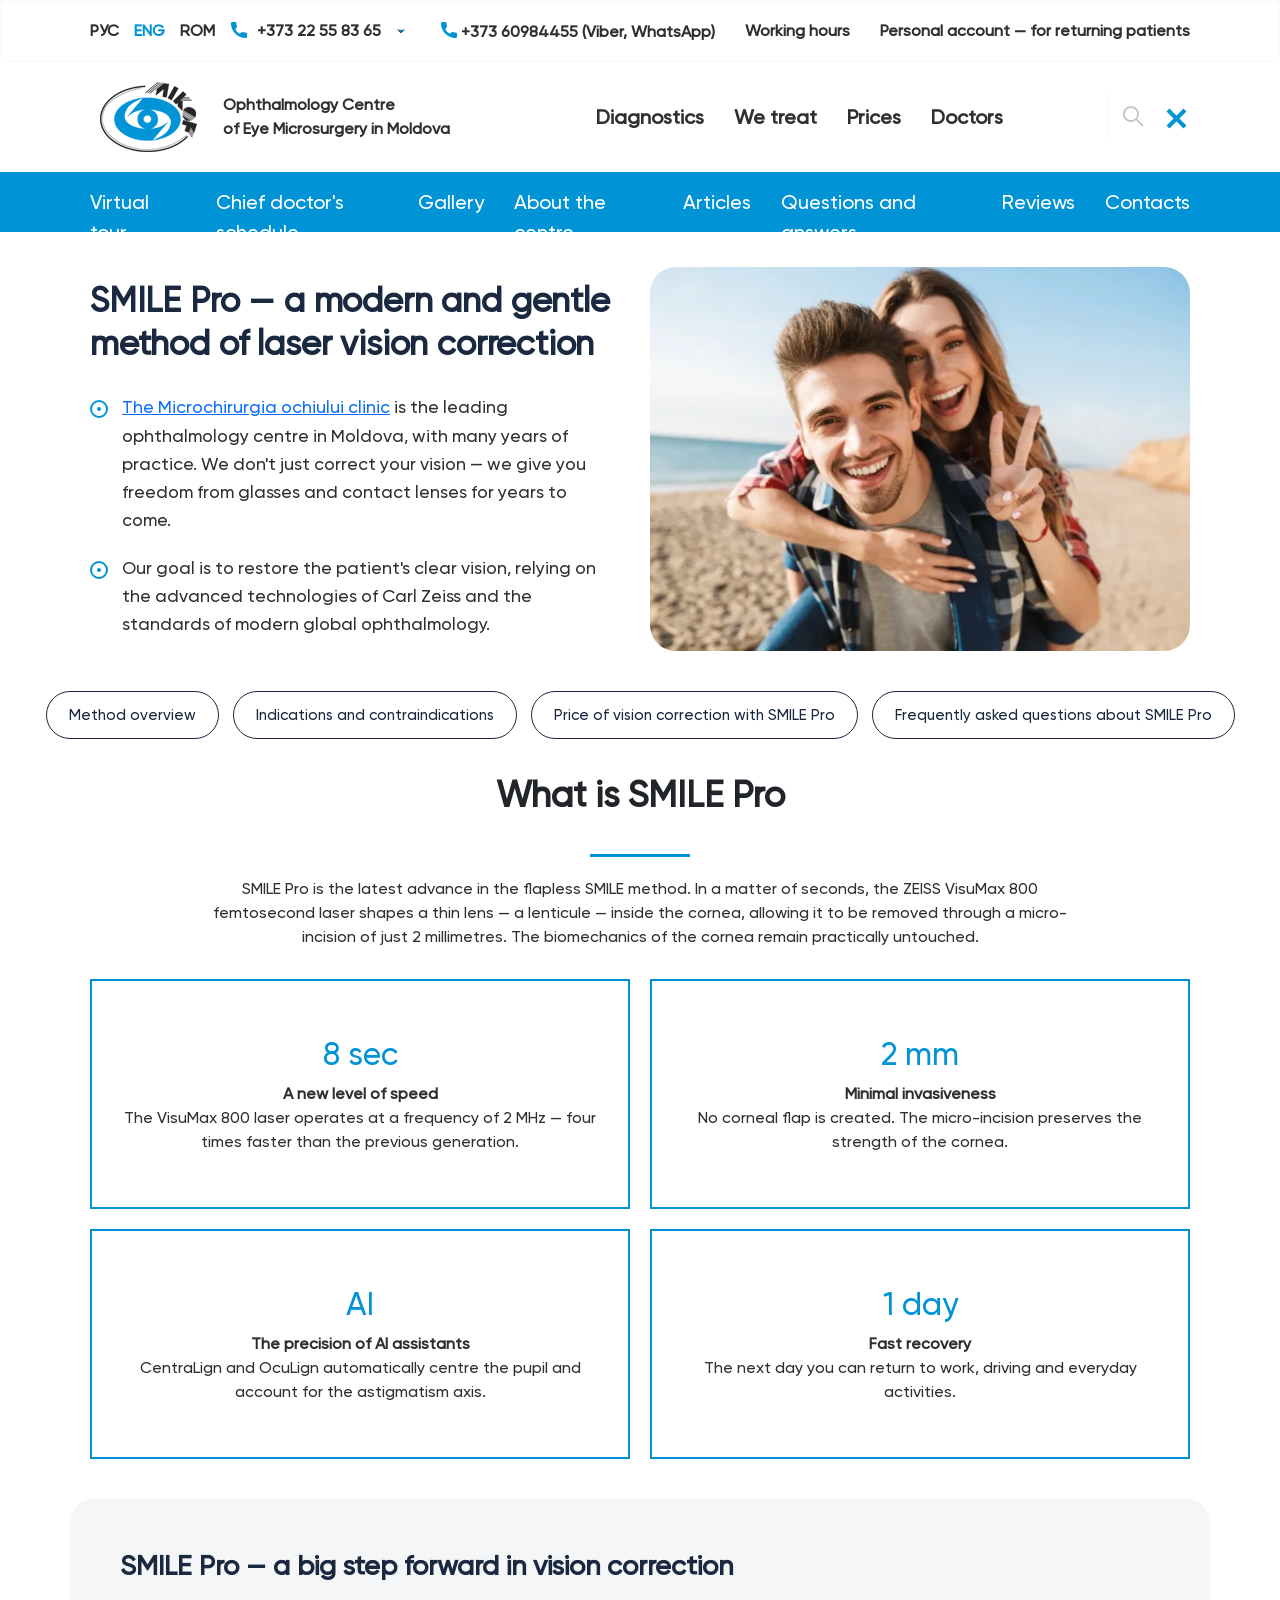
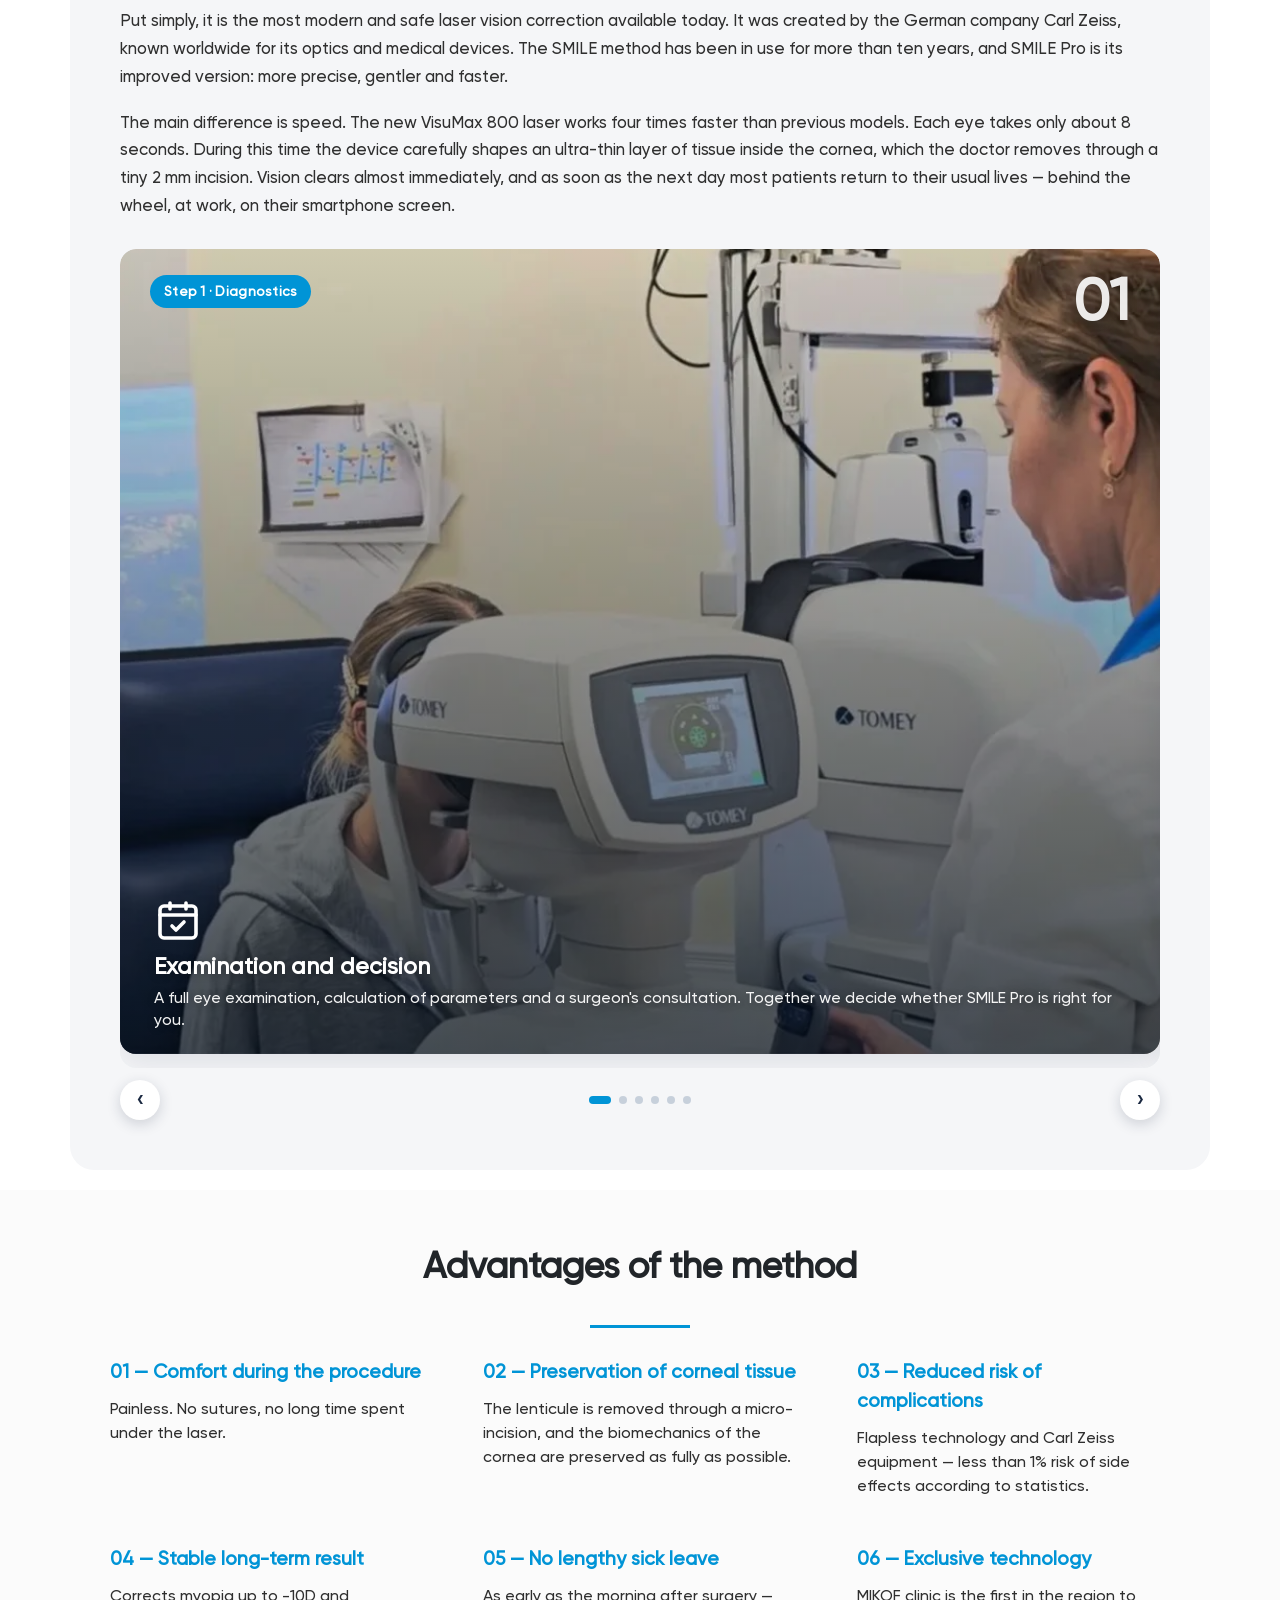
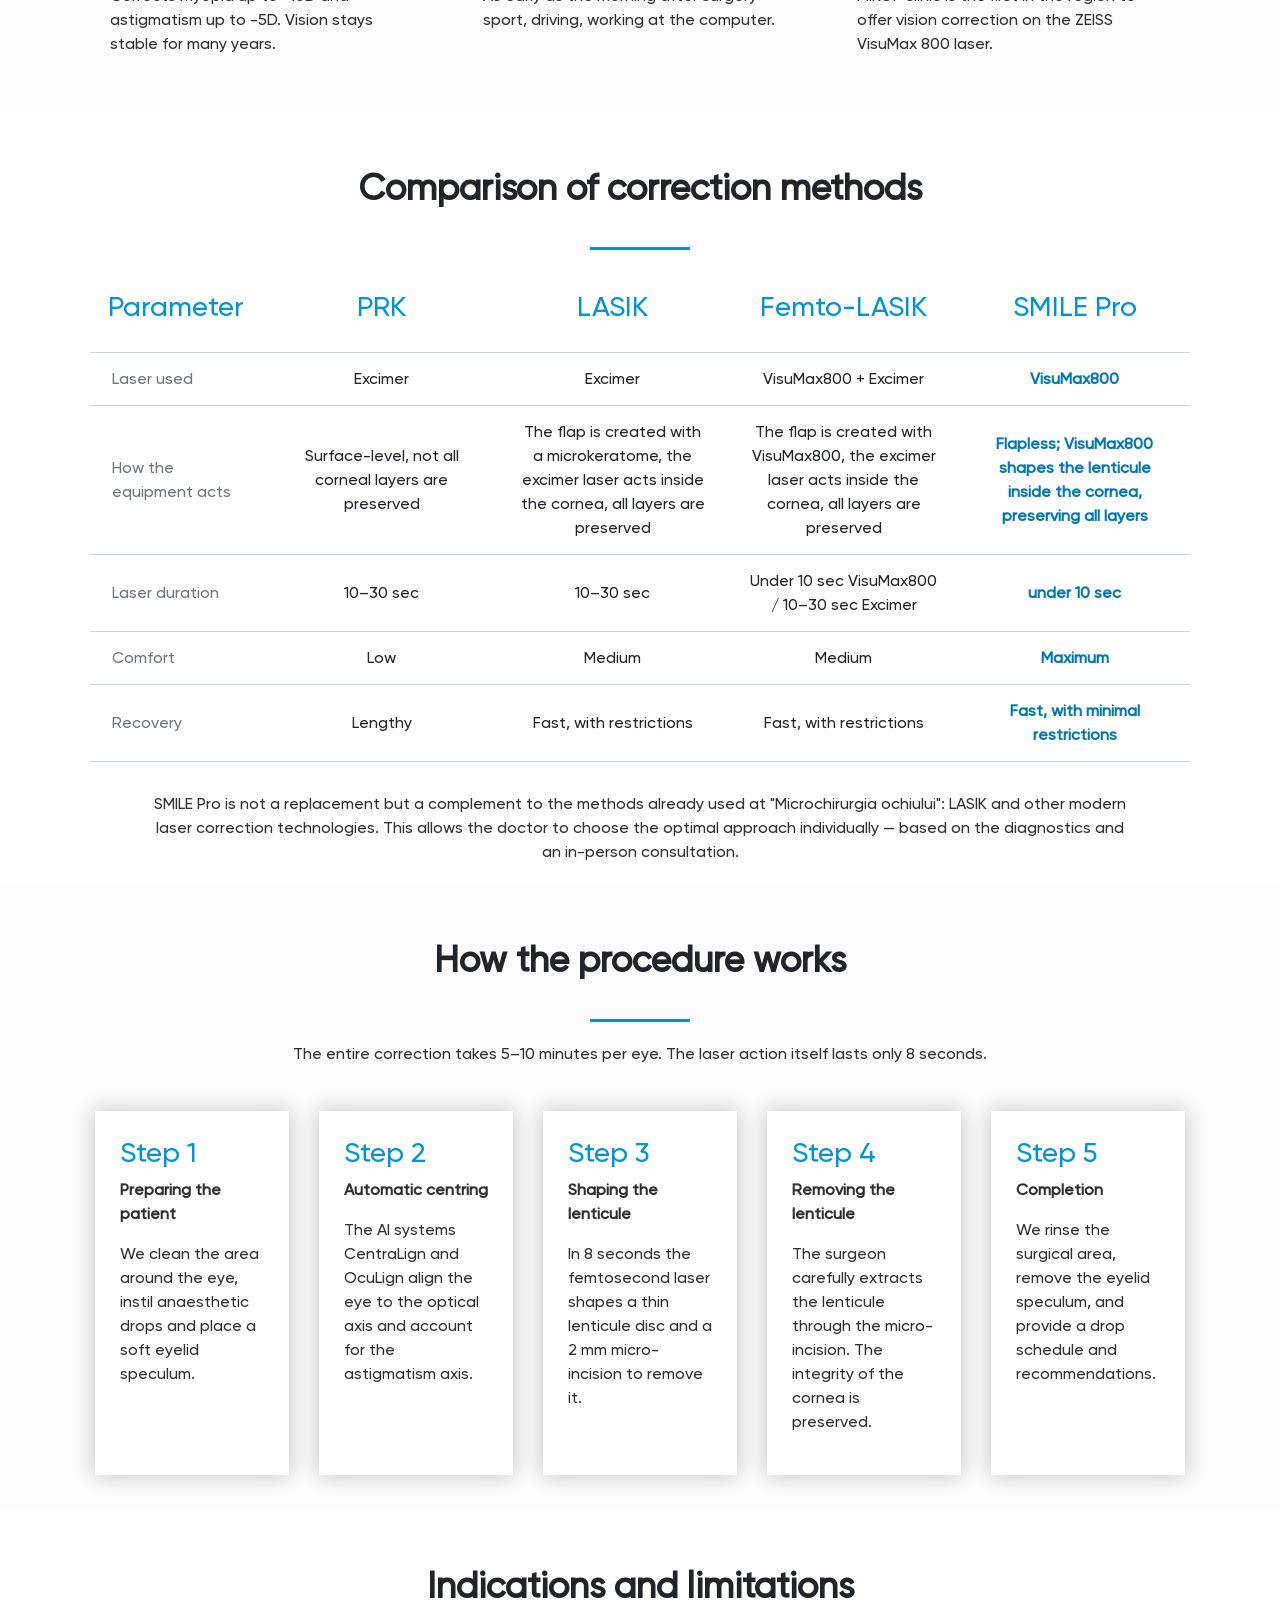
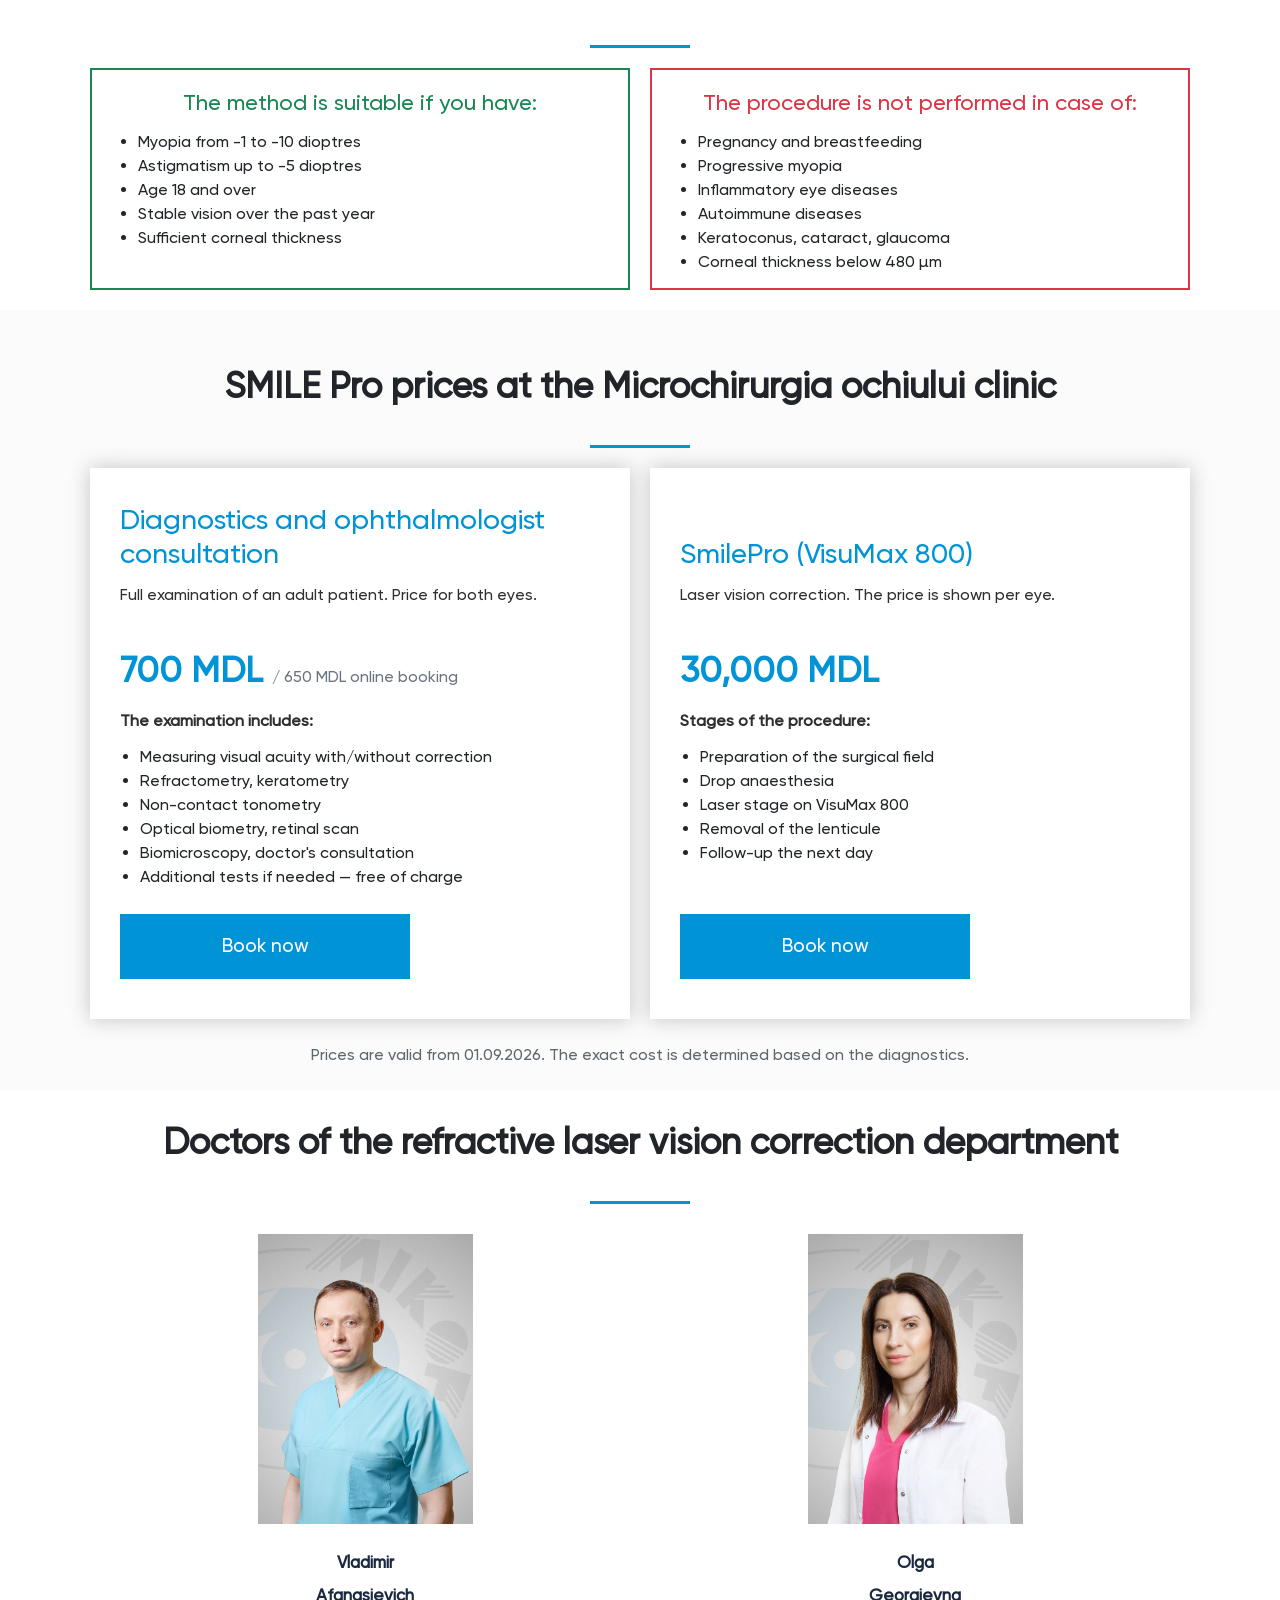
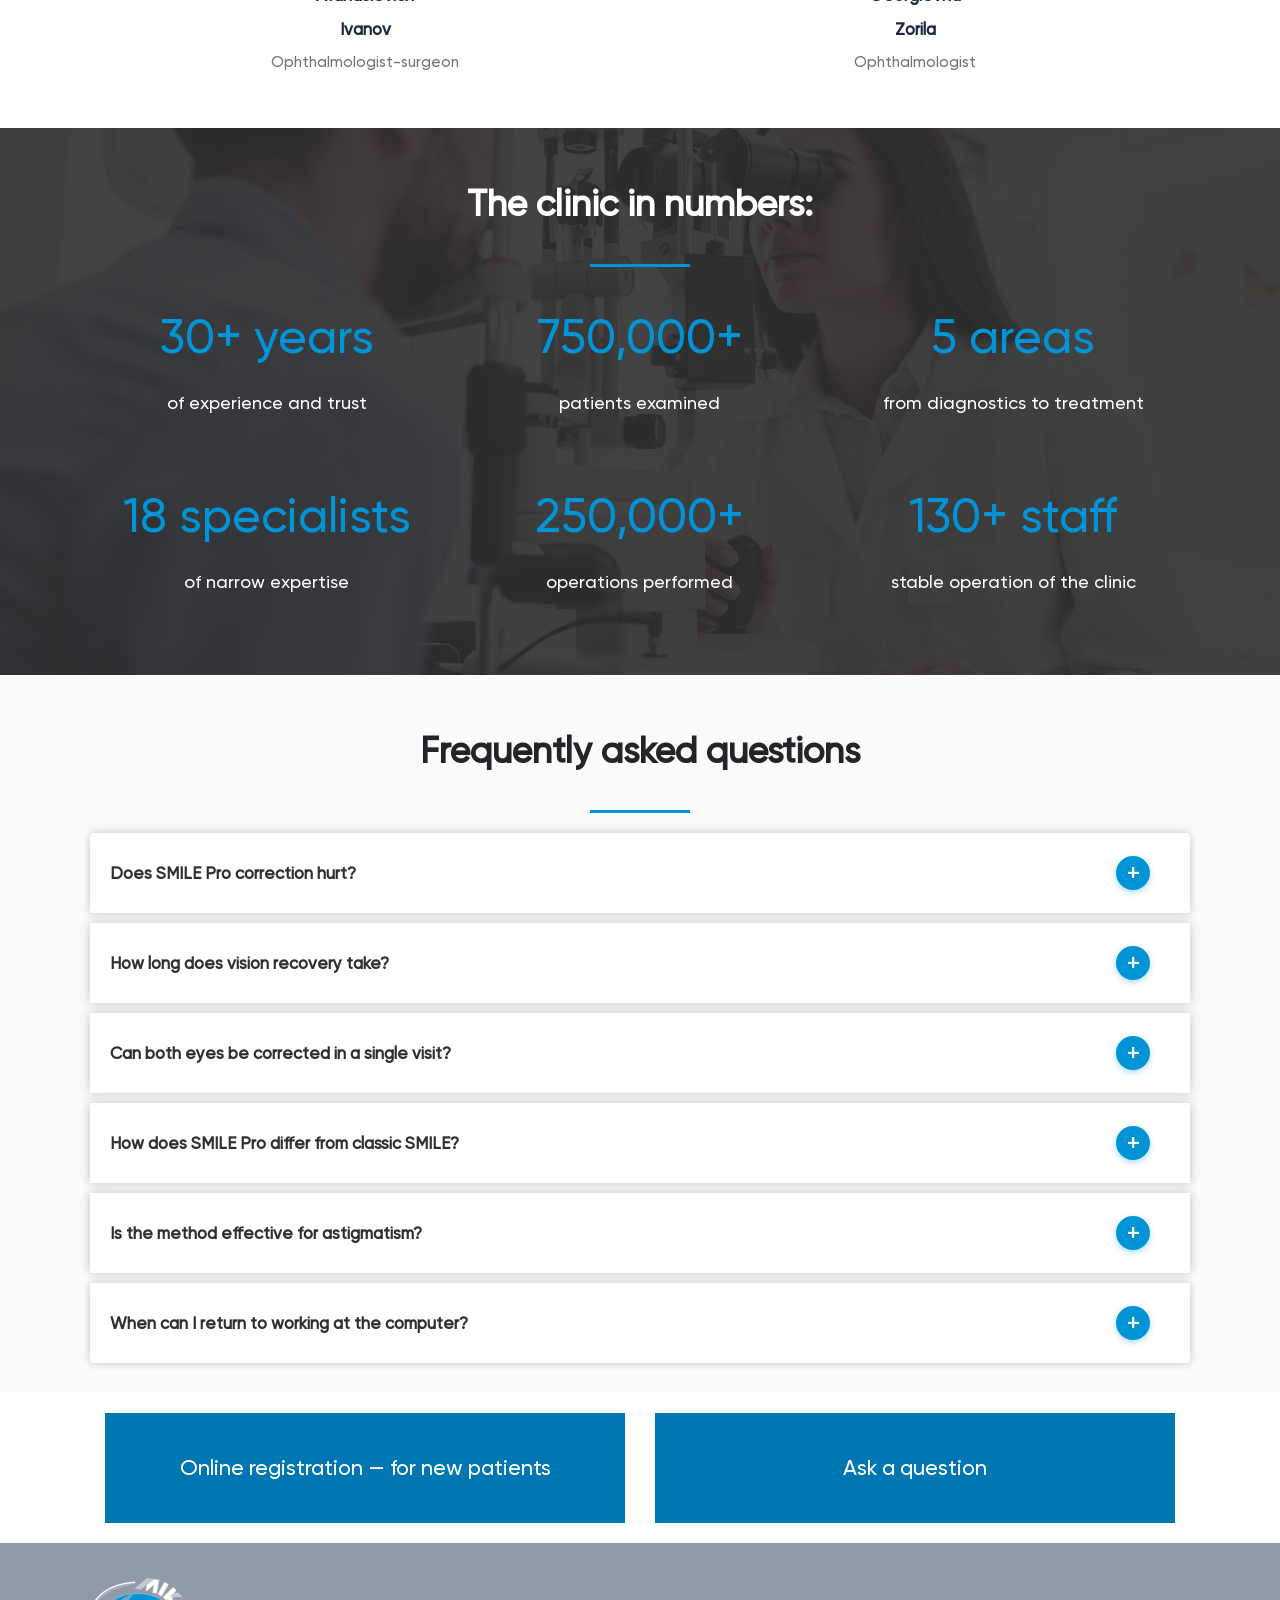
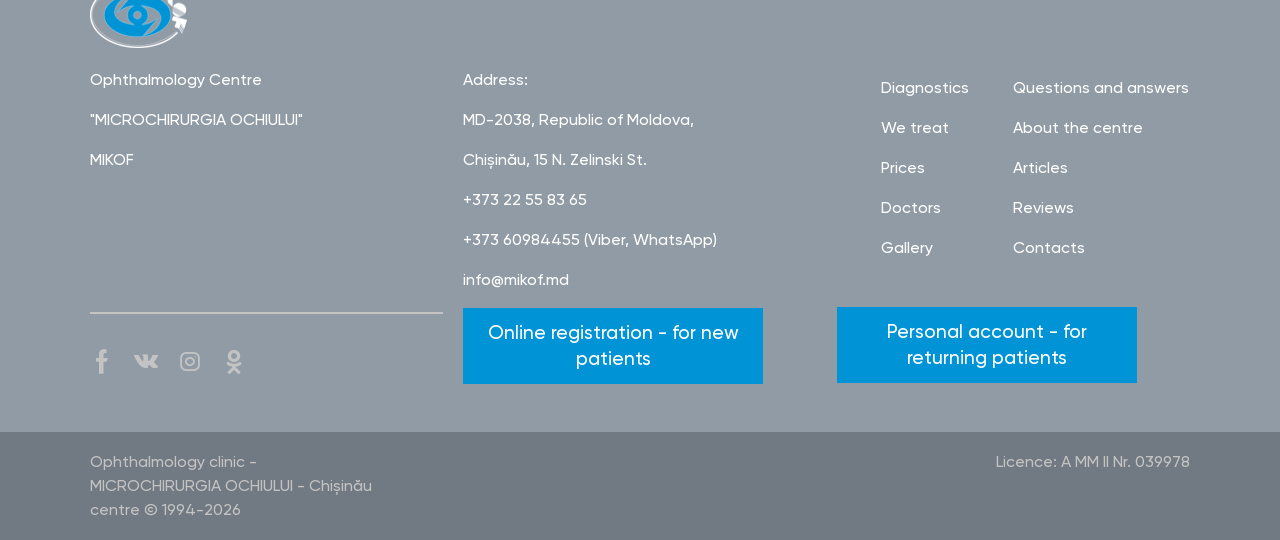
<file: index.html>
<!DOCTYPE html>
<html lang="ru">
<head>
    <meta charset="UTF-8">
    <meta name="viewport" content="width=device-width, initial-scale=1.0">
    <title>SMILE Pro — VisuMax 800 | MIKOF</title>
    <link rel="canonical" href="https://mikof.md/visumax">
    <link rel="alternate" hreflang="ru" href="https://mikof.md/ru/visumax">
    <link rel="alternate" hreflang="en" href="https://mikof.md/en/visumax">
    <link rel="alternate" hreflang="ro" href="https://mikof.md/visumax">
    <link rel="alternate" hreflang="x-default" href="https://mikof.md/visumax">

    <!-- Определяем язык браузера и сразу перенаправляем -->
    <script>
        (function () {
            var supported = { ru: 'ru/', ro: 'ro/', en: 'en/' };
            var lang = (navigator.language || navigator.userLanguage || 'ru').slice(0, 2).toLowerCase();
            // молдавский (mo) трактуем как румынский
            if (lang === 'mo' || lang === 'md') { lang = 'ro'; }
            var target = supported[lang] || 'ru/';
            window.location.replace('./' + target);
        })();
    </script>
    <!-- Фолбэк, если JavaScript отключён -->
    <meta http-equiv="refresh" content="0; url=./ru/">
</head>
<body>
    <p>Если страница не открылась автоматически, выберите язык:
        <a href="./ru/">Русский</a> ·
        <a href="./ro/">Română</a> ·
        <a href="./en/">English</a>
    </p>
</body>
</html>
</file>
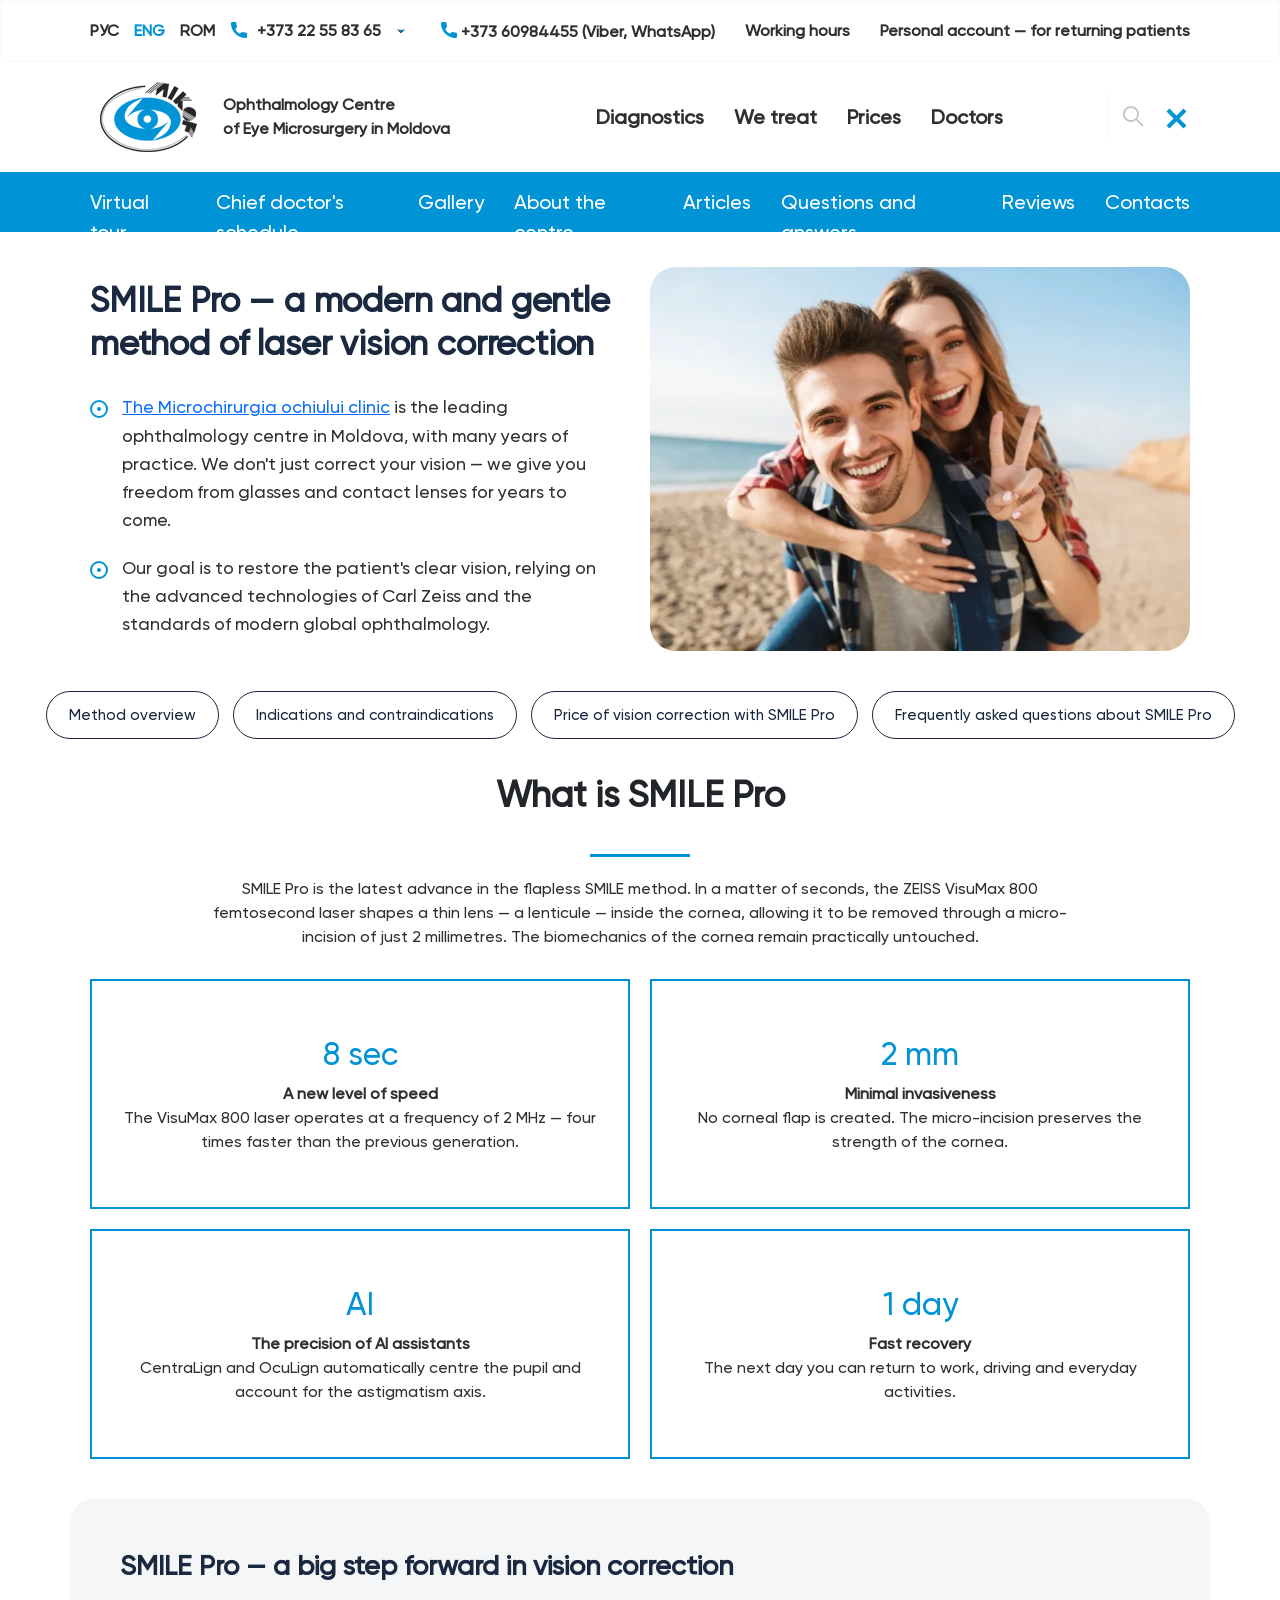
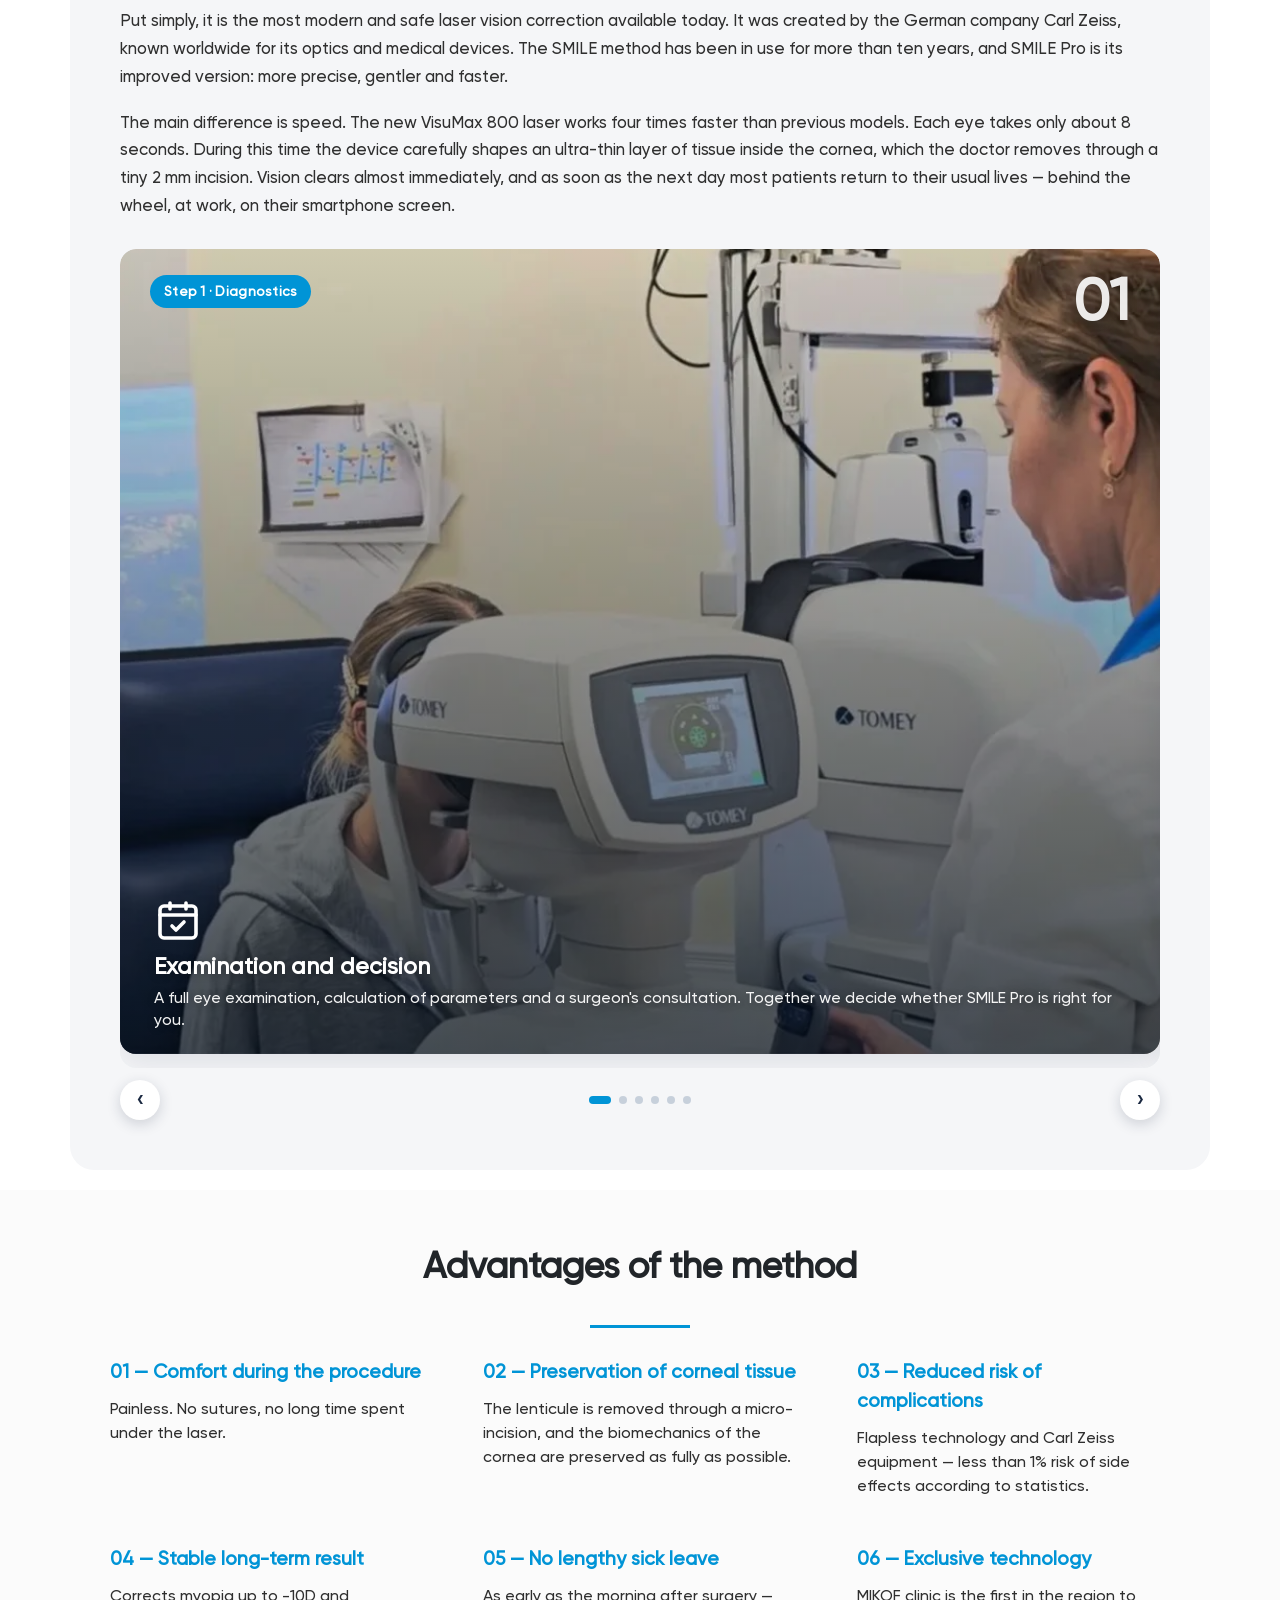
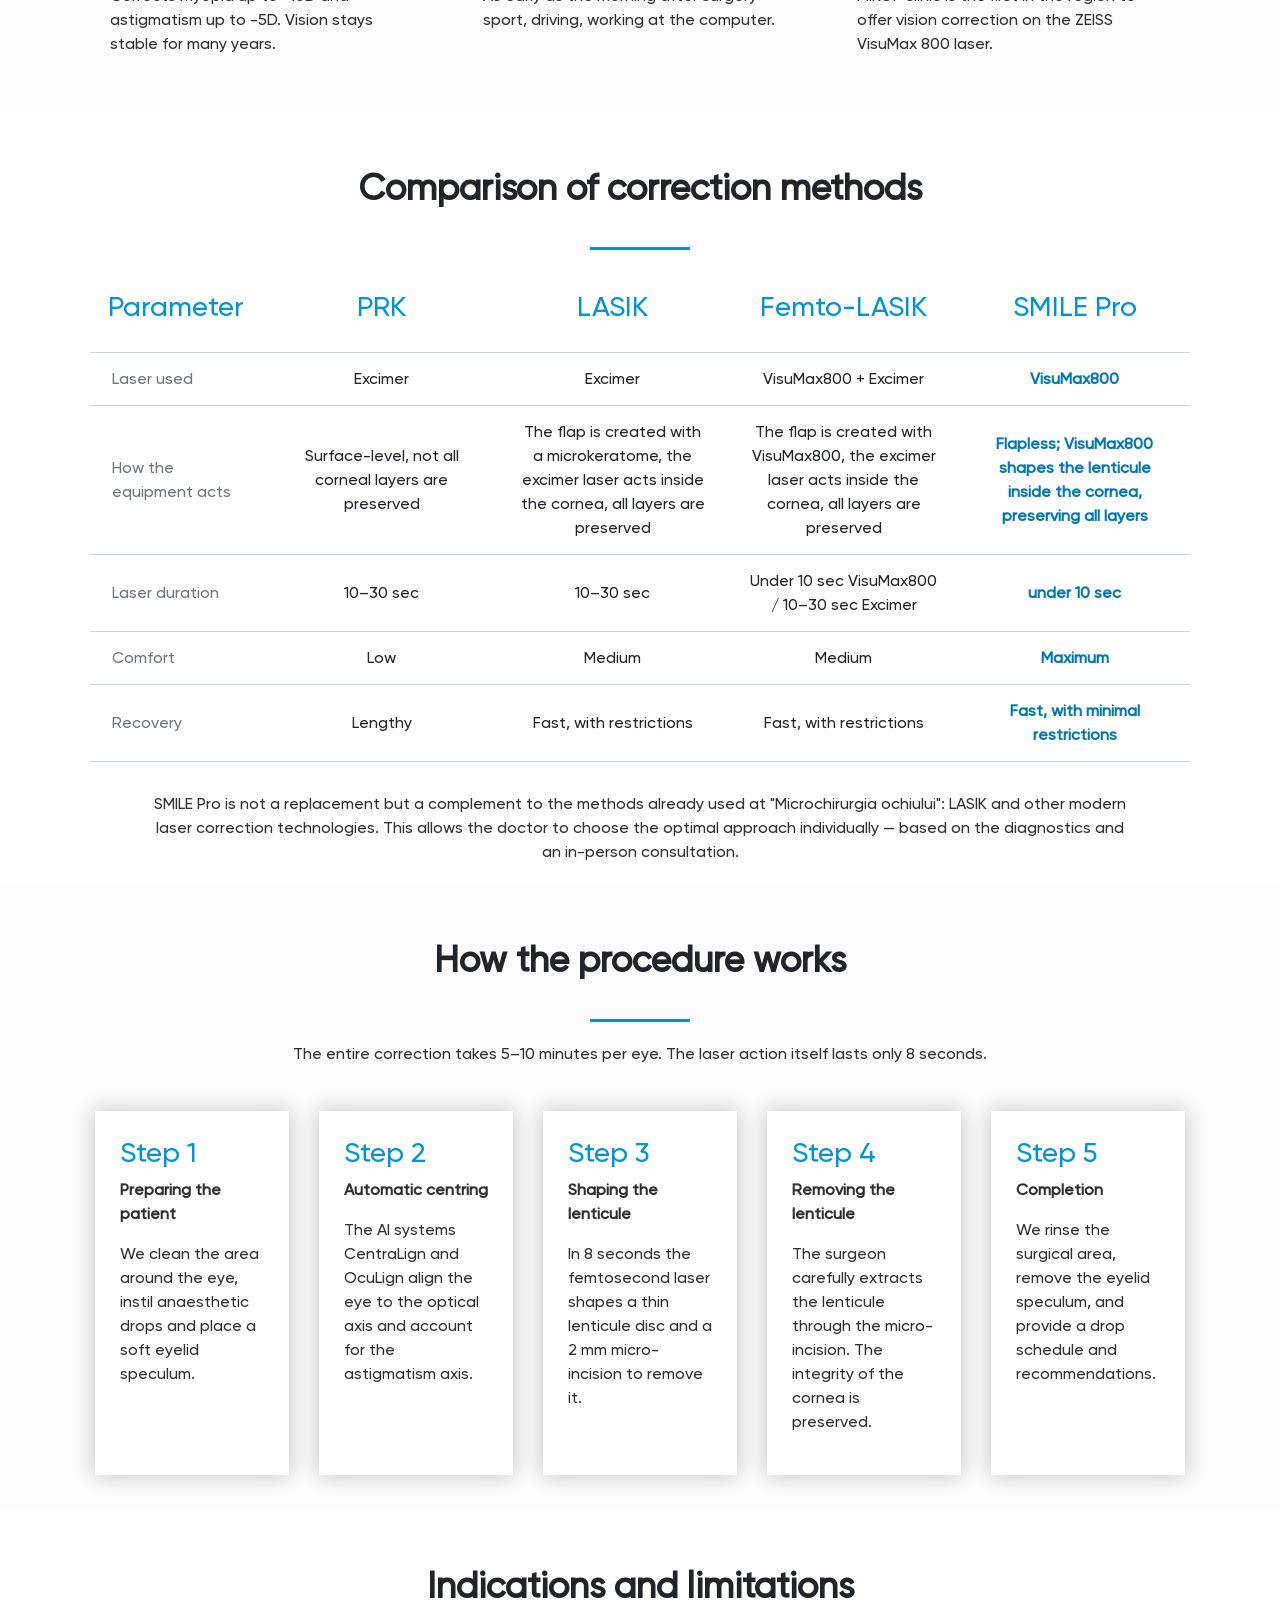
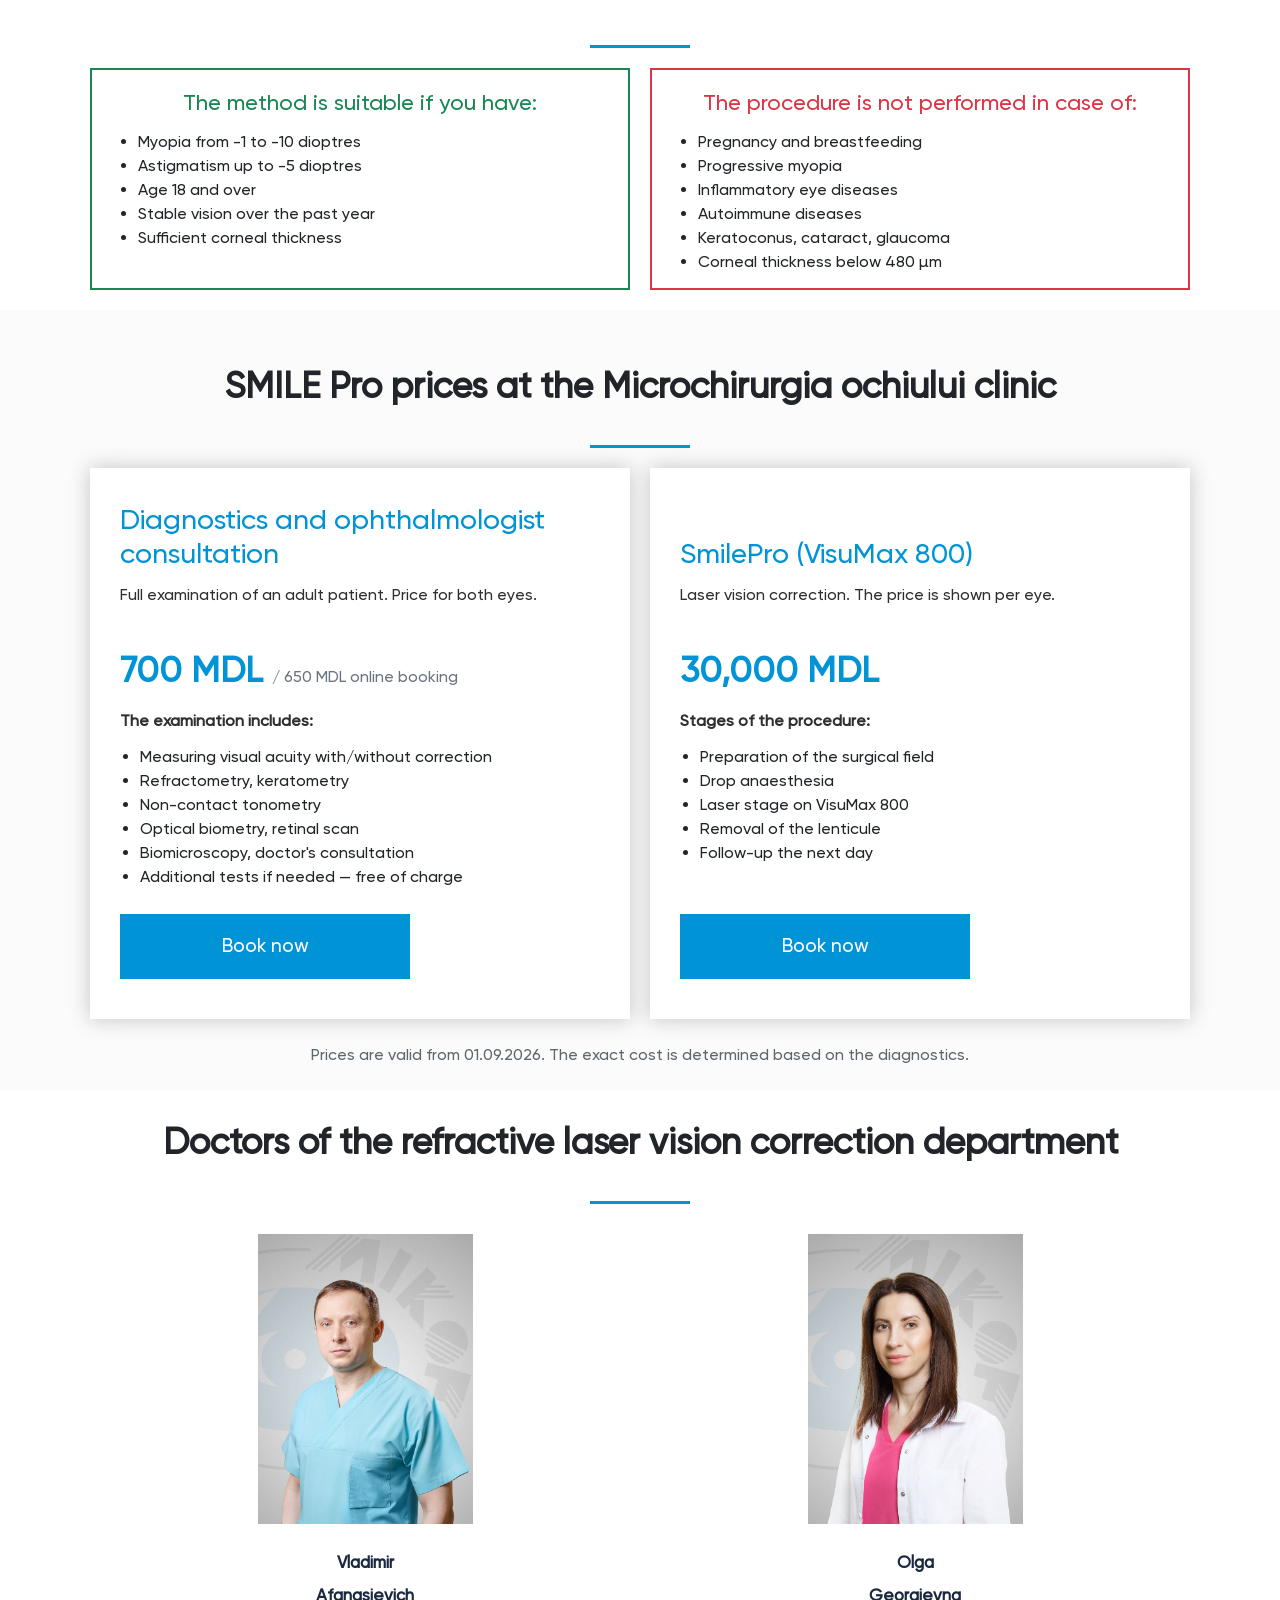
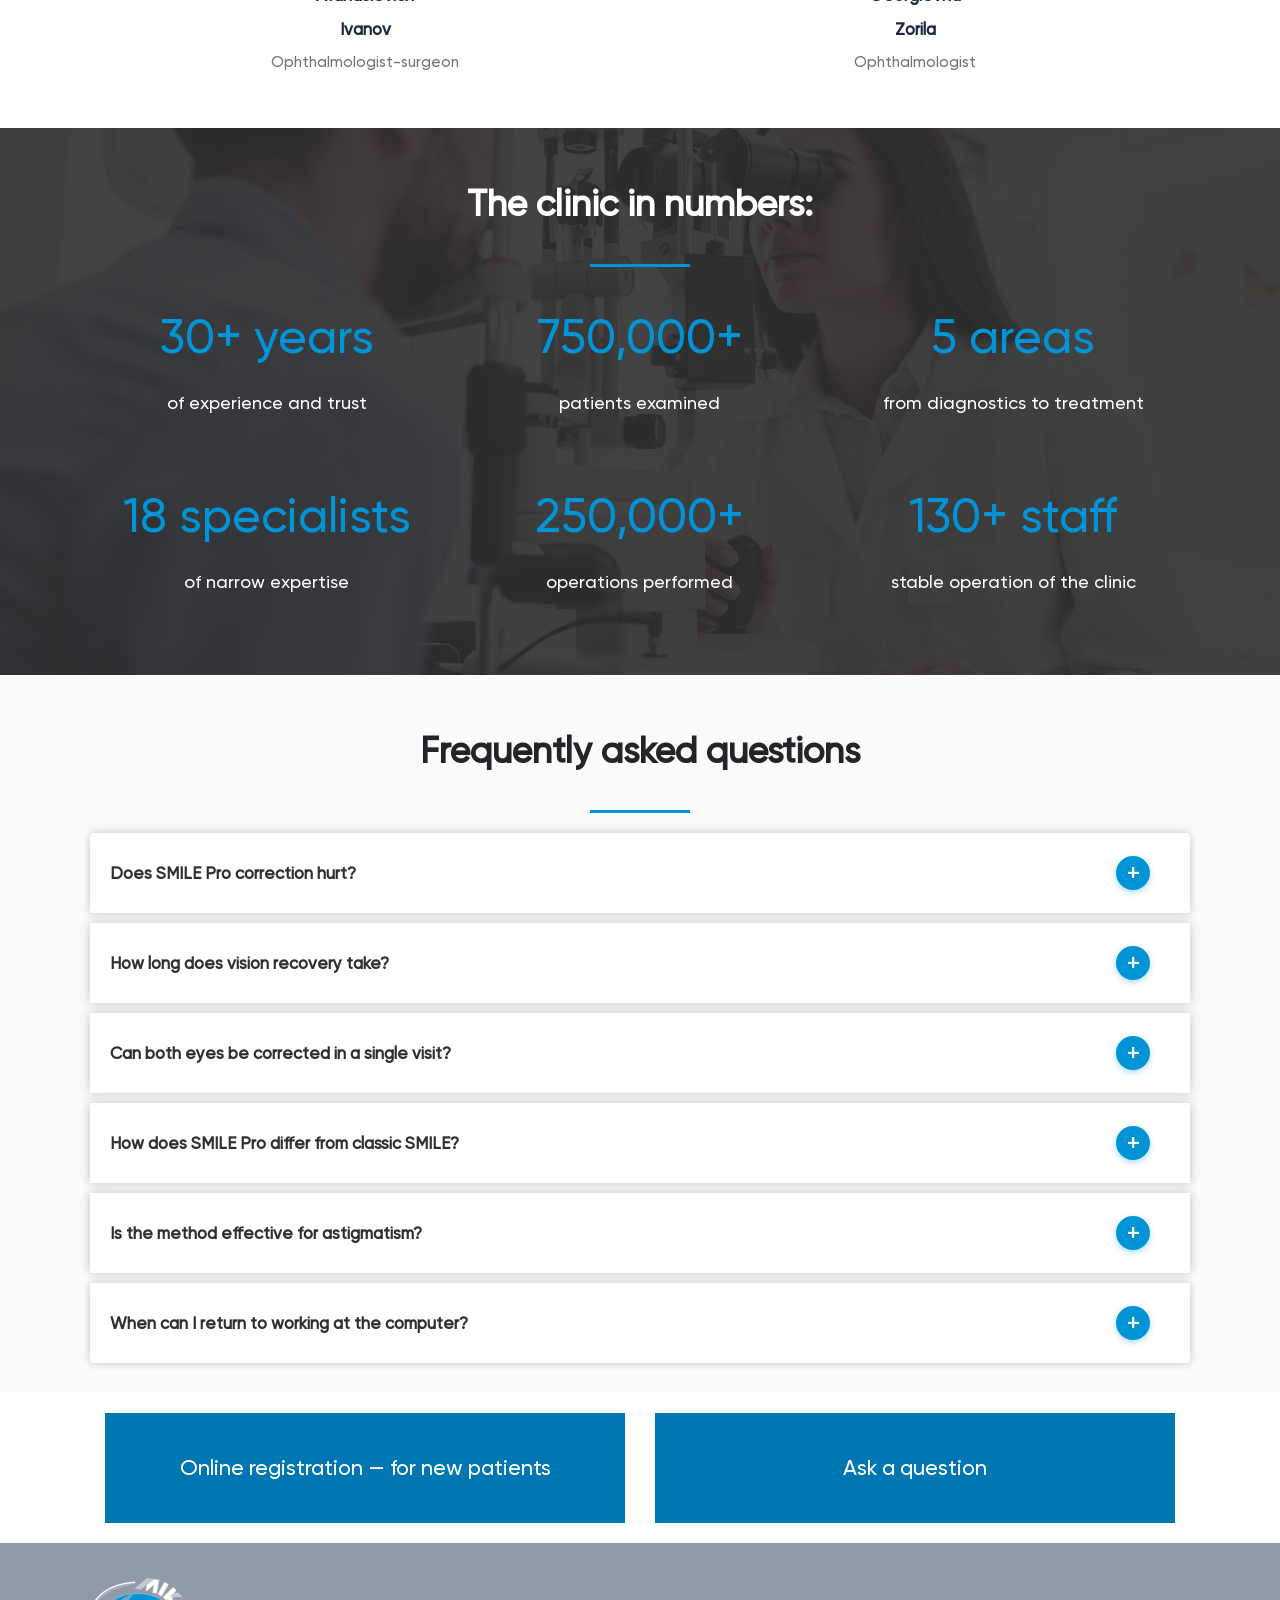
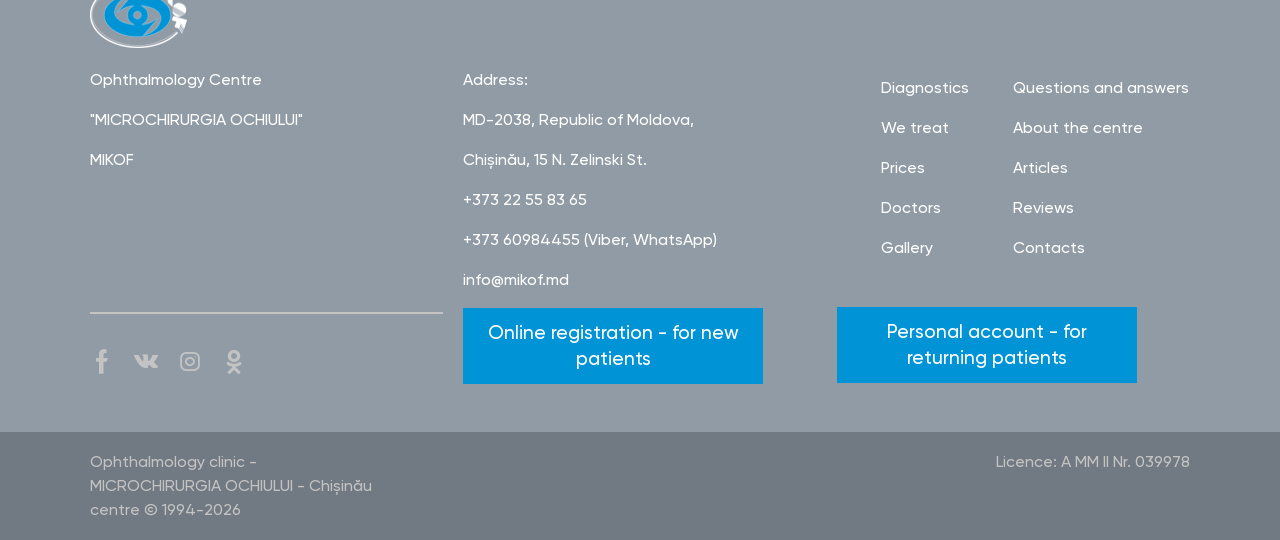
<file: en/index.html>
<!DOCTYPE html>
<html lang="en">
<head>
    <meta charset="UTF-8">
    <meta name="viewport" content="width=device-width, initial-scale=1.0">
    <title>SMILE Pro on VisuMax 800 — laser vision correction | MIKOF</title>
    <meta name="description" content="Laser vision correction with the SMILE Pro method on ZEISS VisuMax 800 equipment at the MIKOF clinic.">
    <link rel="shortcut icon" as="image" href="../assets/img/favicon.ico">

    <link rel="canonical" href="https://mikof.md/en/visumax">
    <link rel="alternate" hreflang="ru" href="https://mikof.md/ru/visumax">
    <link rel="alternate" hreflang="en" href="https://mikof.md/en/visumax">
    <link rel="alternate" hreflang="ro" href="https://mikof.md/visumax">
    <link rel="alternate" hreflang="x-default" href="https://mikof.md/visumax">

    <!-- Open Graph / social & messengers -->
    <meta property="og:type" content="website">
    <meta property="og:site_name" content="MIKOF — Microchirurgia ochiului">
    <meta property="og:title" content="SMILE Pro on VisuMax 800 — laser vision correction | MIKOF">
    <meta property="og:description" content="Laser vision correction with the SMILE Pro method on ZEISS VisuMax 800 equipment at the MIKOF clinic.">
    <meta property="og:url" content="https://mikof.md/en/visumax">
    <meta property="og:image" content="https://mikof.md/assets/img/main_page_banner.png">
    <meta property="og:image:width" content="1280">
    <meta property="og:image:height" content="720">
    <meta property="og:locale" content="en_US">
    <meta property="og:locale:alternate" content="ru_RU">
    <meta property="og:locale:alternate" content="ro_RO">
    <meta name="twitter:card" content="summary_large_image">
    <meta name="twitter:title" content="SMILE Pro on VisuMax 800 — laser vision correction | MIKOF">
    <meta name="twitter:description" content="Laser vision correction with the SMILE Pro method on ZEISS VisuMax 800 equipment at the MIKOF clinic.">
    <meta name="twitter:image" content="https://mikof.md/assets/img/main_page_banner.png">

    <link rel="stylesheet" href="../assets/css/app.css">
    <link rel="stylesheet" href="../assets/css/new-app.css">
    <link rel="stylesheet" href="../assets/css/responsive.css">
    <link rel="stylesheet" href="../styles.css">

    <script type="application/ld+json">
    {
      "@context": "https://schema.org",
      "@type": "MedicalClinic",
      "name": "MIKOF — Microchirurgia ochiului",
      "url": "https://mikof.md/en/visumax",
      "image": "https://mikof.md/assets/img/main_page_banner.png",
      "telephone": "+37322558365",
      "email": "info@mikof.md",
      "medicalSpecialty": "Ophthalmologic",
      "address": {
        "@type": "PostalAddress",
        "streetAddress": "str. N. Zelinski 15",
        "addressLocality": "Chișinău",
        "addressCountry": "MD"
      },
      "makesOffer": {
        "@type": "Offer",
        "priceCurrency": "MDL",
        "price": "30000",
        "url": "https://mikof.md/en/visumax",
        "itemOffered": {
          "@type": "MedicalProcedure",
          "name": "SMILE Pro (VisuMax 800) — laser vision correction"
        }
      }
    }
    </script>
</head>
<body>

<header>
    <nav class="navbar-desktop">

        <div class="navbar-top">
            <div class="container">
                <div class="d-flex justify-content-between align-items-center flex-wrap">

                    <div class="lang">
                        <ul class="nav">
                            <li class="nav-item">
                                <a class="nav-link" href="../ru/">РУС</a>
                            </li>
                            <li class="nav-item">
                                <a class="nav-link active" href="../en/">ENG</a>
                            </li>
                            <li class="nav-item">
                                <a class="nav-link" href="../ro/">ROM</a>
                            </li>
                        </ul>
                    </div>

                    <div>
                        <ul class="navbar-nav flex-row align-items-center">
                            <li class="nav-item dropdown_info-contacts-link">
                                <a class="nav-link phone phone_desktop" href="tel:+37322558365">
                                    <span class="icon-phone-call"></span>
                                    +373 22 55 83 65
                                    <svg class="svg-icon svg-icon_arr-bott link-box__icon dropdown_icon" viewBox="0 0 24 24" fill="none" xmlns="http://www.w3.org/2000/svg" width="14" height="14"><path d="M7 10L12 15L17 10" stroke="#000000" stroke-width="1.5" stroke-linecap="round" stroke-linejoin="round"></path></svg>
                                </a>
                            </li>
                            <li class="nav-item">
                                <a class="nav-link phone" href="tel:+37360984455">
                                    <span class="icon-phone-call"></span>
                                    +373 60984455 (Viber, WhatsApp)
                                </a>
                            </li>
                            <li class="nav-item">
                                <a class="nav-link" href="https://mikof.md/ru/contact.shtml" target="_blank" rel="noopener">Working hours</a>
                            </li>
                            <li class="nav-item">
                                <a class="nav-link" href="#" data-bs-toggle="modal" data-bs-target="#exampleModal">Personal account — for returning patients</a>
                            </li>
                        </ul>
                    </div>

                </div>
            </div>
        </div>

        <div class="navbar-center">
            <div class="container">
                <div class="d-flex justify-content-between align-items-center flex-wrap">
                    <div class="d-flex align-items-center">
                        <div class="logo">
                            <a class="navbar-brand" href="#"><img src="../assets/img/logo.png" class="img-fluid" alt="MIKOF"></a>
                        </div>
                        <div class="heading">
                            <p>Ophthalmology Centre</p>
                            <p>of Eye Microsurgery in Moldova</p>
                        </div>
                    </div>
                    <div>
                        <ul id="nav" class="nav">
                            <li class="nav-item">
                                <a class="nav-link" href="#about">Diagnostics</a>
                            </li>
                            <li class="nav-item">
                                <a class="nav-link" href="#advantages">We treat</a>
                            </li>
                            <li class="nav-item">
                                <a class="nav-link" href="#price">Prices</a>
                            </li>
                            <li class="nav-item">
                                <a class="nav-link" href="#doctors">Doctors</a>
                            </li>
                        </ul>
                    </div>

                    <div class="collapse-btn-group d-flex">
                        <div id="search-field" class="search d-flex">
                            <form action="#" class="form-search" id="form-search" onsubmit="return false;">
                                <input id="search-input" type="text" name="phrase" class="search-field form-control" placeholder="Search...">
                                <button type="submit" id="submit-btn" class="submit-btn"><span class="icon-loupe"></span></button>
                            </form>
                            <button id="search-btn" class="search-btn">
                                <span class="icon-loupe"></span>
                            </button>
                        </div>
                        <div id="desk-collapse-btn" class="collapse-btn open">
                            <button class="navbar-toggler">
                                <span></span>
                                <span></span>
                                <span></span>
                            </button>
                        </div>
                    </div>
                </div>
            </div>
        </div>

        <div class="navbar-bootom open" id="navbarNavDesk">
            <div class="container">
                <div class="d-flex justify-content-between align-items-center position-relative">
                    <ul class="nav justify-content-end">
                        <li class="nav-item">
                            <a class="nav-link" href="https://mikof.md/virtualtour/index.html" target="_blank" rel="noopener">Virtual tour</a>
                        </li>
                        <li class="nav-item">
                            <a class="nav-link" href="#doctors">Chief doctor's schedule</a>
                        </li>
                    </ul>

                    <ul class="nav justify-content-end">
                        <li class="nav-item">
                            <a class="nav-link" href="https://mikof.md/ru/gallery.shtml" target="_blank" rel="noopener">Gallery</a>
                        </li>
                        <li class="nav-item">
                            <a class="nav-link" href="https://mikof.md/ru/clinic.shtml" target="_blank" rel="noopener">About the centre</a>
                        </li>
                        <li class="nav-item">
                            <a class="nav-link" href="https://mikof.md/ru/articles.shtml" target="_blank" rel="noopener">Articles</a>
                        </li>
                        <li class="nav-item">
                            <a class="nav-link" href="#faq">Questions and answers</a>
                        </li>
                        <li class="nav-item">
                            <a class="nav-link" href="https://mikof.md/ru/reviews.shtml" target="_blank" rel="noopener">Reviews</a>
                        </li>
                        <li class="nav-item">
                            <a class="nav-link" href="https://mikof.md/ru/contact.shtml" target="_blank" rel="noopener">Contacts</a>
                        </li>
                    </ul>
                </div>
            </div>
        </div>
    </nav>

    <nav class="navbar navbar-expand-md">
        <div class="d-flex justify-content-between align-items-center tabs">
            <div class="d-flex align-items-center">
                <div class="logo">
                    <a class="navbar-brand" href="#"><img src="../assets/img/logo.png" class="img-fluid" alt="MIKOF"></a>
                </div>
                <div class="lang">
                    <ul class="nav">
                        <li class="nav-item">
                            <a class="nav-link" href="../ru/">РУС</a>
                        </li>
                        <li class="nav-item">
                            <a class="nav-link active" href="../en/">ENG</a>
                        </li>
                        <li class="nav-item">
                            <a class="nav-link" href="../ro/">ROM</a>
                        </li>
                    </ul>
                </div>
            </div>
            <div class="d-flex align-items-center">
                <div class="tab phone">
                    <a href="tel:+37322558365"><span class="icon-phone-call"></span></a>
                </div>
                <div class="tab">
                    <div id="mobile-search-btn" class="search-tab">
                        <span class="icon-loupe"></span>
                    </div>
                </div>
                <div id="collapse-btn" class="tab collapse-btn">
                    <button class="navbar-toggler" type="button" data-bs-toggle="collapse" data-bs-target="#navbarNav" aria-controls="navbarNav" aria-expanded="false" aria-label="Menu">
                        <span></span>
                        <span></span>
                        <span></span>
                    </button>
                </div>
            </div>
        </div>

        <div class="collapse navbar-collapse" id="navbarNav">
            <ul class="navbar-nav">
                <li class="nav-item"><a class="nav-link" href="#about">Diagnostics</a></li>
                <li class="nav-item"><a class="nav-link" href="#advantages">We treat</a></li>
                <li class="nav-item"><a class="nav-link" href="#price">Prices</a></li>
                <li class="nav-item"><a class="nav-link" href="#doctors">Doctors</a></li>
                <li class="nav-item"><a class="nav-link" href="https://mikof.md/ru/gallery.shtml" target="_blank" rel="noopener">Gallery</a></li>
                <li class="nav-item"><a class="nav-link" href="https://mikof.md/ru/clinic.shtml" target="_blank" rel="noopener">About the centre</a></li>
                <li class="nav-item"><a class="nav-link" href="https://mikof.md/ru/articles.shtml" target="_blank" rel="noopener">Articles</a></li>
                <li class="nav-item"><a class="nav-link" href="#faq">Questions and answers</a></li>
                <li class="nav-item"><a class="nav-link" href="https://mikof.md/ru/reviews.shtml" target="_blank" rel="noopener">Reviews</a></li>
                <li class="nav-item"><a class="nav-link" href="https://mikof.md/ru/contact.shtml" target="_blank" rel="noopener">Contacts</a></li>
            </ul>
        </div>
    </nav>
</header>

<main>

    <!-- INTRO -->
    <section class="intro-smile">
        <div class="container">
            <div class="row align-items-center">
                <div class="col-md-6">
                    <div class="intro-content">
                        <h1 class="intro-title">SMILE Pro — a modern and gentle method of laser vision correction</h1>

                        <ul class="intro-list">
                            <li><a href="https://mikof.md/ru" target="_blank" rel="noopener">The Microchirurgia ochiului clinic</a> is the leading ophthalmology centre in Moldova, with many years of practice. We don't just correct your vision — we give you freedom from glasses and contact lenses for years to come.</li>
                            <li>Our goal is to restore the patient's clear vision, relying on the advanced technologies of Carl Zeiss and the standards of modern global ophthalmology.</li>
                        </ul>
                    </div>
                </div>
                <div class="col-md-6">
                    <div class="intro-photo">
                        <img src="../assets/img/intro-hero.webp" width="684" height="446" fetchpriority="high" alt="MIKOF clinic patient" class="intro-photo__img">
                    </div>
                </div>
            </div>
        </div>
    </section>

    <!-- QUICK NAV PILLS -->
    <section class="intro-nav">
        <div class="container">
            <div class="intro-nav__row">
                <a href="#about" class="intro-nav__pill">Method overview</a>
                <a href="#indications" class="intro-nav__pill">Indications and contraindications</a>
                <a href="#price" class="intro-nav__pill">Price of vision correction with SMILE Pro</a>
                <a href="#faq" class="intro-nav__pill">Frequently asked questions about SMILE Pro</a>
            </div>
        </div>
    </section>

    <!-- ABOUT THE METHOD -->
    <section id="about">
        <div class="container">
            <div class="b-bottom heading-center">
                <h2>What is SMILE Pro</h2>
            </div>
            <p class="text-center" style="max-width: 860px; margin: 0 auto 30px;">SMILE Pro is the latest advance in the flapless SMILE method. In a matter of seconds, the ZEISS VisuMax 800 femtosecond laser shapes a thin lens — a lenticule — inside the cornea, allowing it to be removed through a micro-incision of just 2 millimetres. The biomechanics of the cornea remain practically untouched.</p>

            <div class="row">
                <div class="col-md-3 col-sm-6">
                    <div class="border-block" style="margin: 10px auto; min-height: 230px;">
                        <h3 style="color:#0094d6; font-size: 2rem;">8 sec</h3>
                        <p><b>A new level of speed</b></p>
                        <p>The VisuMax 800 laser operates at a frequency of 2 MHz — four times faster than the previous generation.</p>
                    </div>
                </div>
                <div class="col-md-3 col-sm-6">
                    <div class="border-block" style="margin: 10px auto; min-height: 230px;">
                        <h3 style="color:#0094d6; font-size: 2rem;">2 mm</h3>
                        <p><b>Minimal invasiveness</b></p>
                        <p>No corneal flap is created. The micro-incision preserves the strength of the cornea.</p>
                    </div>
                </div>
                <div class="col-md-3 col-sm-6">
                    <div class="border-block" style="margin: 10px auto; min-height: 230px;">
                        <h3 style="color:#0094d6; font-size: 2rem;">AI</h3>
                        <p><b>The precision of AI assistants</b></p>
                        <p>CentraLign and OcuLign automatically centre the pupil and account for the astigmatism axis.</p>
                    </div>
                </div>
                <div class="col-md-3 col-sm-6">
                    <div class="border-block" style="margin: 10px auto; min-height: 230px;">
                        <h3 style="color:#0094d6; font-size: 2rem;">1 day</h3>
                        <p><b>Fast recovery</b></p>
                        <p>The next day you can return to work, driving and everyday activities.</p>
                    </div>
                </div>
            </div>
        </div>
    </section>

    <!-- SMILE PRO — in plain words + video -->
    <section id="smile-pro-explained" class="smile-explain">
        <div class="container">
            <div class="smile-explain__card">
                <div class="smile-explain__row">
                    <div class="smile-explain__text">
                        <h3 class="smile-explain__title">SMILE Pro — a big step forward in vision correction</h3>
                        <p>Put simply, it is the most modern and safe laser vision correction available today. It was created by the German company Carl Zeiss, known worldwide for its optics and medical devices. The SMILE method has been in use for more than ten years, and SMILE Pro is its improved version: more precise, gentler and faster.</p>
                        <p>The main difference is speed. The new VisuMax 800 laser works four times faster than previous models. Each eye takes only about 8 seconds. During this time the device carefully shapes an ultra-thin layer of tissue inside the cornea, which the doctor removes through a tiny 2 mm incision. Vision clears almost immediately, and as soon as the next day most patients return to their usual lives — behind the wheel, at work, on their smartphone screen.</p>
                    </div>
                    <div class="smile-explain__media">
                        <div class="journey" aria-roledescription="carousel" aria-label="Patient journey by day">
                            <div class="journey__track" id="journeyTrack">
                                <article class="journey__slide">
                                    <img class="journey__bg" loading="lazy" src="../assets/img/journey/01.webp" alt="Eye diagnostics before SMILE Pro">
                                    <span class="journey__day">Step 1 · Diagnostics</span>
                                    <span class="journey__num" aria-hidden="true">01</span>
                                    <span class="journey__icon"><svg viewBox="0 0 24 24" fill="none" stroke="currentColor" stroke-width="1.8" stroke-linecap="round" stroke-linejoin="round"><rect x="3" y="4.5" width="18" height="16" rx="2"/><path d="M3 9h18M8 3v3M16 3v3M9 14.5l2 2 4-4"/></svg></span>
                                    <h4 class="journey__title">Examination and decision</h4>
                                    <p class="journey__text">A full eye examination, calculation of parameters and a surgeon's consultation. Together we decide whether SMILE Pro is right for you.</p>
                                </article>
                                <article class="journey__slide">
                                    <img class="journey__bg" loading="lazy" src="../assets/img/journey/02.webp" alt="SMILE Pro laser correction in the operating room">
                                    <span class="journey__day">Surgery day</span>
                                    <span class="journey__num" aria-hidden="true">02</span>
                                    <span class="journey__icon"><svg viewBox="0 0 24 24" fill="none" stroke="currentColor" stroke-width="1.8" stroke-linecap="round" stroke-linejoin="round"><circle cx="12" cy="12" r="9"/><path d="M12 7.5V12l3 2"/></svg></span>
                                    <h4 class="journey__title">Correction in 8 seconds</h4>
                                    <p class="journey__text">Painless, under drop anaesthesia. The VisuMax 800 laser works about 8 seconds per eye. You can go home within an hour.</p>
                                </article>
                                <article class="journey__slide">
                                    <img class="journey__bg" loading="lazy" src="../assets/img/journey/03.webp" alt="Follow-up the day after surgery">
                                    <span class="journey__day">Day 1</span>
                                    <span class="journey__num" aria-hidden="true">03</span>
                                    <span class="journey__icon"><svg viewBox="0 0 24 24" fill="none" stroke="currentColor" stroke-width="1.8" stroke-linecap="round" stroke-linejoin="round"><path d="M2 12s3.5-6.5 10-6.5S22 12 22 12s-3.5 6.5-10 6.5S2 12 2 12z"/><circle cx="12" cy="12" r="3"/></svg></span>
                                    <h4 class="journey__title">Check-up and clear vision</h4>
                                    <p class="journey__text">The next day — a follow-up. Most patients already see clearly and return to work and driving.</p>
                                </article>
                                <article class="journey__slide">
                                    <img class="journey__bg" loading="lazy" src="../assets/img/journey/04.webp" alt="Vision recovery in the first week">
                                    <span class="journey__day">Days 2–7</span>
                                    <span class="journey__num" aria-hidden="true">04</span>
                                    <span class="journey__icon"><svg viewBox="0 0 24 24" fill="none" stroke="currentColor" stroke-width="1.8" stroke-linecap="round" stroke-linejoin="round"><path d="M12 3s6 6.5 6 10.5a6 6 0 0 1-12 0C6 9.5 12 3 12 3z"/></svg></span>
                                    <h4 class="journey__title">The first week</h4>
                                    <p class="journey__text">Drops as prescribed and eye hygiene. Temporarily avoid the pool, sauna and contact sports.</p>
                                </article>
                                <article class="journey__slide">
                                    <img class="journey__bg" loading="lazy" src="../assets/img/journey/05.webp" alt="Vision stabilisation and return to an active life">
                                    <span class="journey__day">2–4 weeks</span>
                                    <span class="journey__num" aria-hidden="true">05</span>
                                    <span class="journey__icon"><svg viewBox="0 0 24 24" fill="none" stroke="currentColor" stroke-width="1.8" stroke-linecap="round" stroke-linejoin="round"><path d="M3 12h4l2.5 7 5-14 2.5 7h4"/></svg></span>
                                    <h4 class="journey__title">Stabilisation</h4>
                                    <p class="journey__text">Your vision fully stabilises and you return to full activity — sport, screens, travel.</p>
                                </article>
                                <article class="journey__slide">
                                    <img class="journey__bg" loading="lazy" src="../assets/img/journey/06.webp" alt="Life without glasses after SMILE Pro">
                                    <span class="journey__day">Result</span>
                                    <span class="journey__num" aria-hidden="true">06</span>
                                    <span class="journey__icon"><svg viewBox="0 0 24 24" fill="none" stroke="currentColor" stroke-width="1.8" stroke-linecap="round" stroke-linejoin="round"><circle cx="12" cy="12" r="9"/><path d="M8.5 14.5s1.3 2 3.5 2 3.5-2 3.5-2"/><path d="M9 9.5h.01M15 9.5h.01"/></svg></span>
                                    <h4 class="journey__title">Freedom without glasses</h4>
                                    <p class="journey__text">Clear vision for years — without glasses or contact lenses.</p>
                                    <a href="https://mikof.md/en/online-register" target="_blank" rel="noopener" class="journey__cta">Book a diagnostic</a>
                                </article>
                            </div>
                            <button class="journey__arrow journey__arrow--prev" type="button" aria-label="Previous slide">‹</button>
                            <button class="journey__arrow journey__arrow--next" type="button" aria-label="Next slide">›</button>
                            <div class="journey__dots" id="journeyDots"></div>
                        </div>
                    </div>
                </div>
            </div>
        </div>
    </section>

    <!-- ADVANTAGES -->
    <section id="advantages" class="light-grey-bg">
        <div class="container">
            <div class="b-bottom heading-center">
                <h2>Advantages of the method</h2>
            </div>

            <div class="row">
                <div class="col-md-4">
                    <div class="block-item" style="padding: 20px;">
                        <div class="block-item__title" style="color:#0094d6;">01 — Comfort during the procedure</div>
                        <div class="block-item__body">
                            <p>Painless. No sutures, no long time spent under the laser.</p>
                        </div>
                    </div>
                </div>
                <div class="col-md-4">
                    <div class="block-item" style="padding: 20px;">
                        <div class="block-item__title" style="color:#0094d6;">02 — Preservation of corneal tissue</div>
                        <div class="block-item__body">
                            <p>The lenticule is removed through a micro-incision, and the biomechanics of the cornea are preserved as fully as possible.</p>
                        </div>
                    </div>
                </div>
                <div class="col-md-4">
                    <div class="block-item" style="padding: 20px;">
                        <div class="block-item__title" style="color:#0094d6;">03 — Reduced risk of complications</div>
                        <div class="block-item__body">
                            <p>Flapless technology and Carl Zeiss equipment — less than 1% risk of side effects according to statistics.</p>
                        </div>
                    </div>
                </div>
                <div class="col-md-4">
                    <div class="block-item" style="padding: 20px;">
                        <div class="block-item__title" style="color:#0094d6;">04 — Stable long-term result</div>
                        <div class="block-item__body">
                            <p>Corrects myopia up to -10D and astigmatism up to -5D. Vision stays stable for many years.</p>
                        </div>
                    </div>
                </div>
                <div class="col-md-4">
                    <div class="block-item" style="padding: 20px;">
                        <div class="block-item__title" style="color:#0094d6;">05 — No lengthy sick leave</div>
                        <div class="block-item__body">
                            <p>As early as the morning after surgery — sport, driving, working at the computer.</p>
                        </div>
                    </div>
                </div>
                <div class="col-md-4">
                    <div class="block-item" style="padding: 20px;">
                        <div class="block-item__title" style="color:#0094d6;">06 — Exclusive technology</div>
                        <div class="block-item__body">
                            <p>MIKOF clinic is the first in the region to offer vision correction on the ZEISS VisuMax 800 laser.</p>
                        </div>
                    </div>
                </div>
            </div>
        </div>
    </section>

    <!-- COMPARISON TABLE -->
    <section id="compare">
        <div class="container">
            <div class="b-bottom heading-center">
                <h2>Comparison of correction methods</h2>
            </div>

            <div class="compare-table" style="max-width: 1280px; margin: 0 auto;">
                <table>
                    <colgroup>
                        <col class="col-param">
                        <col class="col-method">
                        <col class="col-method">
                        <col class="col-method">
                        <col class="col-method">
                    </colgroup>
                    <thead>
                        <tr>
                            <th><h3>Parameter</h3></th>
                            <th><h3>PRK</h3></th>
                            <th><h3>LASIK</h3></th>
                            <th><h3>Femto-LASIK</h3></th>
                            <th><h3>SMILE Pro</h3></th>
                        </tr>
                    </thead>
                    <tbody>
                        <tr>
                            <td data-label="Parameter">Laser used</td>
                            <td data-label="PRK">Excimer</td>
                            <td data-label="LASIK">Excimer</td>
                            <td data-label="Femto-LASIK">VisuMax800 + Excimer</td>
                            <td data-label="SMILE Pro" class="cell-pro"><b>VisuMax800</b></td>
                        </tr>
                        <tr>
                            <td data-label="Parameter">How the equipment acts</td>
                            <td data-label="PRK">Surface-level, not all corneal layers are preserved</td>
                            <td data-label="LASIK">The flap is created with a microkeratome, the excimer laser acts inside the cornea, all layers are preserved</td>
                            <td data-label="Femto-LASIK">The flap is created with VisuMax800, the excimer laser acts inside the cornea, all layers are preserved</td>
                            <td data-label="SMILE Pro" class="cell-pro"><b>Flapless; VisuMax800 shapes the lenticule inside the cornea, preserving all layers</b></td>
                        </tr>
                        <tr>
                            <td data-label="Parameter">Laser duration</td>
                            <td data-label="PRK">10–30 sec</td>
                            <td data-label="LASIK">10–30 sec</td>
                            <td data-label="Femto-LASIK">Under 10 sec VisuMax800 / 10–30 sec Excimer</td>
                            <td data-label="SMILE Pro" class="cell-pro"><b>under 10 sec</b></td>
                        </tr>
                        <tr>
                            <td data-label="Parameter">Comfort</td>
                            <td data-label="PRK">Low</td>
                            <td data-label="LASIK">Medium</td>
                            <td data-label="Femto-LASIK">Medium</td>
                            <td data-label="SMILE Pro" class="cell-pro"><b>Maximum</b></td>
                        </tr>
                        <tr>
                            <td data-label="Parameter">Recovery</td>
                            <td data-label="PRK">Lengthy</td>
                            <td data-label="LASIK">Fast, with restrictions</td>
                            <td data-label="Femto-LASIK">Fast, with restrictions</td>
                            <td data-label="SMILE Pro" class="cell-pro"><b>Fast, with minimal restrictions</b></td>
                        </tr>
                    </tbody>
                </table>
            </div>

            <p class="text-center" style="max-width: 980px; margin: 30px auto 0; color: #2f2f2f;">SMILE Pro is not a replacement but a complement to the methods already used at "Microchirurgia ochiului": LASIK and other modern laser correction technologies. This allows the doctor to choose the optimal approach individually — based on the diagnostics and an in-person consultation.</p>
        </div>
    </section>

    <!-- PROCEDURE STEPS -->
    <section id="procedure" class="light-grey-bg">
        <div class="container">
            <div class="b-bottom heading-center">
                <h2>How the procedure works</h2>
            </div>
            <p class="text-center" style="max-width: 800px; margin: 0 auto 30px;">The entire correction takes 5–10 minutes per eye. The laser action itself lasts only 8 seconds.</p>

            <div class="row">
                <div class="col-md-4 col-lg" style="padding: 15px;">
                    <div class="box-shadow" style="padding: 25px; background: #fff; height: 100%;">
                        <h3 style="color:#0094d6;">Step 1</h3>
                        <p><b>Preparing the patient</b></p>
                        <p>We clean the area around the eye, instil anaesthetic drops and place a soft eyelid speculum.</p>
                    </div>
                </div>
                <div class="col-md-4 col-lg" style="padding: 15px;">
                    <div class="box-shadow" style="padding: 25px; background: #fff; height: 100%;">
                        <h3 style="color:#0094d6;">Step 2</h3>
                        <p><b>Automatic centring</b></p>
                        <p>The AI systems CentraLign and OcuLign align the eye to the optical axis and account for the astigmatism axis.</p>
                    </div>
                </div>
                <div class="col-md-4 col-lg" style="padding: 15px;">
                    <div class="box-shadow" style="padding: 25px; background: #fff; height: 100%;">
                        <h3 style="color:#0094d6;">Step 3</h3>
                        <p><b>Shaping the lenticule</b></p>
                        <p>In 8 seconds the femtosecond laser shapes a thin lenticule disc and a 2 mm micro-incision to remove it.</p>
                    </div>
                </div>
                <div class="col-md-4 col-lg" style="padding: 15px;">
                    <div class="box-shadow" style="padding: 25px; background: #fff; height: 100%;">
                        <h3 style="color:#0094d6;">Step 4</h3>
                        <p><b>Removing the lenticule</b></p>
                        <p>The surgeon carefully extracts the lenticule through the micro-incision. The integrity of the cornea is preserved.</p>
                    </div>
                </div>
                <div class="col-md-4 col-lg" style="padding: 15px;">
                    <div class="box-shadow" style="padding: 25px; background: #fff; height: 100%;">
                        <h3 style="color:#0094d6;">Step 5</h3>
                        <p><b>Completion</b></p>
                        <p>We rinse the surgical area, remove the eyelid speculum, and provide a drop schedule and recommendations.</p>
                    </div>
                </div>
            </div>
        </div>
    </section>

    <!-- INDICATIONS -->
    <section id="indications">
        <div class="container">
            <div class="b-bottom heading-center">
                <h2>Indications and limitations</h2>
            </div>

            <div class="row indications-row">
                <div class="col-md-6">
                    <div class="border-block" style="border-color:#198754; max-width: none; margin: 0 0 10px; height: 100%;">
                        <h3 style="color:#198754;">The method is suitable if you have:</h3>
                        <ul>
                            <li>Myopia from -1 to -10 dioptres</li>
                            <li>Astigmatism up to -5 dioptres</li>
                            <li>Age 18 and over</li>
                            <li>Stable vision over the past year</li>
                            <li>Sufficient corneal thickness</li>
                        </ul>
                    </div>
                </div>
                <div class="col-md-6">
                    <div class="border-block" style="border-color:#dc3545; max-width: none; margin: 0 0 10px; height: 100%;">
                        <h3 style="color:#dc3545;">The procedure is not performed in case of:</h3>
                        <ul>
                            <li>Pregnancy and breastfeeding</li>
                            <li>Progressive myopia</li>
                            <li>Inflammatory eye diseases</li>
                            <li>Autoimmune diseases</li>
                            <li>Keratoconus, cataract, glaucoma</li>
                            <li>Corneal thickness below 480 µm</li>
                        </ul>
                    </div>
                </div>
            </div>
        </div>
    </section>

    <!-- PRICE -->
    <section id="price" class="light-grey-bg">
        <div class="container">
            <div class="b-bottom heading-center">
                <h2>SMILE Pro prices at the Microchirurgia ochiului clinic</h2>
            </div>

            <div class="row">
                <div class="col-md-6">
                    <div class="box-shadow" style="background:#fff; padding: 35px 30px; margin: 0 0 15px; height: 100%;">
                        <h3 style="color:#0094d6;">Diagnostics and ophthalmologist consultation</h3>
                        <p>Full examination of an adult patient. Price for both eyes.</p>
                        <p style="font-size: 2.2rem; color:#0094d6;"><b>700 MDL</b> <span style="font-size: 1rem; color:#6c757d;">/ 650 MDL online booking</span></p>
                        <p><b>The examination includes:</b></p>
                        <ul>
                            <li>Measuring visual acuity with/without correction</li>
                            <li>Refractometry, keratometry</li>
                            <li>Non-contact tonometry</li>
                            <li>Optical biometry, retinal scan</li>
                            <li>Biomicroscopy, doctor's consultation</li>
                            <li>Additional tests if needed — free of charge</li>
                        </ul>
                        <div class="button">
                            <a href="#booking" class="btn btn-primary">Book now</a>
                        </div>
                    </div>
                </div>
                <div class="col-md-6">
                    <div class="box-shadow" style="background:#fff; padding: 35px 30px; margin: 0 0 15px; height: 100%;">
                        <h3 style="color:#0094d6;">SmilePro (VisuMax 800)</h3>
                        <p>Laser vision correction. The price is shown per eye.</p>
                        <p style="font-size: 2.2rem; color:#0094d6;"><b>30,000 MDL</b></p>
                        <p><b>Stages of the procedure:</b></p>
                        <ul>
                            <li>Preparation of the surgical field</li>
                            <li>Drop anaesthesia</li>
                            <li>Laser stage on VisuMax 800</li>
                            <li>Removal of the lenticule</li>
                            <li>Follow-up the next day</li>
                        </ul>
                        <div class="button">
                            <a href="#booking" class="btn btn-primary">Book now</a>
                        </div>
                    </div>
                </div>
            </div>
            <p class="text-center text-light-grey price-note">Prices are valid from 01.09.2026. The exact cost is determined based on the diagnostics.</p>
        </div>
    </section>

    <!-- DOCTORS -->
    <section id="doctors" class="our-team">
        <div class="container">
            <div class="b-bottom text-center heading-center">
                <h2>Doctors of the refractive laser vision correction department</h2>
            </div>

            <div class="row justify-content-center">
                <div class="col-md-4 col-sm-6 our-team-item">
                    <div class="our-team-img">
                        <img loading="lazy" src="../assets/img/doctors/ivanov.jpg" alt="Vladimir Afanasievich Ivanov">
                    </div>
                    <div class="our-team-body">
                        <h3 class="our-team-title"><a href="#booking">Vladimir<br>Afanasievich<br>Ivanov</a></h3>
                        <p class="our-team-text">Ophthalmologist-surgeon</p>
                    </div>
                </div>
                <div class="col-md-4 col-sm-6 our-team-item">
                    <div class="our-team-img">
                        <img loading="lazy" src="../assets/img/doctors/zorila.jpg" alt="Olga Georgievna Zorila">
                    </div>
                    <div class="our-team-body">
                        <h3 class="our-team-title"><a href="#booking">Olga<br>Georgievna<br>Zorila</a></h3>
                        <p class="our-team-text">Ophthalmologist</p>
                    </div>
                </div>
            </div>
        </div>
    </section>

    <!-- CLINIC IN NUMBERS -->
    <section id="stats" class="about-us">
        <div class="container">
            <div class="b-bottom heading-center">
                <h2>The clinic in numbers:</h2>
            </div>
            <div class="row">
                <div class="col-6 col-md-4 about-us-item">
                    <h2>30+ years</h2>
                    <p>of experience and trust</p>
                </div>
                <div class="col-6 col-md-4 about-us-item">
                    <h2>750,000+</h2>
                    <p>patients examined</p>
                </div>
                <div class="col-6 col-md-4 about-us-item">
                    <h2>5 areas</h2>
                    <p>from diagnostics to treatment</p>
                </div>
                <div class="col-6 col-md-4 about-us-item">
                    <h2>18 specialists</h2>
                    <p>of narrow expertise</p>
                </div>
                <div class="col-6 col-md-4 about-us-item">
                    <h2>250,000+</h2>
                    <p>operations performed</p>
                </div>
                <div class="col-6 col-md-4 about-us-item">
                    <h2>130+ staff</h2>
                    <p>stable operation of the clinic</p>
                </div>
            </div>
        </div>
    </section>

    <!-- FAQ -->
    <section id="faq" class="questions">
        <div class="container">
            <div class="b-bottom heading-center">
                <h2>Frequently asked questions</h2>
            </div>

            <div class="accordion" id="faqAccordion">
                <div class="accordion-item">
                    <h2 class="accordion-header">
                        <button class="accordion-button collapsed" type="button" data-bs-toggle="collapse" data-bs-target="#faq1">
                            <div>Does SMILE Pro correction hurt? <span>+</span></div>
                        </button>
                    </h2>
                    <div id="faq1" class="accordion-collapse collapse" data-bs-parent="#faqAccordion">
                        <div class="accordion-body">
                            <p>The procedure is virtually painless thanks to drop anaesthesia. Most patients feel only a slight pressure during the 8 seconds of laser action.</p>
                        </div>
                    </div>
                </div>

                <div class="accordion-item">
                    <h2 class="accordion-header">
                        <button class="accordion-button collapsed" type="button" data-bs-toggle="collapse" data-bs-target="#faq2">
                            <div>How long does vision recovery take? <span>+</span></div>
                        </button>
                    </h2>
                    <div id="faq2" class="accordion-collapse collapse" data-bs-parent="#faqAccordion">
                        <div class="accordion-body">
                            <p>Clarity returns within the first hours after surgery and improves significantly the next day, allowing you to return to work, driving and everyday tasks. Stabilisation occurs within 2–4 weeks.</p>
                        </div>
                    </div>
                </div>

                <div class="accordion-item">
                    <h2 class="accordion-header">
                        <button class="accordion-button collapsed" type="button" data-bs-toggle="collapse" data-bs-target="#faq3">
                            <div>Can both eyes be corrected in a single visit? <span>+</span></div>
                        </button>
                    </h2>
                    <div id="faq3" class="accordion-collapse collapse" data-bs-parent="#faqAccordion">
                        <div class="accordion-body">
                            <p>Yes. SMILE Pro allows both eyes to be corrected on the same day — this is convenient and shortens the overall recovery period.</p>
                        </div>
                    </div>
                </div>

                <div class="accordion-item">
                    <h2 class="accordion-header">
                        <button class="accordion-button collapsed" type="button" data-bs-toggle="collapse" data-bs-target="#faq4">
                            <div>How does SMILE Pro differ from classic SMILE? <span>+</span></div>
                        </button>
                    </h2>
                    <div id="faq4" class="accordion-collapse collapse" data-bs-parent="#faqAccordion">
                        <div class="accordion-body">
                            <p>SMILE Pro is performed on the new VisuMax 800 laser at a frequency of 2 MHz — four times faster than the previous generation, and it provides more precise centring thanks to AI assistants.</p>
                        </div>
                    </div>
                </div>

                <div class="accordion-item">
                    <h2 class="accordion-header">
                        <button class="accordion-button collapsed" type="button" data-bs-toggle="collapse" data-bs-target="#faq5">
                            <div>Is the method effective for astigmatism? <span>+</span></div>
                        </button>
                    </h2>
                    <div id="faq5" class="accordion-collapse collapse" data-bs-parent="#faqAccordion">
                        <div class="accordion-body">
                            <p>Yes, SMILE Pro corrects astigmatism up to -5 dioptres. The OcuLign system automatically accounts for the torsional shift of the axis.</p>
                        </div>
                    </div>
                </div>

                <div class="accordion-item">
                    <h2 class="accordion-header">
                        <button class="accordion-button collapsed" type="button" data-bs-toggle="collapse" data-bs-target="#faq6">
                            <div>When can I return to working at the computer? <span>+</span></div>
                        </button>
                    </h2>
                    <div id="faq6" class="accordion-collapse collapse" data-bs-parent="#faqAccordion">
                        <div class="accordion-body">
                            <p>As early as the next day. We recommend taking a break every hour and observing eye hygiene during the first weeks.</p>
                        </div>
                    </div>
                </div>
            </div>
        </div>
    </section>

    <!-- BOOKING CTA -->
    <section id="booking" class="booking-cta">
        <div class="container">
            <div class="booking-cta__row">
                <a class="booking-cta__btn" href="https://mikof.md/en/online-register" target="_blank" rel="noopener">Online registration — for new patients</a>
                <a class="booking-cta__btn" href="https://mikof.md/contact.shtml" target="_blank" rel="noopener">Ask a question</a>
            </div>
        </div>
    </section>

</main>

<footer>
    <div class="container">
        <div class="row">
            <div class="col-12">
                <div class="logo">
                    <div class="logo-img">
                        <a href="https://mikof.md"><img loading="lazy" src="../assets/img/logo-white.png" alt="MIKOF"></a>
                    </div>
                    <div class="hide-on-desktop">
                        <p>Ophthalmology Centre</p>
                        <p>"MICROCHIRURGIA OCHIULUI"</p>
                        <p>MIKOF</p>
                    </div>
                </div>
            </div>
            <div class="col-md-4">
                <div class="hide-on-mobile">
                    <p>Ophthalmology Centre</p>
                    <p>"MICROCHIRURGIA OCHIULUI"</p>
                    <p>MIKOF</p>

                    <a href="tel:+37322558365" style="text-decoration: none !important; visibility: hidden"><p>+373 22 55 83 65</p></a>
                    <a href="https://wa.me/37360984455" style="text-decoration: none !important; visibility: hidden"><p>+373 60984455 (Viber, WhatsApp)</p></a>
                    <p><a href="mailto:info@mikof.md" style="text-decoration: none; visibility: hidden">info@mikof.md</a></p>
                </div>
                <div class="social-media d-flex justify-content-md-start">
                    <div class="social-icon">
                        <a href="https://www.facebook.com/pages/%D0%9E%D1%84%D1%82%D0%B0%D0%BB%D1%8C%D0%BC%D0%BE%D0%BB%D0%BE%D0%B3%D0%B8%D1%87%D0%B5%D1%81%D0%BA%D0%B8%D0%B9-%D1%86%D0%B5%D0%BD%D1%82%D1%80-%D0%9C%D0%B8%D0%BA%D1%80%D0%BE%D1%85%D0%B8%D1%80%D1%83%D1%80%D0%B3%D0%B8%D1%8F-%D0%B3%D0%BB%D0%B0%D0%B7%D0%B0/433546713401414" target="_blank" rel="noopener noreferrer">
                            <span class="icon-Facebook"></span>
                        </a>
                    </div>
                    <div class="social-icon">
                        <a href="https://vk.com/microchirurgiaochiuluichisinau" target="_blank" rel="noopener noreferrer">
                            <span class="icon-VK"></span>
                        </a>
                    </div>
                    <div class="social-icon">
                        <a href="https://www.instagram.com/microchirurgia_ochiului/" target="_blank" rel="noopener noreferrer">
                            <span class="icon-INST"></span>
                        </a>
                    </div>
                    <div class="social-icon">
                        <a href="https://ok.ru/oftalmologie" target="_blank" rel="noopener noreferrer">
                            <span class="icon-odnoklassniki"></span>
                        </a>
                    </div>
                </div>
            </div>
            <div class="col-md-4">
                <p>Address:</p>
                <p>MD-2038, Republic of Moldova,</p>
                <p>Chișinău, 15 N. Zelinski St.</p>
                <div class="hide-on">
                    <p><a href="tel:+37322558365" style="text-decoration: none">+373 22 55 83 65</a></p>
                    <p><a href="https://wa.me/37360984455" style="text-decoration: none">+373 60984455 (Viber, WhatsApp)</a></p>
                    <p><a href="mailto:info@mikof.md" style="text-decoration: none">info@mikof.md</a></p>
                </div>
                <div class="button">
                    <button class="btn btn-primary" style="" onclick="window.open('https://mikof.md/en/online-register', '_blank', 'noopener')">Online registration - for new patients</button>
                    <a class="btn btn-primary hide-on-desktop" href="#" data-bs-toggle="modal" data-bs-target="#exampleModal" style="margin-top: 0;">Personal account - for returning patients</a>
                </div>
            </div>
            <div class="col-md-4">
                <div class="d-flex">
                    <div class="col-6 d-flex justify-content-center">
                        <ul class="navbar-nav">
                            <li class="nav-item"><a class="nav-link" href="#about">Diagnostics</a></li>
                            <li class="nav-item"><a class="nav-link" href="#advantages">We treat</a></li>
                            <li class="nav-item"><a class="nav-link" href="#price">Prices</a></li>
                            <li class="nav-item"><a class="nav-link" href="#doctors">Doctors</a></li>
                            <li class="nav-item"><a class="nav-link" href="https://mikof.md/ru/gallery.shtml" target="_blank" rel="noopener">Gallery</a></li>
                        </ul>
                    </div>
                    <div class="col-6">
                        <ul class="navbar-nav">
                            <li class="nav-item"><a class="nav-link" href="#faq">Questions and answers</a></li>
                            <li class="nav-item"><a class="nav-link" href="https://mikof.md/ru/clinic.shtml" target="_blank" rel="noopener">About the centre</a></li>
                            <li class="nav-item"><a class="nav-link" href="https://mikof.md/ru/articles.shtml" target="_blank" rel="noopener">Articles</a></li>
                            <li class="nav-item"><a class="nav-link" href="https://mikof.md/ru/reviews.shtml" target="_blank" rel="noopener">Reviews</a></li>
                            <li class="nav-item"><a class="nav-link" href="https://mikof.md/ru/contact.shtml" target="_blank" rel="noopener">Contacts</a></li>
                        </ul>
                    </div>
                </div>
                <div class="button social-media hide-on-mobile" style="border-top: 0; padding: 0; margin: 9px 0;">
                    <a class="btn btn-primary" href="#" target="_blank">Personal account - for returning patients</a>
                </div>
            </div>
        </div>
    </div>
    <div class="copyright">
        <div class="container d-flex justify-content-between flex-wrap">
            <p>Ophthalmology clinic - MICROCHIRURGIA OCHIULUI - Chișinău centre © 1994-2026</p>
            <p>Licence: A MM II Nr. 039978</p>
        </div>
    </div>
</footer>

<script src="../assets/js/bootstrap.bundle.min.js"></script>
<script src="../script.js"></script>
</body>
</html>
</file>
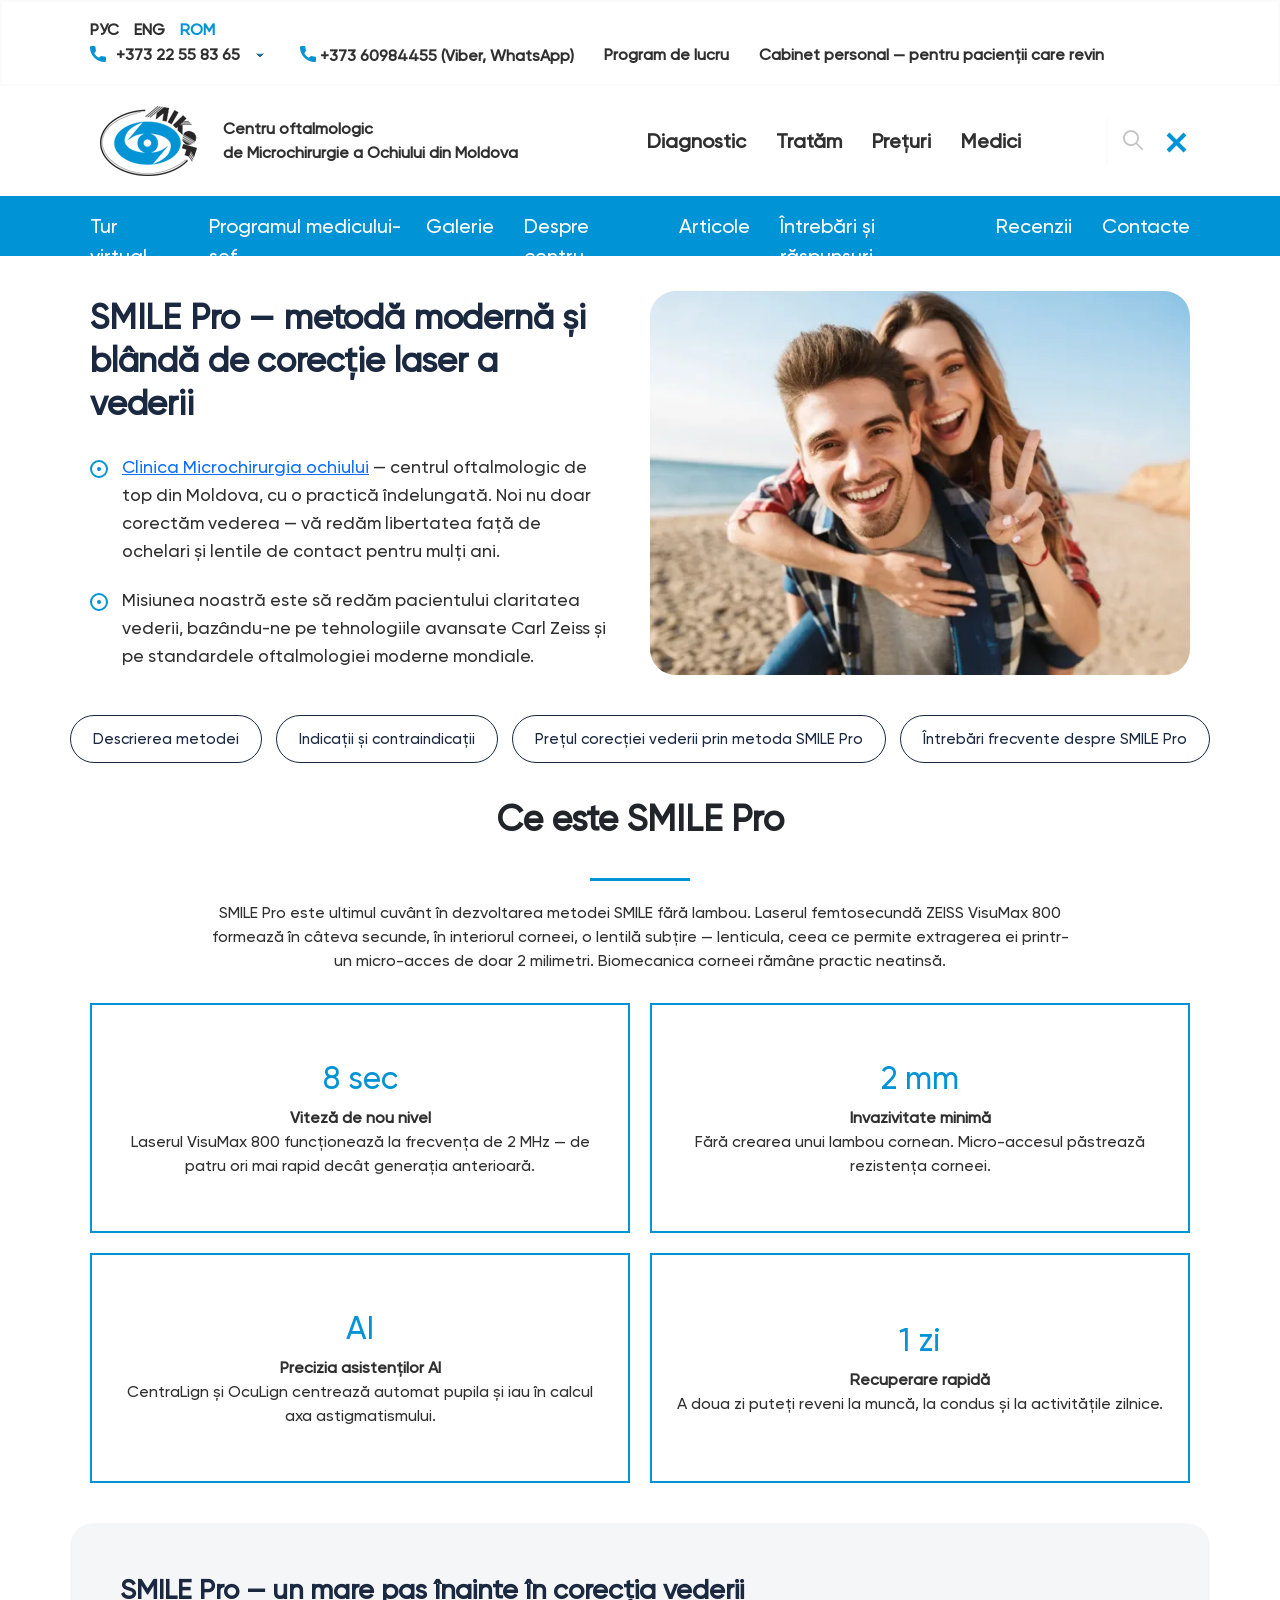
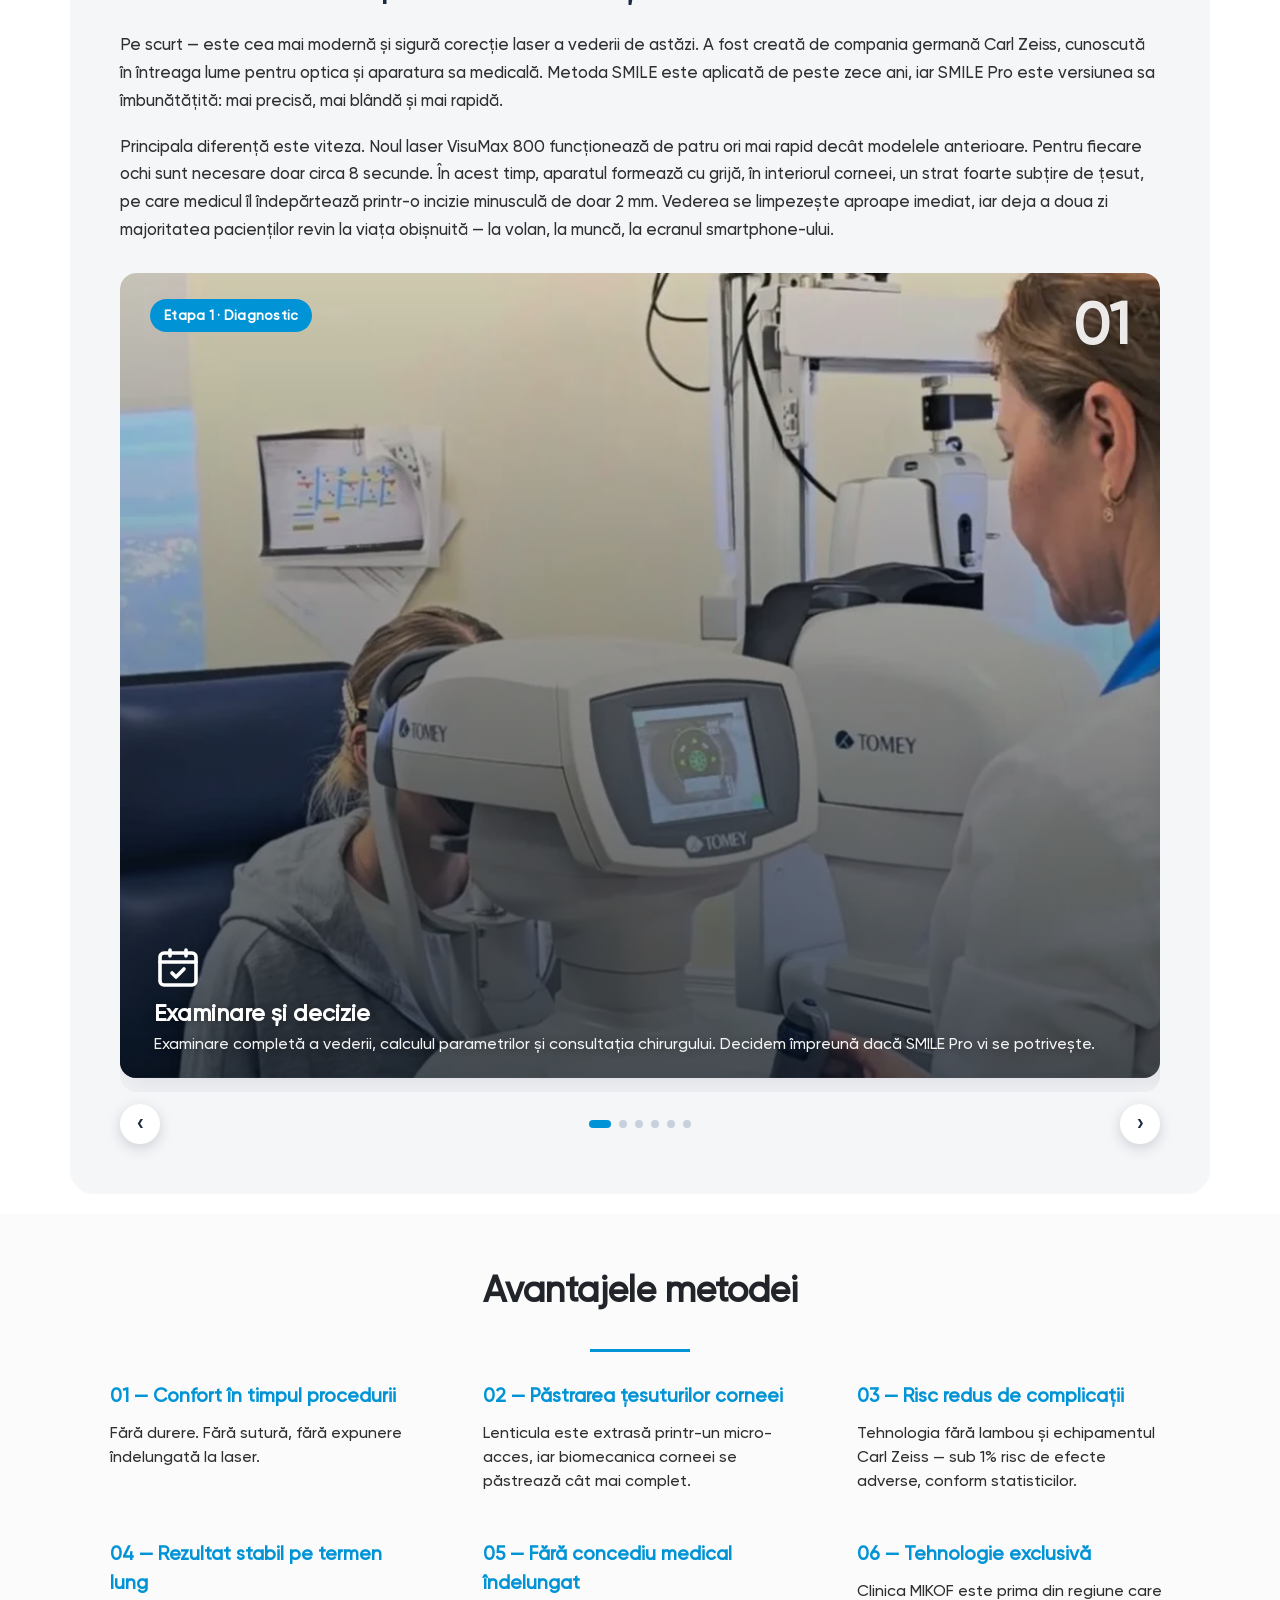
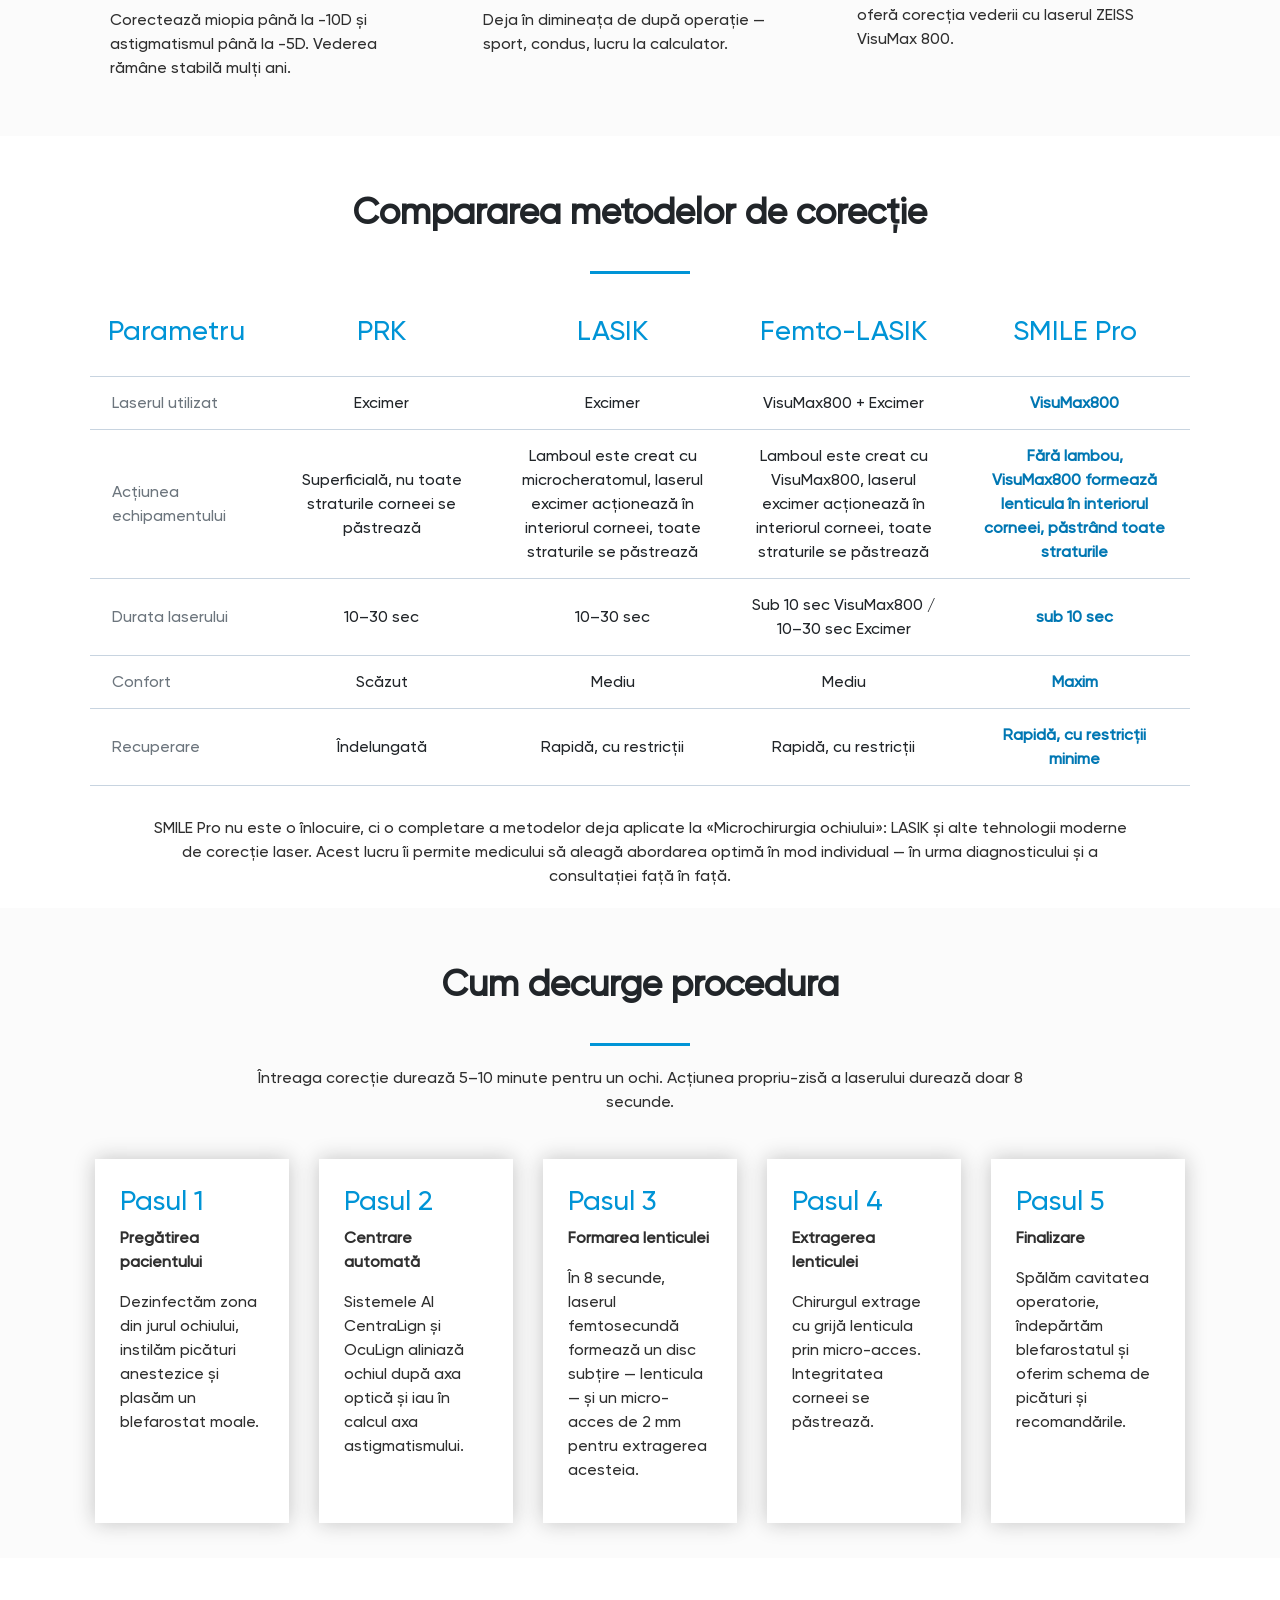
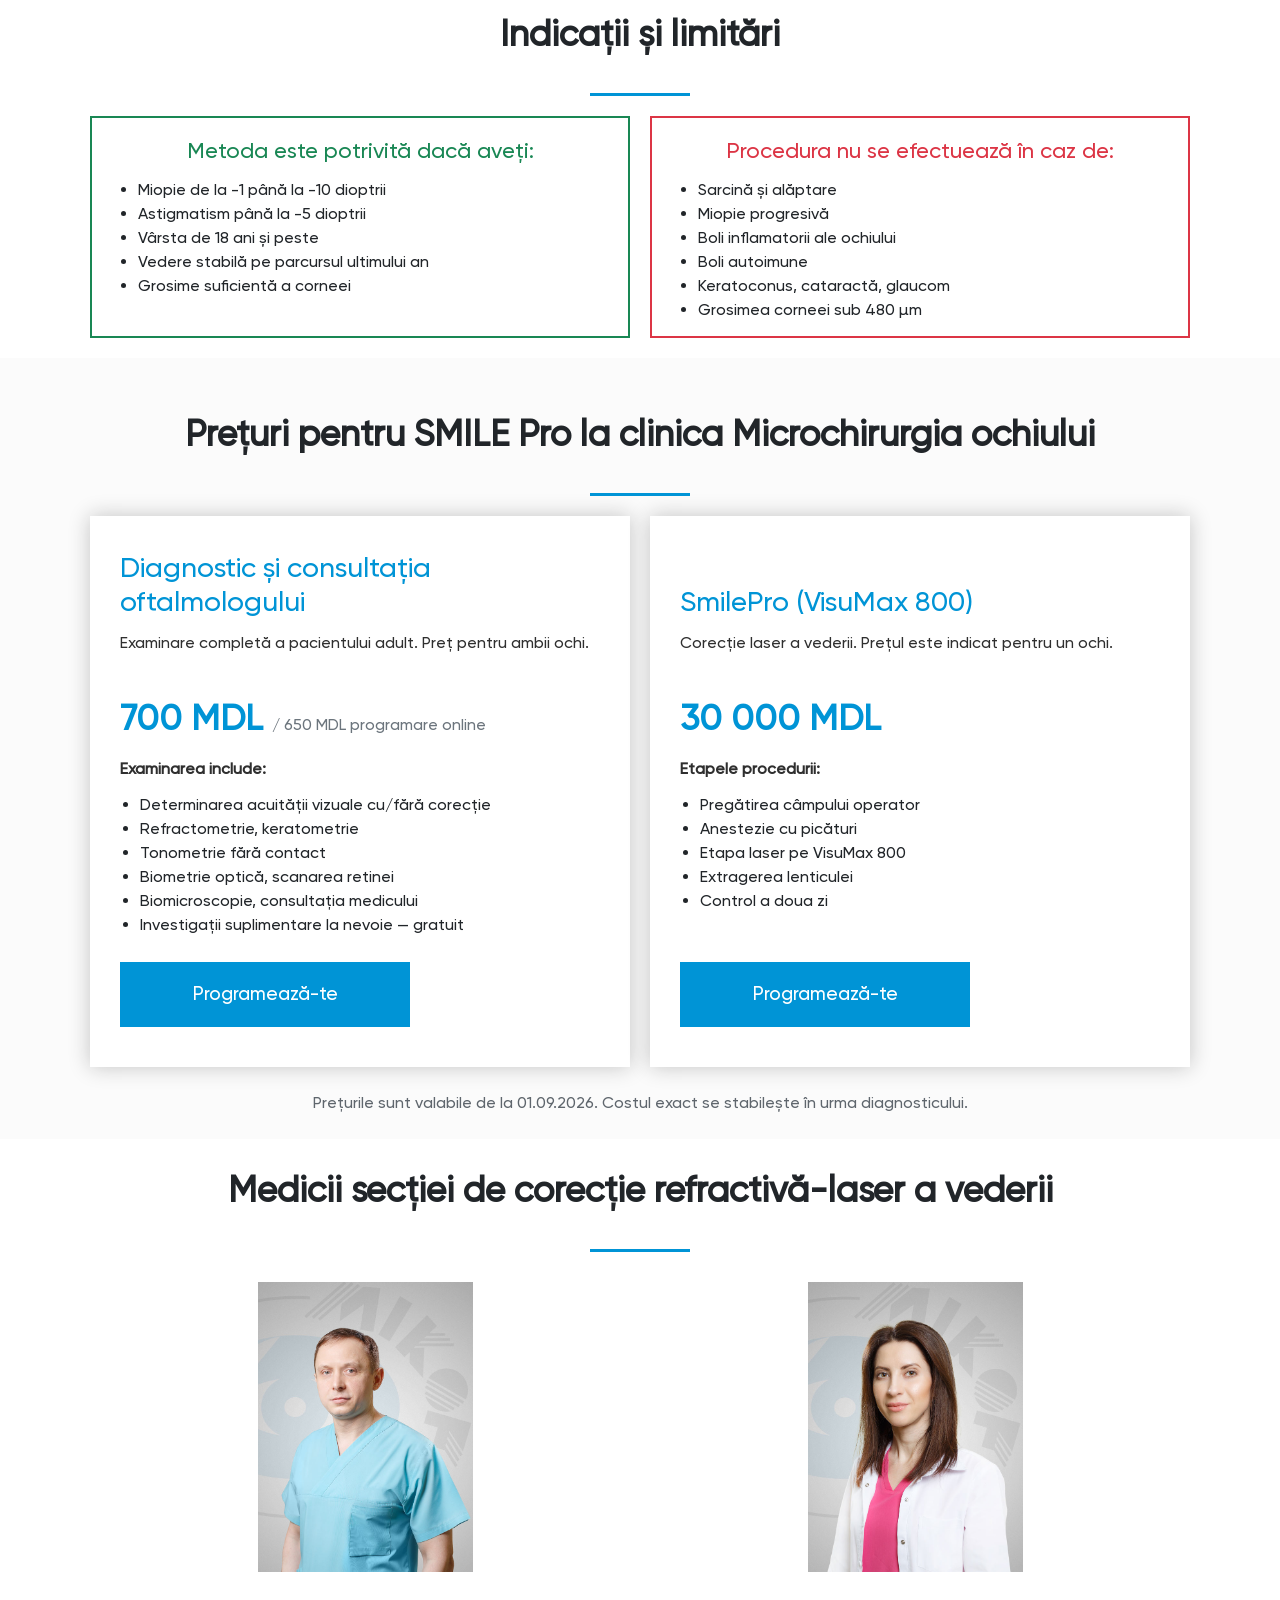
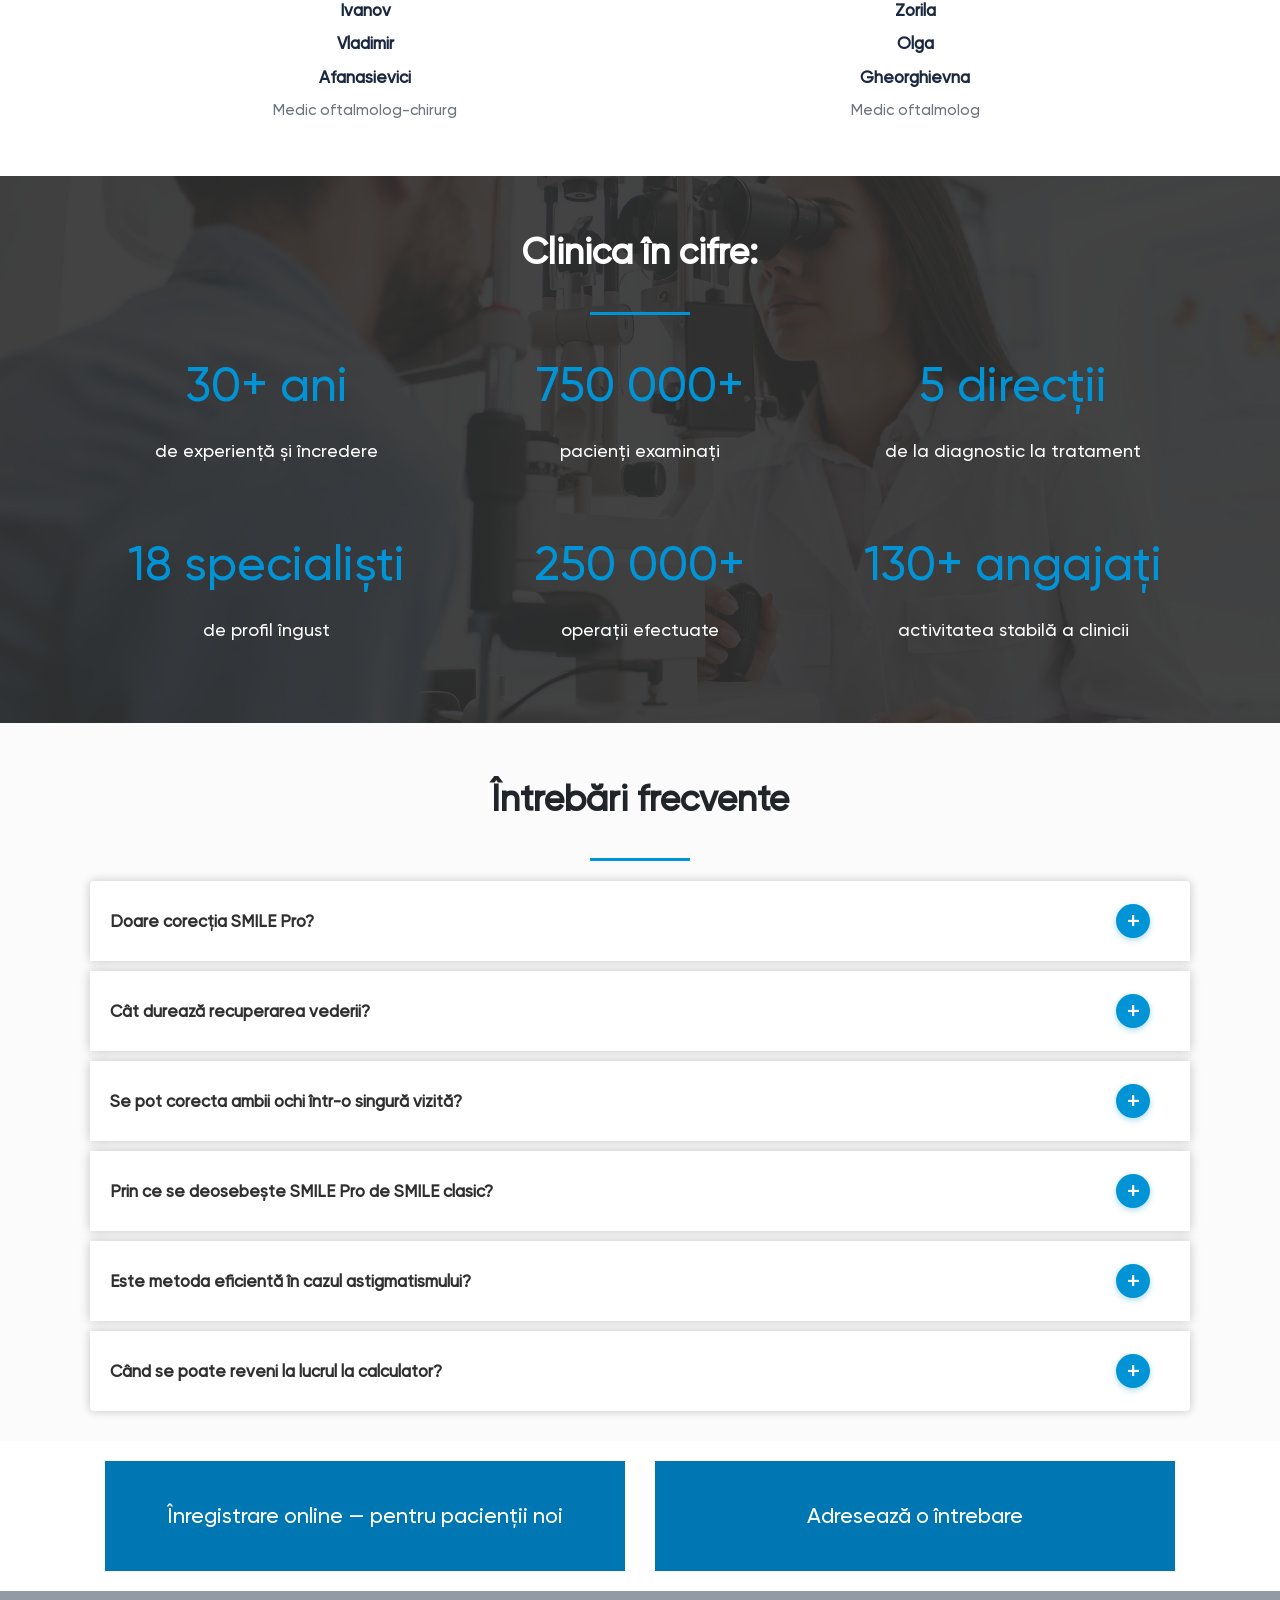
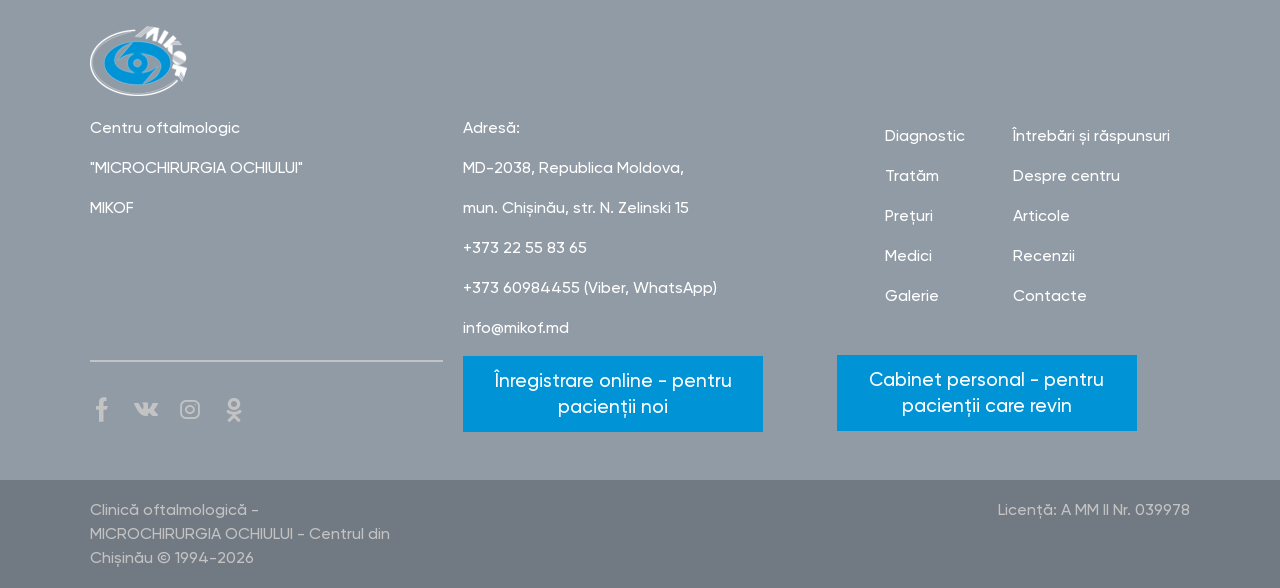
<file: ro/index.html>
<!DOCTYPE html>
<html lang="ro">
<head>
    <meta charset="UTF-8">
    <meta name="viewport" content="width=device-width, initial-scale=1.0">
    <title>SMILE Pro pe VisuMax 800 — corecție laser a vederii | MIKOF</title>
    <meta name="description" content="Corecția laser a vederii prin metoda SMILE Pro pe echipamentul ZEISS VisuMax 800 la clinica MIKOF.">
    <link rel="shortcut icon" as="image" href="../assets/img/favicon.ico">

    <link rel="canonical" href="https://mikof.md/visumax">
    <link rel="alternate" hreflang="ru" href="https://mikof.md/ru/visumax">
    <link rel="alternate" hreflang="en" href="https://mikof.md/en/visumax">
    <link rel="alternate" hreflang="ro" href="https://mikof.md/visumax">
    <link rel="alternate" hreflang="x-default" href="https://mikof.md/visumax">

    <!-- Open Graph / rețele sociale & mesagerie -->
    <meta property="og:type" content="website">
    <meta property="og:site_name" content="MIKOF — Microchirurgia ochiului">
    <meta property="og:title" content="SMILE Pro pe VisuMax 800 — corecție laser a vederii | MIKOF">
    <meta property="og:description" content="Corecția laser a vederii prin metoda SMILE Pro pe echipamentul ZEISS VisuMax 800 la clinica MIKOF.">
    <meta property="og:url" content="https://mikof.md/visumax">
    <meta property="og:image" content="https://mikof.md/assets/img/main_page_banner.png">
    <meta property="og:image:width" content="1280">
    <meta property="og:image:height" content="720">
    <meta property="og:locale" content="ro_RO">
    <meta property="og:locale:alternate" content="ru_RU">
    <meta property="og:locale:alternate" content="en_US">
    <meta name="twitter:card" content="summary_large_image">
    <meta name="twitter:title" content="SMILE Pro pe VisuMax 800 — corecție laser a vederii | MIKOF">
    <meta name="twitter:description" content="Corecția laser a vederii prin metoda SMILE Pro pe echipamentul ZEISS VisuMax 800 la clinica MIKOF.">
    <meta name="twitter:image" content="https://mikof.md/assets/img/main_page_banner.png">

    <link rel="stylesheet" href="../assets/css/app.css">
    <link rel="stylesheet" href="../assets/css/new-app.css">
    <link rel="stylesheet" href="../assets/css/responsive.css">
    <link rel="stylesheet" href="../styles.css">

    <script type="application/ld+json">
    {
      "@context": "https://schema.org",
      "@type": "MedicalClinic",
      "name": "MIKOF — Microchirurgia ochiului",
      "url": "https://mikof.md/visumax",
      "image": "https://mikof.md/assets/img/main_page_banner.png",
      "telephone": "+37322558365",
      "email": "info@mikof.md",
      "medicalSpecialty": "Ophthalmologic",
      "address": {
        "@type": "PostalAddress",
        "streetAddress": "str. N. Zelinski 15",
        "addressLocality": "Chișinău",
        "addressCountry": "MD"
      },
      "makesOffer": {
        "@type": "Offer",
        "priceCurrency": "MDL",
        "price": "30000",
        "url": "https://mikof.md/visumax",
        "itemOffered": {
          "@type": "MedicalProcedure",
          "name": "SMILE Pro (VisuMax 800) — corecție laser a vederii"
        }
      }
    }
    </script>
</head>
<body>

<header>
    <nav class="navbar-desktop">

        <div class="navbar-top">
            <div class="container">
                <div class="d-flex justify-content-between align-items-center flex-wrap">

                    <div class="lang">
                        <ul class="nav">
                            <li class="nav-item">
                                <a class="nav-link" href="../ru/">РУС</a>
                            </li>
                            <li class="nav-item">
                                <a class="nav-link" href="../en/">ENG</a>
                            </li>
                            <li class="nav-item">
                                <a class="nav-link active" href="../ro/">ROM</a>
                            </li>
                        </ul>
                    </div>

                    <div>
                        <ul class="navbar-nav flex-row align-items-center">
                            <li class="nav-item dropdown_info-contacts-link">
                                <a class="nav-link phone phone_desktop" href="tel:+37322558365">
                                    <span class="icon-phone-call"></span>
                                    +373 22 55 83 65
                                    <svg class="svg-icon svg-icon_arr-bott link-box__icon dropdown_icon" viewBox="0 0 24 24" fill="none" xmlns="http://www.w3.org/2000/svg" width="14" height="14"><path d="M7 10L12 15L17 10" stroke="#000000" stroke-width="1.5" stroke-linecap="round" stroke-linejoin="round"></path></svg>
                                </a>
                            </li>
                            <li class="nav-item">
                                <a class="nav-link phone" href="tel:+37360984455">
                                    <span class="icon-phone-call"></span>
                                    +373 60984455 (Viber, WhatsApp)
                                </a>
                            </li>
                            <li class="nav-item">
                                <a class="nav-link" href="https://mikof.md/ru/contact.shtml" target="_blank" rel="noopener">Program de lucru</a>
                            </li>
                            <li class="nav-item">
                                <a class="nav-link" href="#" data-bs-toggle="modal" data-bs-target="#exampleModal">Cabinet personal — pentru pacienții care revin</a>
                            </li>
                        </ul>
                    </div>

                </div>
            </div>
        </div>

        <div class="navbar-center">
            <div class="container">
                <div class="d-flex justify-content-between align-items-center flex-wrap">
                    <div class="d-flex align-items-center">
                        <div class="logo">
                            <a class="navbar-brand" href="#"><img src="../assets/img/logo.png" class="img-fluid" alt="MIKOF"></a>
                        </div>
                        <div class="heading">
                            <p>Centru oftalmologic</p>
                            <p>de Microchirurgie a Ochiului din Moldova</p>
                        </div>
                    </div>
                    <div>
                        <ul id="nav" class="nav">
                            <li class="nav-item">
                                <a class="nav-link" href="#about">Diagnostic</a>
                            </li>
                            <li class="nav-item">
                                <a class="nav-link" href="#advantages">Tratăm</a>
                            </li>
                            <li class="nav-item">
                                <a class="nav-link" href="#price">Prețuri</a>
                            </li>
                            <li class="nav-item">
                                <a class="nav-link" href="#doctors">Medici</a>
                            </li>
                        </ul>
                    </div>

                    <div class="collapse-btn-group d-flex">
                        <div id="search-field" class="search d-flex">
                            <form action="#" class="form-search" id="form-search" onsubmit="return false;">
                                <input id="search-input" type="text" name="phrase" class="search-field form-control" placeholder="Căutare...">
                                <button type="submit" id="submit-btn" class="submit-btn"><span class="icon-loupe"></span></button>
                            </form>
                            <button id="search-btn" class="search-btn">
                                <span class="icon-loupe"></span>
                            </button>
                        </div>
                        <div id="desk-collapse-btn" class="collapse-btn open">
                            <button class="navbar-toggler">
                                <span></span>
                                <span></span>
                                <span></span>
                            </button>
                        </div>
                    </div>
                </div>
            </div>
        </div>

        <div class="navbar-bootom open" id="navbarNavDesk">
            <div class="container">
                <div class="d-flex justify-content-between align-items-center position-relative">
                    <ul class="nav justify-content-end">
                        <li class="nav-item">
                            <a class="nav-link" href="https://mikof.md/virtualtour/index.html" target="_blank" rel="noopener">Tur virtual</a>
                        </li>
                        <li class="nav-item">
                            <a class="nav-link" href="#doctors">Programul medicului-șef</a>
                        </li>
                    </ul>

                    <ul class="nav justify-content-end">
                        <li class="nav-item">
                            <a class="nav-link" href="https://mikof.md/ru/gallery.shtml" target="_blank" rel="noopener">Galerie</a>
                        </li>
                        <li class="nav-item">
                            <a class="nav-link" href="https://mikof.md/ru/clinic.shtml" target="_blank" rel="noopener">Despre centru</a>
                        </li>
                        <li class="nav-item">
                            <a class="nav-link" href="https://mikof.md/ru/articles.shtml" target="_blank" rel="noopener">Articole</a>
                        </li>
                        <li class="nav-item">
                            <a class="nav-link" href="#faq">Întrebări și răspunsuri</a>
                        </li>
                        <li class="nav-item">
                            <a class="nav-link" href="https://mikof.md/ru/reviews.shtml" target="_blank" rel="noopener">Recenzii</a>
                        </li>
                        <li class="nav-item">
                            <a class="nav-link" href="https://mikof.md/ru/contact.shtml" target="_blank" rel="noopener">Contacte</a>
                        </li>
                    </ul>
                </div>
            </div>
        </div>
    </nav>

    <nav class="navbar navbar-expand-md">
        <div class="d-flex justify-content-between align-items-center tabs">
            <div class="d-flex align-items-center">
                <div class="logo">
                    <a class="navbar-brand" href="#"><img src="../assets/img/logo.png" class="img-fluid" alt="MIKOF"></a>
                </div>
                <div class="lang">
                    <ul class="nav">
                        <li class="nav-item">
                            <a class="nav-link" href="../ru/">РУС</a>
                        </li>
                        <li class="nav-item">
                            <a class="nav-link" href="../en/">ENG</a>
                        </li>
                        <li class="nav-item">
                            <a class="nav-link active" href="../ro/">ROM</a>
                        </li>
                    </ul>
                </div>
            </div>
            <div class="d-flex align-items-center">
                <div class="tab phone">
                    <a href="tel:+37322558365"><span class="icon-phone-call"></span></a>
                </div>
                <div class="tab">
                    <div id="mobile-search-btn" class="search-tab">
                        <span class="icon-loupe"></span>
                    </div>
                </div>
                <div id="collapse-btn" class="tab collapse-btn">
                    <button class="navbar-toggler" type="button" data-bs-toggle="collapse" data-bs-target="#navbarNav" aria-controls="navbarNav" aria-expanded="false" aria-label="Meniu">
                        <span></span>
                        <span></span>
                        <span></span>
                    </button>
                </div>
            </div>
        </div>

        <div class="collapse navbar-collapse" id="navbarNav">
            <ul class="navbar-nav">
                <li class="nav-item"><a class="nav-link" href="#about">Diagnostic</a></li>
                <li class="nav-item"><a class="nav-link" href="#advantages">Tratăm</a></li>
                <li class="nav-item"><a class="nav-link" href="#price">Prețuri</a></li>
                <li class="nav-item"><a class="nav-link" href="#doctors">Medici</a></li>
                <li class="nav-item"><a class="nav-link" href="https://mikof.md/ru/gallery.shtml" target="_blank" rel="noopener">Galerie</a></li>
                <li class="nav-item"><a class="nav-link" href="https://mikof.md/ru/clinic.shtml" target="_blank" rel="noopener">Despre centru</a></li>
                <li class="nav-item"><a class="nav-link" href="https://mikof.md/ru/articles.shtml" target="_blank" rel="noopener">Articole</a></li>
                <li class="nav-item"><a class="nav-link" href="#faq">Întrebări și răspunsuri</a></li>
                <li class="nav-item"><a class="nav-link" href="https://mikof.md/ru/reviews.shtml" target="_blank" rel="noopener">Recenzii</a></li>
                <li class="nav-item"><a class="nav-link" href="https://mikof.md/ru/contact.shtml" target="_blank" rel="noopener">Contacte</a></li>
            </ul>
        </div>
    </nav>
</header>

<main>

    <!-- INTRO -->
    <section class="intro-smile">
        <div class="container">
            <div class="row align-items-center">
                <div class="col-md-6">
                    <div class="intro-content">
                        <h1 class="intro-title">SMILE Pro — metodă modernă și blândă de corecție laser a vederii</h1>

                        <ul class="intro-list">
                            <li><a href="https://mikof.md/ru" target="_blank" rel="noopener">Clinica Microchirurgia ochiului</a> — centrul oftalmologic de top din Moldova, cu o practică îndelungată. Noi nu doar corectăm vederea — vă redăm libertatea față de ochelari și lentile de contact pentru mulți ani.</li>
                            <li>Misiunea noastră este să redăm pacientului claritatea vederii, bazându-ne pe tehnologiile avansate Carl Zeiss și pe standardele oftalmologiei moderne mondiale.</li>
                        </ul>
                    </div>
                </div>
                <div class="col-md-6">
                    <div class="intro-photo">
                        <img src="../assets/img/intro-hero.webp" width="684" height="446" fetchpriority="high" alt="Pacient al clinicii MIKOF" class="intro-photo__img">
                    </div>
                </div>
            </div>
        </div>
    </section>

    <!-- QUICK NAV PILLS -->
    <section class="intro-nav">
        <div class="container">
            <div class="intro-nav__row">
                <a href="#about" class="intro-nav__pill">Descrierea metodei</a>
                <a href="#indications" class="intro-nav__pill">Indicații și contraindicații</a>
                <a href="#price" class="intro-nav__pill">Prețul corecției vederii prin metoda SMILE Pro</a>
                <a href="#faq" class="intro-nav__pill">Întrebări frecvente despre SMILE Pro</a>
            </div>
        </div>
    </section>

    <!-- ABOUT THE METHOD -->
    <section id="about">
        <div class="container">
            <div class="b-bottom heading-center">
                <h2>Ce este SMILE Pro</h2>
            </div>
            <p class="text-center" style="max-width: 860px; margin: 0 auto 30px;">SMILE Pro este ultimul cuvânt în dezvoltarea metodei SMILE fără lambou. Laserul femtosecundă ZEISS VisuMax 800 formează în câteva secunde, în interiorul corneei, o lentilă subțire — lenticula, ceea ce permite extragerea ei printr-un micro-acces de doar 2 milimetri. Biomecanica corneei rămâne practic neatinsă.</p>

            <div class="row">
                <div class="col-md-3 col-sm-6">
                    <div class="border-block" style="margin: 10px auto; min-height: 230px;">
                        <h3 style="color:#0094d6; font-size: 2rem;">8 sec</h3>
                        <p><b>Viteză de nou nivel</b></p>
                        <p>Laserul VisuMax 800 funcționează la frecvența de 2 MHz — de patru ori mai rapid decât generația anterioară.</p>
                    </div>
                </div>
                <div class="col-md-3 col-sm-6">
                    <div class="border-block" style="margin: 10px auto; min-height: 230px;">
                        <h3 style="color:#0094d6; font-size: 2rem;">2 mm</h3>
                        <p><b>Invazivitate minimă</b></p>
                        <p>Fără crearea unui lambou cornean. Micro-accesul păstrează rezistența corneei.</p>
                    </div>
                </div>
                <div class="col-md-3 col-sm-6">
                    <div class="border-block" style="margin: 10px auto; min-height: 230px;">
                        <h3 style="color:#0094d6; font-size: 2rem;">AI</h3>
                        <p><b>Precizia asistenților AI</b></p>
                        <p>CentraLign și OcuLign centrează automat pupila și iau în calcul axa astigmatismului.</p>
                    </div>
                </div>
                <div class="col-md-3 col-sm-6">
                    <div class="border-block" style="margin: 10px auto; min-height: 230px;">
                        <h3 style="color:#0094d6; font-size: 2rem;">1 zi</h3>
                        <p><b>Recuperare rapidă</b></p>
                        <p>A doua zi puteți reveni la muncă, la condus și la activitățile zilnice.</p>
                    </div>
                </div>
            </div>
        </div>
    </section>

    <!-- SMILE PRO — pe înțelesul tuturor + video -->
    <section id="smile-pro-explained" class="smile-explain">
        <div class="container">
            <div class="smile-explain__card">
                <div class="smile-explain__row">
                    <div class="smile-explain__text">
                        <h3 class="smile-explain__title">SMILE Pro — un mare pas înainte în corecția vederii</h3>
                        <p>Pe scurt — este cea mai modernă și sigură corecție laser a vederii de astăzi. A fost creată de compania germană Carl Zeiss, cunoscută în întreaga lume pentru optica și aparatura sa medicală. Metoda SMILE este aplicată de peste zece ani, iar SMILE Pro este versiunea sa îmbunătățită: mai precisă, mai blândă și mai rapidă.</p>
                        <p>Principala diferență este viteza. Noul laser VisuMax 800 funcționează de patru ori mai rapid decât modelele anterioare. Pentru fiecare ochi sunt necesare doar circa 8 secunde. În acest timp, aparatul formează cu grijă, în interiorul corneei, un strat foarte subțire de țesut, pe care medicul îl îndepărtează printr-o incizie minusculă de doar 2 mm. Vederea se limpezește aproape imediat, iar deja a doua zi majoritatea pacienților revin la viața obișnuită — la volan, la muncă, la ecranul smartphone-ului.</p>
                    </div>
                    <div class="smile-explain__media">
                        <div class="journey" aria-roledescription="carusel" aria-label="Parcursul pacientului pe zile">
                            <div class="journey__track" id="journeyTrack">
                                <article class="journey__slide">
                                    <img class="journey__bg" loading="lazy" src="../assets/img/journey/01.webp" alt="Diagnosticul vederii înainte de SMILE Pro">
                                    <span class="journey__day">Etapa 1 · Diagnostic</span>
                                    <span class="journey__num" aria-hidden="true">01</span>
                                    <span class="journey__icon"><svg viewBox="0 0 24 24" fill="none" stroke="currentColor" stroke-width="1.8" stroke-linecap="round" stroke-linejoin="round"><rect x="3" y="4.5" width="18" height="16" rx="2"/><path d="M3 9h18M8 3v3M16 3v3M9 14.5l2 2 4-4"/></svg></span>
                                    <h4 class="journey__title">Examinare și decizie</h4>
                                    <p class="journey__text">Examinare completă a vederii, calculul parametrilor și consultația chirurgului. Decidem împreună dacă SMILE Pro vi se potrivește.</p>
                                </article>
                                <article class="journey__slide">
                                    <img class="journey__bg" loading="lazy" src="../assets/img/journey/02.webp" alt="Corecția laser SMILE Pro în sala de operație">
                                    <span class="journey__day">Ziua operației</span>
                                    <span class="journey__num" aria-hidden="true">02</span>
                                    <span class="journey__icon"><svg viewBox="0 0 24 24" fill="none" stroke="currentColor" stroke-width="1.8" stroke-linecap="round" stroke-linejoin="round"><circle cx="12" cy="12" r="9"/><path d="M12 7.5V12l3 2"/></svg></span>
                                    <h4 class="journey__title">Corecție în 8 secunde</h4>
                                    <p class="journey__text">Fără durere, sub anestezie cu picături. Laserul VisuMax 800 lucrează circa 8 secunde pe ochi. Acasă puteți pleca deja peste o oră.</p>
                                </article>
                                <article class="journey__slide">
                                    <img class="journey__bg" loading="lazy" src="../assets/img/journey/03.webp" alt="Control la o zi după operație">
                                    <span class="journey__day">Ziua 1</span>
                                    <span class="journey__num" aria-hidden="true">03</span>
                                    <span class="journey__icon"><svg viewBox="0 0 24 24" fill="none" stroke="currentColor" stroke-width="1.8" stroke-linecap="round" stroke-linejoin="round"><path d="M2 12s3.5-6.5 10-6.5S22 12 22 12s-3.5 6.5-10 6.5S2 12 2 12z"/><circle cx="12" cy="12" r="3"/></svg></span>
                                    <h4 class="journey__title">Control și vedere clară</h4>
                                    <p class="journey__text">A doua zi — control. Majoritatea pacienților văd deja clar și revin la muncă și la volan.</p>
                                </article>
                                <article class="journey__slide">
                                    <img class="journey__bg" loading="lazy" src="../assets/img/journey/04.webp" alt="Recuperarea vederii în prima săptămână">
                                    <span class="journey__day">Zilele 2–7</span>
                                    <span class="journey__num" aria-hidden="true">04</span>
                                    <span class="journey__icon"><svg viewBox="0 0 24 24" fill="none" stroke="currentColor" stroke-width="1.8" stroke-linecap="round" stroke-linejoin="round"><path d="M12 3s6 6.5 6 10.5a6 6 0 0 1-12 0C6 9.5 12 3 12 3z"/></svg></span>
                                    <h4 class="journey__title">Prima săptămână</h4>
                                    <p class="journey__text">Picături conform schemei și igiena vederii. Temporar evitați piscina, sauna și sportul de contact.</p>
                                </article>
                                <article class="journey__slide">
                                    <img class="journey__bg" loading="lazy" src="../assets/img/journey/05.webp" alt="Stabilizarea vederii și revenirea la viața activă">
                                    <span class="journey__day">2–4 săptămâni</span>
                                    <span class="journey__num" aria-hidden="true">05</span>
                                    <span class="journey__icon"><svg viewBox="0 0 24 24" fill="none" stroke="currentColor" stroke-width="1.8" stroke-linecap="round" stroke-linejoin="round"><path d="M3 12h4l2.5 7 5-14 2.5 7h4"/></svg></span>
                                    <h4 class="journey__title">Stabilizare</h4>
                                    <p class="journey__text">Vederea se stabilizează definitiv, reveniți la activitatea completă — sport, ecrane, călătorii.</p>
                                </article>
                                <article class="journey__slide">
                                    <img class="journey__bg" loading="lazy" src="../assets/img/journey/06.webp" alt="Viața fără ochelari după SMILE Pro">
                                    <span class="journey__day">Rezultat</span>
                                    <span class="journey__num" aria-hidden="true">06</span>
                                    <span class="journey__icon"><svg viewBox="0 0 24 24" fill="none" stroke="currentColor" stroke-width="1.8" stroke-linecap="round" stroke-linejoin="round"><circle cx="12" cy="12" r="9"/><path d="M8.5 14.5s1.3 2 3.5 2 3.5-2 3.5-2"/><path d="M9 9.5h.01M15 9.5h.01"/></svg></span>
                                    <h4 class="journey__title">Libertate fără ochelari</h4>
                                    <p class="journey__text">Vedere clară pe termen lung — fără ochelari și lentile de contact.</p>
                                    <a href="https://mikof.md/online-register" target="_blank" rel="noopener" class="journey__cta">Programează-te</a>
                                </article>
                            </div>
                            <button class="journey__arrow journey__arrow--prev" type="button" aria-label="Slide anterior">‹</button>
                            <button class="journey__arrow journey__arrow--next" type="button" aria-label="Slide următor">›</button>
                            <div class="journey__dots" id="journeyDots"></div>
                        </div>
                    </div>
                </div>
            </div>
        </div>
    </section>

    <!-- ADVANTAGES -->
    <section id="advantages" class="light-grey-bg">
        <div class="container">
            <div class="b-bottom heading-center">
                <h2>Avantajele metodei</h2>
            </div>

            <div class="row">
                <div class="col-md-4">
                    <div class="block-item" style="padding: 20px;">
                        <div class="block-item__title" style="color:#0094d6;">01 — Confort în timpul procedurii</div>
                        <div class="block-item__body">
                            <p>Fără durere. Fără sutură, fără expunere îndelungată la laser.</p>
                        </div>
                    </div>
                </div>
                <div class="col-md-4">
                    <div class="block-item" style="padding: 20px;">
                        <div class="block-item__title" style="color:#0094d6;">02 — Păstrarea țesuturilor corneei</div>
                        <div class="block-item__body">
                            <p>Lenticula este extrasă printr-un micro-acces, iar biomecanica corneei se păstrează cât mai complet.</p>
                        </div>
                    </div>
                </div>
                <div class="col-md-4">
                    <div class="block-item" style="padding: 20px;">
                        <div class="block-item__title" style="color:#0094d6;">03 — Risc redus de complicații</div>
                        <div class="block-item__body">
                            <p>Tehnologia fără lambou și echipamentul Carl Zeiss — sub 1% risc de efecte adverse, conform statisticilor.</p>
                        </div>
                    </div>
                </div>
                <div class="col-md-4">
                    <div class="block-item" style="padding: 20px;">
                        <div class="block-item__title" style="color:#0094d6;">04 — Rezultat stabil pe termen lung</div>
                        <div class="block-item__body">
                            <p>Corectează miopia până la -10D și astigmatismul până la -5D. Vederea rămâne stabilă mulți ani.</p>
                        </div>
                    </div>
                </div>
                <div class="col-md-4">
                    <div class="block-item" style="padding: 20px;">
                        <div class="block-item__title" style="color:#0094d6;">05 — Fără concediu medical îndelungat</div>
                        <div class="block-item__body">
                            <p>Deja în dimineața de după operație — sport, condus, lucru la calculator.</p>
                        </div>
                    </div>
                </div>
                <div class="col-md-4">
                    <div class="block-item" style="padding: 20px;">
                        <div class="block-item__title" style="color:#0094d6;">06 — Tehnologie exclusivă</div>
                        <div class="block-item__body">
                            <p>Clinica MIKOF este prima din regiune care oferă corecția vederii cu laserul ZEISS VisuMax 800.</p>
                        </div>
                    </div>
                </div>
            </div>
        </div>
    </section>

    <!-- COMPARISON TABLE -->
    <section id="compare">
        <div class="container">
            <div class="b-bottom heading-center">
                <h2>Compararea metodelor de corecție</h2>
            </div>

            <div class="compare-table" style="max-width: 1280px; margin: 0 auto;">
                <table>
                    <colgroup>
                        <col class="col-param">
                        <col class="col-method">
                        <col class="col-method">
                        <col class="col-method">
                        <col class="col-method">
                    </colgroup>
                    <thead>
                        <tr>
                            <th><h3>Parametru</h3></th>
                            <th><h3>PRK</h3></th>
                            <th><h3>LASIK</h3></th>
                            <th><h3>Femto-LASIK</h3></th>
                            <th><h3>SMILE Pro</h3></th>
                        </tr>
                    </thead>
                    <tbody>
                        <tr>
                            <td data-label="Parametru">Laserul utilizat</td>
                            <td data-label="PRK">Excimer</td>
                            <td data-label="LASIK">Excimer</td>
                            <td data-label="Femto-LASIK">VisuMax800 + Excimer</td>
                            <td data-label="SMILE Pro" class="cell-pro"><b>VisuMax800</b></td>
                        </tr>
                        <tr>
                            <td data-label="Parametru">Acțiunea echipamentului</td>
                            <td data-label="PRK">Superficială, nu toate straturile corneei se păstrează</td>
                            <td data-label="LASIK">Lamboul este creat cu microcheratomul, laserul excimer acționează în interiorul corneei, toate straturile se păstrează</td>
                            <td data-label="Femto-LASIK">Lamboul este creat cu VisuMax800, laserul excimer acționează în interiorul corneei, toate straturile se păstrează</td>
                            <td data-label="SMILE Pro" class="cell-pro"><b>Fără lambou, VisuMax800 formează lenticula în interiorul corneei, păstrând toate straturile</b></td>
                        </tr>
                        <tr>
                            <td data-label="Parametru">Durata laserului</td>
                            <td data-label="PRK">10–30 sec</td>
                            <td data-label="LASIK">10–30 sec</td>
                            <td data-label="Femto-LASIK">Sub 10 sec VisuMax800 / 10–30 sec Excimer</td>
                            <td data-label="SMILE Pro" class="cell-pro"><b>sub 10 sec</b></td>
                        </tr>
                        <tr>
                            <td data-label="Parametru">Confort</td>
                            <td data-label="PRK">Scăzut</td>
                            <td data-label="LASIK">Mediu</td>
                            <td data-label="Femto-LASIK">Mediu</td>
                            <td data-label="SMILE Pro" class="cell-pro"><b>Maxim</b></td>
                        </tr>
                        <tr>
                            <td data-label="Parametru">Recuperare</td>
                            <td data-label="PRK">Îndelungată</td>
                            <td data-label="LASIK">Rapidă, cu restricții</td>
                            <td data-label="Femto-LASIK">Rapidă, cu restricții</td>
                            <td data-label="SMILE Pro" class="cell-pro"><b>Rapidă, cu restricții minime</b></td>
                        </tr>
                    </tbody>
                </table>
            </div>

            <p class="text-center" style="max-width: 980px; margin: 30px auto 0; color: #2f2f2f;">SMILE Pro nu este o înlocuire, ci o completare a metodelor deja aplicate la «Microchirurgia ochiului»: LASIK și alte tehnologii moderne de corecție laser. Acest lucru îi permite medicului să aleagă abordarea optimă în mod individual — în urma diagnosticului și a consultației față în față.</p>
        </div>
    </section>

    <!-- PROCEDURE STEPS -->
    <section id="procedure" class="light-grey-bg">
        <div class="container">
            <div class="b-bottom heading-center">
                <h2>Cum decurge procedura</h2>
            </div>
            <p class="text-center" style="max-width: 800px; margin: 0 auto 30px;">Întreaga corecție durează 5–10 minute pentru un ochi. Acțiunea propriu-zisă a laserului durează doar 8 secunde.</p>

            <div class="row">
                <div class="col-md-4 col-lg" style="padding: 15px;">
                    <div class="box-shadow" style="padding: 25px; background: #fff; height: 100%;">
                        <h3 style="color:#0094d6;">Pasul 1</h3>
                        <p><b>Pregătirea pacientului</b></p>
                        <p>Dezinfectăm zona din jurul ochiului, instilăm picături anestezice și plasăm un blefarostat moale.</p>
                    </div>
                </div>
                <div class="col-md-4 col-lg" style="padding: 15px;">
                    <div class="box-shadow" style="padding: 25px; background: #fff; height: 100%;">
                        <h3 style="color:#0094d6;">Pasul 2</h3>
                        <p><b>Centrare automată</b></p>
                        <p>Sistemele AI CentraLign și OcuLign aliniază ochiul după axa optică și iau în calcul axa astigmatismului.</p>
                    </div>
                </div>
                <div class="col-md-4 col-lg" style="padding: 15px;">
                    <div class="box-shadow" style="padding: 25px; background: #fff; height: 100%;">
                        <h3 style="color:#0094d6;">Pasul 3</h3>
                        <p><b>Formarea lenticulei</b></p>
                        <p>În 8 secunde, laserul femtosecundă formează un disc subțire — lenticula — și un micro-acces de 2 mm pentru extragerea acesteia.</p>
                    </div>
                </div>
                <div class="col-md-4 col-lg" style="padding: 15px;">
                    <div class="box-shadow" style="padding: 25px; background: #fff; height: 100%;">
                        <h3 style="color:#0094d6;">Pasul 4</h3>
                        <p><b>Extragerea lenticulei</b></p>
                        <p>Chirurgul extrage cu grijă lenticula prin micro-acces. Integritatea corneei se păstrează.</p>
                    </div>
                </div>
                <div class="col-md-4 col-lg" style="padding: 15px;">
                    <div class="box-shadow" style="padding: 25px; background: #fff; height: 100%;">
                        <h3 style="color:#0094d6;">Pasul 5</h3>
                        <p><b>Finalizare</b></p>
                        <p>Spălăm cavitatea operatorie, îndepărtăm blefarostatul și oferim schema de picături și recomandările.</p>
                    </div>
                </div>
            </div>
        </div>
    </section>

    <!-- INDICATIONS -->
    <section id="indications">
        <div class="container">
            <div class="b-bottom heading-center">
                <h2>Indicații și limitări</h2>
            </div>

            <div class="row indications-row">
                <div class="col-md-6">
                    <div class="border-block" style="border-color:#198754; max-width: none; margin: 0 0 10px; height: 100%;">
                        <h3 style="color:#198754;">Metoda este potrivită dacă aveți:</h3>
                        <ul>
                            <li>Miopie de la -1 până la -10 dioptrii</li>
                            <li>Astigmatism până la -5 dioptrii</li>
                            <li>Vârsta de 18 ani și peste</li>
                            <li>Vedere stabilă pe parcursul ultimului an</li>
                            <li>Grosime suficientă a corneei</li>
                        </ul>
                    </div>
                </div>
                <div class="col-md-6">
                    <div class="border-block" style="border-color:#dc3545; max-width: none; margin: 0 0 10px; height: 100%;">
                        <h3 style="color:#dc3545;">Procedura nu se efectuează în caz de:</h3>
                        <ul>
                            <li>Sarcină și alăptare</li>
                            <li>Miopie progresivă</li>
                            <li>Boli inflamatorii ale ochiului</li>
                            <li>Boli autoimune</li>
                            <li>Keratoconus, cataractă, glaucom</li>
                            <li>Grosimea corneei sub 480 µm</li>
                        </ul>
                    </div>
                </div>
            </div>
        </div>
    </section>

    <!-- PRICE -->
    <section id="price" class="light-grey-bg">
        <div class="container">
            <div class="b-bottom heading-center">
                <h2>Prețuri pentru SMILE Pro la clinica Microchirurgia ochiului</h2>
            </div>

            <div class="row">
                <div class="col-md-6">
                    <div class="box-shadow" style="background:#fff; padding: 35px 30px; margin: 0 0 15px; height: 100%;">
                        <h3 style="color:#0094d6;">Diagnostic și consultația oftalmologului</h3>
                        <p>Examinare completă a pacientului adult. Preț pentru ambii ochi.</p>
                        <p style="font-size: 2.2rem; color:#0094d6;"><b>700 MDL</b> <span style="font-size: 1rem; color:#6c757d;">/ 650 MDL programare online</span></p>
                        <p><b>Examinarea include:</b></p>
                        <ul>
                            <li>Determinarea acuității vizuale cu/fără corecție</li>
                            <li>Refractometrie, keratometrie</li>
                            <li>Tonometrie fără contact</li>
                            <li>Biometrie optică, scanarea retinei</li>
                            <li>Biomicroscopie, consultația medicului</li>
                            <li>Investigații suplimentare la nevoie — gratuit</li>
                        </ul>
                        <div class="button">
                            <a href="#booking" class="btn btn-primary">Programează-te</a>
                        </div>
                    </div>
                </div>
                <div class="col-md-6">
                    <div class="box-shadow" style="background:#fff; padding: 35px 30px; margin: 0 0 15px; height: 100%;">
                        <h3 style="color:#0094d6;">SmilePro (VisuMax 800)</h3>
                        <p>Corecție laser a vederii. Prețul este indicat pentru un ochi.</p>
                        <p style="font-size: 2.2rem; color:#0094d6;"><b>30 000 MDL</b></p>
                        <p><b>Etapele procedurii:</b></p>
                        <ul>
                            <li>Pregătirea câmpului operator</li>
                            <li>Anestezie cu picături</li>
                            <li>Etapa laser pe VisuMax 800</li>
                            <li>Extragerea lenticulei</li>
                            <li>Control a doua zi</li>
                        </ul>
                        <div class="button">
                            <a href="#booking" class="btn btn-primary">Programează-te</a>
                        </div>
                    </div>
                </div>
            </div>
            <p class="text-center text-light-grey price-note">Prețurile sunt valabile de la 01.09.2026. Costul exact se stabilește în urma diagnosticului.</p>
        </div>
    </section>

    <!-- DOCTORS -->
    <section id="doctors" class="our-team">
        <div class="container">
            <div class="b-bottom text-center heading-center">
                <h2>Medicii secției de corecție refractivă-laser a vederii</h2>
            </div>

            <div class="row justify-content-center">
                <div class="col-md-4 col-sm-6 our-team-item">
                    <div class="our-team-img">
                        <img loading="lazy" src="../assets/img/doctors/ivanov.jpg" alt="Ivanov Vladimir Afanasievici">
                    </div>
                    <div class="our-team-body">
                        <h3 class="our-team-title"><a href="#booking">Ivanov<br>Vladimir<br>Afanasievici</a></h3>
                        <p class="our-team-text">Medic oftalmolog-chirurg</p>
                    </div>
                </div>
                <div class="col-md-4 col-sm-6 our-team-item">
                    <div class="our-team-img">
                        <img loading="lazy" src="../assets/img/doctors/zorila.jpg" alt="Zorila Olga Gheorghievna">
                    </div>
                    <div class="our-team-body">
                        <h3 class="our-team-title"><a href="#booking">Zorila<br>Olga<br>Gheorghievna</a></h3>
                        <p class="our-team-text">Medic oftalmolog</p>
                    </div>
                </div>
            </div>
        </div>
    </section>

    <!-- CLINIC IN NUMBERS -->
    <section id="stats" class="about-us">
        <div class="container">
            <div class="b-bottom heading-center">
                <h2>Clinica în cifre:</h2>
            </div>
            <div class="row">
                <div class="col-6 col-md-4 about-us-item">
                    <h2>30+ ani</h2>
                    <p>de experiență și încredere</p>
                </div>
                <div class="col-6 col-md-4 about-us-item">
                    <h2>750 000+</h2>
                    <p>pacienți examinați</p>
                </div>
                <div class="col-6 col-md-4 about-us-item">
                    <h2>5 direcții</h2>
                    <p>de la diagnostic la tratament</p>
                </div>
                <div class="col-6 col-md-4 about-us-item">
                    <h2>18 specialiști</h2>
                    <p>de profil îngust</p>
                </div>
                <div class="col-6 col-md-4 about-us-item">
                    <h2>250 000+</h2>
                    <p>operații efectuate</p>
                </div>
                <div class="col-6 col-md-4 about-us-item">
                    <h2>130+ angajați</h2>
                    <p>activitatea stabilă a clinicii</p>
                </div>
            </div>
        </div>
    </section>

    <!-- FAQ -->
    <section id="faq" class="questions">
        <div class="container">
            <div class="b-bottom heading-center">
                <h2>Întrebări frecvente</h2>
            </div>

            <div class="accordion" id="faqAccordion">
                <div class="accordion-item">
                    <h2 class="accordion-header">
                        <button class="accordion-button collapsed" type="button" data-bs-toggle="collapse" data-bs-target="#faq1">
                            <div>Doare corecția SMILE Pro? <span>+</span></div>
                        </button>
                    </h2>
                    <div id="faq1" class="accordion-collapse collapse" data-bs-parent="#faqAccordion">
                        <div class="accordion-body">
                            <p>Procedura este practic nedureroasă datorită anesteziei cu picături. Majoritatea pacienților simt doar o ușoară presiune pe parcursul celor 8 secunde de acțiune a laserului.</p>
                        </div>
                    </div>
                </div>

                <div class="accordion-item">
                    <h2 class="accordion-header">
                        <button class="accordion-button collapsed" type="button" data-bs-toggle="collapse" data-bs-target="#faq2">
                            <div>Cât durează recuperarea vederii? <span>+</span></div>
                        </button>
                    </h2>
                    <div id="faq2" class="accordion-collapse collapse" data-bs-parent="#faqAccordion">
                        <div class="accordion-body">
                            <p>Claritatea revine încă din primele ore după operație și crește semnificativ a doua zi, ceea ce vă permite să reveniți la muncă, la condus și la treburile zilnice. Stabilizarea survine în 2–4 săptămâni.</p>
                        </div>
                    </div>
                </div>

                <div class="accordion-item">
                    <h2 class="accordion-header">
                        <button class="accordion-button collapsed" type="button" data-bs-toggle="collapse" data-bs-target="#faq3">
                            <div>Se pot corecta ambii ochi într-o singură vizită? <span>+</span></div>
                        </button>
                    </h2>
                    <div id="faq3" class="accordion-collapse collapse" data-bs-parent="#faqAccordion">
                        <div class="accordion-body">
                            <p>Da. SMILE Pro permite corecția ambilor ochi în aceeași zi — este comod și scurtează perioada totală de reabilitare.</p>
                        </div>
                    </div>
                </div>

                <div class="accordion-item">
                    <h2 class="accordion-header">
                        <button class="accordion-button collapsed" type="button" data-bs-toggle="collapse" data-bs-target="#faq4">
                            <div>Prin ce se deosebește SMILE Pro de SMILE clasic? <span>+</span></div>
                        </button>
                    </h2>
                    <div id="faq4" class="accordion-collapse collapse" data-bs-parent="#faqAccordion">
                        <div class="accordion-body">
                            <p>SMILE Pro se efectuează cu noul laser VisuMax 800 la frecvența de 2 MHz — de patru ori mai rapid decât generația anterioară și asigură o centrare mai precisă datorită asistenților AI.</p>
                        </div>
                    </div>
                </div>

                <div class="accordion-item">
                    <h2 class="accordion-header">
                        <button class="accordion-button collapsed" type="button" data-bs-toggle="collapse" data-bs-target="#faq5">
                            <div>Este metoda eficientă în cazul astigmatismului? <span>+</span></div>
                        </button>
                    </h2>
                    <div id="faq5" class="accordion-collapse collapse" data-bs-parent="#faqAccordion">
                        <div class="accordion-body">
                            <p>Da, SMILE Pro corectează astigmatismul până la -5 dioptrii. Sistemul OcuLign ia în calcul automat deplasarea torsională a axei.</p>
                        </div>
                    </div>
                </div>

                <div class="accordion-item">
                    <h2 class="accordion-header">
                        <button class="accordion-button collapsed" type="button" data-bs-toggle="collapse" data-bs-target="#faq6">
                            <div>Când se poate reveni la lucrul la calculator? <span>+</span></div>
                        </button>
                    </h2>
                    <div id="faq6" class="accordion-collapse collapse" data-bs-parent="#faqAccordion">
                        <div class="accordion-body">
                            <p>Deja a doua zi. Vă recomandăm să faceți pauze în fiecare oră și să respectați igiena vederii în primele săptămâni.</p>
                        </div>
                    </div>
                </div>
            </div>
        </div>
    </section>

    <!-- BOOKING CTA -->
    <section id="booking" class="booking-cta">
        <div class="container">
            <div class="booking-cta__row">
                <a class="booking-cta__btn" href="https://mikof.md/online-register" target="_blank" rel="noopener">Înregistrare online — pentru pacienții noi</a>
                <a class="booking-cta__btn" href="https://mikof.md/contact.shtml" target="_blank" rel="noopener">Adresează o întrebare</a>
            </div>
        </div>
    </section>

</main>

<footer>
    <div class="container">
        <div class="row">
            <div class="col-12">
                <div class="logo">
                    <div class="logo-img">
                        <a href="https://mikof.md"><img loading="lazy" src="../assets/img/logo-white.png" alt="MIKOF"></a>
                    </div>
                    <div class="hide-on-desktop">
                        <p>Centru oftalmologic</p>
                        <p>"MICROCHIRURGIA OCHIULUI"</p>
                        <p>MIKOF</p>
                    </div>
                </div>
            </div>
            <div class="col-md-4">
                <div class="hide-on-mobile">
                    <p>Centru oftalmologic</p>
                    <p>"MICROCHIRURGIA OCHIULUI"</p>
                    <p>MIKOF</p>

                    <a href="tel:+37322558365" style="text-decoration: none !important; visibility: hidden"><p>+373 22 55 83 65</p></a>
                    <a href="https://wa.me/37360984455" style="text-decoration: none !important; visibility: hidden"><p>+373 60984455 (Viber, WhatsApp)</p></a>
                    <p><a href="mailto:info@mikof.md" style="text-decoration: none; visibility: hidden">info@mikof.md</a></p>
                </div>
                <div class="social-media d-flex justify-content-md-start">
                    <div class="social-icon">
                        <a href="https://www.facebook.com/pages/%D0%9E%D1%84%D1%82%D0%B0%D0%BB%D1%8C%D0%BC%D0%BE%D0%BB%D0%BE%D0%B3%D0%B8%D1%87%D0%B5%D1%81%D0%BA%D0%B8%D0%B9-%D1%86%D0%B5%D0%BD%D1%82%D1%80-%D0%9C%D0%B8%D0%BA%D1%80%D0%BE%D1%85%D0%B8%D1%80%D1%83%D1%80%D0%B3%D0%B8%D1%8F-%D0%B3%D0%BB%D0%B0%D0%B7%D0%B0/433546713401414" target="_blank" rel="noopener noreferrer">
                            <span class="icon-Facebook"></span>
                        </a>
                    </div>
                    <div class="social-icon">
                        <a href="https://vk.com/microchirurgiaochiuluichisinau" target="_blank" rel="noopener noreferrer">
                            <span class="icon-VK"></span>
                        </a>
                    </div>
                    <div class="social-icon">
                        <a href="https://www.instagram.com/microchirurgia_ochiului/" target="_blank" rel="noopener noreferrer">
                            <span class="icon-INST"></span>
                        </a>
                    </div>
                    <div class="social-icon">
                        <a href="https://ok.ru/oftalmologie" target="_blank" rel="noopener noreferrer">
                            <span class="icon-odnoklassniki"></span>
                        </a>
                    </div>
                </div>
            </div>
            <div class="col-md-4">
                <p>Adresă:</p>
                <p>MD-2038, Republica Moldova,</p>
                <p>mun. Chișinău, str. N. Zelinski 15</p>
                <div class="hide-on">
                    <p><a href="tel:+37322558365" style="text-decoration: none">+373 22 55 83 65</a></p>
                    <p><a href="https://wa.me/37360984455" style="text-decoration: none">+373 60984455 (Viber, WhatsApp)</a></p>
                    <p><a href="mailto:info@mikof.md" style="text-decoration: none">info@mikof.md</a></p>
                </div>
                <div class="button">
                    <button class="btn btn-primary" style="" onclick="window.open('https://mikof.md/online-register', '_blank', 'noopener')">Înregistrare online - pentru pacienții noi</button>
                    <a class="btn btn-primary hide-on-desktop" href="#" data-bs-toggle="modal" data-bs-target="#exampleModal" style="margin-top: 0;">Cabinet personal - pentru pacienții care revin</a>
                </div>
            </div>
            <div class="col-md-4">
                <div class="d-flex">
                    <div class="col-6 d-flex justify-content-center">
                        <ul class="navbar-nav">
                            <li class="nav-item"><a class="nav-link" href="#about">Diagnostic</a></li>
                            <li class="nav-item"><a class="nav-link" href="#advantages">Tratăm</a></li>
                            <li class="nav-item"><a class="nav-link" href="#price">Prețuri</a></li>
                            <li class="nav-item"><a class="nav-link" href="#doctors">Medici</a></li>
                            <li class="nav-item"><a class="nav-link" href="https://mikof.md/ru/gallery.shtml" target="_blank" rel="noopener">Galerie</a></li>
                        </ul>
                    </div>
                    <div class="col-6">
                        <ul class="navbar-nav">
                            <li class="nav-item"><a class="nav-link" href="#faq">Întrebări și răspunsuri</a></li>
                            <li class="nav-item"><a class="nav-link" href="https://mikof.md/ru/clinic.shtml" target="_blank" rel="noopener">Despre centru</a></li>
                            <li class="nav-item"><a class="nav-link" href="https://mikof.md/ru/articles.shtml" target="_blank" rel="noopener">Articole</a></li>
                            <li class="nav-item"><a class="nav-link" href="https://mikof.md/ru/reviews.shtml" target="_blank" rel="noopener">Recenzii</a></li>
                            <li class="nav-item"><a class="nav-link" href="https://mikof.md/ru/contact.shtml" target="_blank" rel="noopener">Contacte</a></li>
                        </ul>
                    </div>
                </div>
                <div class="button social-media hide-on-mobile" style="border-top: 0; padding: 0; margin: 9px 0;">
                    <a class="btn btn-primary" href="#" target="_blank">Cabinet personal - pentru pacienții care revin</a>
                </div>
            </div>
        </div>
    </div>
    <div class="copyright">
        <div class="container d-flex justify-content-between flex-wrap">
            <p>Clinică oftalmologică - MICROCHIRURGIA OCHIULUI - Centrul din Chișinău © 1994-2026</p>
            <p>Licență: A MM II Nr. 039978</p>
        </div>
    </div>
</footer>

<script src="../assets/js/bootstrap.bundle.min.js"></script>
<script src="../script.js"></script>
</body>
</html>
</file>
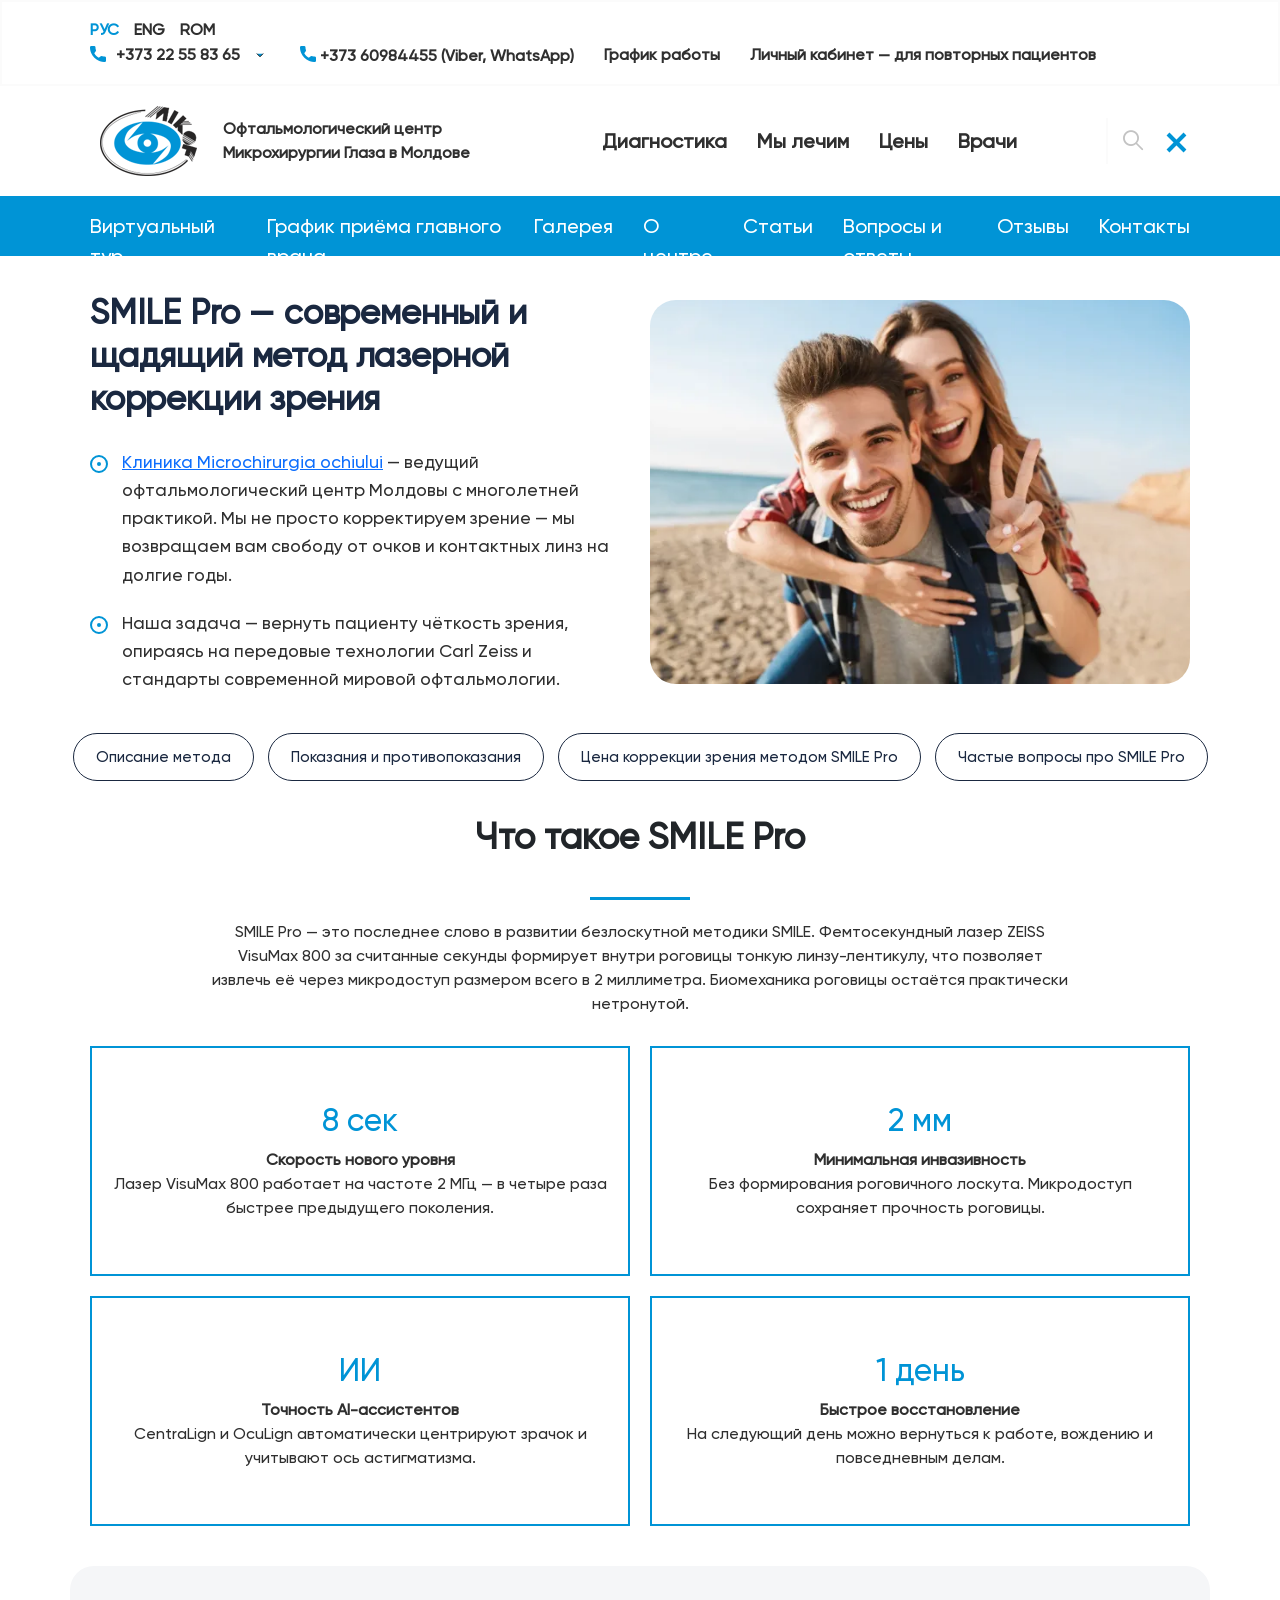
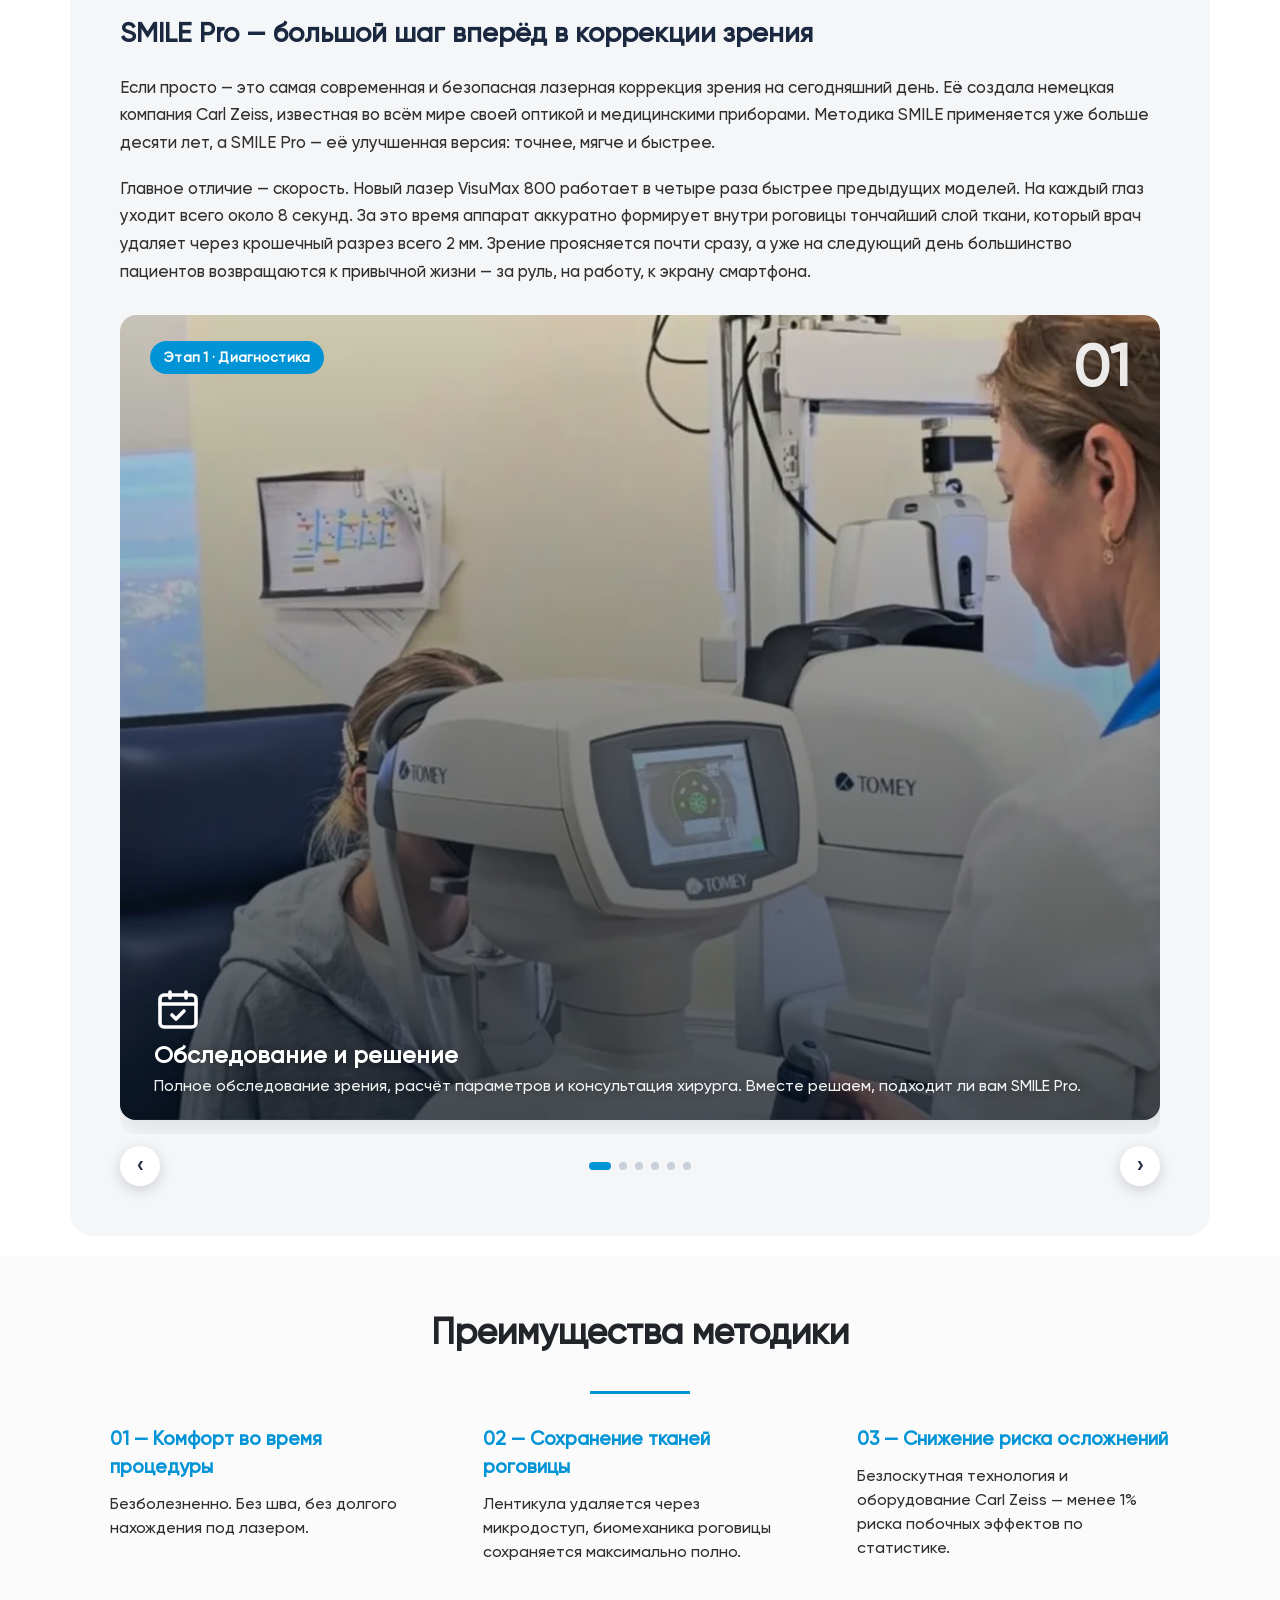
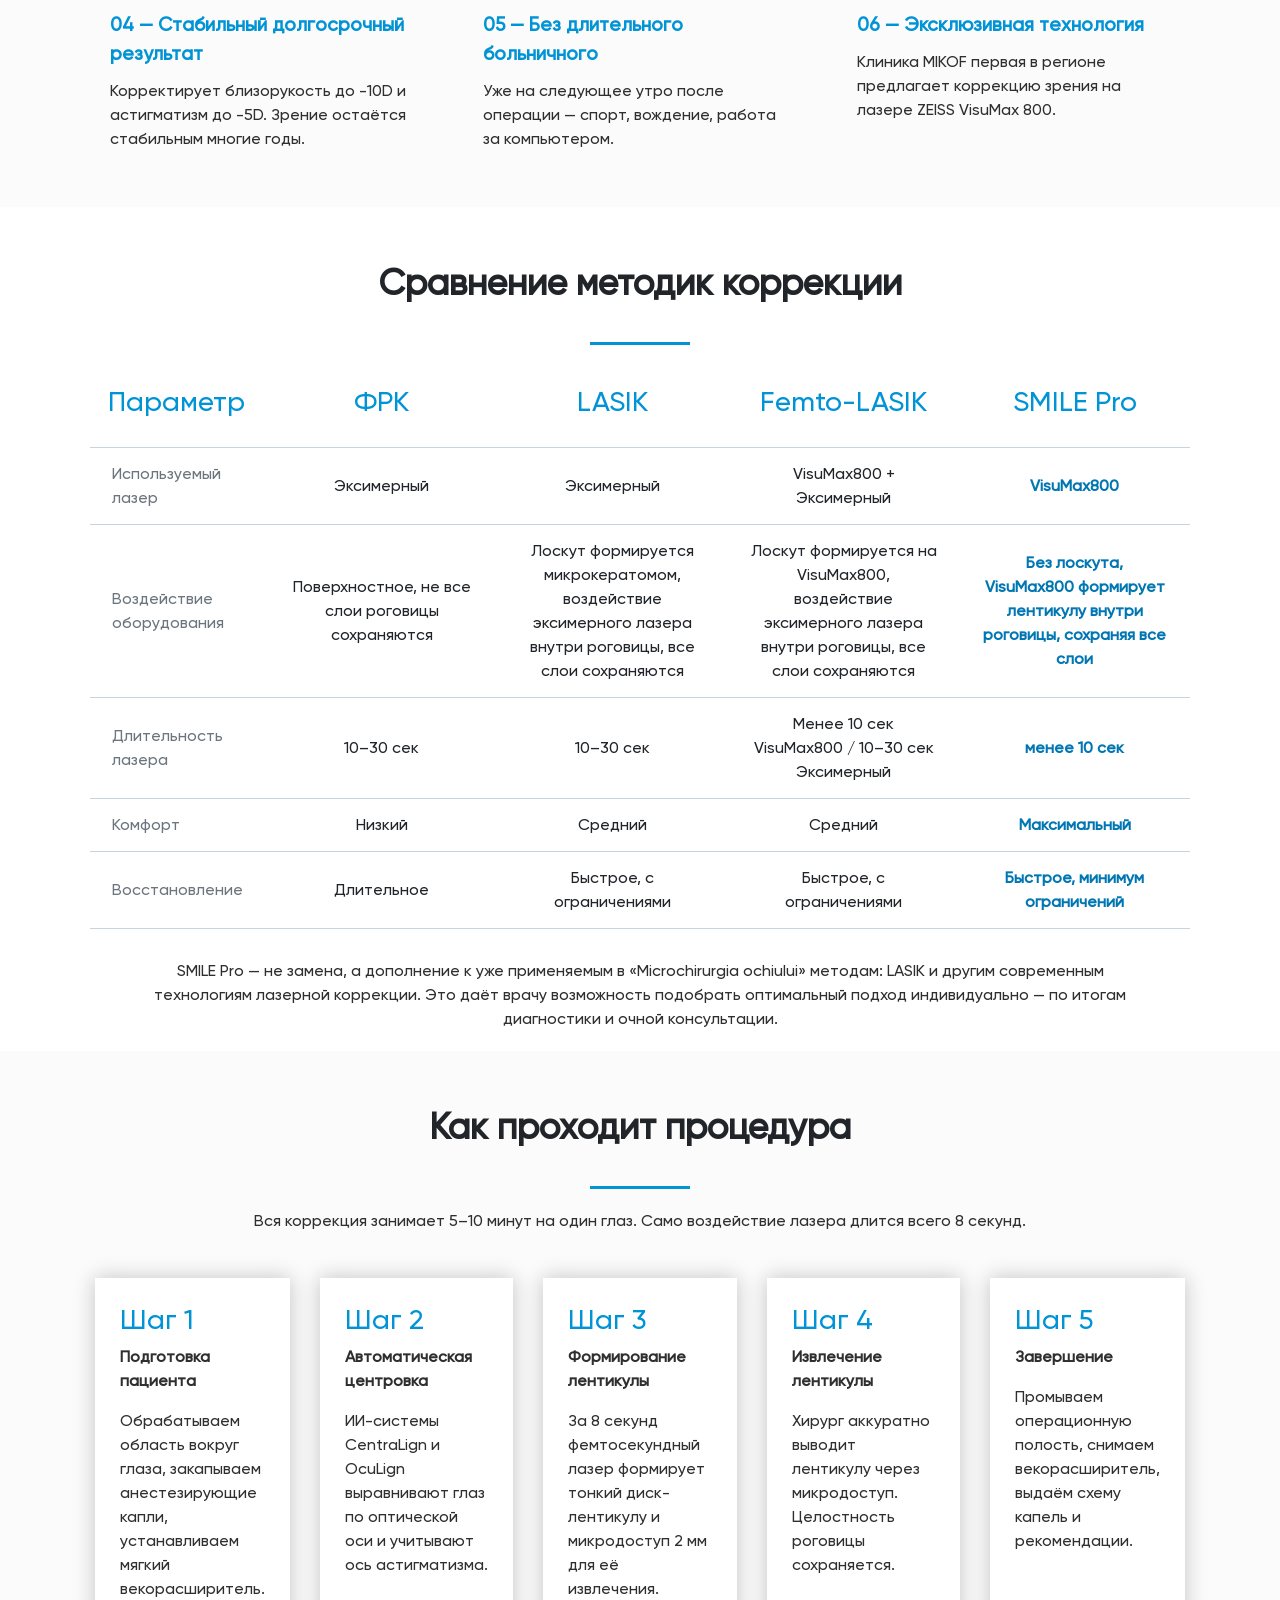
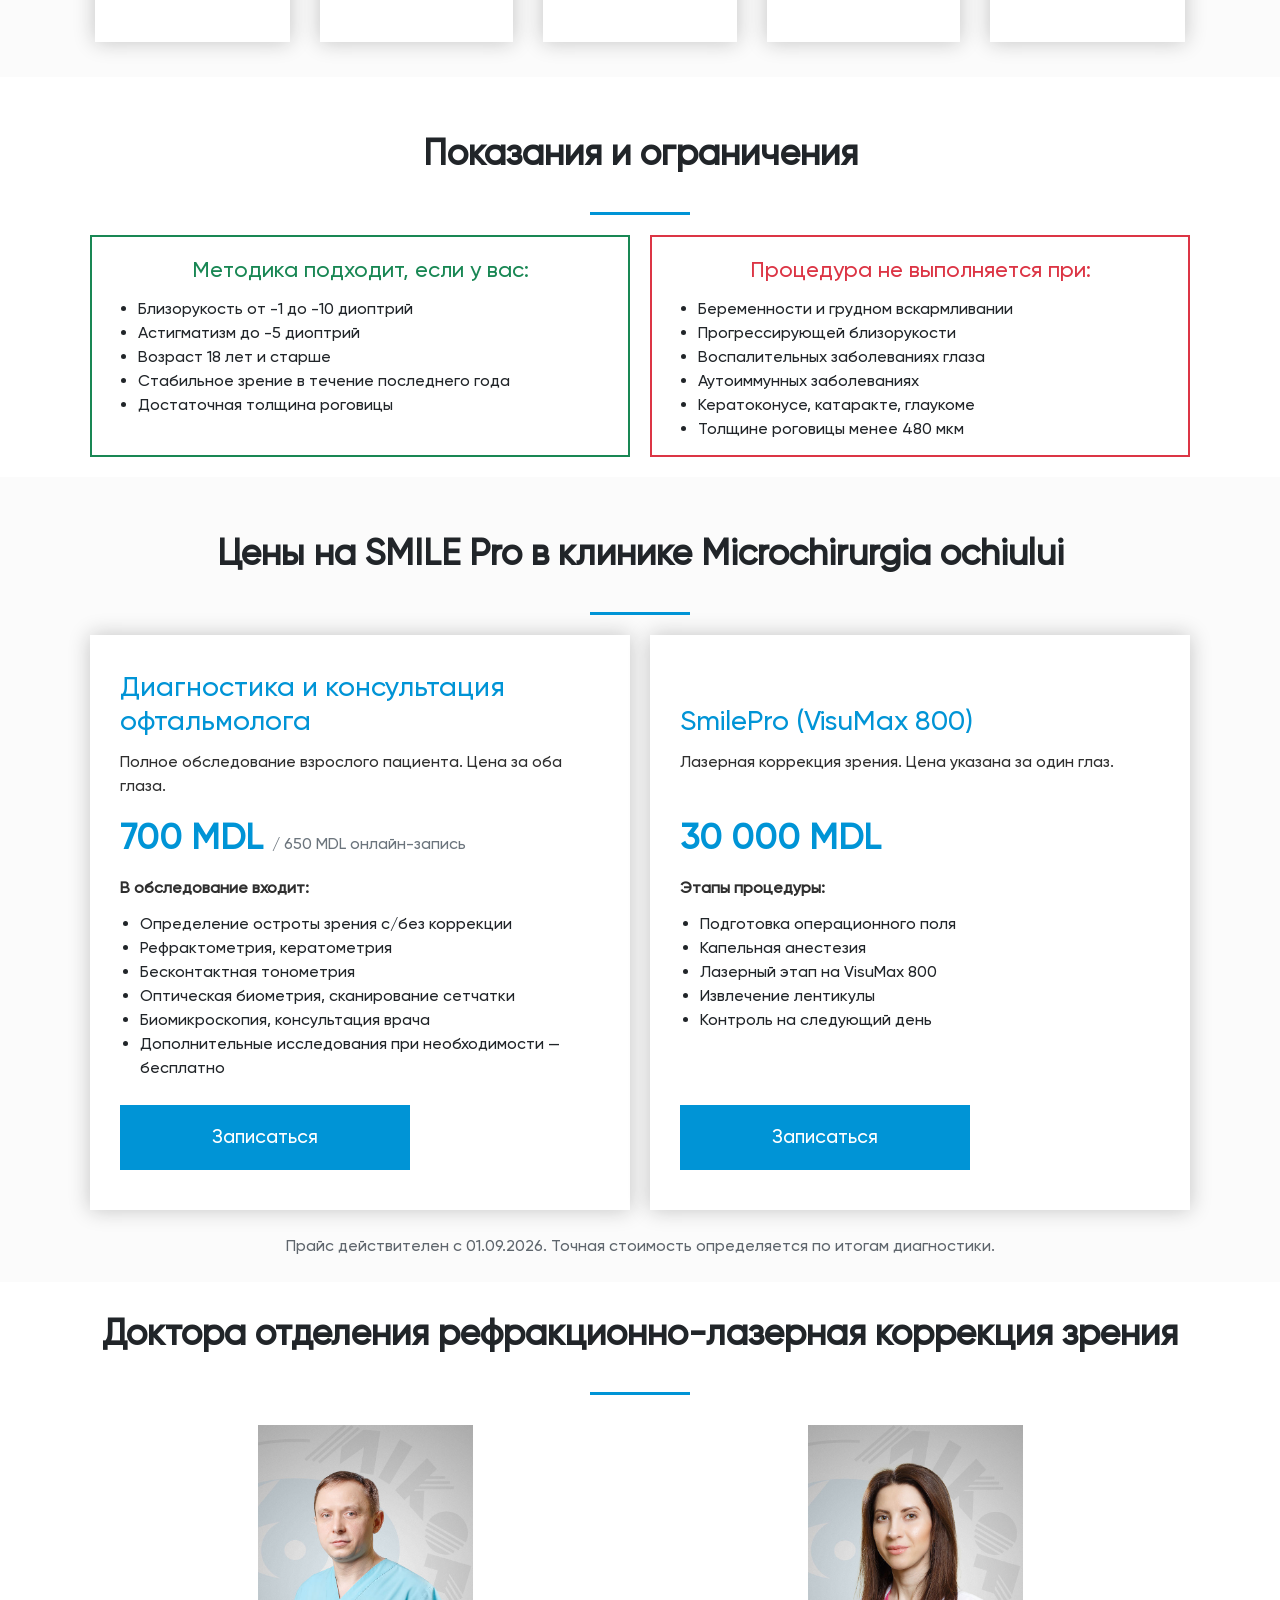
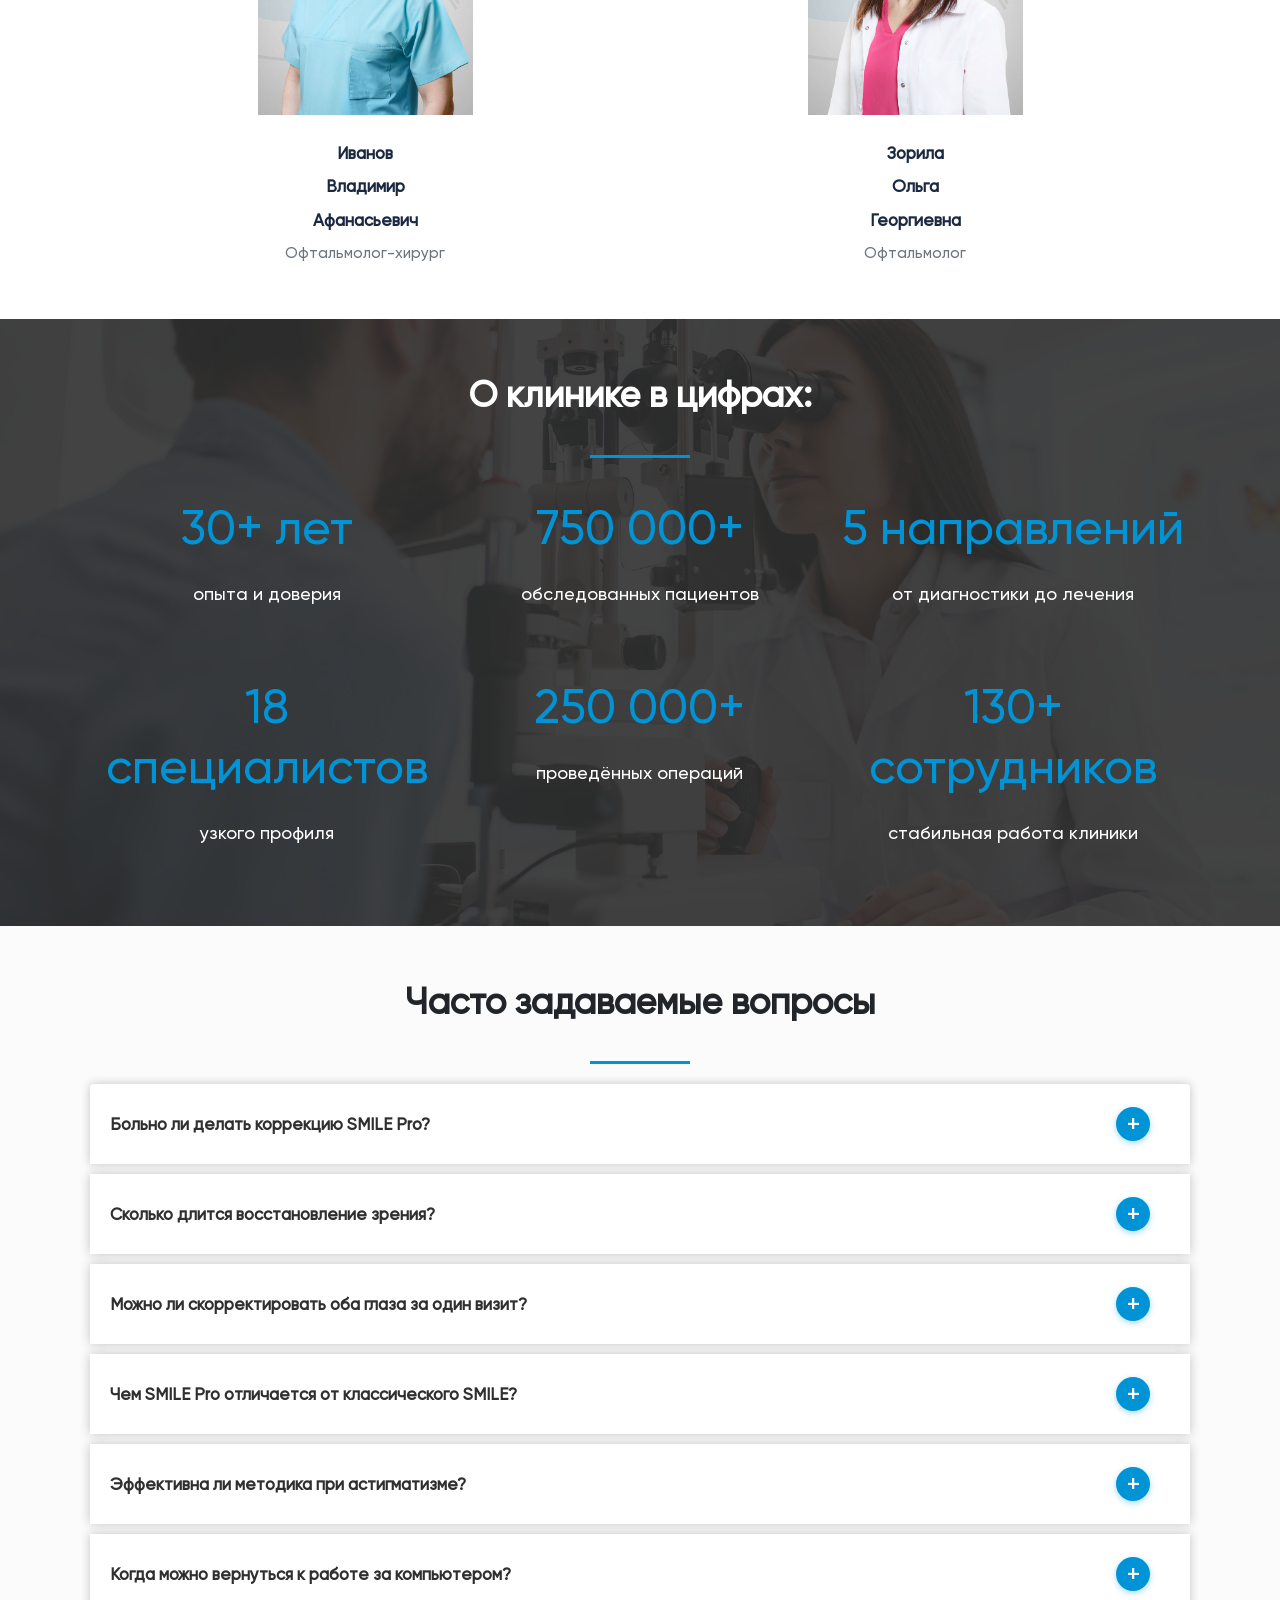
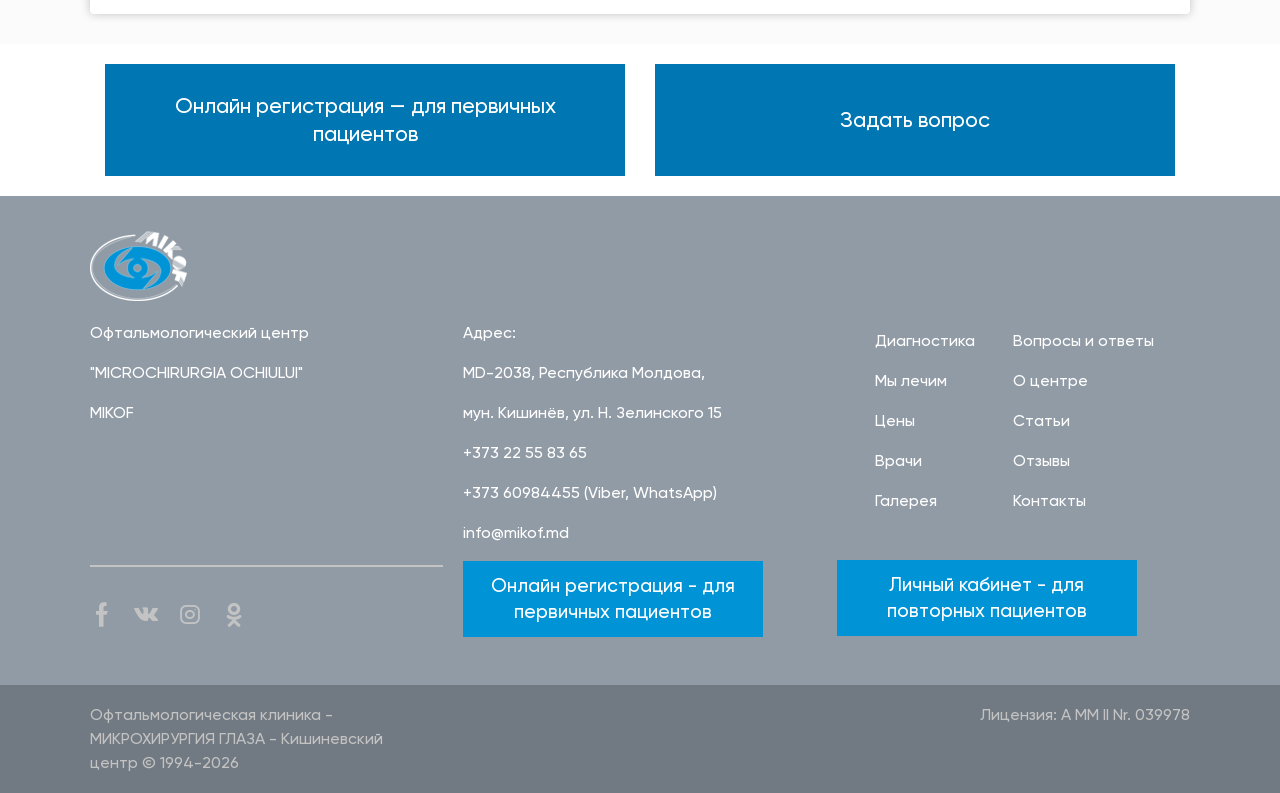
<file: ru/index.html>
<!DOCTYPE html>
<html lang="ru">
<head>
    <meta charset="UTF-8">
    <meta name="viewport" content="width=device-width, initial-scale=1.0">
    <title>SMILE Pro на VisuMax 800 — лазерная коррекция зрения | MIKOF</title>
    <meta name="description" content="Лазерная коррекция зрения по методике SMILE Pro на оборудовании ZEISS VisuMax 800 в клинике MIKOF.">
    <link rel="shortcut icon" as="image" href="../assets/img/favicon.ico">

    <link rel="canonical" href="https://mikof.md/ru/visumax">
    <link rel="alternate" hreflang="ru" href="https://mikof.md/ru/visumax">
    <link rel="alternate" hreflang="en" href="https://mikof.md/en/visumax">
    <link rel="alternate" hreflang="ro" href="https://mikof.md/visumax">
    <link rel="alternate" hreflang="x-default" href="https://mikof.md/visumax">

    <!-- Open Graph / соцсети и мессенджеры -->
    <meta property="og:type" content="website">
    <meta property="og:site_name" content="MIKOF — Microchirurgia ochiului">
    <meta property="og:title" content="SMILE Pro на VisuMax 800 — лазерная коррекция зрения | MIKOF">
    <meta property="og:description" content="Лазерная коррекция зрения по методике SMILE Pro на оборудовании ZEISS VisuMax 800 в клинике MIKOF.">
    <meta property="og:url" content="https://mikof.md/ru/visumax">
    <meta property="og:image" content="https://mikof.md/assets/img/main_page_banner.png">
    <meta property="og:image:width" content="1280">
    <meta property="og:image:height" content="720">
    <meta property="og:locale" content="ru_RU">
    <meta property="og:locale:alternate" content="en_US">
    <meta property="og:locale:alternate" content="ro_RO">
    <meta name="twitter:card" content="summary_large_image">
    <meta name="twitter:title" content="SMILE Pro на VisuMax 800 — лазерная коррекция зрения | MIKOF">
    <meta name="twitter:description" content="Лазерная коррекция зрения по методике SMILE Pro на оборудовании ZEISS VisuMax 800 в клинике MIKOF.">
    <meta name="twitter:image" content="https://mikof.md/assets/img/main_page_banner.png">

    <link rel="stylesheet" href="../assets/css/app.css">
    <link rel="stylesheet" href="../assets/css/new-app.css">
    <link rel="stylesheet" href="../assets/css/responsive.css">
    <link rel="stylesheet" href="../styles.css">

    <script type="application/ld+json">
    {
      "@context": "https://schema.org",
      "@type": "MedicalClinic",
      "name": "MIKOF — Microchirurgia ochiului",
      "url": "https://mikof.md/ru/visumax",
      "image": "https://mikof.md/assets/img/main_page_banner.png",
      "telephone": "+37322558365",
      "email": "info@mikof.md",
      "medicalSpecialty": "Ophthalmologic",
      "address": {
        "@type": "PostalAddress",
        "streetAddress": "ул. Н. Зелинского 15",
        "addressLocality": "Кишинёв",
        "addressCountry": "MD"
      },
      "makesOffer": {
        "@type": "Offer",
        "priceCurrency": "MDL",
        "price": "30000",
        "url": "https://mikof.md/ru/visumax",
        "itemOffered": {
          "@type": "MedicalProcedure",
          "name": "SMILE Pro (VisuMax 800) — лазерная коррекция зрения"
        }
      }
    }
    </script>
</head>
<body>

<header>
    <nav class="navbar-desktop">

        <div class="navbar-top">
            <div class="container">
                <div class="d-flex justify-content-between align-items-center flex-wrap">

                    <div class="lang">
                        <ul class="nav">
                            <li class="nav-item">
                                <a class="nav-link active" href="../ru/">РУС</a>
                            </li>
                            <li class="nav-item">
                                <a class="nav-link" href="../en/">ENG</a>
                            </li>
                            <li class="nav-item">
                                <a class="nav-link" href="../ro/">ROM</a>
                            </li>
                        </ul>
                    </div>

                    <div>
                        <ul class="navbar-nav flex-row align-items-center">
                            <li class="nav-item dropdown_info-contacts-link">
                                <a class="nav-link phone phone_desktop" href="tel:+37322558365">
                                    <span class="icon-phone-call"></span>
                                    +373 22 55 83 65
                                    <svg class="svg-icon svg-icon_arr-bott link-box__icon dropdown_icon" viewBox="0 0 24 24" fill="none" xmlns="http://www.w3.org/2000/svg" width="14" height="14"><path d="M7 10L12 15L17 10" stroke="#000000" stroke-width="1.5" stroke-linecap="round" stroke-linejoin="round"></path></svg>
                                </a>
                            </li>
                            <li class="nav-item">
                                <a class="nav-link phone" href="tel:+37360984455">
                                    <span class="icon-phone-call"></span>
                                    +373 60984455 (Viber, WhatsApp)
                                </a>
                            </li>
                            <li class="nav-item">
                                <a class="nav-link" href="https://mikof.md/ru/contact.shtml" target="_blank" rel="noopener">График работы</a>
                            </li>
                            <li class="nav-item">
                                <a class="nav-link" href="#" data-bs-toggle="modal" data-bs-target="#exampleModal">Личный кабинет — для повторных пациентов</a>
                            </li>
                        </ul>
                    </div>

                </div>
            </div>
        </div>

        <div class="navbar-center">
            <div class="container">
                <div class="d-flex justify-content-between align-items-center flex-wrap">
                    <div class="d-flex align-items-center">
                        <div class="logo">
                            <a class="navbar-brand" href="#"><img src="../assets/img/logo.png" class="img-fluid" alt="MIKOF"></a>
                        </div>
                        <div class="heading">
                            <p>Офтальмологический центр</p>
                            <p>Микрохирургии Глаза в Молдове</p>
                        </div>
                    </div>
                    <div>
                        <ul id="nav" class="nav">
                            <li class="nav-item">
                                <a class="nav-link" href="#about">Диагностика</a>
                            </li>
                            <li class="nav-item">
                                <a class="nav-link" href="#advantages">Мы лечим</a>
                            </li>
                            <li class="nav-item">
                                <a class="nav-link" href="#price">Цены</a>
                            </li>
                            <li class="nav-item">
                                <a class="nav-link" href="#doctors">Врачи</a>
                            </li>
                        </ul>
                    </div>

                    <div class="collapse-btn-group d-flex">
                        <div id="search-field" class="search d-flex">
                            <form action="#" class="form-search" id="form-search" onsubmit="return false;">
                                <input id="search-input" type="text" name="phrase" class="search-field form-control" placeholder="Поиск...">
                                <button type="submit" id="submit-btn" class="submit-btn"><span class="icon-loupe"></span></button>
                            </form>
                            <button id="search-btn" class="search-btn">
                                <span class="icon-loupe"></span>
                            </button>
                        </div>
                        <div id="desk-collapse-btn" class="collapse-btn open">
                            <button class="navbar-toggler">
                                <span></span>
                                <span></span>
                                <span></span>
                            </button>
                        </div>
                    </div>
                </div>
            </div>
        </div>

        <div class="navbar-bootom open" id="navbarNavDesk">
            <div class="container">
                <div class="d-flex justify-content-between align-items-center position-relative">
                    <ul class="nav justify-content-end">
                        <li class="nav-item">
                            <a class="nav-link" href="https://mikof.md/virtualtour/index.html" target="_blank" rel="noopener">Виртуальный тур</a>
                        </li>
                        <li class="nav-item">
                            <a class="nav-link" href="#doctors">График приёма главного врача</a>
                        </li>
                    </ul>

                    <ul class="nav justify-content-end">
                        <li class="nav-item">
                            <a class="nav-link" href="https://mikof.md/ru/gallery.shtml" target="_blank" rel="noopener">Галерея</a>
                        </li>
                        <li class="nav-item">
                            <a class="nav-link" href="https://mikof.md/ru/clinic.shtml" target="_blank" rel="noopener">О центре</a>
                        </li>
                        <li class="nav-item">
                            <a class="nav-link" href="https://mikof.md/ru/articles.shtml" target="_blank" rel="noopener">Статьи</a>
                        </li>
                        <li class="nav-item">
                            <a class="nav-link" href="#faq">Вопросы и ответы</a>
                        </li>
                        <li class="nav-item">
                            <a class="nav-link" href="https://mikof.md/ru/reviews.shtml" target="_blank" rel="noopener">Отзывы</a>
                        </li>
                        <li class="nav-item">
                            <a class="nav-link" href="https://mikof.md/ru/contact.shtml" target="_blank" rel="noopener">Контакты</a>
                        </li>
                    </ul>
                </div>
            </div>
        </div>
    </nav>

    <nav class="navbar navbar-expand-md">
        <div class="d-flex justify-content-between align-items-center tabs">
            <div class="d-flex align-items-center">
                <div class="logo">
                    <a class="navbar-brand" href="#"><img src="../assets/img/logo.png" class="img-fluid" alt="MIKOF"></a>
                </div>
                <div class="lang">
                    <ul class="nav">
                        <li class="nav-item">
                            <a class="nav-link active" href="../ru/">РУС</a>
                        </li>
                        <li class="nav-item">
                            <a class="nav-link" href="../en/">ENG</a>
                        </li>
                        <li class="nav-item">
                            <a class="nav-link" href="../ro/">ROM</a>
                        </li>
                    </ul>
                </div>
            </div>
            <div class="d-flex align-items-center">
                <div class="tab phone">
                    <a href="tel:+37322558365"><span class="icon-phone-call"></span></a>
                </div>
                <div class="tab">
                    <div id="mobile-search-btn" class="search-tab">
                        <span class="icon-loupe"></span>
                    </div>
                </div>
                <div id="collapse-btn" class="tab collapse-btn">
                    <button class="navbar-toggler" type="button" data-bs-toggle="collapse" data-bs-target="#navbarNav" aria-controls="navbarNav" aria-expanded="false" aria-label="Меню">
                        <span></span>
                        <span></span>
                        <span></span>
                    </button>
                </div>
            </div>
        </div>

        <div class="collapse navbar-collapse" id="navbarNav">
            <ul class="navbar-nav">
                <li class="nav-item"><a class="nav-link" href="#about">Диагностика</a></li>
                <li class="nav-item"><a class="nav-link" href="#advantages">Мы лечим</a></li>
                <li class="nav-item"><a class="nav-link" href="#price">Цены</a></li>
                <li class="nav-item"><a class="nav-link" href="#doctors">Врачи</a></li>
                <li class="nav-item"><a class="nav-link" href="https://mikof.md/ru/gallery.shtml" target="_blank" rel="noopener">Галерея</a></li>
                <li class="nav-item"><a class="nav-link" href="https://mikof.md/ru/clinic.shtml" target="_blank" rel="noopener">О центре</a></li>
                <li class="nav-item"><a class="nav-link" href="https://mikof.md/ru/articles.shtml" target="_blank" rel="noopener">Статьи</a></li>
                <li class="nav-item"><a class="nav-link" href="#faq">Вопросы и ответы</a></li>
                <li class="nav-item"><a class="nav-link" href="https://mikof.md/ru/reviews.shtml" target="_blank" rel="noopener">Отзывы</a></li>
                <li class="nav-item"><a class="nav-link" href="https://mikof.md/ru/contact.shtml" target="_blank" rel="noopener">Контакты</a></li>
            </ul>
        </div>
    </nav>
</header>

<main>

    <!-- INTRO -->
    <section class="intro-smile">
        <div class="container">
            <div class="row align-items-center">
                <div class="col-md-6">
                    <div class="intro-content">
                        <h1 class="intro-title">SMILE Pro — современный и щадящий метод лазерной коррекции зрения</h1>

                        <ul class="intro-list">
                            <li><a href="https://mikof.md/ru" target="_blank" rel="noopener">Клиника Microchirurgia ochiului</a> — ведущий офтальмологический центр Молдовы с многолетней практикой. Мы не просто корректируем зрение — мы возвращаем вам свободу от очков и контактных линз на долгие годы.</li>
                            <li>Наша задача — вернуть пациенту чёткость зрения, опираясь на передовые технологии Carl Zeiss и стандарты современной мировой офтальмологии.</li>
                        </ul>
                    </div>
                </div>
                <div class="col-md-6">
                    <div class="intro-photo">
                        <img src="../assets/img/intro-hero.webp" width="684" height="446" fetchpriority="high" alt="Пациент клиники MIKOF" class="intro-photo__img">
                    </div>
                </div>
            </div>
        </div>
    </section>

    <!-- QUICK NAV PILLS -->
    <section class="intro-nav">
        <div class="container">
            <div class="intro-nav__row">
                <a href="#about" class="intro-nav__pill">Описание метода</a>
                <a href="#indications" class="intro-nav__pill">Показания и противопоказания</a>
                <a href="#price" class="intro-nav__pill">Цена коррекции зрения методом SMILE Pro</a>
                <a href="#faq" class="intro-nav__pill">Частые вопросы про SMILE Pro</a>
            </div>
        </div>
    </section>

    <!-- ABOUT THE METHOD -->
    <section id="about">
        <div class="container">
            <div class="b-bottom heading-center">
                <h2>Что такое SMILE Pro</h2>
            </div>
            <p class="text-center" style="max-width: 860px; margin: 0 auto 30px;">SMILE Pro — это последнее слово в развитии безлоскутной методики SMILE. Фемтосекундный лазер ZEISS VisuMax 800 за считанные секунды формирует внутри роговицы тонкую линзу-лентикулу, что позволяет извлечь её через микродоступ размером всего в 2 миллиметра. Биомеханика роговицы остаётся практически нетронутой.</p>

            <div class="row">
                <div class="col-md-3 col-sm-6">
                    <div class="border-block" style="margin: 10px auto; min-height: 230px;">
                        <h3 style="color:#0094d6; font-size: 2rem;">8 сек</h3>
                        <p><b>Скорость нового уровня</b></p>
                        <p>Лазер VisuMax 800 работает на частоте 2 МГц — в четыре раза быстрее предыдущего поколения.</p>
                    </div>
                </div>
                <div class="col-md-3 col-sm-6">
                    <div class="border-block" style="margin: 10px auto; min-height: 230px;">
                        <h3 style="color:#0094d6; font-size: 2rem;">2 мм</h3>
                        <p><b>Минимальная инвазивность</b></p>
                        <p>Без формирования роговичного лоскута. Микродоступ сохраняет прочность роговицы.</p>
                    </div>
                </div>
                <div class="col-md-3 col-sm-6">
                    <div class="border-block" style="margin: 10px auto; min-height: 230px;">
                        <h3 style="color:#0094d6; font-size: 2rem;">ИИ</h3>
                        <p><b>Точность AI-ассистентов</b></p>
                        <p>CentraLign и OcuLign автоматически центрируют зрачок и учитывают ось астигматизма.</p>
                    </div>
                </div>
                <div class="col-md-3 col-sm-6">
                    <div class="border-block" style="margin: 10px auto; min-height: 230px;">
                        <h3 style="color:#0094d6; font-size: 2rem;">1 день</h3>
                        <p><b>Быстрое восстановление</b></p>
                        <p>На следующий день можно вернуться к работе, вождению и повседневным делам.</p>
                    </div>
                </div>
            </div>
        </div>
    </section>

    <!-- SMILE PRO — простыми словами + видео -->
    <section id="smile-pro-explained" class="smile-explain">
        <div class="container">
            <div class="smile-explain__card">
                <div class="smile-explain__row">
                    <div class="smile-explain__text">
                        <h3 class="smile-explain__title">SMILE Pro — большой шаг вперёд в коррекции зрения</h3>
                        <p>Если просто — это самая современная и безопасная лазерная коррекция зрения на сегодняшний день. Её создала немецкая компания Carl Zeiss, известная во всём мире своей оптикой и медицинскими приборами. Методика SMILE применяется уже больше десяти лет, а SMILE Pro — её улучшенная версия: точнее, мягче и быстрее.</p>
                        <p>Главное отличие — скорость. Новый лазер VisuMax 800 работает в четыре раза быстрее предыдущих моделей. На каждый глаз уходит всего около 8 секунд. За это время аппарат аккуратно формирует внутри роговицы тончайший слой ткани, который врач удаляет через крошечный разрез всего 2 мм. Зрение проясняется почти сразу, а уже на следующий день большинство пациентов возвращаются к привычной жизни — за руль, на работу, к экрану смартфона.</p>
                    </div>
                    <div class="smile-explain__media">
                        <div class="journey" aria-roledescription="карусель" aria-label="Путь пациента по дням">
                            <div class="journey__track" id="journeyTrack">
                                <article class="journey__slide">
                                    <img class="journey__bg" loading="lazy" src="../assets/img/journey/01.webp" alt="Диагностика зрения перед SMILE Pro">
                                    <span class="journey__day">Этап 1 · Диагностика</span>
                                    <span class="journey__num" aria-hidden="true">01</span>
                                    <span class="journey__icon"><svg viewBox="0 0 24 24" fill="none" stroke="currentColor" stroke-width="1.8" stroke-linecap="round" stroke-linejoin="round"><rect x="3" y="4.5" width="18" height="16" rx="2"/><path d="M3 9h18M8 3v3M16 3v3M9 14.5l2 2 4-4"/></svg></span>
                                    <h4 class="journey__title">Обследование и решение</h4>
                                    <p class="journey__text">Полное обследование зрения, расчёт параметров и консультация хирурга. Вместе решаем, подходит ли вам SMILE Pro.</p>
                                </article>
                                <article class="journey__slide">
                                    <img class="journey__bg" loading="lazy" src="../assets/img/journey/02.webp" alt="Лазерная коррекция SMILE Pro в операционной">
                                    <span class="journey__day">День операции</span>
                                    <span class="journey__num" aria-hidden="true">02</span>
                                    <span class="journey__icon"><svg viewBox="0 0 24 24" fill="none" stroke="currentColor" stroke-width="1.8" stroke-linecap="round" stroke-linejoin="round"><circle cx="12" cy="12" r="9"/><path d="M12 7.5V12l3 2"/></svg></span>
                                    <h4 class="journey__title">Коррекция за 8 секунд</h4>
                                    <p class="journey__text">Безболезненно, под капельной анестезией. Лазер VisuMax 800 работает около 8 секунд на глаз. Домой можно уже через час.</p>
                                </article>
                                <article class="journey__slide">
                                    <img class="journey__bg" loading="lazy" src="../assets/img/journey/03.webp" alt="Контрольный осмотр на следующий день после операции">
                                    <span class="journey__day">День 1</span>
                                    <span class="journey__num" aria-hidden="true">03</span>
                                    <span class="journey__icon"><svg viewBox="0 0 24 24" fill="none" stroke="currentColor" stroke-width="1.8" stroke-linecap="round" stroke-linejoin="round"><path d="M2 12s3.5-6.5 10-6.5S22 12 22 12s-3.5 6.5-10 6.5S2 12 2 12z"/><circle cx="12" cy="12" r="3"/></svg></span>
                                    <h4 class="journey__title">Контроль и ясное зрение</h4>
                                    <p class="journey__text">На следующий день — контрольный осмотр. Большинство пациентов уже видят чётко и возвращаются к работе и за руль.</p>
                                </article>
                                <article class="journey__slide">
                                    <img class="journey__bg" loading="lazy" src="../assets/img/journey/04.webp" alt="Восстановление зрения в первую неделю">
                                    <span class="journey__day">Дни 2–7</span>
                                    <span class="journey__num" aria-hidden="true">04</span>
                                    <span class="journey__icon"><svg viewBox="0 0 24 24" fill="none" stroke="currentColor" stroke-width="1.8" stroke-linecap="round" stroke-linejoin="round"><path d="M12 3s6 6.5 6 10.5a6 6 0 0 1-12 0C6 9.5 12 3 12 3z"/></svg></span>
                                    <h4 class="journey__title">Первая неделя</h4>
                                    <p class="journey__text">Капли по схеме и гигиена зрения. Временно стоит воздержаться от бассейна, сауны и контактного спорта.</p>
                                </article>
                                <article class="journey__slide">
                                    <img class="journey__bg" loading="lazy" src="../assets/img/journey/05.webp" alt="Стабилизация зрения и возврат к активной жизни">
                                    <span class="journey__day">2–4 недели</span>
                                    <span class="journey__num" aria-hidden="true">05</span>
                                    <span class="journey__icon"><svg viewBox="0 0 24 24" fill="none" stroke="currentColor" stroke-width="1.8" stroke-linecap="round" stroke-linejoin="round"><path d="M3 12h4l2.5 7 5-14 2.5 7h4"/></svg></span>
                                    <h4 class="journey__title">Стабилизация</h4>
                                    <p class="journey__text">Зрение окончательно стабилизируется, возвращается полная активность — спорт, экраны, путешествия.</p>
                                </article>
                                <article class="journey__slide">
                                    <img class="journey__bg" loading="lazy" src="../assets/img/journey/06.webp" alt="Жизнь без очков после SMILE Pro">
                                    <span class="journey__day">Результат</span>
                                    <span class="journey__num" aria-hidden="true">06</span>
                                    <span class="journey__icon"><svg viewBox="0 0 24 24" fill="none" stroke="currentColor" stroke-width="1.8" stroke-linecap="round" stroke-linejoin="round"><circle cx="12" cy="12" r="9"/><path d="M8.5 14.5s1.3 2 3.5 2 3.5-2 3.5-2"/><path d="M9 9.5h.01M15 9.5h.01"/></svg></span>
                                    <h4 class="journey__title">Свобода без очков</h4>
                                    <p class="journey__text">Чёткое зрение надолго — без очков и контактных линз.</p>
                                    <a href="https://mikof.md/ru/online-register" target="_blank" rel="noopener" class="journey__cta">Записаться на диагностику</a>
                                </article>
                            </div>
                            <button class="journey__arrow journey__arrow--prev" type="button" aria-label="Предыдущий слайд">‹</button>
                            <button class="journey__arrow journey__arrow--next" type="button" aria-label="Следующий слайд">›</button>
                            <div class="journey__dots" id="journeyDots"></div>
                        </div>
                    </div>
                </div>
            </div>
        </div>
    </section>

    <!-- ADVANTAGES -->
    <section id="advantages" class="light-grey-bg">
        <div class="container">
            <div class="b-bottom heading-center">
                <h2>Преимущества методики</h2>
            </div>

            <div class="row">
                <div class="col-md-4">
                    <div class="block-item" style="padding: 20px;">
                        <div class="block-item__title" style="color:#0094d6;">01 — Комфорт во время процедуры</div>
                        <div class="block-item__body">
                            <p>Безболезненно. Без шва, без долгого нахождения под лазером.</p>
                        </div>
                    </div>
                </div>
                <div class="col-md-4">
                    <div class="block-item" style="padding: 20px;">
                        <div class="block-item__title" style="color:#0094d6;">02 — Сохранение тканей роговицы</div>
                        <div class="block-item__body">
                            <p>Лентикула удаляется через микродоступ, биомеханика роговицы сохраняется максимально полно.</p>
                        </div>
                    </div>
                </div>
                <div class="col-md-4">
                    <div class="block-item" style="padding: 20px;">
                        <div class="block-item__title" style="color:#0094d6;">03 — Снижение риска осложнений</div>
                        <div class="block-item__body">
                            <p>Безлоскутная технология и оборудование Carl Zeiss — менее 1% риска побочных эффектов по статистике.</p>
                        </div>
                    </div>
                </div>
                <div class="col-md-4">
                    <div class="block-item" style="padding: 20px;">
                        <div class="block-item__title" style="color:#0094d6;">04 — Стабильный долгосрочный результат</div>
                        <div class="block-item__body">
                            <p>Корректирует близорукость до -10D и астигматизм до -5D. Зрение остаётся стабильным многие годы.</p>
                        </div>
                    </div>
                </div>
                <div class="col-md-4">
                    <div class="block-item" style="padding: 20px;">
                        <div class="block-item__title" style="color:#0094d6;">05 — Без длительного больничного</div>
                        <div class="block-item__body">
                            <p>Уже на следующее утро после операции — спорт, вождение, работа за компьютером.</p>
                        </div>
                    </div>
                </div>
                <div class="col-md-4">
                    <div class="block-item" style="padding: 20px;">
                        <div class="block-item__title" style="color:#0094d6;">06 — Эксклюзивная технология</div>
                        <div class="block-item__body">
                            <p>Клиника MIKOF первая в регионе предлагает коррекцию зрения на лазере ZEISS VisuMax 800.</p>
                        </div>
                    </div>
                </div>
            </div>
        </div>
    </section>

    <!-- COMPARISON TABLE -->
    <section id="compare">
        <div class="container">
            <div class="b-bottom heading-center">
                <h2>Сравнение методик коррекции</h2>
            </div>

            <div class="compare-table" style="max-width: 1280px; margin: 0 auto;">
                <table>
                    <colgroup>
                        <col class="col-param">
                        <col class="col-method">
                        <col class="col-method">
                        <col class="col-method">
                        <col class="col-method">
                    </colgroup>
                    <thead>
                        <tr>
                            <th><h3>Параметр</h3></th>
                            <th><h3>ФРК</h3></th>
                            <th><h3>LASIK</h3></th>
                            <th><h3>Femto-LASIK</h3></th>
                            <th><h3>SMILE Pro</h3></th>
                        </tr>
                    </thead>
                    <tbody>
                        <tr>
                            <td data-label="Параметр">Используемый лазер</td>
                            <td data-label="ФРК">Эксимерный</td>
                            <td data-label="LASIK">Эксимерный</td>
                            <td data-label="Femto-LASIK">VisuMax800 + Эксимерный</td>
                            <td data-label="SMILE Pro" class="cell-pro"><b>VisuMax800</b></td>
                        </tr>
                        <tr>
                            <td data-label="Параметр">Воздействие оборудования</td>
                            <td data-label="ФРК">Поверхностное, не все слои роговицы сохраняются</td>
                            <td data-label="LASIK">Лоскут формируется микрокератомом, воздействие эксимерного лазера внутри роговицы, все слои сохраняются</td>
                            <td data-label="Femto-LASIK">Лоскут формируется на VisuMax800, воздействие эксимерного лазера внутри роговицы, все слои сохраняются</td>
                            <td data-label="SMILE Pro" class="cell-pro"><b>Без лоскута, VisuMax800 формирует лентикулу внутри роговицы, сохраняя все слои</b></td>
                        </tr>
                        <tr>
                            <td data-label="Параметр">Длительность лазера</td>
                            <td data-label="ФРК">10–30 сек</td>
                            <td data-label="LASIK">10–30 сек</td>
                            <td data-label="Femto-LASIK">Менее 10 сек VisuMax800 / 10–30 сек Эксимерный</td>
                            <td data-label="SMILE Pro" class="cell-pro"><b>менее 10 сек</b></td>
                        </tr>
                        <tr>
                            <td data-label="Параметр">Комфорт</td>
                            <td data-label="ФРК">Низкий</td>
                            <td data-label="LASIK">Средний</td>
                            <td data-label="Femto-LASIK">Средний</td>
                            <td data-label="SMILE Pro" class="cell-pro"><b>Максимальный</b></td>
                        </tr>
                        <tr>
                            <td data-label="Параметр">Восстановление</td>
                            <td data-label="ФРК">Длительное</td>
                            <td data-label="LASIK">Быстрое, с ограничениями</td>
                            <td data-label="Femto-LASIK">Быстрое, с ограничениями</td>
                            <td data-label="SMILE Pro" class="cell-pro"><b>Быстрое, минимум ограничений</b></td>
                        </tr>
                    </tbody>
                </table>
            </div>

            <p class="text-center" style="max-width: 980px; margin: 30px auto 0; color: #2f2f2f;">SMILE Pro — не замена, а дополнение к уже применяемым в «Microchirurgia ochiului» методам: LASIK и другим современным технологиям лазерной коррекции. Это даёт врачу возможность подобрать оптимальный подход индивидуально — по итогам диагностики и очной консультации.</p>
        </div>
    </section>

    <!-- PROCEDURE STEPS -->
    <section id="procedure" class="light-grey-bg">
        <div class="container">
            <div class="b-bottom heading-center">
                <h2>Как проходит процедура</h2>
            </div>
            <p class="text-center" style="max-width: 800px; margin: 0 auto 30px;">Вся коррекция занимает 5–10 минут на один глаз. Само воздействие лазера длится всего 8 секунд.</p>

            <div class="row">
                <div class="col-md-4 col-lg" style="padding: 15px;">
                    <div class="box-shadow" style="padding: 25px; background: #fff; height: 100%;">
                        <h3 style="color:#0094d6;">Шаг 1</h3>
                        <p><b>Подготовка пациента</b></p>
                        <p>Обрабатываем область вокруг глаза, закапываем анестезирующие капли, устанавливаем мягкий векорасширитель.</p>
                    </div>
                </div>
                <div class="col-md-4 col-lg" style="padding: 15px;">
                    <div class="box-shadow" style="padding: 25px; background: #fff; height: 100%;">
                        <h3 style="color:#0094d6;">Шаг 2</h3>
                        <p><b>Автоматическая центровка</b></p>
                        <p>ИИ-системы CentraLign и OcuLign выравнивают глаз по оптической оси и учитывают ось астигматизма.</p>
                    </div>
                </div>
                <div class="col-md-4 col-lg" style="padding: 15px;">
                    <div class="box-shadow" style="padding: 25px; background: #fff; height: 100%;">
                        <h3 style="color:#0094d6;">Шаг 3</h3>
                        <p><b>Формирование лентикулы</b></p>
                        <p>За 8 секунд фемтосекундный лазер формирует тонкий диск-лентикулу и микродоступ 2 мм для её извлечения.</p>
                    </div>
                </div>
                <div class="col-md-4 col-lg" style="padding: 15px;">
                    <div class="box-shadow" style="padding: 25px; background: #fff; height: 100%;">
                        <h3 style="color:#0094d6;">Шаг 4</h3>
                        <p><b>Извлечение лентикулы</b></p>
                        <p>Хирург аккуратно выводит лентикулу через микродоступ. Целостность роговицы сохраняется.</p>
                    </div>
                </div>
                <div class="col-md-4 col-lg" style="padding: 15px;">
                    <div class="box-shadow" style="padding: 25px; background: #fff; height: 100%;">
                        <h3 style="color:#0094d6;">Шаг 5</h3>
                        <p><b>Завершение</b></p>
                        <p>Промываем операционную полость, снимаем векорасширитель, выдаём схему капель и рекомендации.</p>
                    </div>
                </div>
            </div>
        </div>
    </section>

    <!-- INDICATIONS -->
    <section id="indications">
        <div class="container">
            <div class="b-bottom heading-center">
                <h2>Показания и ограничения</h2>
            </div>

            <div class="row indications-row">
                <div class="col-md-6">
                    <div class="border-block" style="border-color:#198754; max-width: none; margin: 0 0 10px; height: 100%;">
                        <h3 style="color:#198754;">Методика подходит, если у вас:</h3>
                        <ul>
                            <li>Близорукость от -1 до -10 диоптрий</li>
                            <li>Астигматизм до -5 диоптрий</li>
                            <li>Возраст 18 лет и старше</li>
                            <li>Стабильное зрение в течение последнего года</li>
                            <li>Достаточная толщина роговицы</li>
                        </ul>
                    </div>
                </div>
                <div class="col-md-6">
                    <div class="border-block" style="border-color:#dc3545; max-width: none; margin: 0 0 10px; height: 100%;">
                        <h3 style="color:#dc3545;">Процедура не выполняется при:</h3>
                        <ul>
                            <li>Беременности и грудном вскармливании</li>
                            <li>Прогрессирующей близорукости</li>
                            <li>Воспалительных заболеваниях глаза</li>
                            <li>Аутоиммунных заболеваниях</li>
                            <li>Кератоконусе, катаракте, глаукоме</li>
                            <li>Толщине роговицы менее 480 мкм</li>
                        </ul>
                    </div>
                </div>
            </div>
        </div>
    </section>

    <!-- PRICE -->
    <section id="price" class="light-grey-bg">
        <div class="container">
            <div class="b-bottom heading-center">
                <h2>Цены на SMILE Pro в клинике Microchirurgia ochiului</h2>
            </div>

            <div class="row">
                <div class="col-md-6">
                    <div class="box-shadow" style="background:#fff; padding: 35px 30px; margin: 0 0 15px; height: 100%;">
                        <h3 style="color:#0094d6;">Диагностика и консультация офтальмолога</h3>
                        <p>Полное обследование взрослого пациента. Цена за оба глаза.</p>
                        <p style="font-size: 2.2rem; color:#0094d6;"><b>700 MDL</b> <span style="font-size: 1rem; color:#6c757d;">/ 650 MDL онлайн-запись</span></p>
                        <p><b>В обследование входит:</b></p>
                        <ul>
                            <li>Определение остроты зрения с/без коррекции</li>
                            <li>Рефрактометрия, кератометрия</li>
                            <li>Бесконтактная тонометрия</li>
                            <li>Оптическая биометрия, сканирование сетчатки</li>
                            <li>Биомикроскопия, консультация врача</li>
                            <li>Дополнительные исследования при необходимости — бесплатно</li>
                        </ul>
                        <div class="button">
                            <a href="#booking" class="btn btn-primary">Записаться</a>
                        </div>
                    </div>
                </div>
                <div class="col-md-6">
                    <div class="box-shadow" style="background:#fff; padding: 35px 30px; margin: 0 0 15px; height: 100%;">
                        <h3 style="color:#0094d6;">SmilePro (VisuMax 800)</h3>
                        <p>Лазерная коррекция зрения. Цена указана за один глаз.</p>
                        <p style="font-size: 2.2rem; color:#0094d6;"><b>30 000 MDL</b></p>
                        <p><b>Этапы процедуры:</b></p>
                        <ul>
                            <li>Подготовка операционного поля</li>
                            <li>Капельная анестезия</li>
                            <li>Лазерный этап на VisuMax 800</li>
                            <li>Извлечение лентикулы</li>
                            <li>Контроль на следующий день</li>
                        </ul>
                        <div class="button">
                            <a href="#booking" class="btn btn-primary">Записаться</a>
                        </div>
                    </div>
                </div>
            </div>
            <p class="text-center text-light-grey price-note">Прайс действителен с 01.09.2026. Точная стоимость определяется по итогам диагностики.</p>
        </div>
    </section>

    <!-- DOCTORS -->
    <section id="doctors" class="our-team">
        <div class="container">
            <div class="b-bottom text-center heading-center">
                <h2>Доктора отделения рефракционно-лазерная коррекция зрения</h2>
            </div>

            <div class="row justify-content-center">
                <div class="col-md-4 col-sm-6 our-team-item">
                    <div class="our-team-img">
                        <img loading="lazy" src="../assets/img/doctors/ivanov.jpg" alt="Иванов Владимир Афанасьевич">
                    </div>
                    <div class="our-team-body">
                        <h3 class="our-team-title"><a href="#booking">Иванов<br>Владимир<br>Афанасьевич</a></h3>
                        <p class="our-team-text">Офтальмолог-хирург</p>
                    </div>
                </div>
                <div class="col-md-4 col-sm-6 our-team-item">
                    <div class="our-team-img">
                        <img loading="lazy" src="../assets/img/doctors/zorila.jpg" alt="Зорила Ольга Георгиевна">
                    </div>
                    <div class="our-team-body">
                        <h3 class="our-team-title"><a href="#booking">Зорила<br>Ольга<br>Георгиевна</a></h3>
                        <p class="our-team-text">Офтальмолог</p>
                    </div>
                </div>
            </div>
        </div>
    </section>

    <!-- CLINIC IN NUMBERS — взято из mikof.md (.about-us / .about-us-item) -->
    <section id="stats" class="about-us">
        <div class="container">
            <div class="b-bottom heading-center">
                <h2>О клинике в цифрах:</h2>
            </div>
            <div class="row">
                <div class="col-6 col-md-4 about-us-item">
                    <h2>30+ лет</h2>
                    <p>опыта и доверия</p>
                </div>
                <div class="col-6 col-md-4 about-us-item">
                    <h2>750 000+</h2>
                    <p>обследованных пациентов</p>
                </div>
                <div class="col-6 col-md-4 about-us-item">
                    <h2>5 направлений</h2>
                    <p>от диагностики до лечения</p>
                </div>
                <div class="col-6 col-md-4 about-us-item">
                    <h2>18 специалистов</h2>
                    <p>узкого профиля</p>
                </div>
                <div class="col-6 col-md-4 about-us-item">
                    <h2>250 000+</h2>
                    <p>проведённых операций</p>
                </div>
                <div class="col-6 col-md-4 about-us-item">
                    <h2>130+ сотрудников</h2>
                    <p>стабильная работа клиники</p>
                </div>
            </div>
        </div>
    </section>

    <!-- FAQ -->
    <section id="faq" class="questions">
        <div class="container">
            <div class="b-bottom heading-center">
                <h2>Часто задаваемые вопросы</h2>
            </div>

            <div class="accordion" id="faqAccordion">
                <div class="accordion-item">
                    <h2 class="accordion-header">
                        <button class="accordion-button collapsed" type="button" data-bs-toggle="collapse" data-bs-target="#faq1">
                            <div>Больно ли делать коррекцию SMILE Pro? <span>+</span></div>
                        </button>
                    </h2>
                    <div id="faq1" class="accordion-collapse collapse" data-bs-parent="#faqAccordion">
                        <div class="accordion-body">
                            <p>Процедура практически безболезненна благодаря капельной анестезии. Большинство пациентов чувствуют только лёгкое давление в течение 8 секунд воздействия лазера.</p>
                        </div>
                    </div>
                </div>

                <div class="accordion-item">
                    <h2 class="accordion-header">
                        <button class="accordion-button collapsed" type="button" data-bs-toggle="collapse" data-bs-target="#faq2">
                            <div>Сколько длится восстановление зрения? <span>+</span></div>
                        </button>
                    </h2>
                    <div id="faq2" class="accordion-collapse collapse" data-bs-parent="#faqAccordion">
                        <div class="accordion-body">
                            <p>Чёткость возвращается уже в первые часы после операции и значительно повышается на следующий день, что позволяет вернуться к работе, вождению и бытовым делам. Стабилизация наступает через 2–4 недели.</p>
                        </div>
                    </div>
                </div>

                <div class="accordion-item">
                    <h2 class="accordion-header">
                        <button class="accordion-button collapsed" type="button" data-bs-toggle="collapse" data-bs-target="#faq3">
                            <div>Можно ли скорректировать оба глаза за один визит? <span>+</span></div>
                        </button>
                    </h2>
                    <div id="faq3" class="accordion-collapse collapse" data-bs-parent="#faqAccordion">
                        <div class="accordion-body">
                            <p>Да. SMILE Pro позволяет проводить коррекцию обоих глаз в один день — это удобно и сокращает общий период реабилитации.</p>
                        </div>
                    </div>
                </div>

                <div class="accordion-item">
                    <h2 class="accordion-header">
                        <button class="accordion-button collapsed" type="button" data-bs-toggle="collapse" data-bs-target="#faq4">
                            <div>Чем SMILE Pro отличается от классического SMILE? <span>+</span></div>
                        </button>
                    </h2>
                    <div id="faq4" class="accordion-collapse collapse" data-bs-parent="#faqAccordion">
                        <div class="accordion-body">
                            <p>SMILE Pro выполняется на новом лазере VisuMax 800 с частотой 2 МГц — это в четыре раза быстрее предыдущего поколения и обеспечивает более точное центрирование за счёт ИИ-ассистентов.</p>
                        </div>
                    </div>
                </div>

                <div class="accordion-item">
                    <h2 class="accordion-header">
                        <button class="accordion-button collapsed" type="button" data-bs-toggle="collapse" data-bs-target="#faq5">
                            <div>Эффективна ли методика при астигматизме? <span>+</span></div>
                        </button>
                    </h2>
                    <div id="faq5" class="accordion-collapse collapse" data-bs-parent="#faqAccordion">
                        <div class="accordion-body">
                            <p>Да, SMILE Pro корректирует астигматизм до -5 диоптрий. Система OcuLign автоматически учитывает торсионное смещение оси.</p>
                        </div>
                    </div>
                </div>

                <div class="accordion-item">
                    <h2 class="accordion-header">
                        <button class="accordion-button collapsed" type="button" data-bs-toggle="collapse" data-bs-target="#faq6">
                            <div>Когда можно вернуться к работе за компьютером? <span>+</span></div>
                        </button>
                    </h2>
                    <div id="faq6" class="accordion-collapse collapse" data-bs-parent="#faqAccordion">
                        <div class="accordion-body">
                            <p>Уже на следующий день. Рекомендуем делать паузы каждый час и соблюдать гигиену зрения первые недели.</p>
                        </div>
                    </div>
                </div>
            </div>
        </div>
    </section>

    <!-- BOOKING CTA — две большие mikof-кнопки одинакового размера -->
    <section id="booking" class="booking-cta">
        <div class="container">
            <div class="booking-cta__row">
                <a class="booking-cta__btn" href="https://mikof.md/ru/online-register" target="_blank" rel="noopener">Онлайн регистрация — для первичных пациентов</a>
                <a class="booking-cta__btn" href="https://mikof.md/contact.shtml" target="_blank" rel="noopener">Задать вопрос</a>
            </div>
        </div>
    </section>

</main>

<footer>
    <div class="container">
        <div class="row">
            <div class="col-12">
                <div class="logo">
                    <div class="logo-img">
                        <a href="https://mikof.md"><img loading="lazy" src="../assets/img/logo-white.png" alt="MIKOF"></a>
                    </div>
                    <div class="hide-on-desktop">
                        <p>Офтальмологический центр</p>
                        <p>"MICROCHIRURGIA OCHIULUI"</p>
                        <p>MIKOF</p>
                    </div>
                </div>
            </div>
            <div class="col-md-4">
                <div class="hide-on-mobile">
                    <p>Офтальмологический центр</p>
                    <p>"MICROCHIRURGIA OCHIULUI"</p>
                    <p>MIKOF</p>

                    <a href="tel:+37322558365" style="text-decoration: none !important; visibility: hidden"><p>+373 22 55 83 65</p></a>
                    <a href="https://wa.me/37360984455" style="text-decoration: none !important; visibility: hidden"><p>+373 60984455 (Viber, WhatsApp)</p></a>
                    <p><a href="mailto:info@mikof.md" style="text-decoration: none; visibility: hidden">info@mikof.md</a></p>
                </div>
                <div class="social-media d-flex justify-content-md-start">
                    <div class="social-icon">
                        <a href="https://www.facebook.com/pages/%D0%9E%D1%84%D1%82%D0%B0%D0%BB%D1%8C%D0%BC%D0%BE%D0%BB%D0%BE%D0%B3%D0%B8%D1%87%D0%B5%D1%81%D0%BA%D0%B8%D0%B9-%D1%86%D0%B5%D0%BD%D1%82%D1%80-%D0%9C%D0%B8%D0%BA%D1%80%D0%BE%D1%85%D0%B8%D1%80%D1%83%D1%80%D0%B3%D0%B8%D1%8F-%D0%B3%D0%BB%D0%B0%D0%B7%D0%B0/433546713401414" target="_blank" rel="noopener noreferrer">
                            <span class="icon-Facebook"></span>
                        </a>
                    </div>
                    <div class="social-icon">
                        <a href="https://vk.com/microchirurgiaochiuluichisinau" target="_blank" rel="noopener noreferrer">
                            <span class="icon-VK"></span>
                        </a>
                    </div>
                    <div class="social-icon">
                        <a href="https://www.instagram.com/microchirurgia_ochiului/" target="_blank" rel="noopener noreferrer">
                            <span class="icon-INST"></span>
                        </a>
                    </div>
                    <div class="social-icon">
                        <a href="https://ok.ru/oftalmologie" target="_blank" rel="noopener noreferrer">
                            <span class="icon-odnoklassniki"></span>
                        </a>
                    </div>
                </div>
            </div>
            <div class="col-md-4">
                <p>Адрес:</p>
                <p>MD-2038, Республика Молдова,</p>
                <p>мун. Кишинёв, ул. Н. Зелинского 15</p>
                <div class="hide-on">
                    <p><a href="tel:+37322558365" style="text-decoration: none">+373 22 55 83 65</a></p>
                    <p><a href="https://wa.me/37360984455" style="text-decoration: none">+373 60984455 (Viber, WhatsApp)</a></p>
                    <p><a href="mailto:info@mikof.md" style="text-decoration: none">info@mikof.md</a></p>
                </div>
                <div class="button">
                    <button class="btn btn-primary" style="" onclick="window.open('https://mikof.md/ru/online-register', '_blank', 'noopener')">Онлайн регистрация - для первичных пациентов</button>
                    <a class="btn btn-primary hide-on-desktop" href="#" data-bs-toggle="modal" data-bs-target="#exampleModal" style="margin-top: 0;">Личный кабинет - для повторных пациентов</a>
                </div>
            </div>
            <div class="col-md-4">
                <div class="d-flex">
                    <div class="col-6 d-flex justify-content-center">
                        <ul class="navbar-nav">
                            <li class="nav-item"><a class="nav-link" href="#about">Диагностика</a></li>
                            <li class="nav-item"><a class="nav-link" href="#advantages">Мы лечим</a></li>
                            <li class="nav-item"><a class="nav-link" href="#price">Цены</a></li>
                            <li class="nav-item"><a class="nav-link" href="#doctors">Врачи</a></li>
                            <li class="nav-item"><a class="nav-link" href="https://mikof.md/ru/gallery.shtml" target="_blank" rel="noopener">Галерея</a></li>
                        </ul>
                    </div>
                    <div class="col-6">
                        <ul class="navbar-nav">
                            <li class="nav-item"><a class="nav-link" href="#faq">Вопросы и ответы</a></li>
                            <li class="nav-item"><a class="nav-link" href="https://mikof.md/ru/clinic.shtml" target="_blank" rel="noopener">О центре</a></li>
                            <li class="nav-item"><a class="nav-link" href="https://mikof.md/ru/articles.shtml" target="_blank" rel="noopener">Статьи</a></li>
                            <li class="nav-item"><a class="nav-link" href="https://mikof.md/ru/reviews.shtml" target="_blank" rel="noopener">Отзывы</a></li>
                            <li class="nav-item"><a class="nav-link" href="https://mikof.md/ru/contact.shtml" target="_blank" rel="noopener">Контакты</a></li>
                        </ul>
                    </div>
                </div>
                <div class="button social-media hide-on-mobile" style="border-top: 0; padding: 0; margin: 9px 0;">
                    <a class="btn btn-primary" href="#" target="_blank">Личный кабинет - для повторных пациентов</a>
                </div>
            </div>
        </div>
    </div>
    <div class="copyright">
        <div class="container d-flex justify-content-between flex-wrap">
            <p>Офтальмологическая клиника - МИКРОХИРУРГИЯ ГЛАЗА - Кишиневский центр © 1994-2026</p>
            <p>Лицензия: A MM II Nr. 039978</p>
        </div>
    </div>
</footer>

<script src="../assets/js/bootstrap.bundle.min.js"></script>
<script src="../script.js"></script>
</body>
</html>
</file>
<file: assets/css/app.css>
.datepicker--cell-day.-other-month-{color:#dedede}.datepicker--cell-day.-other-month-:hover{color:#c5c5c5}.datepicker--cell-day.-other-month-:empty{background:none;border:none}.datepicker--cell-year.-other-decade-{color:#dedede}.datepicker--cell-year.-other-decade-:hover{color:#c5c5c5}.datepicker--cell-year.-other-decade-:empty{background:none;border:none}.-disabled-.-focus-.datepicker--cell-day.-other-month-,.-disabled-.-focus-.datepicker--cell-year.-other-decade-{color:#dedede}.-selected-.datepicker--cell-day.-other-month-,.-selected-.datepicker--cell-year.-other-decade-{background:#a2ddf6;color:#fff}.-selected-.-focus-.datepicker--cell-day.-other-month-,.-selected-.-focus-.datepicker--cell-year.-other-decade-{background:#8ad5f4}.-in-range-.datepicker--cell-day.-other-month-,.-in-range-.datepicker--cell-year.-other-decade-{background-color:rgba(92,196,239,.1);color:#ccc}.-in-range-.-focus-.datepicker--cell-day.-other-month-,.-in-range-.-focus-.datepicker--cell-year.-other-decade-{background-color:rgba(92,196,239,.2)}.datepicker--cells{display:flex;flex-wrap:wrap}.datepicker--cell{align-items:center;border-radius:4px;box-sizing:border-box;cursor:pointer;display:flex;height:32px;justify-content:center;position:relative;z-index:1}.datepicker--cell:empty{cursor:default}.datepicker--cell.-focus-{background:#f0f0f0}.datepicker--cell.-current-{color:#4eb5e6}.datepicker--cell.-current-.-focus-{color:#4a4a4a}.datepicker--cell.-current-.-in-range-{color:#4eb5e6}.datepicker--cell.-in-range-{background:rgba(92,196,239,.1);border-radius:0;color:#4a4a4a}.datepicker--cell.-in-range-.-focus-{background-color:rgba(92,196,239,.2)}.datepicker--cell.-disabled-{color:#aeaeae;cursor:default}.datepicker--cell.-disabled-.-focus-{color:#aeaeae}.datepicker--cell.-disabled-.-in-range-{color:#a1a1a1}.datepicker--cell.-disabled-.-current-.-focus-{color:#aeaeae}.datepicker--cell.-range-from-{background-color:rgba(92,196,239,.1);border:1px solid rgba(92,196,239,.5);border-radius:4px 0 0 4px}.datepicker--cell.-range-to-{background-color:rgba(92,196,239,.1);border:1px solid rgba(92,196,239,.5);border-radius:0 4px 4px 0}.datepicker--cell.-range-from-.-range-to-{border-radius:4px}.datepicker--cell.-selected-{border:none}.datepicker--cell.-selected-,.datepicker--cell.-selected-.-current-{background:#5cc4ef;color:#fff}.datepicker--cell.-selected-.-focus-{background:#45bced}.datepicker--days-names{display:flex;flex-wrap:wrap;margin:8px 0 3px}.datepicker--day-name{align-items:center;color:#ff9a19;display:flex;flex:1;font-size:.8em;justify-content:center;text-align:center;text-transform:uppercase}.datepicker--cell-day{width:14.28571%}.datepicker--cells-months{height:170px}.datepicker--cell-month{height:25%;width:33.33%}.datepicker--cells-years,.datepicker--years{height:170px}.datepicker--cell-year{height:33.33%;width:25%}.datepickers-container{left:0;position:absolute;top:0}.datepicker{background:#fff;border:1px solid #dbdbdb;border-radius:4px;box-shadow:0 4px 12px rgba(0,0,0,.15);box-sizing:content-box;color:#4a4a4a;font-family:Tahoma,sans-serif;font-size:14px;left:-100000px;opacity:0;position:absolute;transition:opacity .3s ease,transform .3s ease,left 0s .3s;width:250px;z-index:100}.datepicker.-from-top-{transform:translateY(-8px)}.datepicker.-from-right-{transform:translateX(8px)}.datepicker.-from-bottom-{transform:translateY(8px)}.datepicker.-from-left-{transform:translateX(-8px)}.datepicker.active{opacity:1;transform:translate(0);transition:opacity .3s ease,transform .3s ease,left 0s 0s}.datepicker-inline .datepicker{border-color:#d7d7d7;box-shadow:none;left:auto;opacity:1;position:static;right:auto;transform:none}.datepicker-inline .datepicker--pointer{display:none}.datepicker--content{box-sizing:content-box;padding:4px}.-only-timepicker- .datepicker--content,.-only-timepicker- .datepicker--nav{display:none}.-only-timepicker- .datepicker--time{border-top:none}.datepicker--pointer{background:#fff;border-right:1px solid #dbdbdb;border-top:1px solid #dbdbdb;height:10px;position:absolute;width:10px;z-index:-1}.-top-left- .datepicker--pointer{left:10px;top:calc(100% - 4px);transform:rotate(135deg)}.-top-center- .datepicker--pointer{left:calc(50% - 5px);top:calc(100% - 4px);transform:rotate(135deg)}.-top-right- .datepicker--pointer{right:10px;top:calc(100% - 4px);transform:rotate(135deg)}.-right-top- .datepicker--pointer{right:calc(100% - 4px);top:10px;transform:rotate(225deg)}.-right-center- .datepicker--pointer{right:calc(100% - 4px);top:calc(50% - 5px);transform:rotate(225deg)}.-right-bottom- .datepicker--pointer{bottom:10px;right:calc(100% - 4px);transform:rotate(225deg)}.-bottom-left- .datepicker--pointer{bottom:calc(100% - 4px);left:10px;transform:rotate(315deg)}.-bottom-center- .datepicker--pointer{bottom:calc(100% - 4px);left:calc(50% - 5px);transform:rotate(315deg)}.-bottom-right- .datepicker--pointer{bottom:calc(100% - 4px);right:10px;transform:rotate(315deg)}.-left-top- .datepicker--pointer{left:calc(100% - 4px);top:10px;transform:rotate(45deg)}.-left-center- .datepicker--pointer{left:calc(100% - 4px);top:calc(50% - 5px);transform:rotate(45deg)}.-left-bottom- .datepicker--pointer{bottom:10px;left:calc(100% - 4px);transform:rotate(45deg)}.datepicker--body{display:none}.datepicker--body.active{display:block}.datepicker--nav{border-bottom:1px solid #efefef;display:flex;justify-content:space-between;min-height:32px;padding:4px}.datepicker--nav-title{align-items:center;border-radius:4px;cursor:pointer;display:flex;justify-content:center;padding:0 8px}.datepicker--nav-title i{color:#9c9c9c;font-style:normal;margin-left:5px}.datepicker--nav-title:hover{background:#f0f0f0}.datepicker--nav-action{align-items:center;border-radius:4px;cursor:pointer;display:flex;justify-content:center;-webkit-user-select:none;-moz-user-select:none;-ms-user-select:none;user-select:none;width:32px}.datepicker--nav-action:hover{background:#f0f0f0}.datepicker--nav-action svg{height:32px;width:32px}.datepicker--nav-action path{fill:none;stroke:#9c9c9c;stroke-width:2px}.datepicker--nav-action.-disabled-{visibility:hidden}.datepicker--nav-title.-disabled-{background:none;cursor:default}.datepicker--buttons{border-top:1px solid #efefef;display:flex;padding:4px}.datepicker--button{align-items:center;border-radius:4px;color:#4eb5e6;cursor:pointer;display:inline-flex;flex:1;height:32px;justify-content:center}.datepicker--button:hover{background:#f0f0f0;color:#4a4a4a}.datepicker--time{align-items:center;border-top:1px solid #efefef;display:flex;padding:4px;position:relative}.datepicker--time.-am-pm- .datepicker--time-sliders{flex:0 1 138px;max-width:138px}.datepicker--time-sliders{flex:0 1 153px;margin-right:10px;max-width:153px}.datepicker--time-label{display:none;font-size:12px}.datepicker--time-current{align-items:center;display:flex;flex:1;font-size:14px;margin:0 0 0 10px;text-align:center}.datepicker--time-current-colon{line-height:1;margin:0 2px 3px}.datepicker--time-current-hours{font-family:Century Gothic,CenturyGothic,AppleGothic,sans-serif;font-size:19px;line-height:1;position:relative;z-index:1}.datepicker--time-current-hours:after{background:#f0f0f0;border-radius:4px;bottom:-2px;content:"";left:-2px;opacity:0;position:absolute;right:-2px;top:-3px;z-index:-1}.datepicker--time-current-minutes{font-family:Century Gothic,CenturyGothic,AppleGothic,sans-serif;font-size:19px;line-height:1;position:relative;z-index:1}.datepicker--time-current-minutes:after{background:#f0f0f0;border-radius:4px;bottom:-2px;content:"";left:-2px;opacity:0;position:absolute;right:-2px;top:-3px;z-index:-1}.datepicker--time-current-hours.-focus-:after,.datepicker--time-current-minutes.-focus-:after{opacity:1}.datepicker--time-current-ampm{align-self:flex-end;color:#9c9c9c;font-size:11px;margin-bottom:1px;margin-left:6px;text-transform:uppercase}.datepicker--time-row{align-items:center;background:linear-gradient(90deg,#dedede,#dedede) left 50%/100% 1px no-repeat;display:flex;font-size:11px;height:17px}.datepicker--time-row:first-child{margin-bottom:4px}.datepicker--time-row input[type=range]{-webkit-appearance:none;background:none;cursor:pointer;flex:1;height:100%;margin:0;padding:0}.datepicker--time-row input[type=range]::-webkit-slider-thumb{-webkit-appearance:none;background:#fff;border:1px solid #dedede;border-radius:3px;box-sizing:border-box;cursor:pointer;height:12px;margin-top:-6px;-webkit-transition:background .2s;transition:background .2s;width:12px}.datepicker--time-row input[type=range]::-ms-tooltip{display:none}.datepicker--time-row input[type=range]:hover::-webkit-slider-thumb{border-color:#b8b8b8}.datepicker--time-row input[type=range]:hover::-moz-range-thumb{border-color:#b8b8b8}.datepicker--time-row input[type=range]:hover::-ms-thumb{border-color:#b8b8b8}.datepicker--time-row input[type=range]:focus{outline:none}.datepicker--time-row input[type=range]:focus::-webkit-slider-thumb{background:#5cc4ef;border-color:#5cc4ef}.datepicker--time-row input[type=range]:focus::-moz-range-thumb{background:#5cc4ef;border-color:#5cc4ef}.datepicker--time-row input[type=range]:focus::-ms-thumb{background:#5cc4ef;border-color:#5cc4ef}.datepicker--time-row input[type=range]::-moz-range-thumb{background:#fff;border:1px solid #dedede;border-radius:3px;box-sizing:border-box;cursor:pointer;height:12px;-moz-transition:background .2s;transition:background .2s;width:12px}.datepicker--time-row input[type=range]::-ms-thumb{background:#fff;border:1px solid #dedede;border-radius:3px;box-sizing:border-box;cursor:pointer;height:12px;-ms-transition:background .2s;transition:background .2s;width:12px}.datepicker--time-row input[type=range]::-webkit-slider-runnable-track{background:transparent;border:none;color:transparent;cursor:pointer;height:1px}.datepicker--time-row input[type=range]::-moz-range-track{background:transparent;border:none;color:transparent;cursor:pointer;height:1px}.datepicker--time-row input[type=range]::-ms-track{background:transparent;border:none;color:transparent;cursor:pointer;height:1px}.datepicker--time-row input[type=range]::-ms-fill-lower,.datepicker--time-row input[type=range]::-ms-fill-upper{background:transparent}.datepicker--time-row span{padding:0 12px}.datepicker--time-icon{border:1px solid;border-radius:50%;color:#9c9c9c;font-size:16px;height:1em;margin:0 5px -1px 0;position:relative;width:1em}.datepicker--time-icon:after{height:.4em;transform:translateY(-100%);width:1px}.datepicker--time-icon:after,.datepicker--time-icon:before{background:currentColor;content:"";left:calc(50% - 1px);position:absolute;top:calc(50% + 1px)}.datepicker--time-icon:before{height:1px;width:.4em}@media print{.datepickers-container{display:none}}
@charset "UTF-8";
/*!
 * Bootstrap v5.0.1 (https://getbootstrap.com/)
 * Copyright 2011-2021 The Bootstrap Authors
 * Copyright 2011-2021 Twitter, Inc.
 * Licensed under MIT (https://github.com/twbs/bootstrap/blob/main/LICENSE)
 */:root{--bs-blue:#0d6efd;--bs-indigo:#6610f2;--bs-purple:#6f42c1;--bs-pink:#d63384;--bs-red:#dc3545;--bs-orange:#fd7e14;--bs-yellow:#ffc107;--bs-green:#198754;--bs-teal:#20c997;--bs-cyan:#0dcaf0;--bs-white:#fff;--bs-gray:#6c757d;--bs-gray-dark:#343a40;--bs-primary:#0d6efd;--bs-secondary:#6c757d;--bs-success:#198754;--bs-info:#0dcaf0;--bs-warning:#ffc107;--bs-danger:#dc3545;--bs-light:#f8f9fa;--bs-dark:#212529;--bs-font-sans-serif:system-ui,-apple-system,"Segoe UI",Roboto,"Helvetica Neue",Arial,"Noto Sans","Liberation Sans",sans-serif,"Apple Color Emoji","Segoe UI Emoji","Segoe UI Symbol","Noto Color Emoji";--bs-font-monospace:SFMono-Regular,Menlo,Monaco,Consolas,"Liberation Mono","Courier New",monospace;--bs-gradient:linear-gradient(180deg,hsla(0,0%,100%,.15),hsla(0,0%,100%,0))}*,:after,:before{box-sizing:border-box}@media (prefers-reduced-motion:no-preference){:root{scroll-behavior:smooth}}body{-webkit-text-size-adjust:100%;-webkit-tap-highlight-color:rgba(0,0,0,0);background-color:#fff;color:#212529;font-family:var(--bs-font-sans-serif);font-size:1rem;font-weight:400;line-height:1.5;margin:0}hr{background-color:currentColor;border:0;color:inherit;margin:1rem 0;opacity:.25}hr:not([size]){height:1px}.h1,.h2,.h3,.h4,.h5,.h6,h1,h2,h3,h4,h5,h6{font-weight:500;line-height:1.2;margin-bottom:.5rem;margin-top:0}.h1,h1{font-size:calc(1.375rem + 1.5vw)}@media (min-width:1200px){.h1,h1{font-size:2.5rem}}.h2,h2{font-size:calc(1.325rem + .9vw)}@media (min-width:1200px){.h2,h2{font-size:2rem}}.h3,h3{font-size:calc(1.3rem + .6vw)}@media (min-width:1200px){.h3,h3{font-size:1.75rem}}.h4,h4{font-size:calc(1.275rem + .3vw)}@media (min-width:1200px){.h4,h4{font-size:1.5rem}}.h5,h5{font-size:1.25rem}.h6,h6{font-size:1rem}p{margin-bottom:1rem;margin-top:0}abbr[data-bs-original-title],abbr[title]{cursor:help;-webkit-text-decoration:underline dotted;text-decoration:underline dotted;-webkit-text-decoration-skip-ink:none;text-decoration-skip-ink:none}address{font-style:normal;line-height:inherit;margin-bottom:1rem}ol,ul{padding-left:2rem}dl,ol,ul{margin-bottom:1rem;margin-top:0}ol ol,ol ul,ul ol,ul ul{margin-bottom:0}dt{font-weight:700}dd{margin-bottom:.5rem;margin-left:0}blockquote{margin:0 0 1rem}b,strong{font-weight:bolder}.small,small{font-size:.875em}.mark,mark{background-color:#fcf8e3;padding:.2em}sub,sup{font-size:.75em;line-height:0;position:relative;vertical-align:baseline}sub{bottom:-.25em}sup{top:-.5em}a{color:#0d6efd;text-decoration:underline}a:hover{color:#0a58ca}a:not([href]):not([class]),a:not([href]):not([class]):hover{color:inherit;text-decoration:none}code,kbd,pre,samp{direction:ltr;font-family:var(--bs-font-monospace);font-size:1em;unicode-bidi:bidi-override}pre{display:block;font-size:.875em;margin-bottom:1rem;margin-top:0;overflow:auto}pre code{color:inherit;font-size:inherit;word-break:normal}code{word-wrap:break-word;color:#d63384;font-size:.875em}a>code{color:inherit}kbd{background-color:#212529;border-radius:.2rem;color:#fff;font-size:.875em;padding:.2rem .4rem}kbd kbd{font-size:1em;font-weight:700;padding:0}figure{margin:0 0 1rem}img,svg{vertical-align:middle}table{border-collapse:collapse;caption-side:bottom}caption{color:#6c757d;padding-bottom:.5rem;padding-top:.5rem;text-align:left}th{text-align:inherit;text-align:-webkit-match-parent}tbody,td,tfoot,th,thead,tr{border:0 solid;border-color:inherit}label{display:inline-block}button{border-radius:0}button:focus:not(:focus-visible){outline:0}button,input,optgroup,select,textarea{font-family:inherit;font-size:inherit;line-height:inherit;margin:0}button,select{text-transform:none}[role=button]{cursor:pointer}select{word-wrap:normal}select:disabled{opacity:1}[list]::-webkit-calendar-picker-indicator{display:none}[type=button],[type=reset],[type=submit],button{-webkit-appearance:button}[type=button]:not(:disabled),[type=reset]:not(:disabled),[type=submit]:not(:disabled),button:not(:disabled){cursor:pointer}::-moz-focus-inner{border-style:none;padding:0}textarea{resize:vertical}fieldset{border:0;margin:0;min-width:0;padding:0}legend{float:left;font-size:calc(1.275rem + .3vw);line-height:inherit;margin-bottom:.5rem;padding:0;width:100%}@media (min-width:1200px){legend{font-size:1.5rem}}legend+*{clear:left}::-webkit-datetime-edit-day-field,::-webkit-datetime-edit-fields-wrapper,::-webkit-datetime-edit-hour-field,::-webkit-datetime-edit-minute,::-webkit-datetime-edit-month-field,::-webkit-datetime-edit-text,::-webkit-datetime-edit-year-field{padding:0}::-webkit-inner-spin-button{height:auto}[type=search]{-webkit-appearance:textfield;outline-offset:-2px}::-webkit-search-decoration{-webkit-appearance:none}::-webkit-color-swatch-wrapper{padding:0}::file-selector-button{font:inherit}::-webkit-file-upload-button{-webkit-appearance:button;font:inherit}output{display:inline-block}iframe{border:0}summary{cursor:pointer;display:list-item}progress{vertical-align:baseline}[hidden]{display:none!important}.lead{font-size:1.25rem;font-weight:300}.display-1{font-size:calc(1.625rem + 4.5vw);font-weight:300;line-height:1.2}@media (min-width:1200px){.display-1{font-size:5rem}}.display-2{font-size:calc(1.575rem + 3.9vw);font-weight:300;line-height:1.2}@media (min-width:1200px){.display-2{font-size:4.5rem}}.display-3{font-size:calc(1.525rem + 3.3vw);font-weight:300;line-height:1.2}@media (min-width:1200px){.display-3{font-size:4rem}}.display-4{font-size:calc(1.475rem + 2.7vw);font-weight:300;line-height:1.2}@media (min-width:1200px){.display-4{font-size:3.5rem}}.display-5{font-size:calc(1.425rem + 2.1vw);font-weight:300;line-height:1.2}@media (min-width:1200px){.display-5{font-size:3rem}}.display-6{font-size:calc(1.375rem + 1.5vw);font-weight:300;line-height:1.2}@media (min-width:1200px){.display-6{font-size:2.5rem}}.list-inline,.list-unstyled{list-style:none;padding-left:0}.list-inline-item{display:inline-block}.list-inline-item:not(:last-child){margin-right:.5rem}.initialism{font-size:.875em;text-transform:uppercase}.blockquote{font-size:1.25rem;margin-bottom:1rem}.blockquote>:last-child{margin-bottom:0}.blockquote-footer{color:#6c757d;font-size:.875em;margin-bottom:1rem;margin-top:-1rem}.blockquote-footer:before{content:"— "}.img-fluid,.img-thumbnail{height:auto;max-width:100%}.img-thumbnail{background-color:#fff;border:1px solid #dee2e6;border-radius:.25rem;padding:.25rem}.figure{display:inline-block}.figure-img{line-height:1;margin-bottom:.5rem}.figure-caption{color:#6c757d;font-size:.875em}.container,.container-fluid,.container-lg,.container-md,.container-sm,.container-xl,.container-xxl{margin-left:auto;margin-right:auto;padding-left:var(--bs-gutter-x,.75rem);padding-right:var(--bs-gutter-x,.75rem);width:100%}@media (min-width:576px){.container,.container-sm{max-width:540px}}@media (min-width:768px){.container,.container-md,.container-sm{max-width:720px}}@media (min-width:992px){.container,.container-lg,.container-md,.container-sm{max-width:960px}}@media (min-width:1200px){.container,.container-lg,.container-md,.container-sm,.container-xl{max-width:1140px}}@media (min-width:1400px){.container,.container-lg,.container-md,.container-sm,.container-xl,.container-xxl{max-width:1320px}}.row{--bs-gutter-x:1.5rem;--bs-gutter-y:0;display:flex;flex-wrap:wrap;margin-left:calc(var(--bs-gutter-x)/-2);margin-right:calc(var(--bs-gutter-x)/-2);margin-top:calc(var(--bs-gutter-y)*-1)}.row>*{flex-shrink:0;margin-top:var(--bs-gutter-y);max-width:100%;padding-left:calc(var(--bs-gutter-x)/2);padding-right:calc(var(--bs-gutter-x)/2);width:100%}.col{flex:1 0 0%}.row-cols-auto>*{flex:0 0 auto;width:auto}.row-cols-1>*{flex:0 0 auto;width:100%}.row-cols-2>*{flex:0 0 auto;width:50%}.row-cols-3>*{flex:0 0 auto;width:33.3333333333%}.row-cols-4>*{flex:0 0 auto;width:25%}.row-cols-5>*{flex:0 0 auto;width:20%}.row-cols-6>*{flex:0 0 auto;width:16.6666666667%}.col-auto{flex:0 0 auto;width:auto}.col-1{flex:0 0 auto;width:8.3333333333%}.col-2{flex:0 0 auto;width:16.6666666667%}.col-3{flex:0 0 auto;width:25%}.col-4{flex:0 0 auto;width:33.3333333333%}.col-5{flex:0 0 auto;width:41.6666666667%}.col-6{flex:0 0 auto;width:50%}.col-7{flex:0 0 auto;width:58.3333333333%}.col-8{flex:0 0 auto;width:66.6666666667%}.col-9{flex:0 0 auto;width:75%}.col-10{flex:0 0 auto;width:83.3333333333%}.col-11{flex:0 0 auto;width:91.6666666667%}.col-12{flex:0 0 auto;width:100%}.offset-1{margin-left:8.3333333333%}.offset-2{margin-left:16.6666666667%}.offset-3{margin-left:25%}.offset-4{margin-left:33.3333333333%}.offset-5{margin-left:41.6666666667%}.offset-6{margin-left:50%}.offset-7{margin-left:58.3333333333%}.offset-8{margin-left:66.6666666667%}.offset-9{margin-left:75%}.offset-10{margin-left:83.3333333333%}.offset-11{margin-left:91.6666666667%}.g-0,.gx-0{--bs-gutter-x:0}.g-0,.gy-0{--bs-gutter-y:0}.g-1,.gx-1{--bs-gutter-x:0.25rem}.g-1,.gy-1{--bs-gutter-y:0.25rem}.g-2,.gx-2{--bs-gutter-x:0.5rem}.g-2,.gy-2{--bs-gutter-y:0.5rem}.g-3,.gx-3{--bs-gutter-x:1rem}.g-3,.gy-3{--bs-gutter-y:1rem}.g-4,.gx-4{--bs-gutter-x:1.5rem}.g-4,.gy-4{--bs-gutter-y:1.5rem}.g-5,.gx-5{--bs-gutter-x:3rem}.g-5,.gy-5{--bs-gutter-y:3rem}@media (min-width:576px){.col-sm{flex:1 0 0%}.row-cols-sm-auto>*{flex:0 0 auto;width:auto}.row-cols-sm-1>*{flex:0 0 auto;width:100%}.row-cols-sm-2>*{flex:0 0 auto;width:50%}.row-cols-sm-3>*{flex:0 0 auto;width:33.3333333333%}.row-cols-sm-4>*{flex:0 0 auto;width:25%}.row-cols-sm-5>*{flex:0 0 auto;width:20%}.row-cols-sm-6>*{flex:0 0 auto;width:16.6666666667%}.col-sm-auto{flex:0 0 auto;width:auto}.col-sm-1{flex:0 0 auto;width:8.3333333333%}.col-sm-2{flex:0 0 auto;width:16.6666666667%}.col-sm-3{flex:0 0 auto;width:25%}.col-sm-4{flex:0 0 auto;width:33.3333333333%}.col-sm-5{flex:0 0 auto;width:41.6666666667%}.col-sm-6{flex:0 0 auto;width:50%}.col-sm-7{flex:0 0 auto;width:58.3333333333%}.col-sm-8{flex:0 0 auto;width:66.6666666667%}.col-sm-9{flex:0 0 auto;width:75%}.col-sm-10{flex:0 0 auto;width:83.3333333333%}.col-sm-11{flex:0 0 auto;width:91.6666666667%}.col-sm-12{flex:0 0 auto;width:100%}.offset-sm-0{margin-left:0}.offset-sm-1{margin-left:8.3333333333%}.offset-sm-2{margin-left:16.6666666667%}.offset-sm-3{margin-left:25%}.offset-sm-4{margin-left:33.3333333333%}.offset-sm-5{margin-left:41.6666666667%}.offset-sm-6{margin-left:50%}.offset-sm-7{margin-left:58.3333333333%}.offset-sm-8{margin-left:66.6666666667%}.offset-sm-9{margin-left:75%}.offset-sm-10{margin-left:83.3333333333%}.offset-sm-11{margin-left:91.6666666667%}.g-sm-0,.gx-sm-0{--bs-gutter-x:0}.g-sm-0,.gy-sm-0{--bs-gutter-y:0}.g-sm-1,.gx-sm-1{--bs-gutter-x:0.25rem}.g-sm-1,.gy-sm-1{--bs-gutter-y:0.25rem}.g-sm-2,.gx-sm-2{--bs-gutter-x:0.5rem}.g-sm-2,.gy-sm-2{--bs-gutter-y:0.5rem}.g-sm-3,.gx-sm-3{--bs-gutter-x:1rem}.g-sm-3,.gy-sm-3{--bs-gutter-y:1rem}.g-sm-4,.gx-sm-4{--bs-gutter-x:1.5rem}.g-sm-4,.gy-sm-4{--bs-gutter-y:1.5rem}.g-sm-5,.gx-sm-5{--bs-gutter-x:3rem}.g-sm-5,.gy-sm-5{--bs-gutter-y:3rem}}@media (min-width:768px){.col-md{flex:1 0 0%}.row-cols-md-auto>*{flex:0 0 auto;width:auto}.row-cols-md-1>*{flex:0 0 auto;width:100%}.row-cols-md-2>*{flex:0 0 auto;width:50%}.row-cols-md-3>*{flex:0 0 auto;width:33.3333333333%}.row-cols-md-4>*{flex:0 0 auto;width:25%}.row-cols-md-5>*{flex:0 0 auto;width:20%}.row-cols-md-6>*{flex:0 0 auto;width:16.6666666667%}.col-md-auto{flex:0 0 auto;width:auto}.col-md-1{flex:0 0 auto;width:8.3333333333%}.col-md-2{flex:0 0 auto;width:16.6666666667%}.col-md-3{flex:0 0 auto;width:25%}.col-md-4{flex:0 0 auto;width:33.3333333333%}.col-md-5{flex:0 0 auto;width:41.6666666667%}.col-md-6{flex:0 0 auto;width:50%}.col-md-7{flex:0 0 auto;width:58.3333333333%}.col-md-8{flex:0 0 auto;width:66.6666666667%}.col-md-9{flex:0 0 auto;width:75%}.col-md-10{flex:0 0 auto;width:83.3333333333%}.col-md-11{flex:0 0 auto;width:91.6666666667%}.col-md-12{flex:0 0 auto;width:100%}.offset-md-0{margin-left:0}.offset-md-1{margin-left:8.3333333333%}.offset-md-2{margin-left:16.6666666667%}.offset-md-3{margin-left:25%}.offset-md-4{margin-left:33.3333333333%}.offset-md-5{margin-left:41.6666666667%}.offset-md-6{margin-left:50%}.offset-md-7{margin-left:58.3333333333%}.offset-md-8{margin-left:66.6666666667%}.offset-md-9{margin-left:75%}.offset-md-10{margin-left:83.3333333333%}.offset-md-11{margin-left:91.6666666667%}.g-md-0,.gx-md-0{--bs-gutter-x:0}.g-md-0,.gy-md-0{--bs-gutter-y:0}.g-md-1,.gx-md-1{--bs-gutter-x:0.25rem}.g-md-1,.gy-md-1{--bs-gutter-y:0.25rem}.g-md-2,.gx-md-2{--bs-gutter-x:0.5rem}.g-md-2,.gy-md-2{--bs-gutter-y:0.5rem}.g-md-3,.gx-md-3{--bs-gutter-x:1rem}.g-md-3,.gy-md-3{--bs-gutter-y:1rem}.g-md-4,.gx-md-4{--bs-gutter-x:1.5rem}.g-md-4,.gy-md-4{--bs-gutter-y:1.5rem}.g-md-5,.gx-md-5{--bs-gutter-x:3rem}.g-md-5,.gy-md-5{--bs-gutter-y:3rem}}@media (min-width:992px){.col-lg{flex:1 0 0%}.row-cols-lg-auto>*{flex:0 0 auto;width:auto}.row-cols-lg-1>*{flex:0 0 auto;width:100%}.row-cols-lg-2>*{flex:0 0 auto;width:50%}.row-cols-lg-3>*{flex:0 0 auto;width:33.3333333333%}.row-cols-lg-4>*{flex:0 0 auto;width:25%}.row-cols-lg-5>*{flex:0 0 auto;width:20%}.row-cols-lg-6>*{flex:0 0 auto;width:16.6666666667%}.col-lg-auto{flex:0 0 auto;width:auto}.col-lg-1{flex:0 0 auto;width:8.3333333333%}.col-lg-2{flex:0 0 auto;width:16.6666666667%}.col-lg-3{flex:0 0 auto;width:25%}.col-lg-4{flex:0 0 auto;width:33.3333333333%}.col-lg-5{flex:0 0 auto;width:41.6666666667%}.col-lg-6{flex:0 0 auto;width:50%}.col-lg-7{flex:0 0 auto;width:58.3333333333%}.col-lg-8{flex:0 0 auto;width:66.6666666667%}.col-lg-9{flex:0 0 auto;width:75%}.col-lg-10{flex:0 0 auto;width:83.3333333333%}.col-lg-11{flex:0 0 auto;width:91.6666666667%}.col-lg-12{flex:0 0 auto;width:100%}.offset-lg-0{margin-left:0}.offset-lg-1{margin-left:8.3333333333%}.offset-lg-2{margin-left:16.6666666667%}.offset-lg-3{margin-left:25%}.offset-lg-4{margin-left:33.3333333333%}.offset-lg-5{margin-left:41.6666666667%}.offset-lg-6{margin-left:50%}.offset-lg-7{margin-left:58.3333333333%}.offset-lg-8{margin-left:66.6666666667%}.offset-lg-9{margin-left:75%}.offset-lg-10{margin-left:83.3333333333%}.offset-lg-11{margin-left:91.6666666667%}.g-lg-0,.gx-lg-0{--bs-gutter-x:0}.g-lg-0,.gy-lg-0{--bs-gutter-y:0}.g-lg-1,.gx-lg-1{--bs-gutter-x:0.25rem}.g-lg-1,.gy-lg-1{--bs-gutter-y:0.25rem}.g-lg-2,.gx-lg-2{--bs-gutter-x:0.5rem}.g-lg-2,.gy-lg-2{--bs-gutter-y:0.5rem}.g-lg-3,.gx-lg-3{--bs-gutter-x:1rem}.g-lg-3,.gy-lg-3{--bs-gutter-y:1rem}.g-lg-4,.gx-lg-4{--bs-gutter-x:1.5rem}.g-lg-4,.gy-lg-4{--bs-gutter-y:1.5rem}.g-lg-5,.gx-lg-5{--bs-gutter-x:3rem}.g-lg-5,.gy-lg-5{--bs-gutter-y:3rem}}@media (min-width:1200px){.col-xl{flex:1 0 0%}.row-cols-xl-auto>*{flex:0 0 auto;width:auto}.row-cols-xl-1>*{flex:0 0 auto;width:100%}.row-cols-xl-2>*{flex:0 0 auto;width:50%}.row-cols-xl-3>*{flex:0 0 auto;width:33.3333333333%}.row-cols-xl-4>*{flex:0 0 auto;width:25%}.row-cols-xl-5>*{flex:0 0 auto;width:20%}.row-cols-xl-6>*{flex:0 0 auto;width:16.6666666667%}.col-xl-auto{flex:0 0 auto;width:auto}.col-xl-1{flex:0 0 auto;width:8.3333333333%}.col-xl-2{flex:0 0 auto;width:16.6666666667%}.col-xl-3{flex:0 0 auto;width:25%}.col-xl-4{flex:0 0 auto;width:33.3333333333%}.col-xl-5{flex:0 0 auto;width:41.6666666667%}.col-xl-6{flex:0 0 auto;width:50%}.col-xl-7{flex:0 0 auto;width:58.3333333333%}.col-xl-8{flex:0 0 auto;width:66.6666666667%}.col-xl-9{flex:0 0 auto;width:75%}.col-xl-10{flex:0 0 auto;width:83.3333333333%}.col-xl-11{flex:0 0 auto;width:91.6666666667%}.col-xl-12{flex:0 0 auto;width:100%}.offset-xl-0{margin-left:0}.offset-xl-1{margin-left:8.3333333333%}.offset-xl-2{margin-left:16.6666666667%}.offset-xl-3{margin-left:25%}.offset-xl-4{margin-left:33.3333333333%}.offset-xl-5{margin-left:41.6666666667%}.offset-xl-6{margin-left:50%}.offset-xl-7{margin-left:58.3333333333%}.offset-xl-8{margin-left:66.6666666667%}.offset-xl-9{margin-left:75%}.offset-xl-10{margin-left:83.3333333333%}.offset-xl-11{margin-left:91.6666666667%}.g-xl-0,.gx-xl-0{--bs-gutter-x:0}.g-xl-0,.gy-xl-0{--bs-gutter-y:0}.g-xl-1,.gx-xl-1{--bs-gutter-x:0.25rem}.g-xl-1,.gy-xl-1{--bs-gutter-y:0.25rem}.g-xl-2,.gx-xl-2{--bs-gutter-x:0.5rem}.g-xl-2,.gy-xl-2{--bs-gutter-y:0.5rem}.g-xl-3,.gx-xl-3{--bs-gutter-x:1rem}.g-xl-3,.gy-xl-3{--bs-gutter-y:1rem}.g-xl-4,.gx-xl-4{--bs-gutter-x:1.5rem}.g-xl-4,.gy-xl-4{--bs-gutter-y:1.5rem}.g-xl-5,.gx-xl-5{--bs-gutter-x:3rem}.g-xl-5,.gy-xl-5{--bs-gutter-y:3rem}}@media (min-width:1400px){.col-xxl{flex:1 0 0%}.row-cols-xxl-auto>*{flex:0 0 auto;width:auto}.row-cols-xxl-1>*{flex:0 0 auto;width:100%}.row-cols-xxl-2>*{flex:0 0 auto;width:50%}.row-cols-xxl-3>*{flex:0 0 auto;width:33.3333333333%}.row-cols-xxl-4>*{flex:0 0 auto;width:25%}.row-cols-xxl-5>*{flex:0 0 auto;width:20%}.row-cols-xxl-6>*{flex:0 0 auto;width:16.6666666667%}.col-xxl-auto{flex:0 0 auto;width:auto}.col-xxl-1{flex:0 0 auto;width:8.3333333333%}.col-xxl-2{flex:0 0 auto;width:16.6666666667%}.col-xxl-3{flex:0 0 auto;width:25%}.col-xxl-4{flex:0 0 auto;width:33.3333333333%}.col-xxl-5{flex:0 0 auto;width:41.6666666667%}.col-xxl-6{flex:0 0 auto;width:50%}.col-xxl-7{flex:0 0 auto;width:58.3333333333%}.col-xxl-8{flex:0 0 auto;width:66.6666666667%}.col-xxl-9{flex:0 0 auto;width:75%}.col-xxl-10{flex:0 0 auto;width:83.3333333333%}.col-xxl-11{flex:0 0 auto;width:91.6666666667%}.col-xxl-12{flex:0 0 auto;width:100%}.offset-xxl-0{margin-left:0}.offset-xxl-1{margin-left:8.3333333333%}.offset-xxl-2{margin-left:16.6666666667%}.offset-xxl-3{margin-left:25%}.offset-xxl-4{margin-left:33.3333333333%}.offset-xxl-5{margin-left:41.6666666667%}.offset-xxl-6{margin-left:50%}.offset-xxl-7{margin-left:58.3333333333%}.offset-xxl-8{margin-left:66.6666666667%}.offset-xxl-9{margin-left:75%}.offset-xxl-10{margin-left:83.3333333333%}.offset-xxl-11{margin-left:91.6666666667%}.g-xxl-0,.gx-xxl-0{--bs-gutter-x:0}.g-xxl-0,.gy-xxl-0{--bs-gutter-y:0}.g-xxl-1,.gx-xxl-1{--bs-gutter-x:0.25rem}.g-xxl-1,.gy-xxl-1{--bs-gutter-y:0.25rem}.g-xxl-2,.gx-xxl-2{--bs-gutter-x:0.5rem}.g-xxl-2,.gy-xxl-2{--bs-gutter-y:0.5rem}.g-xxl-3,.gx-xxl-3{--bs-gutter-x:1rem}.g-xxl-3,.gy-xxl-3{--bs-gutter-y:1rem}.g-xxl-4,.gx-xxl-4{--bs-gutter-x:1.5rem}.g-xxl-4,.gy-xxl-4{--bs-gutter-y:1.5rem}.g-xxl-5,.gx-xxl-5{--bs-gutter-x:3rem}.g-xxl-5,.gy-xxl-5{--bs-gutter-y:3rem}}.table{--bs-table-bg:transparent;--bs-table-accent-bg:transparent;--bs-table-striped-color:#212529;--bs-table-striped-bg:rgba(0,0,0,.05);--bs-table-active-color:#212529;--bs-table-active-bg:rgba(0,0,0,.1);--bs-table-hover-color:#212529;--bs-table-hover-bg:rgba(0,0,0,.075);border-color:#dee2e6;color:#212529;margin-bottom:1rem;vertical-align:top;width:100%}.table>:not(caption)>*>*{background-color:var(--bs-table-bg);border-bottom-width:1px;box-shadow:inset 0 0 0 9999px var(--bs-table-accent-bg);padding:.5rem}.table>tbody{vertical-align:inherit}.table>thead{vertical-align:bottom}.table>:not(:last-child)>:last-child>*{border-bottom-color:currentColor}.caption-top{caption-side:top}.table-sm>:not(caption)>*>*{padding:.25rem}.table-bordered>:not(caption)>*{border-width:1px 0}.table-bordered>:not(caption)>*>*{border-width:0 1px}.table-borderless>:not(caption)>*>*{border-bottom-width:0}.table-striped>tbody>tr:nth-of-type(odd){--bs-table-accent-bg:var(--bs-table-striped-bg);color:var(--bs-table-striped-color)}.table-active{--bs-table-accent-bg:var(--bs-table-active-bg);color:var(--bs-table-active-color)}.table-hover>tbody>tr:hover{--bs-table-accent-bg:var(--bs-table-hover-bg);color:var(--bs-table-hover-color)}.table-primary{--bs-table-bg:#cfe2ff;--bs-table-striped-bg:#c5d7f2;--bs-table-striped-color:#000;--bs-table-active-bg:#bacbe6;--bs-table-active-color:#000;--bs-table-hover-bg:#bfd1ec;--bs-table-hover-color:#000;border-color:#bacbe6;color:#000}.table-secondary{--bs-table-bg:#e2e3e5;--bs-table-striped-bg:#d7d8da;--bs-table-striped-color:#000;--bs-table-active-bg:#cbccce;--bs-table-active-color:#000;--bs-table-hover-bg:#d1d2d4;--bs-table-hover-color:#000;border-color:#cbccce;color:#000}.table-success{--bs-table-bg:#d1e7dd;--bs-table-striped-bg:#c7dbd2;--bs-table-striped-color:#000;--bs-table-active-bg:#bcd0c7;--bs-table-active-color:#000;--bs-table-hover-bg:#c1d6cc;--bs-table-hover-color:#000;border-color:#bcd0c7;color:#000}.table-info{--bs-table-bg:#cff4fc;--bs-table-striped-bg:#c5e8ef;--bs-table-striped-color:#000;--bs-table-active-bg:#badce3;--bs-table-active-color:#000;--bs-table-hover-bg:#bfe2e9;--bs-table-hover-color:#000;border-color:#badce3;color:#000}.table-warning{--bs-table-bg:#fff3cd;--bs-table-striped-bg:#f2e7c3;--bs-table-striped-color:#000;--bs-table-active-bg:#e6dbb9;--bs-table-active-color:#000;--bs-table-hover-bg:#ece1be;--bs-table-hover-color:#000;border-color:#e6dbb9;color:#000}.table-danger{--bs-table-bg:#f8d7da;--bs-table-striped-bg:#eccccf;--bs-table-striped-color:#000;--bs-table-active-bg:#dfc2c4;--bs-table-active-color:#000;--bs-table-hover-bg:#e5c7ca;--bs-table-hover-color:#000;border-color:#dfc2c4;color:#000}.table-light{--bs-table-bg:#f8f9fa;--bs-table-striped-bg:#ecedee;--bs-table-striped-color:#000;--bs-table-active-bg:#dfe0e1;--bs-table-active-color:#000;--bs-table-hover-bg:#e5e6e7;--bs-table-hover-color:#000;border-color:#dfe0e1;color:#000}.table-dark{--bs-table-bg:#212529;--bs-table-striped-bg:#2c3034;--bs-table-striped-color:#fff;--bs-table-active-bg:#373b3e;--bs-table-active-color:#fff;--bs-table-hover-bg:#323539;--bs-table-hover-color:#fff;border-color:#373b3e;color:#fff}.table-responsive{-webkit-overflow-scrolling:touch;overflow-x:auto}@media (max-width:575.98px){.table-responsive-sm{-webkit-overflow-scrolling:touch;overflow-x:auto}}@media (max-width:767.98px){.table-responsive-md{-webkit-overflow-scrolling:touch;overflow-x:auto}}@media (max-width:991.98px){.table-responsive-lg{-webkit-overflow-scrolling:touch;overflow-x:auto}}@media (max-width:1199.98px){.table-responsive-xl{-webkit-overflow-scrolling:touch;overflow-x:auto}}@media (max-width:1399.98px){.table-responsive-xxl{-webkit-overflow-scrolling:touch;overflow-x:auto}}.form-label{margin-bottom:.5rem}.col-form-label{font-size:inherit;line-height:1.5;margin-bottom:0;padding-bottom:calc(.375rem + 1px);padding-top:calc(.375rem + 1px)}.col-form-label-lg{font-size:1.25rem;padding-bottom:calc(.5rem + 1px);padding-top:calc(.5rem + 1px)}.col-form-label-sm{font-size:.875rem;padding-bottom:calc(.25rem + 1px);padding-top:calc(.25rem + 1px)}.form-text{color:#6c757d;font-size:.875em;margin-top:.25rem}.form-control{-webkit-appearance:none;-moz-appearance:none;appearance:none;background-clip:padding-box;background-color:#fff;border:1px solid #ced4da;border-radius:.25rem;color:#212529;display:block;font-size:1rem;font-weight:400;line-height:1.5;padding:.375rem .75rem;transition:border-color .15s ease-in-out,box-shadow .15s ease-in-out;width:100%}@media (prefers-reduced-motion:reduce){.form-control{transition:none}}.form-control[type=file]{overflow:hidden}.form-control[type=file]:not(:disabled):not([readonly]){cursor:pointer}.form-control:focus{background-color:#fff;border-color:#86b7fe;box-shadow:0 0 0 .25rem rgba(13,110,253,.25);color:#212529;outline:0}.form-control::-webkit-date-and-time-value{height:1.5em}.form-control::-moz-placeholder{color:#6c757d;opacity:1}.form-control:-ms-input-placeholder{color:#6c757d;opacity:1}.form-control::placeholder{color:#6c757d;opacity:1}.form-control:disabled,.form-control[readonly]{background-color:#e9ecef;opacity:1}.form-control::file-selector-button{-webkit-margin-end:.75rem;background-color:#e9ecef;border:0 solid;border-color:inherit;border-inline-end-width:1px;border-radius:0;color:#212529;margin:-.375rem -.75rem;margin-inline-end:.75rem;padding:.375rem .75rem;pointer-events:none;transition:color .15s ease-in-out,background-color .15s ease-in-out,border-color .15s ease-in-out,box-shadow .15s ease-in-out}@media (prefers-reduced-motion:reduce){.form-control::-webkit-file-upload-button{-webkit-transition:none;transition:none}.form-control::file-selector-button{transition:none}}.form-control:hover:not(:disabled):not([readonly])::file-selector-button{background-color:#dde0e3}.form-control::-webkit-file-upload-button{-webkit-margin-end:.75rem;background-color:#e9ecef;border:0 solid;border-color:inherit;border-inline-end-width:1px;border-radius:0;color:#212529;margin:-.375rem -.75rem;margin-inline-end:.75rem;padding:.375rem .75rem;pointer-events:none;-webkit-transition:color .15s ease-in-out,background-color .15s ease-in-out,border-color .15s ease-in-out,box-shadow .15s ease-in-out;transition:color .15s ease-in-out,background-color .15s ease-in-out,border-color .15s ease-in-out,box-shadow .15s ease-in-out}@media (prefers-reduced-motion:reduce){.form-control::-webkit-file-upload-button{-webkit-transition:none;transition:none}}.form-control:hover:not(:disabled):not([readonly])::-webkit-file-upload-button{background-color:#dde0e3}.form-control-plaintext{background-color:transparent;border:solid transparent;border-width:1px 0;color:#212529;display:block;line-height:1.5;margin-bottom:0;padding:.375rem 0;width:100%}.form-control-plaintext.form-control-lg,.form-control-plaintext.form-control-sm{padding-left:0;padding-right:0}.form-control-sm{border-radius:.2rem;font-size:.875rem;min-height:calc(1.5em + .5rem + 2px);padding:.25rem .5rem}.form-control-sm::file-selector-button{-webkit-margin-end:.5rem;margin:-.25rem -.5rem;margin-inline-end:.5rem;padding:.25rem .5rem}.form-control-sm::-webkit-file-upload-button{-webkit-margin-end:.5rem;margin:-.25rem -.5rem;margin-inline-end:.5rem;padding:.25rem .5rem}.form-control-lg{border-radius:.3rem;font-size:1.25rem;min-height:calc(1.5em + 1rem + 2px);padding:.5rem 1rem}.form-control-lg::file-selector-button{-webkit-margin-end:1rem;margin:-.5rem -1rem;margin-inline-end:1rem;padding:.5rem 1rem}.form-control-lg::-webkit-file-upload-button{-webkit-margin-end:1rem;margin:-.5rem -1rem;margin-inline-end:1rem;padding:.5rem 1rem}textarea.form-control{min-height:calc(1.5em + .75rem + 2px)}textarea.form-control-sm{min-height:calc(1.5em + .5rem + 2px)}textarea.form-control-lg{min-height:calc(1.5em + 1rem + 2px)}.form-control-color{height:auto;max-width:3rem;padding:.375rem}.form-control-color:not(:disabled):not([readonly]){cursor:pointer}.form-control-color::-moz-color-swatch{border-radius:.25rem;height:1.5em}.form-control-color::-webkit-color-swatch{border-radius:.25rem;height:1.5em}.form-select{-webkit-appearance:none;-moz-appearance:none;appearance:none;background-color:#fff;background-image:url("data:image/svg+xml;charset=utf-8,%3Csvg xmlns='http://www.w3.org/2000/svg' viewBox='0 0 16 16'%3E%3Cpath fill='none' stroke='%23343a40' stroke-linecap='round' stroke-linejoin='round' stroke-width='2' d='m2 5 6 6 6-6'/%3E%3C/svg%3E");background-position:right .75rem center;background-repeat:no-repeat;background-size:16px 12px;border:1px solid #ced4da;border-radius:.25rem;color:#212529;display:block;font-size:1rem;font-weight:400;line-height:1.5;padding:.375rem 2.25rem .375rem .75rem;width:100%}.form-select:focus{border-color:#86b7fe;box-shadow:0 0 0 .25rem rgba(13,110,253,.25);outline:0}.form-select[multiple],.form-select[size]:not([size="1"]){background-image:none;padding-right:.75rem}.form-select:disabled{background-color:#e9ecef}.form-select:-moz-focusring{color:transparent;text-shadow:0 0 0 #212529}.form-select-sm{font-size:.875rem;padding-bottom:.25rem;padding-left:.5rem;padding-top:.25rem}.form-select-lg{font-size:1.25rem;padding-bottom:.5rem;padding-left:1rem;padding-top:.5rem}.form-check{display:block;margin-bottom:.125rem;min-height:1.5rem;padding-left:1.5em}.form-check .form-check-input{float:left;margin-left:-1.5em}.form-check-input{-webkit-print-color-adjust:exact;-webkit-appearance:none;-moz-appearance:none;appearance:none;background-color:#fff;background-position:50%;background-repeat:no-repeat;background-size:contain;border:1px solid rgba(0,0,0,.25);color-adjust:exact;height:1em;margin-top:.25em;vertical-align:top;width:1em}.form-check-input[type=checkbox]{border-radius:.25em}.form-check-input[type=radio]{border-radius:50%}.form-check-input:active{filter:brightness(90%)}.form-check-input:focus{border-color:#86b7fe;box-shadow:0 0 0 .25rem rgba(13,110,253,.25);outline:0}.form-check-input:checked{background-color:#0d6efd;border-color:#0d6efd}.form-check-input:checked[type=checkbox]{background-image:url("data:image/svg+xml;charset=utf-8,%3Csvg xmlns='http://www.w3.org/2000/svg' viewBox='0 0 20 20'%3E%3Cpath fill='none' stroke='%23fff' stroke-linecap='round' stroke-linejoin='round' stroke-width='3' d='m6 10 3 3 6-6'/%3E%3C/svg%3E")}.form-check-input:checked[type=radio]{background-image:url("data:image/svg+xml;charset=utf-8,%3Csvg xmlns='http://www.w3.org/2000/svg' viewBox='-4 -4 8 8'%3E%3Ccircle r='2' fill='%23fff'/%3E%3C/svg%3E")}.form-check-input[type=checkbox]:indeterminate{background-color:#0d6efd;background-image:url("data:image/svg+xml;charset=utf-8,%3Csvg xmlns='http://www.w3.org/2000/svg' viewBox='0 0 20 20'%3E%3Cpath fill='none' stroke='%23fff' stroke-linecap='round' stroke-linejoin='round' stroke-width='3' d='M6 10h8'/%3E%3C/svg%3E");border-color:#0d6efd}.form-check-input:disabled{filter:none;opacity:.5;pointer-events:none}.form-check-input:disabled~.form-check-label,.form-check-input[disabled]~.form-check-label{opacity:.5}.form-switch{padding-left:2.5em}.form-switch .form-check-input{background-image:url("data:image/svg+xml;charset=utf-8,%3Csvg xmlns='http://www.w3.org/2000/svg' viewBox='-4 -4 8 8'%3E%3Ccircle r='3' fill='rgba(0, 0, 0, 0.25)'/%3E%3C/svg%3E");background-position:0;border-radius:2em;margin-left:-2.5em;transition:background-position .15s ease-in-out;width:2em}@media (prefers-reduced-motion:reduce){.form-switch .form-check-input{transition:none}}.form-switch .form-check-input:focus{background-image:url("data:image/svg+xml;charset=utf-8,%3Csvg xmlns='http://www.w3.org/2000/svg' viewBox='-4 -4 8 8'%3E%3Ccircle r='3' fill='%2386b7fe'/%3E%3C/svg%3E")}.form-switch .form-check-input:checked{background-image:url("data:image/svg+xml;charset=utf-8,%3Csvg xmlns='http://www.w3.org/2000/svg' viewBox='-4 -4 8 8'%3E%3Ccircle r='3' fill='%23fff'/%3E%3C/svg%3E");background-position:100%}.form-check-inline{display:inline-block;margin-right:1rem}.btn-check{clip:rect(0,0,0,0);pointer-events:none;position:absolute}.btn-check:disabled+.btn,.btn-check[disabled]+.btn{filter:none;opacity:.65;pointer-events:none}.form-range{-webkit-appearance:none;-moz-appearance:none;appearance:none;background-color:transparent;height:1.5rem;padding:0;width:100%}.form-range:focus{outline:0}.form-range:focus::-webkit-slider-thumb{box-shadow:0 0 0 1px #fff,0 0 0 .25rem rgba(13,110,253,.25)}.form-range:focus::-moz-range-thumb{box-shadow:0 0 0 1px #fff,0 0 0 .25rem rgba(13,110,253,.25)}.form-range::-moz-focus-outer{border:0}.form-range::-webkit-slider-thumb{-webkit-appearance:none;appearance:none;background-color:#0d6efd;border:0;border-radius:1rem;height:1rem;margin-top:-.25rem;-webkit-transition:background-color .15s ease-in-out,border-color .15s ease-in-out,box-shadow .15s ease-in-out;transition:background-color .15s ease-in-out,border-color .15s ease-in-out,box-shadow .15s ease-in-out;width:1rem}@media (prefers-reduced-motion:reduce){.form-range::-webkit-slider-thumb{-webkit-transition:none;transition:none}}.form-range::-webkit-slider-thumb:active{background-color:#b6d4fe}.form-range::-webkit-slider-runnable-track{background-color:#dee2e6;border-color:transparent;border-radius:1rem;color:transparent;cursor:pointer;height:.5rem;width:100%}.form-range::-moz-range-thumb{-moz-appearance:none;appearance:none;background-color:#0d6efd;border:0;border-radius:1rem;height:1rem;-moz-transition:background-color .15s ease-in-out,border-color .15s ease-in-out,box-shadow .15s ease-in-out;transition:background-color .15s ease-in-out,border-color .15s ease-in-out,box-shadow .15s ease-in-out;width:1rem}@media (prefers-reduced-motion:reduce){.form-range::-moz-range-thumb{-moz-transition:none;transition:none}}.form-range::-moz-range-thumb:active{background-color:#b6d4fe}.form-range::-moz-range-track{background-color:#dee2e6;border-color:transparent;border-radius:1rem;color:transparent;cursor:pointer;height:.5rem;width:100%}.form-range:disabled{pointer-events:none}.form-range:disabled::-webkit-slider-thumb{background-color:#adb5bd}.form-range:disabled::-moz-range-thumb{background-color:#adb5bd}.form-floating{position:relative}.form-floating>.form-control,.form-floating>.form-select{height:calc(3.5rem + 2px);padding:1rem .75rem}.form-floating>label{border:1px solid transparent;height:100%;left:0;padding:1rem .75rem;pointer-events:none;position:absolute;top:0;transform-origin:0 0;transition:opacity .1s ease-in-out,transform .1s ease-in-out}@media (prefers-reduced-motion:reduce){.form-floating>label{transition:none}}.form-floating>.form-control::-moz-placeholder{color:transparent}.form-floating>.form-control:-ms-input-placeholder{color:transparent}.form-floating>.form-control::placeholder{color:transparent}.form-floating>.form-control:not(:-moz-placeholder-shown){padding-bottom:.625rem;padding-top:1.625rem}.form-floating>.form-control:not(:-ms-input-placeholder){padding-bottom:.625rem;padding-top:1.625rem}.form-floating>.form-control:focus,.form-floating>.form-control:not(:placeholder-shown){padding-bottom:.625rem;padding-top:1.625rem}.form-floating>.form-control:-webkit-autofill{padding-bottom:.625rem;padding-top:1.625rem}.form-floating>.form-select{padding-bottom:.625rem;padding-top:1.625rem}.form-floating>.form-control:not(:-moz-placeholder-shown)~label{opacity:.65;transform:scale(.85) translateY(-.5rem) translateX(.15rem)}.form-floating>.form-control:not(:-ms-input-placeholder)~label{opacity:.65;transform:scale(.85) translateY(-.5rem) translateX(.15rem)}.form-floating>.form-control:focus~label,.form-floating>.form-control:not(:placeholder-shown)~label,.form-floating>.form-select~label{opacity:.65;transform:scale(.85) translateY(-.5rem) translateX(.15rem)}.form-floating>.form-control:-webkit-autofill~label{opacity:.65;transform:scale(.85) translateY(-.5rem) translateX(.15rem)}.input-group{align-items:stretch;display:flex;flex-wrap:wrap;position:relative;width:100%}.input-group>.form-control,.input-group>.form-select{flex:1 1 auto;min-width:0;position:relative;width:1%}.input-group>.form-control:focus,.input-group>.form-select:focus{z-index:3}.input-group .btn{position:relative;z-index:2}.input-group .btn:focus{z-index:3}.input-group-text{align-items:center;background-color:#e9ecef;border:1px solid #ced4da;border-radius:.25rem;color:#212529;display:flex;font-size:1rem;font-weight:400;line-height:1.5;padding:.375rem .75rem;text-align:center;white-space:nowrap}.input-group-lg>.btn,.input-group-lg>.form-control,.input-group-lg>.form-select,.input-group-lg>.input-group-text{border-radius:.3rem;font-size:1.25rem;padding:.5rem 1rem}.input-group-sm>.btn,.input-group-sm>.form-control,.input-group-sm>.form-select,.input-group-sm>.input-group-text{border-radius:.2rem;font-size:.875rem;padding:.25rem .5rem}.input-group-lg>.form-select,.input-group-sm>.form-select{padding-right:3rem}.input-group.has-validation>.dropdown-toggle:nth-last-child(n+4),.input-group.has-validation>:nth-last-child(n+3):not(.dropdown-toggle):not(.dropdown-menu),.input-group:not(.has-validation)>.dropdown-toggle:nth-last-child(n+3),.input-group:not(.has-validation)>:not(:last-child):not(.dropdown-toggle):not(.dropdown-menu){border-bottom-right-radius:0;border-top-right-radius:0}.input-group>:not(:first-child):not(.dropdown-menu):not(.valid-tooltip):not(.valid-feedback):not(.invalid-tooltip):not(.invalid-feedback){border-bottom-left-radius:0;border-top-left-radius:0;margin-left:-1px}.valid-feedback{color:#198754;display:none;font-size:.875em;margin-top:.25rem;width:100%}.valid-tooltip{background-color:rgba(25,135,84,.9);border-radius:.25rem;color:#fff;display:none;font-size:.875rem;margin-top:.1rem;max-width:100%;padding:.25rem .5rem;position:absolute;top:100%;z-index:5}.is-valid~.valid-feedback,.is-valid~.valid-tooltip,.was-validated :valid~.valid-feedback,.was-validated :valid~.valid-tooltip{display:block}.form-control.is-valid,.was-validated .form-control:valid{background-image:url("data:image/svg+xml;charset=utf-8,%3Csvg xmlns='http://www.w3.org/2000/svg' viewBox='0 0 8 8'%3E%3Cpath fill='%23198754' d='M2.3 6.73.6 4.53c-.4-1.04.46-1.4 1.1-.8l1.1 1.4 3.4-3.8c.6-.63 1.6-.27 1.2.7l-4 4.6c-.43.5-.8.4-1.1.1z'/%3E%3C/svg%3E");background-position:right calc(.375em + .1875rem) center;background-repeat:no-repeat;background-size:calc(.75em + .375rem) calc(.75em + .375rem);border-color:#198754;padding-right:calc(1.5em + .75rem)}.form-control.is-valid:focus,.was-validated .form-control:valid:focus{border-color:#198754;box-shadow:0 0 0 .25rem rgba(25,135,84,.25)}.was-validated textarea.form-control:valid,textarea.form-control.is-valid{background-position:top calc(.375em + .1875rem) right calc(.375em + .1875rem);padding-right:calc(1.5em + .75rem)}.form-select.is-valid,.was-validated .form-select:valid{border-color:#198754}.form-select.is-valid:not([multiple]):not([size]),.form-select.is-valid:not([multiple])[size="1"],.was-validated .form-select:valid:not([multiple]):not([size]),.was-validated .form-select:valid:not([multiple])[size="1"]{background-image:url("data:image/svg+xml;charset=utf-8,%3Csvg xmlns='http://www.w3.org/2000/svg' viewBox='0 0 16 16'%3E%3Cpath fill='none' stroke='%23343a40' stroke-linecap='round' stroke-linejoin='round' stroke-width='2' d='m2 5 6 6 6-6'/%3E%3C/svg%3E"),url("data:image/svg+xml;charset=utf-8,%3Csvg xmlns='http://www.w3.org/2000/svg' viewBox='0 0 8 8'%3E%3Cpath fill='%23198754' d='M2.3 6.73.6 4.53c-.4-1.04.46-1.4 1.1-.8l1.1 1.4 3.4-3.8c.6-.63 1.6-.27 1.2.7l-4 4.6c-.43.5-.8.4-1.1.1z'/%3E%3C/svg%3E");background-position:right .75rem center,center right 2.25rem;background-size:16px 12px,calc(.75em + .375rem) calc(.75em + .375rem);padding-right:4.125rem}.form-select.is-valid:focus,.was-validated .form-select:valid:focus{border-color:#198754;box-shadow:0 0 0 .25rem rgba(25,135,84,.25)}.form-check-input.is-valid,.was-validated .form-check-input:valid{border-color:#198754}.form-check-input.is-valid:checked,.was-validated .form-check-input:valid:checked{background-color:#198754}.form-check-input.is-valid:focus,.was-validated .form-check-input:valid:focus{box-shadow:0 0 0 .25rem rgba(25,135,84,.25)}.form-check-input.is-valid~.form-check-label,.was-validated .form-check-input:valid~.form-check-label{color:#198754}.form-check-inline .form-check-input~.valid-feedback{margin-left:.5em}.input-group .form-control.is-valid,.input-group .form-select.is-valid,.was-validated .input-group .form-control:valid,.was-validated .input-group .form-select:valid{z-index:1}.input-group .form-control.is-valid:focus,.input-group .form-select.is-valid:focus,.was-validated .input-group .form-control:valid:focus,.was-validated .input-group .form-select:valid:focus{z-index:3}.invalid-feedback{color:#dc3545;display:none;font-size:.875em;margin-top:.25rem;width:100%}.invalid-tooltip{background-color:rgba(220,53,69,.9);border-radius:.25rem;color:#fff;display:none;font-size:.875rem;margin-top:.1rem;max-width:100%;padding:.25rem .5rem;position:absolute;top:100%;z-index:5}.is-invalid~.invalid-feedback,.is-invalid~.invalid-tooltip,.was-validated :invalid~.invalid-feedback,.was-validated :invalid~.invalid-tooltip{display:block}.form-control.is-invalid,.was-validated .form-control:invalid{background-image:url("data:image/svg+xml;charset=utf-8,%3Csvg xmlns='http://www.w3.org/2000/svg' width='12' height='12' fill='none' stroke='%23dc3545'%3E%3Ccircle cx='6' cy='6' r='4.5'/%3E%3Cpath stroke-linejoin='round' d='M5.8 3.6h.4L6 6.5z'/%3E%3Ccircle cx='6' cy='8.2' r='.6' fill='%23dc3545' stroke='none'/%3E%3C/svg%3E");background-position:right calc(.375em + .1875rem) center;background-repeat:no-repeat;background-size:calc(.75em + .375rem) calc(.75em + .375rem);border-color:#dc3545;padding-right:calc(1.5em + .75rem)}.form-control.is-invalid:focus,.was-validated .form-control:invalid:focus{border-color:#dc3545;box-shadow:0 0 0 .25rem rgba(220,53,69,.25)}.was-validated textarea.form-control:invalid,textarea.form-control.is-invalid{background-position:top calc(.375em + .1875rem) right calc(.375em + .1875rem);padding-right:calc(1.5em + .75rem)}.form-select.is-invalid,.was-validated .form-select:invalid{border-color:#dc3545}.form-select.is-invalid:not([multiple]):not([size]),.form-select.is-invalid:not([multiple])[size="1"],.was-validated .form-select:invalid:not([multiple]):not([size]),.was-validated .form-select:invalid:not([multiple])[size="1"]{background-image:url("data:image/svg+xml;charset=utf-8,%3Csvg xmlns='http://www.w3.org/2000/svg' viewBox='0 0 16 16'%3E%3Cpath fill='none' stroke='%23343a40' stroke-linecap='round' stroke-linejoin='round' stroke-width='2' d='m2 5 6 6 6-6'/%3E%3C/svg%3E"),url("data:image/svg+xml;charset=utf-8,%3Csvg xmlns='http://www.w3.org/2000/svg' width='12' height='12' fill='none' stroke='%23dc3545'%3E%3Ccircle cx='6' cy='6' r='4.5'/%3E%3Cpath stroke-linejoin='round' d='M5.8 3.6h.4L6 6.5z'/%3E%3Ccircle cx='6' cy='8.2' r='.6' fill='%23dc3545' stroke='none'/%3E%3C/svg%3E");background-position:right .75rem center,center right 2.25rem;background-size:16px 12px,calc(.75em + .375rem) calc(.75em + .375rem);padding-right:4.125rem}.form-select.is-invalid:focus,.was-validated .form-select:invalid:focus{border-color:#dc3545;box-shadow:0 0 0 .25rem rgba(220,53,69,.25)}.form-check-input.is-invalid,.was-validated .form-check-input:invalid{border-color:#dc3545}.form-check-input.is-invalid:checked,.was-validated .form-check-input:invalid:checked{background-color:#dc3545}.form-check-input.is-invalid:focus,.was-validated .form-check-input:invalid:focus{box-shadow:0 0 0 .25rem rgba(220,53,69,.25)}.form-check-input.is-invalid~.form-check-label,.was-validated .form-check-input:invalid~.form-check-label{color:#dc3545}.form-check-inline .form-check-input~.invalid-feedback{margin-left:.5em}.input-group .form-control.is-invalid,.input-group .form-select.is-invalid,.was-validated .input-group .form-control:invalid,.was-validated .input-group .form-select:invalid{z-index:2}.input-group .form-control.is-invalid:focus,.input-group .form-select.is-invalid:focus,.was-validated .input-group .form-control:invalid:focus,.was-validated .input-group .form-select:invalid:focus{z-index:3}.btn{background-color:transparent;border:1px solid transparent;border-radius:.25rem;color:#212529;cursor:pointer;display:inline-block;font-size:1rem;font-weight:400;line-height:1.5;padding:.375rem .75rem;text-align:center;text-decoration:none;transition:color .15s ease-in-out,background-color .15s ease-in-out,border-color .15s ease-in-out,box-shadow .15s ease-in-out;-webkit-user-select:none;-moz-user-select:none;-ms-user-select:none;user-select:none;vertical-align:middle}@media (prefers-reduced-motion:reduce){.btn{transition:none}}.btn:hover{color:#212529}.btn-check:focus+.btn,.btn:focus{box-shadow:0 0 0 .25rem rgba(13,110,253,.25);outline:0}.btn.disabled,.btn:disabled,fieldset:disabled .btn{opacity:.65;pointer-events:none}.btn-primary{background-color:#0d6efd;border-color:#0d6efd;color:#fff}.btn-check:focus+.btn-primary,.btn-primary:focus,.btn-primary:hover{background-color:#0b5ed7;border-color:#0a58ca;color:#fff}.btn-check:focus+.btn-primary,.btn-primary:focus{box-shadow:0 0 0 .25rem rgba(49,132,253,.5)}.btn-check:active+.btn-primary,.btn-check:checked+.btn-primary,.btn-primary.active,.btn-primary:active,.show>.btn-primary.dropdown-toggle{background-color:#0a58ca;border-color:#0a53be;color:#fff}.btn-check:active+.btn-primary:focus,.btn-check:checked+.btn-primary:focus,.btn-primary.active:focus,.btn-primary:active:focus,.show>.btn-primary.dropdown-toggle:focus{box-shadow:0 0 0 .25rem rgba(49,132,253,.5)}.btn-primary.disabled,.btn-primary:disabled{background-color:#0d6efd;border-color:#0d6efd;color:#fff}.btn-secondary{background-color:#6c757d;border-color:#6c757d;color:#fff}.btn-check:focus+.btn-secondary,.btn-secondary:focus,.btn-secondary:hover{background-color:#5c636a;border-color:#565e64;color:#fff}.btn-check:focus+.btn-secondary,.btn-secondary:focus{box-shadow:0 0 0 .25rem hsla(208,6%,54%,.5)}.btn-check:active+.btn-secondary,.btn-check:checked+.btn-secondary,.btn-secondary.active,.btn-secondary:active,.show>.btn-secondary.dropdown-toggle{background-color:#565e64;border-color:#51585e;color:#fff}.btn-check:active+.btn-secondary:focus,.btn-check:checked+.btn-secondary:focus,.btn-secondary.active:focus,.btn-secondary:active:focus,.show>.btn-secondary.dropdown-toggle:focus{box-shadow:0 0 0 .25rem hsla(208,6%,54%,.5)}.btn-secondary.disabled,.btn-secondary:disabled{background-color:#6c757d;border-color:#6c757d;color:#fff}.btn-success{background-color:#198754;border-color:#198754;color:#fff}.btn-check:focus+.btn-success,.btn-success:focus,.btn-success:hover{background-color:#157347;border-color:#146c43;color:#fff}.btn-check:focus+.btn-success,.btn-success:focus{box-shadow:0 0 0 .25rem rgba(60,153,110,.5)}.btn-check:active+.btn-success,.btn-check:checked+.btn-success,.btn-success.active,.btn-success:active,.show>.btn-success.dropdown-toggle{background-color:#146c43;border-color:#13653f;color:#fff}.btn-check:active+.btn-success:focus,.btn-check:checked+.btn-success:focus,.btn-success.active:focus,.btn-success:active:focus,.show>.btn-success.dropdown-toggle:focus{box-shadow:0 0 0 .25rem rgba(60,153,110,.5)}.btn-success.disabled,.btn-success:disabled{background-color:#198754;border-color:#198754;color:#fff}.btn-info{background-color:#0dcaf0;border-color:#0dcaf0;color:#000}.btn-check:focus+.btn-info,.btn-info:focus,.btn-info:hover{background-color:#31d2f2;border-color:#25cff2;color:#000}.btn-check:focus+.btn-info,.btn-info:focus{box-shadow:0 0 0 .25rem rgba(11,172,204,.5)}.btn-check:active+.btn-info,.btn-check:checked+.btn-info,.btn-info.active,.btn-info:active,.show>.btn-info.dropdown-toggle{background-color:#3dd5f3;border-color:#25cff2;color:#000}.btn-check:active+.btn-info:focus,.btn-check:checked+.btn-info:focus,.btn-info.active:focus,.btn-info:active:focus,.show>.btn-info.dropdown-toggle:focus{box-shadow:0 0 0 .25rem rgba(11,172,204,.5)}.btn-info.disabled,.btn-info:disabled{background-color:#0dcaf0;border-color:#0dcaf0;color:#000}.btn-warning{background-color:#ffc107;border-color:#ffc107;color:#000}.btn-check:focus+.btn-warning,.btn-warning:focus,.btn-warning:hover{background-color:#ffca2c;border-color:#ffc720;color:#000}.btn-check:focus+.btn-warning,.btn-warning:focus{box-shadow:0 0 0 .25rem rgba(217,164,6,.5)}.btn-check:active+.btn-warning,.btn-check:checked+.btn-warning,.btn-warning.active,.btn-warning:active,.show>.btn-warning.dropdown-toggle{background-color:#ffcd39;border-color:#ffc720;color:#000}.btn-check:active+.btn-warning:focus,.btn-check:checked+.btn-warning:focus,.btn-warning.active:focus,.btn-warning:active:focus,.show>.btn-warning.dropdown-toggle:focus{box-shadow:0 0 0 .25rem rgba(217,164,6,.5)}.btn-warning.disabled,.btn-warning:disabled{background-color:#ffc107;border-color:#ffc107;color:#000}.btn-danger{background-color:#dc3545;border-color:#dc3545;color:#fff}.btn-check:focus+.btn-danger,.btn-danger:focus,.btn-danger:hover{background-color:#bb2d3b;border-color:#b02a37;color:#fff}.btn-check:focus+.btn-danger,.btn-danger:focus{box-shadow:0 0 0 .25rem rgba(225,83,97,.5)}.btn-check:active+.btn-danger,.btn-check:checked+.btn-danger,.btn-danger.active,.btn-danger:active,.show>.btn-danger.dropdown-toggle{background-color:#b02a37;border-color:#a52834;color:#fff}.btn-check:active+.btn-danger:focus,.btn-check:checked+.btn-danger:focus,.btn-danger.active:focus,.btn-danger:active:focus,.show>.btn-danger.dropdown-toggle:focus{box-shadow:0 0 0 .25rem rgba(225,83,97,.5)}.btn-danger.disabled,.btn-danger:disabled{background-color:#dc3545;border-color:#dc3545;color:#fff}.btn-light{background-color:#f8f9fa;border-color:#f8f9fa;color:#000}.btn-check:focus+.btn-light,.btn-light:focus,.btn-light:hover{background-color:#f9fafb;border-color:#f9fafb;color:#000}.btn-check:focus+.btn-light,.btn-light:focus{box-shadow:0 0 0 .25rem hsla(210,2%,83%,.5)}.btn-check:active+.btn-light,.btn-check:checked+.btn-light,.btn-light.active,.btn-light:active,.show>.btn-light.dropdown-toggle{background-color:#f9fafb;border-color:#f9fafb;color:#000}.btn-check:active+.btn-light:focus,.btn-check:checked+.btn-light:focus,.btn-light.active:focus,.btn-light:active:focus,.show>.btn-light.dropdown-toggle:focus{box-shadow:0 0 0 .25rem hsla(210,2%,83%,.5)}.btn-light.disabled,.btn-light:disabled{background-color:#f8f9fa;border-color:#f8f9fa;color:#000}.btn-dark{background-color:#212529;border-color:#212529;color:#fff}.btn-check:focus+.btn-dark,.btn-dark:focus,.btn-dark:hover{background-color:#1c1f23;border-color:#1a1e21;color:#fff}.btn-check:focus+.btn-dark,.btn-dark:focus{box-shadow:0 0 0 .25rem rgba(66,70,73,.5)}.btn-check:active+.btn-dark,.btn-check:checked+.btn-dark,.btn-dark.active,.btn-dark:active,.show>.btn-dark.dropdown-toggle{background-color:#1a1e21;border-color:#191c1f;color:#fff}.btn-check:active+.btn-dark:focus,.btn-check:checked+.btn-dark:focus,.btn-dark.active:focus,.btn-dark:active:focus,.show>.btn-dark.dropdown-toggle:focus{box-shadow:0 0 0 .25rem rgba(66,70,73,.5)}.btn-dark.disabled,.btn-dark:disabled{background-color:#212529;border-color:#212529;color:#fff}.btn-outline-primary{border-color:#0d6efd;color:#0d6efd}.btn-outline-primary:hover{background-color:#0d6efd;border-color:#0d6efd;color:#fff}.btn-check:focus+.btn-outline-primary,.btn-outline-primary:focus{box-shadow:0 0 0 .25rem rgba(13,110,253,.5)}.btn-check:active+.btn-outline-primary,.btn-check:checked+.btn-outline-primary,.btn-outline-primary.active,.btn-outline-primary.dropdown-toggle.show,.btn-outline-primary:active{background-color:#0d6efd;border-color:#0d6efd;color:#fff}.btn-check:active+.btn-outline-primary:focus,.btn-check:checked+.btn-outline-primary:focus,.btn-outline-primary.active:focus,.btn-outline-primary.dropdown-toggle.show:focus,.btn-outline-primary:active:focus{box-shadow:0 0 0 .25rem rgba(13,110,253,.5)}.btn-outline-primary.disabled,.btn-outline-primary:disabled{background-color:transparent;color:#0d6efd}.btn-outline-secondary{border-color:#6c757d;color:#6c757d}.btn-outline-secondary:hover{background-color:#6c757d;border-color:#6c757d;color:#fff}.btn-check:focus+.btn-outline-secondary,.btn-outline-secondary:focus{box-shadow:0 0 0 .25rem hsla(208,7%,46%,.5)}.btn-check:active+.btn-outline-secondary,.btn-check:checked+.btn-outline-secondary,.btn-outline-secondary.active,.btn-outline-secondary.dropdown-toggle.show,.btn-outline-secondary:active{background-color:#6c757d;border-color:#6c757d;color:#fff}.btn-check:active+.btn-outline-secondary:focus,.btn-check:checked+.btn-outline-secondary:focus,.btn-outline-secondary.active:focus,.btn-outline-secondary.dropdown-toggle.show:focus,.btn-outline-secondary:active:focus{box-shadow:0 0 0 .25rem hsla(208,7%,46%,.5)}.btn-outline-secondary.disabled,.btn-outline-secondary:disabled{background-color:transparent;color:#6c757d}.btn-outline-success{border-color:#198754;color:#198754}.btn-outline-success:hover{background-color:#198754;border-color:#198754;color:#fff}.btn-check:focus+.btn-outline-success,.btn-outline-success:focus{box-shadow:0 0 0 .25rem rgba(25,135,84,.5)}.btn-check:active+.btn-outline-success,.btn-check:checked+.btn-outline-success,.btn-outline-success.active,.btn-outline-success.dropdown-toggle.show,.btn-outline-success:active{background-color:#198754;border-color:#198754;color:#fff}.btn-check:active+.btn-outline-success:focus,.btn-check:checked+.btn-outline-success:focus,.btn-outline-success.active:focus,.btn-outline-success.dropdown-toggle.show:focus,.btn-outline-success:active:focus{box-shadow:0 0 0 .25rem rgba(25,135,84,.5)}.btn-outline-success.disabled,.btn-outline-success:disabled{background-color:transparent;color:#198754}.btn-outline-info{border-color:#0dcaf0;color:#0dcaf0}.btn-outline-info:hover{background-color:#0dcaf0;border-color:#0dcaf0;color:#000}.btn-check:focus+.btn-outline-info,.btn-outline-info:focus{box-shadow:0 0 0 .25rem rgba(13,202,240,.5)}.btn-check:active+.btn-outline-info,.btn-check:checked+.btn-outline-info,.btn-outline-info.active,.btn-outline-info.dropdown-toggle.show,.btn-outline-info:active{background-color:#0dcaf0;border-color:#0dcaf0;color:#000}.btn-check:active+.btn-outline-info:focus,.btn-check:checked+.btn-outline-info:focus,.btn-outline-info.active:focus,.btn-outline-info.dropdown-toggle.show:focus,.btn-outline-info:active:focus{box-shadow:0 0 0 .25rem rgba(13,202,240,.5)}.btn-outline-info.disabled,.btn-outline-info:disabled{background-color:transparent;color:#0dcaf0}.btn-outline-warning{border-color:#ffc107;color:#ffc107}.btn-outline-warning:hover{background-color:#ffc107;border-color:#ffc107;color:#000}.btn-check:focus+.btn-outline-warning,.btn-outline-warning:focus{box-shadow:0 0 0 .25rem rgba(255,193,7,.5)}.btn-check:active+.btn-outline-warning,.btn-check:checked+.btn-outline-warning,.btn-outline-warning.active,.btn-outline-warning.dropdown-toggle.show,.btn-outline-warning:active{background-color:#ffc107;border-color:#ffc107;color:#000}.btn-check:active+.btn-outline-warning:focus,.btn-check:checked+.btn-outline-warning:focus,.btn-outline-warning.active:focus,.btn-outline-warning.dropdown-toggle.show:focus,.btn-outline-warning:active:focus{box-shadow:0 0 0 .25rem rgba(255,193,7,.5)}.btn-outline-warning.disabled,.btn-outline-warning:disabled{background-color:transparent;color:#ffc107}.btn-outline-danger{border-color:#dc3545;color:#dc3545}.btn-outline-danger:hover{background-color:#dc3545;border-color:#dc3545;color:#fff}.btn-check:focus+.btn-outline-danger,.btn-outline-danger:focus{box-shadow:0 0 0 .25rem rgba(220,53,69,.5)}.btn-check:active+.btn-outline-danger,.btn-check:checked+.btn-outline-danger,.btn-outline-danger.active,.btn-outline-danger.dropdown-toggle.show,.btn-outline-danger:active{background-color:#dc3545;border-color:#dc3545;color:#fff}.btn-check:active+.btn-outline-danger:focus,.btn-check:checked+.btn-outline-danger:focus,.btn-outline-danger.active:focus,.btn-outline-danger.dropdown-toggle.show:focus,.btn-outline-danger:active:focus{box-shadow:0 0 0 .25rem rgba(220,53,69,.5)}.btn-outline-danger.disabled,.btn-outline-danger:disabled{background-color:transparent;color:#dc3545}.btn-outline-light{border-color:#f8f9fa;color:#f8f9fa}.btn-outline-light:hover{background-color:#f8f9fa;border-color:#f8f9fa;color:#000}.btn-check:focus+.btn-outline-light,.btn-outline-light:focus{box-shadow:0 0 0 .25rem rgba(248,249,250,.5)}.btn-check:active+.btn-outline-light,.btn-check:checked+.btn-outline-light,.btn-outline-light.active,.btn-outline-light.dropdown-toggle.show,.btn-outline-light:active{background-color:#f8f9fa;border-color:#f8f9fa;color:#000}.btn-check:active+.btn-outline-light:focus,.btn-check:checked+.btn-outline-light:focus,.btn-outline-light.active:focus,.btn-outline-light.dropdown-toggle.show:focus,.btn-outline-light:active:focus{box-shadow:0 0 0 .25rem rgba(248,249,250,.5)}.btn-outline-light.disabled,.btn-outline-light:disabled{background-color:transparent;color:#f8f9fa}.btn-outline-dark{border-color:#212529;color:#212529}.btn-outline-dark:hover{background-color:#212529;border-color:#212529;color:#fff}.btn-check:focus+.btn-outline-dark,.btn-outline-dark:focus{box-shadow:0 0 0 .25rem rgba(33,37,41,.5)}.btn-check:active+.btn-outline-dark,.btn-check:checked+.btn-outline-dark,.btn-outline-dark.active,.btn-outline-dark.dropdown-toggle.show,.btn-outline-dark:active{background-color:#212529;border-color:#212529;color:#fff}.btn-check:active+.btn-outline-dark:focus,.btn-check:checked+.btn-outline-dark:focus,.btn-outline-dark.active:focus,.btn-outline-dark.dropdown-toggle.show:focus,.btn-outline-dark:active:focus{box-shadow:0 0 0 .25rem rgba(33,37,41,.5)}.btn-outline-dark.disabled,.btn-outline-dark:disabled{background-color:transparent;color:#212529}.btn-link{color:#0d6efd;font-weight:400;text-decoration:underline}.btn-link:hover{color:#0a58ca}.btn-link.disabled,.btn-link:disabled{color:#6c757d}.btn-group-lg>.btn,.btn-lg{border-radius:.3rem;font-size:1.25rem;padding:.5rem 1rem}.btn-group-sm>.btn,.btn-sm{border-radius:.2rem;font-size:.875rem;padding:.25rem .5rem}.fade{transition:opacity .15s linear}@media (prefers-reduced-motion:reduce){.fade{transition:none}}.fade:not(.show){opacity:0}.collapse:not(.show){display:none}.collapsing{height:0;overflow:hidden;transition:height .35s ease}@media (prefers-reduced-motion:reduce){.collapsing{transition:none}}.dropdown,.dropend,.dropstart,.dropup{position:relative}.dropdown-toggle{white-space:nowrap}.dropdown-toggle:after{border-bottom:0;border-left:.3em solid transparent;border-right:.3em solid transparent;border-top:.3em solid;content:"";display:inline-block;margin-left:.255em;vertical-align:.255em}.dropdown-toggle:empty:after{margin-left:0}.dropdown-menu{background-clip:padding-box;background-color:#fff;border:1px solid rgba(0,0,0,.15);border-radius:.25rem;color:#212529;display:none;font-size:1rem;list-style:none;margin:0;min-width:10rem;padding:.5rem 0;position:absolute;text-align:left;z-index:1000}.dropdown-menu[data-bs-popper]{left:0;margin-top:.125rem;top:100%}.dropdown-menu-start{--bs-position:start}.dropdown-menu-start[data-bs-popper]{left:0;right:auto}.dropdown-menu-end{--bs-position:end}.dropdown-menu-end[data-bs-popper]{left:auto;right:0}@media (min-width:576px){.dropdown-menu-sm-start{--bs-position:start}.dropdown-menu-sm-start[data-bs-popper]{left:0;right:auto}.dropdown-menu-sm-end{--bs-position:end}.dropdown-menu-sm-end[data-bs-popper]{left:auto;right:0}}@media (min-width:768px){.dropdown-menu-md-start{--bs-position:start}.dropdown-menu-md-start[data-bs-popper]{left:0;right:auto}.dropdown-menu-md-end{--bs-position:end}.dropdown-menu-md-end[data-bs-popper]{left:auto;right:0}}@media (min-width:992px){.dropdown-menu-lg-start{--bs-position:start}.dropdown-menu-lg-start[data-bs-popper]{left:0;right:auto}.dropdown-menu-lg-end{--bs-position:end}.dropdown-menu-lg-end[data-bs-popper]{left:auto;right:0}}@media (min-width:1200px){.dropdown-menu-xl-start{--bs-position:start}.dropdown-menu-xl-start[data-bs-popper]{left:0;right:auto}.dropdown-menu-xl-end{--bs-position:end}.dropdown-menu-xl-end[data-bs-popper]{left:auto;right:0}}@media (min-width:1400px){.dropdown-menu-xxl-start{--bs-position:start}.dropdown-menu-xxl-start[data-bs-popper]{left:0;right:auto}.dropdown-menu-xxl-end{--bs-position:end}.dropdown-menu-xxl-end[data-bs-popper]{left:auto;right:0}}.dropup .dropdown-menu[data-bs-popper]{bottom:100%;margin-bottom:.125rem;margin-top:0;top:auto}.dropup .dropdown-toggle:after{border-bottom:.3em solid;border-left:.3em solid transparent;border-right:.3em solid transparent;border-top:0;content:"";display:inline-block;margin-left:.255em;vertical-align:.255em}.dropup .dropdown-toggle:empty:after{margin-left:0}.dropend .dropdown-menu[data-bs-popper]{left:100%;margin-left:.125rem;margin-top:0;right:auto;top:0}.dropend .dropdown-toggle:after{border-bottom:.3em solid transparent;border-left:.3em solid;border-right:0;border-top:.3em solid transparent;content:"";display:inline-block;margin-left:.255em;vertical-align:.255em}.dropend .dropdown-toggle:empty:after{margin-left:0}.dropend .dropdown-toggle:after{vertical-align:0}.dropstart .dropdown-menu[data-bs-popper]{left:auto;margin-right:.125rem;margin-top:0;right:100%;top:0}.dropstart .dropdown-toggle:after{content:"";display:inline-block;display:none;margin-left:.255em;vertical-align:.255em}.dropstart .dropdown-toggle:before{border-bottom:.3em solid transparent;border-right:.3em solid;border-top:.3em solid transparent;content:"";display:inline-block;margin-right:.255em;vertical-align:.255em}.dropstart .dropdown-toggle:empty:after{margin-left:0}.dropstart .dropdown-toggle:before{vertical-align:0}.dropdown-divider{border-top:1px solid rgba(0,0,0,.15);height:0;margin:.5rem 0;overflow:hidden}.dropdown-item{background-color:transparent;border:0;clear:both;color:#212529;display:block;font-weight:400;padding:.25rem 1rem;text-align:inherit;text-decoration:none;white-space:nowrap;width:100%}.dropdown-item:focus,.dropdown-item:hover{background-color:#e9ecef;color:#1e2125}.dropdown-item.active,.dropdown-item:active{background-color:#0d6efd;color:#fff;text-decoration:none}.dropdown-item.disabled,.dropdown-item:disabled{background-color:transparent;color:#adb5bd;pointer-events:none}.dropdown-menu.show{display:block}.dropdown-header{color:#6c757d;display:block;font-size:.875rem;margin-bottom:0;padding:.5rem 1rem;white-space:nowrap}.dropdown-item-text{color:#212529;display:block;padding:.25rem 1rem}.dropdown-menu-dark{background-color:#343a40;border-color:rgba(0,0,0,.15);color:#dee2e6}.dropdown-menu-dark .dropdown-item{color:#dee2e6}.dropdown-menu-dark .dropdown-item:focus,.dropdown-menu-dark .dropdown-item:hover{background-color:hsla(0,0%,100%,.15);color:#fff}.dropdown-menu-dark .dropdown-item.active,.dropdown-menu-dark .dropdown-item:active{background-color:#0d6efd;color:#fff}.dropdown-menu-dark .dropdown-item.disabled,.dropdown-menu-dark .dropdown-item:disabled{color:#adb5bd}.dropdown-menu-dark .dropdown-divider{border-color:rgba(0,0,0,.15)}.dropdown-menu-dark .dropdown-item-text{color:#dee2e6}.dropdown-menu-dark .dropdown-header{color:#adb5bd}.btn-group,.btn-group-vertical{display:inline-flex;position:relative;vertical-align:middle}.btn-group-vertical>.btn,.btn-group>.btn{flex:1 1 auto;position:relative}.btn-group-vertical>.btn-check:checked+.btn,.btn-group-vertical>.btn-check:focus+.btn,.btn-group-vertical>.btn.active,.btn-group-vertical>.btn:active,.btn-group-vertical>.btn:focus,.btn-group-vertical>.btn:hover,.btn-group>.btn-check:checked+.btn,.btn-group>.btn-check:focus+.btn,.btn-group>.btn.active,.btn-group>.btn:active,.btn-group>.btn:focus,.btn-group>.btn:hover{z-index:1}.btn-toolbar{display:flex;flex-wrap:wrap;justify-content:flex-start}.btn-toolbar .input-group{width:auto}.btn-group>.btn-group:not(:first-child),.btn-group>.btn:not(:first-child){margin-left:-1px}.btn-group>.btn-group:not(:last-child)>.btn,.btn-group>.btn:not(:last-child):not(.dropdown-toggle){border-bottom-right-radius:0;border-top-right-radius:0}.btn-group>.btn-group:not(:first-child)>.btn,.btn-group>.btn:nth-child(n+3),.btn-group>:not(.btn-check)+.btn{border-bottom-left-radius:0;border-top-left-radius:0}.dropdown-toggle-split{padding-left:.5625rem;padding-right:.5625rem}.dropdown-toggle-split:after,.dropend .dropdown-toggle-split:after,.dropup .dropdown-toggle-split:after{margin-left:0}.dropstart .dropdown-toggle-split:before{margin-right:0}.btn-group-sm>.btn+.dropdown-toggle-split,.btn-sm+.dropdown-toggle-split{padding-left:.375rem;padding-right:.375rem}.btn-group-lg>.btn+.dropdown-toggle-split,.btn-lg+.dropdown-toggle-split{padding-left:.75rem;padding-right:.75rem}.btn-group-vertical{align-items:flex-start;flex-direction:column;justify-content:center}.btn-group-vertical>.btn,.btn-group-vertical>.btn-group{width:100%}.btn-group-vertical>.btn-group:not(:first-child),.btn-group-vertical>.btn:not(:first-child){margin-top:-1px}.btn-group-vertical>.btn-group:not(:last-child)>.btn,.btn-group-vertical>.btn:not(:last-child):not(.dropdown-toggle){border-bottom-left-radius:0;border-bottom-right-radius:0}.btn-group-vertical>.btn-group:not(:first-child)>.btn,.btn-group-vertical>.btn~.btn{border-top-left-radius:0;border-top-right-radius:0}.nav{display:flex;flex-wrap:wrap;list-style:none;margin-bottom:0;padding-left:0}.nav-link{color:#0d6efd;display:block;padding:.5rem 1rem;text-decoration:none;transition:color .15s ease-in-out,background-color .15s ease-in-out,border-color .15s ease-in-out}@media (prefers-reduced-motion:reduce){.nav-link{transition:none}}.nav-link:focus,.nav-link:hover{color:#0a58ca}.nav-link.disabled{color:#6c757d;cursor:default;pointer-events:none}.nav-tabs{border-bottom:1px solid #dee2e6}.nav-tabs .nav-link{background:none;border:1px solid transparent;border-top-left-radius:.25rem;border-top-right-radius:.25rem;margin-bottom:-1px}.nav-tabs .nav-link:focus,.nav-tabs .nav-link:hover{border-color:#e9ecef #e9ecef #dee2e6;isolation:isolate}.nav-tabs .nav-link.disabled{background-color:transparent;border-color:transparent;color:#6c757d}.nav-tabs .nav-item.show .nav-link,.nav-tabs .nav-link.active{background-color:#fff;border-color:#dee2e6 #dee2e6 #fff;color:#495057}.nav-tabs .dropdown-menu{border-top-left-radius:0;border-top-right-radius:0;margin-top:-1px}.nav-pills .nav-link{background:none;border:0;border-radius:.25rem}.nav-pills .nav-link.active,.nav-pills .show>.nav-link{background-color:#0d6efd;color:#fff}.nav-fill .nav-item,.nav-fill>.nav-link{flex:1 1 auto;text-align:center}.nav-justified .nav-item,.nav-justified>.nav-link{flex-basis:0;flex-grow:1;text-align:center}.nav-fill .nav-item .nav-link,.nav-justified .nav-item .nav-link{width:100%}.tab-content>.tab-pane{display:none}.tab-content>.active{display:block}.navbar{align-items:center;display:flex;flex-wrap:wrap;justify-content:space-between;padding-bottom:.5rem;padding-top:.5rem;position:relative}.navbar>.container,.navbar>.container-fluid,.navbar>.container-lg,.navbar>.container-md,.navbar>.container-sm,.navbar>.container-xl,.navbar>.container-xxl{align-items:center;display:flex;flex-wrap:inherit;justify-content:space-between}.navbar-brand{font-size:1.25rem;margin-right:1rem;padding-bottom:.3125rem;padding-top:.3125rem;text-decoration:none;white-space:nowrap}.navbar-nav{display:flex;flex-direction:column;list-style:none;margin-bottom:0;padding-left:0}.navbar-nav .nav-link{padding-left:0;padding-right:0}.navbar-nav .dropdown-menu{position:static}.navbar-text{padding-bottom:.5rem;padding-top:.5rem}.navbar-collapse{align-items:center;flex-basis:100%;flex-grow:1}.navbar-toggler{background-color:transparent;border:1px solid transparent;border-radius:.25rem;font-size:1.25rem;line-height:1;padding:.25rem .75rem;transition:box-shadow .15s ease-in-out}@media (prefers-reduced-motion:reduce){.navbar-toggler{transition:none}}.navbar-toggler:hover{text-decoration:none}.navbar-toggler:focus{box-shadow:0 0 0 .25rem;outline:0;text-decoration:none}.navbar-toggler-icon{background-position:50%;background-repeat:no-repeat;background-size:100%;display:inline-block;height:1.5em;vertical-align:middle;width:1.5em}.navbar-nav-scroll{max-height:var(--bs-scroll-height,75vh);overflow-y:auto}@media (min-width:576px){.navbar-expand-sm{flex-wrap:nowrap;justify-content:flex-start}.navbar-expand-sm .navbar-nav{flex-direction:row}.navbar-expand-sm .navbar-nav .dropdown-menu{position:absolute}.navbar-expand-sm .navbar-nav .nav-link{padding-left:.5rem;padding-right:.5rem}.navbar-expand-sm .navbar-nav-scroll{overflow:visible}.navbar-expand-sm .navbar-collapse{display:flex!important;flex-basis:auto}.navbar-expand-sm .navbar-toggler{display:none}}@media (min-width:768px){.navbar-expand-md{flex-wrap:nowrap;justify-content:flex-start}.navbar-expand-md .navbar-nav{flex-direction:row}.navbar-expand-md .navbar-nav .dropdown-menu{position:absolute}.navbar-expand-md .navbar-nav .nav-link{padding-left:.5rem;padding-right:.5rem}.navbar-expand-md .navbar-nav-scroll{overflow:visible}.navbar-expand-md .navbar-collapse{display:flex!important;flex-basis:auto}.navbar-expand-md .navbar-toggler{display:none}}@media (min-width:992px){.navbar-expand-lg{flex-wrap:nowrap;justify-content:flex-start}.navbar-expand-lg .navbar-nav{flex-direction:row}.navbar-expand-lg .navbar-nav .dropdown-menu{position:absolute}.navbar-expand-lg .navbar-nav .nav-link{padding-left:.5rem;padding-right:.5rem}.navbar-expand-lg .navbar-nav-scroll{overflow:visible}.navbar-expand-lg .navbar-collapse{display:flex!important;flex-basis:auto}.navbar-expand-lg .navbar-toggler{display:none}}@media (min-width:1200px){.navbar-expand-xl{flex-wrap:nowrap;justify-content:flex-start}.navbar-expand-xl .navbar-nav{flex-direction:row}.navbar-expand-xl .navbar-nav .dropdown-menu{position:absolute}.navbar-expand-xl .navbar-nav .nav-link{padding-left:.5rem;padding-right:.5rem}.navbar-expand-xl .navbar-nav-scroll{overflow:visible}.navbar-expand-xl .navbar-collapse{display:flex!important;flex-basis:auto}.navbar-expand-xl .navbar-toggler{display:none}}@media (min-width:1400px){.navbar-expand-xxl{flex-wrap:nowrap;justify-content:flex-start}.navbar-expand-xxl .navbar-nav{flex-direction:row}.navbar-expand-xxl .navbar-nav .dropdown-menu{position:absolute}.navbar-expand-xxl .navbar-nav .nav-link{padding-left:.5rem;padding-right:.5rem}.navbar-expand-xxl .navbar-nav-scroll{overflow:visible}.navbar-expand-xxl .navbar-collapse{display:flex!important;flex-basis:auto}.navbar-expand-xxl .navbar-toggler{display:none}}.navbar-expand{flex-wrap:nowrap;justify-content:flex-start}.navbar-expand .navbar-nav{flex-direction:row}.navbar-expand .navbar-nav .dropdown-menu{position:absolute}.navbar-expand .navbar-nav .nav-link{padding-left:.5rem;padding-right:.5rem}.navbar-expand .navbar-nav-scroll{overflow:visible}.navbar-expand .navbar-collapse{display:flex!important;flex-basis:auto}.navbar-expand .navbar-toggler{display:none}.navbar-light .navbar-brand,.navbar-light .navbar-brand:focus,.navbar-light .navbar-brand:hover{color:rgba(0,0,0,.9)}.navbar-light .navbar-nav .nav-link{color:rgba(0,0,0,.55)}.navbar-light .navbar-nav .nav-link:focus,.navbar-light .navbar-nav .nav-link:hover{color:rgba(0,0,0,.7)}.navbar-light .navbar-nav .nav-link.disabled{color:rgba(0,0,0,.3)}.navbar-light .navbar-nav .nav-link.active,.navbar-light .navbar-nav .show>.nav-link{color:rgba(0,0,0,.9)}.navbar-light .navbar-toggler{border-color:rgba(0,0,0,.1);color:rgba(0,0,0,.55)}.navbar-light .navbar-toggler-icon{background-image:url("data:image/svg+xml;charset=utf-8,%3Csvg xmlns='http://www.w3.org/2000/svg' viewBox='0 0 30 30'%3E%3Cpath stroke='rgba(0, 0, 0, 0.55)' stroke-linecap='round' stroke-miterlimit='10' stroke-width='2' d='M4 7h22M4 15h22M4 23h22'/%3E%3C/svg%3E")}.navbar-light .navbar-text{color:rgba(0,0,0,.55)}.navbar-light .navbar-text a,.navbar-light .navbar-text a:focus,.navbar-light .navbar-text a:hover{color:rgba(0,0,0,.9)}.navbar-dark .navbar-brand,.navbar-dark .navbar-brand:focus,.navbar-dark .navbar-brand:hover{color:#fff}.navbar-dark .navbar-nav .nav-link{color:hsla(0,0%,100%,.55)}.navbar-dark .navbar-nav .nav-link:focus,.navbar-dark .navbar-nav .nav-link:hover{color:hsla(0,0%,100%,.75)}.navbar-dark .navbar-nav .nav-link.disabled{color:hsla(0,0%,100%,.25)}.navbar-dark .navbar-nav .nav-link.active,.navbar-dark .navbar-nav .show>.nav-link{color:#fff}.navbar-dark .navbar-toggler{border-color:hsla(0,0%,100%,.1);color:hsla(0,0%,100%,.55)}.navbar-dark .navbar-toggler-icon{background-image:url("data:image/svg+xml;charset=utf-8,%3Csvg xmlns='http://www.w3.org/2000/svg' viewBox='0 0 30 30'%3E%3Cpath stroke='rgba(255, 255, 255, 0.55)' stroke-linecap='round' stroke-miterlimit='10' stroke-width='2' d='M4 7h22M4 15h22M4 23h22'/%3E%3C/svg%3E")}.navbar-dark .navbar-text{color:hsla(0,0%,100%,.55)}.navbar-dark .navbar-text a,.navbar-dark .navbar-text a:focus,.navbar-dark .navbar-text a:hover{color:#fff}.card{word-wrap:break-word;background-clip:border-box;background-color:#fff;border:1px solid rgba(0,0,0,.125);border-radius:.25rem;display:flex;flex-direction:column;min-width:0;position:relative}.card>hr{margin-left:0;margin-right:0}.card>.list-group{border-bottom:inherit;border-top:inherit}.card>.list-group:first-child{border-top-left-radius:calc(.25rem - 1px);border-top-right-radius:calc(.25rem - 1px);border-top-width:0}.card>.list-group:last-child{border-bottom-left-radius:calc(.25rem - 1px);border-bottom-right-radius:calc(.25rem - 1px);border-bottom-width:0}.card>.card-header+.list-group,.card>.list-group+.card-footer{border-top:0}.card-body{flex:1 1 auto;padding:1rem}.card-title{margin-bottom:.5rem}.card-subtitle{margin-top:-.25rem}.card-subtitle,.card-text:last-child{margin-bottom:0}.card-link:hover{text-decoration:none}.card-link+.card-link{margin-left:1rem}.card-header{background-color:rgba(0,0,0,.03);border-bottom:1px solid rgba(0,0,0,.125);margin-bottom:0;padding:.5rem 1rem}.card-header:first-child{border-radius:calc(.25rem - 1px) calc(.25rem - 1px) 0 0}.card-footer{background-color:rgba(0,0,0,.03);border-top:1px solid rgba(0,0,0,.125);padding:.5rem 1rem}.card-footer:last-child{border-radius:0 0 calc(.25rem - 1px) calc(.25rem - 1px)}.card-header-tabs{border-bottom:0;margin-bottom:-.5rem}.card-header-pills,.card-header-tabs{margin-left:-.5rem;margin-right:-.5rem}.card-img-overlay{border-radius:calc(.25rem - 1px);bottom:0;left:0;padding:1rem;position:absolute;right:0;top:0}.card-img,.card-img-bottom,.card-img-top{width:100%}.card-img,.card-img-top{border-top-left-radius:calc(.25rem - 1px);border-top-right-radius:calc(.25rem - 1px)}.card-img,.card-img-bottom{border-bottom-left-radius:calc(.25rem - 1px);border-bottom-right-radius:calc(.25rem - 1px)}.card-group>.card{margin-bottom:.75rem}@media (min-width:576px){.card-group{display:flex;flex-flow:row wrap}.card-group>.card{flex:1 0 0%;margin-bottom:0}.card-group>.card+.card{border-left:0;margin-left:0}.card-group>.card:not(:last-child){border-bottom-right-radius:0;border-top-right-radius:0}.card-group>.card:not(:last-child) .card-header,.card-group>.card:not(:last-child) .card-img-top{border-top-right-radius:0}.card-group>.card:not(:last-child) .card-footer,.card-group>.card:not(:last-child) .card-img-bottom{border-bottom-right-radius:0}.card-group>.card:not(:first-child){border-bottom-left-radius:0;border-top-left-radius:0}.card-group>.card:not(:first-child) .card-header,.card-group>.card:not(:first-child) .card-img-top{border-top-left-radius:0}.card-group>.card:not(:first-child) .card-footer,.card-group>.card:not(:first-child) .card-img-bottom{border-bottom-left-radius:0}}.accordion-button{align-items:center;background-color:#fff;border:0;border-radius:0;color:#212529;display:flex;font-size:1rem;overflow-anchor:none;padding:1rem 1.25rem;position:relative;text-align:left;transition:color .15s ease-in-out,background-color .15s ease-in-out,border-color .15s ease-in-out,box-shadow .15s ease-in-out,border-radius .15s ease;width:100%}@media (prefers-reduced-motion:reduce){.accordion-button{transition:none}}.accordion-button:not(.collapsed){background-color:#e7f1ff;box-shadow:inset 0 -1px 0 rgba(0,0,0,.125);color:#2f2f2f}.accordion-button:not(.collapsed):after{background-image:url("data:image/svg+xml;charset=utf-8,%3Csvg xmlns='http://www.w3.org/2000/svg' viewBox='0 0 16 16' fill='%230c63e4'%3E%3Cpath fill-rule='evenodd' d='M1.646 4.646a.5.5 0 0 1 .708 0L8 10.293l5.646-5.647a.5.5 0 0 1 .708.708l-6 6a.5.5 0 0 1-.708 0l-6-6a.5.5 0 0 1 0-.708z'/%3E%3C/svg%3E");transform:rotate(-180deg)}.accordion-button:after{background-image:url("data:image/svg+xml;charset=utf-8,%3Csvg xmlns='http://www.w3.org/2000/svg' viewBox='0 0 16 16' fill='%23212529'%3E%3Cpath fill-rule='evenodd' d='M1.646 4.646a.5.5 0 0 1 .708 0L8 10.293l5.646-5.647a.5.5 0 0 1 .708.708l-6 6a.5.5 0 0 1-.708 0l-6-6a.5.5 0 0 1 0-.708z'/%3E%3C/svg%3E");background-repeat:no-repeat;background-size:1.25rem;content:"";flex-shrink:0;height:1.25rem;margin-left:auto;transition:transform .2s ease-in-out;width:1.25rem}@media (prefers-reduced-motion:reduce){.accordion-button:after{transition:none}}.accordion-button:hover{z-index:2}.accordion-button:focus{border-color:#86b7fe;box-shadow:0 0 0 .25rem rgba(13,110,253,.25);outline:0;z-index:3}.accordion-header{margin-bottom:0}.accordion-item{background-color:#fff;border:1px solid rgba(0,0,0,.125)}.accordion-item:first-of-type{border-top-left-radius:.25rem;border-top-right-radius:.25rem}.accordion-item:first-of-type .accordion-button{border-top-left-radius:calc(.25rem - 1px);border-top-right-radius:calc(.25rem - 1px)}.accordion-item:not(:first-of-type){border-top:0}.accordion-item:last-of-type{border-bottom-left-radius:.25rem;border-bottom-right-radius:.25rem}.accordion-item:last-of-type .accordion-button.collapsed{border-bottom-left-radius:calc(.25rem - 1px);border-bottom-right-radius:calc(.25rem - 1px)}.accordion-item:last-of-type .accordion-collapse{border-bottom-left-radius:.25rem;border-bottom-right-radius:.25rem}.accordion-body{padding:1rem 1.25rem}.accordion-flush .accordion-collapse{border-width:0}.accordion-flush .accordion-item{border-left:0;border-radius:0;border-right:0}.accordion-flush .accordion-item:first-child{border-top:0}.accordion-flush .accordion-item:last-child{border-bottom:0}.accordion-flush .accordion-item .accordion-button{border-radius:0}.breadcrumb{display:flex;flex-wrap:wrap;list-style:none;margin-bottom:1rem;padding:0}.breadcrumb-item+.breadcrumb-item{padding-left:.5rem}.breadcrumb-item+.breadcrumb-item:before{color:#6c757d;content:var(--bs-breadcrumb-divider,"/");float:left;padding-right:.5rem}.breadcrumb-item.active{color:#6c757d}.pagination{display:flex;list-style:none;padding-left:0}.page-link{background-color:#fff;border:1px solid #dee2e6;color:#0d6efd;display:block;position:relative;text-decoration:none;transition:color .15s ease-in-out,background-color .15s ease-in-out,border-color .15s ease-in-out,box-shadow .15s ease-in-out}@media (prefers-reduced-motion:reduce){.page-link{transition:none}}.page-link:hover{border-color:#dee2e6;z-index:2}.page-link:focus,.page-link:hover{background-color:#e9ecef;color:#0a58ca}.page-link:focus{box-shadow:0 0 0 .25rem rgba(13,110,253,.25);outline:0;z-index:3}.page-item:not(:first-child) .page-link{margin-left:-1px}.page-item.active .page-link{background-color:#0d6efd;border-color:#0d6efd;color:#fff;z-index:3}.page-item.disabled .page-link{background-color:#fff;border-color:#dee2e6;color:#6c757d;pointer-events:none}.page-link{padding:.375rem .75rem}.page-item:first-child .page-link{border-bottom-left-radius:.25rem;border-top-left-radius:.25rem}.page-item:last-child .page-link{border-bottom-right-radius:.25rem;border-top-right-radius:.25rem}.pagination-lg .page-link{font-size:1.25rem;padding:.75rem 1.5rem}.pagination-lg .page-item:first-child .page-link{border-bottom-left-radius:.3rem;border-top-left-radius:.3rem}.pagination-lg .page-item:last-child .page-link{border-bottom-right-radius:.3rem;border-top-right-radius:.3rem}.pagination-sm .page-link{font-size:.875rem;padding:.25rem .5rem}.pagination-sm .page-item:first-child .page-link{border-bottom-left-radius:.2rem;border-top-left-radius:.2rem}.pagination-sm .page-item:last-child .page-link{border-bottom-right-radius:.2rem;border-top-right-radius:.2rem}.badge{border-radius:.25rem;color:#fff;display:inline-block;font-size:.75em;font-weight:700;line-height:1;padding:.35em .65em;text-align:center;vertical-align:baseline;white-space:nowrap}.badge:empty{display:none}.btn .badge{position:relative;top:-1px}.alert{border:1px solid transparent;border-radius:.25rem;margin-bottom:1rem;padding:1rem;position:relative}.alert-heading{color:inherit}.alert-link{font-weight:700}.alert-dismissible{padding-right:3rem}.alert-dismissible .btn-close{padding:1.25rem 1rem;position:absolute;right:0;top:0;z-index:2}.alert-primary{background-color:#cfe2ff;border-color:#b6d4fe;color:#084298}.alert-primary .alert-link{color:#06357a}.alert-secondary{background-color:#e2e3e5;border-color:#d3d6d8;color:#41464b}.alert-secondary .alert-link{color:#34383c}.alert-success{background-color:#d1e7dd;border-color:#badbcc;color:#0f5132}.alert-success .alert-link{color:#0c4128}.alert-info{background-color:#cff4fc;border-color:#b6effb;color:#055160}.alert-info .alert-link{color:#04414d}.alert-warning{background-color:#fff3cd;border-color:#ffecb5;color:#664d03}.alert-warning .alert-link{color:#523e02}.alert-danger{background-color:#f8d7da;border-color:#f5c2c7;color:#842029}.alert-danger .alert-link{color:#6a1a21}.alert-light{background-color:#fefefe;border-color:#fdfdfe;color:#636464}.alert-light .alert-link{color:#4f5050}.alert-dark{background-color:#d3d3d4;border-color:#bcbebf;color:#141619}.alert-dark .alert-link{color:#101214}@-webkit-keyframes progress-bar-stripes{0%{background-position-x:1rem}}@keyframes progress-bar-stripes{0%{background-position-x:1rem}}.progress{background-color:#e9ecef;border-radius:.25rem;font-size:.75rem;height:1rem}.progress,.progress-bar{display:flex;overflow:hidden}.progress-bar{background-color:#0d6efd;color:#fff;flex-direction:column;justify-content:center;text-align:center;transition:width .6s ease;white-space:nowrap}@media (prefers-reduced-motion:reduce){.progress-bar{transition:none}}.progress-bar-striped{background-image:linear-gradient(45deg,hsla(0,0%,100%,.15) 25%,transparent 0,transparent 50%,hsla(0,0%,100%,.15) 0,hsla(0,0%,100%,.15) 75%,transparent 0,transparent);background-size:1rem 1rem}.progress-bar-animated{-webkit-animation:progress-bar-stripes 1s linear infinite;animation:progress-bar-stripes 1s linear infinite}@media (prefers-reduced-motion:reduce){.progress-bar-animated{-webkit-animation:none;animation:none}}.list-group{border-radius:.25rem;display:flex;flex-direction:column;margin-bottom:0;padding-left:0}.list-group-numbered{counter-reset:section;list-style-type:none}.list-group-numbered>li:before{content:counters(section,".") ". ";counter-increment:section}.list-group-item-action{color:#495057;text-align:inherit;width:100%}.list-group-item-action:focus,.list-group-item-action:hover{background-color:#f8f9fa;color:#495057;text-decoration:none;z-index:1}.list-group-item-action:active{background-color:#e9ecef;color:#212529}.list-group-item{background-color:#fff;border:1px solid rgba(0,0,0,.125);color:#212529;display:block;padding:.5rem 1rem;position:relative;text-decoration:none}.list-group-item:first-child{border-top-left-radius:inherit;border-top-right-radius:inherit}.list-group-item:last-child{border-bottom-left-radius:inherit;border-bottom-right-radius:inherit}.list-group-item.disabled,.list-group-item:disabled{background-color:#fff;color:#6c757d;pointer-events:none}.list-group-item.active{background-color:#0d6efd;border-color:#0d6efd;color:#fff;z-index:2}.list-group-item+.list-group-item{border-top-width:0}.list-group-item+.list-group-item.active{border-top-width:1px;margin-top:-1px}.list-group-horizontal{flex-direction:row}.list-group-horizontal>.list-group-item:first-child{border-bottom-left-radius:.25rem;border-top-right-radius:0}.list-group-horizontal>.list-group-item:last-child{border-bottom-left-radius:0;border-top-right-radius:.25rem}.list-group-horizontal>.list-group-item.active{margin-top:0}.list-group-horizontal>.list-group-item+.list-group-item{border-left-width:0;border-top-width:1px}.list-group-horizontal>.list-group-item+.list-group-item.active{border-left-width:1px;margin-left:-1px}@media (min-width:576px){.list-group-horizontal-sm{flex-direction:row}.list-group-horizontal-sm>.list-group-item:first-child{border-bottom-left-radius:.25rem;border-top-right-radius:0}.list-group-horizontal-sm>.list-group-item:last-child{border-bottom-left-radius:0;border-top-right-radius:.25rem}.list-group-horizontal-sm>.list-group-item.active{margin-top:0}.list-group-horizontal-sm>.list-group-item+.list-group-item{border-left-width:0;border-top-width:1px}.list-group-horizontal-sm>.list-group-item+.list-group-item.active{border-left-width:1px;margin-left:-1px}}@media (min-width:768px){.list-group-horizontal-md{flex-direction:row}.list-group-horizontal-md>.list-group-item:first-child{border-bottom-left-radius:.25rem;border-top-right-radius:0}.list-group-horizontal-md>.list-group-item:last-child{border-bottom-left-radius:0;border-top-right-radius:.25rem}.list-group-horizontal-md>.list-group-item.active{margin-top:0}.list-group-horizontal-md>.list-group-item+.list-group-item{border-left-width:0;border-top-width:1px}.list-group-horizontal-md>.list-group-item+.list-group-item.active{border-left-width:1px;margin-left:-1px}}@media (min-width:992px){.list-group-horizontal-lg{flex-direction:row}.list-group-horizontal-lg>.list-group-item:first-child{border-bottom-left-radius:.25rem;border-top-right-radius:0}.list-group-horizontal-lg>.list-group-item:last-child{border-bottom-left-radius:0;border-top-right-radius:.25rem}.list-group-horizontal-lg>.list-group-item.active{margin-top:0}.list-group-horizontal-lg>.list-group-item+.list-group-item{border-left-width:0;border-top-width:1px}.list-group-horizontal-lg>.list-group-item+.list-group-item.active{border-left-width:1px;margin-left:-1px}}@media (min-width:1200px){.list-group-horizontal-xl{flex-direction:row}.list-group-horizontal-xl>.list-group-item:first-child{border-bottom-left-radius:.25rem;border-top-right-radius:0}.list-group-horizontal-xl>.list-group-item:last-child{border-bottom-left-radius:0;border-top-right-radius:.25rem}.list-group-horizontal-xl>.list-group-item.active{margin-top:0}.list-group-horizontal-xl>.list-group-item+.list-group-item{border-left-width:0;border-top-width:1px}.list-group-horizontal-xl>.list-group-item+.list-group-item.active{border-left-width:1px;margin-left:-1px}}@media (min-width:1400px){.list-group-horizontal-xxl{flex-direction:row}.list-group-horizontal-xxl>.list-group-item:first-child{border-bottom-left-radius:.25rem;border-top-right-radius:0}.list-group-horizontal-xxl>.list-group-item:last-child{border-bottom-left-radius:0;border-top-right-radius:.25rem}.list-group-horizontal-xxl>.list-group-item.active{margin-top:0}.list-group-horizontal-xxl>.list-group-item+.list-group-item{border-left-width:0;border-top-width:1px}.list-group-horizontal-xxl>.list-group-item+.list-group-item.active{border-left-width:1px;margin-left:-1px}}.list-group-flush{border-radius:0}.list-group-flush>.list-group-item{border-width:0 0 1px}.list-group-flush>.list-group-item:last-child{border-bottom-width:0}.list-group-item-primary{background-color:#cfe2ff;color:#084298}.list-group-item-primary.list-group-item-action:focus,.list-group-item-primary.list-group-item-action:hover{background-color:#bacbe6;color:#084298}.list-group-item-primary.list-group-item-action.active{background-color:#084298;border-color:#084298;color:#fff}.list-group-item-secondary{background-color:#e2e3e5;color:#41464b}.list-group-item-secondary.list-group-item-action:focus,.list-group-item-secondary.list-group-item-action:hover{background-color:#cbccce;color:#41464b}.list-group-item-secondary.list-group-item-action.active{background-color:#41464b;border-color:#41464b;color:#fff}.list-group-item-success{background-color:#d1e7dd;color:#0f5132}.list-group-item-success.list-group-item-action:focus,.list-group-item-success.list-group-item-action:hover{background-color:#bcd0c7;color:#0f5132}.list-group-item-success.list-group-item-action.active{background-color:#0f5132;border-color:#0f5132;color:#fff}.list-group-item-info{background-color:#cff4fc;color:#055160}.list-group-item-info.list-group-item-action:focus,.list-group-item-info.list-group-item-action:hover{background-color:#badce3;color:#055160}.list-group-item-info.list-group-item-action.active{background-color:#055160;border-color:#055160;color:#fff}.list-group-item-warning{background-color:#fff3cd;color:#664d03}.list-group-item-warning.list-group-item-action:focus,.list-group-item-warning.list-group-item-action:hover{background-color:#e6dbb9;color:#664d03}.list-group-item-warning.list-group-item-action.active{background-color:#664d03;border-color:#664d03;color:#fff}.list-group-item-danger{background-color:#f8d7da;color:#842029}.list-group-item-danger.list-group-item-action:focus,.list-group-item-danger.list-group-item-action:hover{background-color:#dfc2c4;color:#842029}.list-group-item-danger.list-group-item-action.active{background-color:#842029;border-color:#842029;color:#fff}.list-group-item-light{background-color:#fefefe;color:#636464}.list-group-item-light.list-group-item-action:focus,.list-group-item-light.list-group-item-action:hover{background-color:#e5e5e5;color:#636464}.list-group-item-light.list-group-item-action.active{background-color:#636464;border-color:#636464;color:#fff}.list-group-item-dark{background-color:#d3d3d4;color:#141619}.list-group-item-dark.list-group-item-action:focus,.list-group-item-dark.list-group-item-action:hover{background-color:#bebebf;color:#141619}.list-group-item-dark.list-group-item-action.active{background-color:#141619;border-color:#141619;color:#fff}.btn-close{background:transparent url("data:image/svg+xml;charset=utf-8,%3Csvg xmlns='http://www.w3.org/2000/svg' viewBox='0 0 16 16'%3E%3Cpath d='M.293.293a1 1 0 0 1 1.414 0L8 6.586 14.293.293a1 1 0 1 1 1.414 1.414L9.414 8l6.293 6.293a1 1 0 0 1-1.414 1.414L8 9.414l-6.293 6.293a1 1 0 0 1-1.414-1.414L6.586 8 .293 1.707a1 1 0 0 1 0-1.414z'/%3E%3C/svg%3E") 50%/1em auto no-repeat;border:0;border-radius:.25rem;box-sizing:content-box;color:#000;height:1em;opacity:.5;padding:.25em;width:1em}.btn-close:hover{color:#000;opacity:.75;text-decoration:none}.btn-close:focus{box-shadow:0 0 0 .25rem rgba(13,110,253,.25);opacity:1;outline:0}.btn-close.disabled,.btn-close:disabled{opacity:.25;pointer-events:none;-webkit-user-select:none;-moz-user-select:none;-ms-user-select:none;user-select:none}.btn-close-white{filter:invert(1) grayscale(100%) brightness(200%)}.toast{background-clip:padding-box;background-color:hsla(0,0%,100%,.85);border:1px solid rgba(0,0,0,.1);border-radius:.25rem;box-shadow:0 .5rem 1rem rgba(0,0,0,.15);font-size:.875rem;max-width:100%;pointer-events:auto;width:350px}.toast:not(.showing):not(.show){opacity:0}.toast.hide{display:none}.toast-container{max-width:100%;pointer-events:none;width:-webkit-max-content;width:-moz-max-content;width:max-content}.toast-container>:not(:last-child){margin-bottom:.75rem}.toast-header{align-items:center;background-clip:padding-box;background-color:hsla(0,0%,100%,.85);border-bottom:1px solid rgba(0,0,0,.05);border-top-left-radius:calc(.25rem - 1px);border-top-right-radius:calc(.25rem - 1px);color:#6c757d;display:flex;padding:.5rem .75rem}.toast-header .btn-close{margin-left:.75rem;margin-right:-.375rem}.toast-body{word-wrap:break-word;padding:.75rem}.modal{display:none;height:100%;left:0;outline:0;overflow-x:hidden;overflow-y:auto;position:fixed;top:0;width:100%;z-index:1060}.modal-dialog{margin:.5rem;pointer-events:none;position:relative;width:auto}.modal.fade .modal-dialog{transform:translateY(-50px);transition:transform .3s ease-out}@media (prefers-reduced-motion:reduce){.modal.fade .modal-dialog{transition:none}}.modal.show .modal-dialog{transform:none}.modal.modal-static .modal-dialog{transform:scale(1.02)}.modal-dialog-scrollable{height:calc(100% - 1rem)}.modal-dialog-scrollable .modal-content{max-height:100%;overflow:hidden}.modal-dialog-scrollable .modal-body{overflow-y:auto}.modal-dialog-centered{align-items:center;display:flex;min-height:calc(100% - 1rem)}.modal-content{background-clip:padding-box;background-color:#fff;border:1px solid rgba(0,0,0,.2);border-radius:.3rem;display:flex;flex-direction:column;outline:0;pointer-events:auto;position:relative;width:100%}.modal-backdrop{background-color:#000;height:100vh;left:0;position:fixed;top:0;width:100vw;z-index:1040}.modal-backdrop.fade{opacity:0}.modal-backdrop.show{opacity:.5}.modal-header{align-items:center;border-bottom:1px solid #dee2e6;border-top-left-radius:calc(.3rem - 1px);border-top-right-radius:calc(.3rem - 1px);display:flex;flex-shrink:0;justify-content:space-between;padding:1rem}.modal-header .btn-close{margin:-.5rem -.5rem -.5rem auto;padding:.5rem}.modal-title{line-height:1.5;margin-bottom:0}.modal-body{flex:1 1 auto;padding:1rem;position:relative}.modal-footer{align-items:center;border-bottom-left-radius:calc(.3rem - 1px);border-bottom-right-radius:calc(.3rem - 1px);border-top:1px solid #dee2e6;display:flex;flex-shrink:0;flex-wrap:wrap;justify-content:flex-end;padding:.75rem}.modal-footer>*{margin:.25rem}@media (min-width:576px){.modal-dialog{margin:1.75rem auto;max-width:500px}.modal-dialog-scrollable{height:calc(100% - 3.5rem)}.modal-dialog-centered{min-height:calc(100% - 3.5rem)}.modal-sm{max-width:300px}}@media (min-width:992px){.modal-lg,.modal-xl{max-width:800px}}@media (min-width:1200px){.modal-xl{max-width:1140px}}.modal-fullscreen{height:100%;margin:0;max-width:none;width:100vw}.modal-fullscreen .modal-content{border:0;border-radius:0;height:100%}.modal-fullscreen .modal-header{border-radius:0}.modal-fullscreen .modal-body{overflow-y:auto}.modal-fullscreen .modal-footer{border-radius:0}@media (max-width:575.98px){.modal-fullscreen-sm-down{height:100%;margin:0;max-width:none;width:100vw}.modal-fullscreen-sm-down .modal-content{border:0;border-radius:0;height:100%}.modal-fullscreen-sm-down .modal-header{border-radius:0}.modal-fullscreen-sm-down .modal-body{overflow-y:auto}.modal-fullscreen-sm-down .modal-footer{border-radius:0}}@media (max-width:767.98px){.modal-fullscreen-md-down{height:100%;margin:0;max-width:none;width:100vw}.modal-fullscreen-md-down .modal-content{border:0;border-radius:0;height:100%}.modal-fullscreen-md-down .modal-header{border-radius:0}.modal-fullscreen-md-down .modal-body{overflow-y:auto}.modal-fullscreen-md-down .modal-footer{border-radius:0}}@media (max-width:991.98px){.modal-fullscreen-lg-down{height:100%;margin:0;max-width:none;width:100vw}.modal-fullscreen-lg-down .modal-content{border:0;border-radius:0;height:100%}.modal-fullscreen-lg-down .modal-header{border-radius:0}.modal-fullscreen-lg-down .modal-body{overflow-y:auto}.modal-fullscreen-lg-down .modal-footer{border-radius:0}}@media (max-width:1199.98px){.modal-fullscreen-xl-down{height:100%;margin:0;max-width:none;width:100vw}.modal-fullscreen-xl-down .modal-content{border:0;border-radius:0;height:100%}.modal-fullscreen-xl-down .modal-header{border-radius:0}.modal-fullscreen-xl-down .modal-body{overflow-y:auto}.modal-fullscreen-xl-down .modal-footer{border-radius:0}}@media (max-width:1399.98px){.modal-fullscreen-xxl-down{height:100%;margin:0;max-width:none;width:100vw}.modal-fullscreen-xxl-down .modal-content{border:0;border-radius:0;height:100%}.modal-fullscreen-xxl-down .modal-header{border-radius:0}.modal-fullscreen-xxl-down .modal-body{overflow-y:auto}.modal-fullscreen-xxl-down .modal-footer{border-radius:0}}.tooltip{word-wrap:break-word;display:block;font-family:var(--bs-font-sans-serif);font-size:.875rem;font-style:normal;font-weight:400;letter-spacing:normal;line-break:auto;line-height:1.5;margin:0;opacity:0;position:absolute;text-align:left;text-align:start;text-decoration:none;text-shadow:none;text-transform:none;white-space:normal;word-break:normal;word-spacing:normal;z-index:1080}.tooltip.show{opacity:.9}.tooltip .tooltip-arrow{display:block;height:.4rem;position:absolute;width:.8rem}.tooltip .tooltip-arrow:before{border-color:transparent;border-style:solid;content:"";position:absolute}.bs-tooltip-auto[data-popper-placement^=top],.bs-tooltip-top{padding:.4rem 0}.bs-tooltip-auto[data-popper-placement^=top] .tooltip-arrow,.bs-tooltip-top .tooltip-arrow{bottom:0}.bs-tooltip-auto[data-popper-placement^=top] .tooltip-arrow:before,.bs-tooltip-top .tooltip-arrow:before{border-top-color:#000;border-width:.4rem .4rem 0;top:-1px}.bs-tooltip-auto[data-popper-placement^=right],.bs-tooltip-end{padding:0 .4rem}.bs-tooltip-auto[data-popper-placement^=right] .tooltip-arrow,.bs-tooltip-end .tooltip-arrow{height:.8rem;left:0;width:.4rem}.bs-tooltip-auto[data-popper-placement^=right] .tooltip-arrow:before,.bs-tooltip-end .tooltip-arrow:before{border-right-color:#000;border-width:.4rem .4rem .4rem 0;right:-1px}.bs-tooltip-auto[data-popper-placement^=bottom],.bs-tooltip-bottom{padding:.4rem 0}.bs-tooltip-auto[data-popper-placement^=bottom] .tooltip-arrow,.bs-tooltip-bottom .tooltip-arrow{top:0}.bs-tooltip-auto[data-popper-placement^=bottom] .tooltip-arrow:before,.bs-tooltip-bottom .tooltip-arrow:before{border-bottom-color:#000;border-width:0 .4rem .4rem;bottom:-1px}.bs-tooltip-auto[data-popper-placement^=left],.bs-tooltip-start{padding:0 .4rem}.bs-tooltip-auto[data-popper-placement^=left] .tooltip-arrow,.bs-tooltip-start .tooltip-arrow{height:.8rem;right:0;width:.4rem}.bs-tooltip-auto[data-popper-placement^=left] .tooltip-arrow:before,.bs-tooltip-start .tooltip-arrow:before{border-left-color:#000;border-width:.4rem 0 .4rem .4rem;left:-1px}.tooltip-inner{background-color:#000;border-radius:.25rem;color:#fff;max-width:200px;padding:.25rem .5rem;text-align:center}.popover{word-wrap:break-word;background-clip:padding-box;background-color:#fff;border:1px solid rgba(0,0,0,.2);border-radius:.3rem;display:block;font-family:var(--bs-font-sans-serif);font-size:.875rem;font-style:normal;font-weight:400;left:0;letter-spacing:normal;line-break:auto;line-height:1.5;max-width:276px;position:absolute;text-align:left;text-align:start;text-decoration:none;text-shadow:none;text-transform:none;top:0;white-space:normal;word-break:normal;word-spacing:normal;z-index:1070}.popover .popover-arrow{display:block;height:.5rem;position:absolute;width:1rem}.popover .popover-arrow:after,.popover .popover-arrow:before{border-color:transparent;border-style:solid;content:"";display:block;position:absolute}.bs-popover-auto[data-popper-placement^=top]>.popover-arrow,.bs-popover-top>.popover-arrow{bottom:calc(-.5rem - 1px)}.bs-popover-auto[data-popper-placement^=top]>.popover-arrow:before,.bs-popover-top>.popover-arrow:before{border-top-color:rgba(0,0,0,.25);border-width:.5rem .5rem 0;bottom:0}.bs-popover-auto[data-popper-placement^=top]>.popover-arrow:after,.bs-popover-top>.popover-arrow:after{border-top-color:#fff;border-width:.5rem .5rem 0;bottom:1px}.bs-popover-auto[data-popper-placement^=right]>.popover-arrow,.bs-popover-end>.popover-arrow{height:1rem;left:calc(-.5rem - 1px);width:.5rem}.bs-popover-auto[data-popper-placement^=right]>.popover-arrow:before,.bs-popover-end>.popover-arrow:before{border-right-color:rgba(0,0,0,.25);border-width:.5rem .5rem .5rem 0;left:0}.bs-popover-auto[data-popper-placement^=right]>.popover-arrow:after,.bs-popover-end>.popover-arrow:after{border-right-color:#fff;border-width:.5rem .5rem .5rem 0;left:1px}.bs-popover-auto[data-popper-placement^=bottom]>.popover-arrow,.bs-popover-bottom>.popover-arrow{top:calc(-.5rem - 1px)}.bs-popover-auto[data-popper-placement^=bottom]>.popover-arrow:before,.bs-popover-bottom>.popover-arrow:before{border-bottom-color:rgba(0,0,0,.25);border-width:0 .5rem .5rem;top:0}.bs-popover-auto[data-popper-placement^=bottom]>.popover-arrow:after,.bs-popover-bottom>.popover-arrow:after{border-bottom-color:#fff;border-width:0 .5rem .5rem;top:1px}.bs-popover-auto[data-popper-placement^=bottom] .popover-header:before,.bs-popover-bottom .popover-header:before{border-bottom:1px solid #f0f0f0;content:"";display:block;left:50%;margin-left:-.5rem;position:absolute;top:0;width:1rem}.bs-popover-auto[data-popper-placement^=left]>.popover-arrow,.bs-popover-start>.popover-arrow{height:1rem;right:calc(-.5rem - 1px);width:.5rem}.bs-popover-auto[data-popper-placement^=left]>.popover-arrow:before,.bs-popover-start>.popover-arrow:before{border-left-color:rgba(0,0,0,.25);border-width:.5rem 0 .5rem .5rem;right:0}.bs-popover-auto[data-popper-placement^=left]>.popover-arrow:after,.bs-popover-start>.popover-arrow:after{border-left-color:#fff;border-width:.5rem 0 .5rem .5rem;right:1px}.popover-header{background-color:#f0f0f0;border-bottom:1px solid #d8d8d8;border-top-left-radius:calc(.3rem - 1px);border-top-right-radius:calc(.3rem - 1px);font-size:1rem;margin-bottom:0;padding:.5rem 1rem}.popover-header:empty{display:none}.popover-body{color:#212529;padding:1rem}.carousel{position:relative}.carousel.pointer-event{touch-action:pan-y}.carousel-inner{overflow:hidden;position:relative;width:100%}.carousel-inner:after{clear:both;content:"";display:block}.carousel-item{-webkit-backface-visibility:hidden;backface-visibility:hidden;display:none;float:left;margin-right:-100%;position:relative;transition:transform .6s ease-in-out;width:100%}@media (prefers-reduced-motion:reduce){.carousel-item{transition:none}}.carousel-item-next,.carousel-item-prev,.carousel-item.active{display:block}.active.carousel-item-end,.carousel-item-next:not(.carousel-item-start){transform:translateX(100%)}.active.carousel-item-start,.carousel-item-prev:not(.carousel-item-end){transform:translateX(-100%)}.carousel-fade .carousel-item{opacity:0;transform:none;transition-property:opacity}.carousel-fade .carousel-item-next.carousel-item-start,.carousel-fade .carousel-item-prev.carousel-item-end,.carousel-fade .carousel-item.active{opacity:1;z-index:1}.carousel-fade .active.carousel-item-end,.carousel-fade .active.carousel-item-start{opacity:0;transition:opacity 0s .6s;z-index:0}@media (prefers-reduced-motion:reduce){.carousel-fade .active.carousel-item-end,.carousel-fade .active.carousel-item-start{transition:none}}.carousel-control-next,.carousel-control-prev{align-items:center;background:none;border:0;bottom:0;color:#fff;display:flex;justify-content:center;opacity:.5;padding:0;position:absolute;text-align:center;top:0;transition:opacity .15s ease;width:15%;z-index:1}@media (prefers-reduced-motion:reduce){.carousel-control-next,.carousel-control-prev{transition:none}}.carousel-control-next:focus,.carousel-control-next:hover,.carousel-control-prev:focus,.carousel-control-prev:hover{color:#fff;opacity:.9;outline:0;text-decoration:none}.carousel-control-prev{left:0}.carousel-control-next{right:0}.carousel-control-next-icon,.carousel-control-prev-icon{background-position:50%;background-repeat:no-repeat;background-size:100% 100%;display:inline-block;height:2rem;width:2rem}.carousel-control-prev-icon{background-image:url("data:image/svg+xml;charset=utf-8,%3Csvg xmlns='http://www.w3.org/2000/svg' viewBox='0 0 16 16' fill='%23fff'%3E%3Cpath d='M11.354 1.646a.5.5 0 0 1 0 .708L5.707 8l5.647 5.646a.5.5 0 0 1-.708.708l-6-6a.5.5 0 0 1 0-.708l6-6a.5.5 0 0 1 .708 0z'/%3E%3C/svg%3E")}.carousel-control-next-icon{background-image:url("data:image/svg+xml;charset=utf-8,%3Csvg xmlns='http://www.w3.org/2000/svg' viewBox='0 0 16 16' fill='%23fff'%3E%3Cpath d='M4.646 1.646a.5.5 0 0 1 .708 0l6 6a.5.5 0 0 1 0 .708l-6 6a.5.5 0 0 1-.708-.708L10.293 8 4.646 2.354a.5.5 0 0 1 0-.708z'/%3E%3C/svg%3E")}.carousel-indicators{bottom:0;display:flex;justify-content:center;left:0;list-style:none;margin-bottom:1rem;margin-left:15%;margin-right:15%;padding:0;position:absolute;right:0;z-index:2}.carousel-indicators [data-bs-target]{background-clip:padding-box;background-color:#fff;border:0;border-bottom:10px solid transparent;border-top:10px solid transparent;box-sizing:content-box;cursor:pointer;flex:0 1 auto;height:3px;margin-left:3px;margin-right:3px;opacity:.5;padding:0;text-indent:-999px;transition:opacity .6s ease;width:30px}@media (prefers-reduced-motion:reduce){.carousel-indicators [data-bs-target]{transition:none}}.carousel-indicators .active{opacity:1}.carousel-caption{bottom:1.25rem;color:#fff;left:15%;padding-bottom:1.25rem;padding-top:1.25rem;position:absolute;right:15%;text-align:center}.carousel-dark .carousel-control-next-icon,.carousel-dark .carousel-control-prev-icon{filter:invert(1) grayscale(100)}.carousel-dark .carousel-indicators [data-bs-target]{background-color:#000}.carousel-dark .carousel-caption{color:#000}@-webkit-keyframes spinner-border{to{transform:rotate(1turn)}}@keyframes spinner-border{to{transform:rotate(1turn)}}.spinner-border{-webkit-animation:spinner-border .75s linear infinite;animation:spinner-border .75s linear infinite;border:.25em solid;border-radius:50%;border-right:.25em solid transparent;display:inline-block;height:2rem;vertical-align:-.125em;width:2rem}.spinner-border-sm{border-width:.2em;height:1rem;width:1rem}@-webkit-keyframes spinner-grow{0%{transform:scale(0)}50%{opacity:1;transform:none}}@keyframes spinner-grow{0%{transform:scale(0)}50%{opacity:1;transform:none}}.spinner-grow{-webkit-animation:spinner-grow .75s linear infinite;animation:spinner-grow .75s linear infinite;background-color:currentColor;border-radius:50%;display:inline-block;height:2rem;opacity:0;vertical-align:-.125em;width:2rem}.spinner-grow-sm{height:1rem;width:1rem}@media (prefers-reduced-motion:reduce){.spinner-border,.spinner-grow{-webkit-animation-duration:1.5s;animation-duration:1.5s}}.offcanvas{background-clip:padding-box;background-color:#fff;bottom:0;display:flex;flex-direction:column;max-width:100%;outline:0;position:fixed;transition:transform .3s ease-in-out;visibility:hidden;z-index:1050}@media (prefers-reduced-motion:reduce){.offcanvas{transition:none}}.offcanvas-header{align-items:center;display:flex;justify-content:space-between;padding:1rem}.offcanvas-header .btn-close{margin:-.5rem -.5rem -.5rem auto;padding:.5rem}.offcanvas-title{line-height:1.5;margin-bottom:0}.offcanvas-body{flex-grow:1;overflow-y:auto;padding:1rem}.offcanvas-start{border-right:1px solid rgba(0,0,0,.2);left:0;top:0;transform:translateX(-100%);width:400px}.offcanvas-end{border-left:1px solid rgba(0,0,0,.2);right:0;top:0;transform:translateX(100%);width:400px}.offcanvas-top{border-bottom:1px solid rgba(0,0,0,.2);top:0;transform:translateY(-100%)}.offcanvas-bottom,.offcanvas-top{height:30vh;left:0;max-height:100%;right:0}.offcanvas-bottom{border-top:1px solid rgba(0,0,0,.2);transform:translateY(100%)}.offcanvas.show{transform:none}.clearfix:after{clear:both;content:"";display:block}.link-primary{color:#0d6efd}.link-primary:focus,.link-primary:hover{color:#0a58ca}.link-secondary{color:#6c757d}.link-secondary:focus,.link-secondary:hover{color:#565e64}.link-success{color:#198754}.link-success:focus,.link-success:hover{color:#146c43}.link-info{color:#0dcaf0}.link-info:focus,.link-info:hover{color:#3dd5f3}.link-warning{color:#ffc107}.link-warning:focus,.link-warning:hover{color:#ffcd39}.link-danger{color:#dc3545}.link-danger:focus,.link-danger:hover{color:#b02a37}.link-light{color:#f8f9fa}.link-light:focus,.link-light:hover{color:#f9fafb}.link-dark{color:#212529}.link-dark:focus,.link-dark:hover{color:#1a1e21}.ratio{position:relative;width:100%}.ratio:before{content:"";display:block;padding-top:var(--bs-aspect-ratio)}.ratio>*{height:100%;left:0;position:absolute;top:0;width:100%}.ratio-1x1{--bs-aspect-ratio:100%}.ratio-4x3{--bs-aspect-ratio:75%}.ratio-16x9{--bs-aspect-ratio:56.25%}.ratio-21x9{--bs-aspect-ratio:42.85714%}.fixed-top{top:0}.fixed-bottom,.fixed-top{left:0;position:fixed;right:0;z-index:1030}.fixed-bottom{bottom:0}.sticky-top{position:-webkit-sticky;position:sticky;top:0;z-index:1020}@media (min-width:576px){.sticky-sm-top{position:-webkit-sticky;position:sticky;top:0;z-index:1020}}@media (min-width:768px){.sticky-md-top{position:-webkit-sticky;position:sticky;top:0;z-index:1020}}@media (min-width:992px){.sticky-lg-top{position:-webkit-sticky;position:sticky;top:0;z-index:1020}}@media (min-width:1200px){.sticky-xl-top{position:-webkit-sticky;position:sticky;top:0;z-index:1020}}@media (min-width:1400px){.sticky-xxl-top{position:-webkit-sticky;position:sticky;top:0;z-index:1020}}.visually-hidden,.visually-hidden-focusable:not(:focus):not(:focus-within){clip:rect(0,0,0,0)!important;border:0!important;height:1px!important;margin:-1px!important;overflow:hidden!important;padding:0!important;position:absolute!important;white-space:nowrap!important;width:1px!important}.stretched-link:after{bottom:0;content:"";left:0;position:absolute;right:0;top:0;z-index:1}.text-truncate{overflow:hidden;text-overflow:ellipsis;white-space:nowrap}.align-baseline{vertical-align:baseline!important}.align-top{vertical-align:top!important}.align-middle{vertical-align:middle!important}.align-bottom{vertical-align:bottom!important}.align-text-bottom{vertical-align:text-bottom!important}.align-text-top{vertical-align:text-top!important}.float-start{float:left!important}.float-end{float:right!important}.float-none{float:none!important}.overflow-auto{overflow:auto!important}.overflow-hidden{overflow:hidden!important}.overflow-visible{overflow:visible!important}.overflow-scroll{overflow:scroll!important}.d-inline{display:inline!important}.d-inline-block{display:inline-block!important}.d-block{display:block!important}.d-grid{display:grid!important}.d-table{display:table!important}.d-table-row{display:table-row!important}.d-table-cell{display:table-cell!important}.d-flex{display:flex!important}.d-inline-flex{display:inline-flex!important}.d-none{display:none!important}.shadow{box-shadow:0 .5rem 1rem rgba(0,0,0,.15)!important}.shadow-sm{box-shadow:0 .125rem .25rem rgba(0,0,0,.075)!important}.shadow-lg{box-shadow:0 1rem 3rem rgba(0,0,0,.175)!important}.shadow-none{box-shadow:none!important}.position-static{position:static!important}.position-relative{position:relative!important}.position-absolute{position:absolute!important}.position-fixed{position:fixed!important}.position-sticky{position:-webkit-sticky!important;position:sticky!important}.top-0{top:0!important}.top-50{top:50%!important}.top-100{top:100%!important}.bottom-0{bottom:0!important}.bottom-50{bottom:50%!important}.bottom-100{bottom:100%!important}.start-0{left:0!important}.start-50{left:50%!important}.start-100{left:100%!important}.end-0{right:0!important}.end-50{right:50%!important}.end-100{right:100%!important}.translate-middle{transform:translate(-50%,-50%)!important}.translate-middle-x{transform:translateX(-50%)!important}.translate-middle-y{transform:translateY(-50%)!important}.border{border:1px solid #dee2e6!important}.border-0{border:0!important}.border-top{border-top:1px solid #dee2e6!important}.border-top-0{border-top:0!important}.border-end{border-right:1px solid #dee2e6!important}.border-end-0{border-right:0!important}.border-bottom{border-bottom:1px solid #dee2e6!important}.border-bottom-0{border-bottom:0!important}.border-start{border-left:1px solid #dee2e6!important}.border-start-0{border-left:0!important}.border-primary{border-color:#0d6efd!important}.border-secondary{border-color:#6c757d!important}.border-success{border-color:#198754!important}.border-info{border-color:#0dcaf0!important}.border-warning{border-color:#ffc107!important}.border-danger{border-color:#dc3545!important}.border-light{border-color:#f8f9fa!important}.border-dark{border-color:#212529!important}.border-white{border-color:#fff!important}.border-1{border-width:1px!important}.border-2{border-width:2px!important}.border-3{border-width:3px!important}.border-4{border-width:4px!important}.border-5{border-width:5px!important}.w-25{width:25%!important}.w-50{width:50%!important}.w-75{width:75%!important}.w-100{width:100%!important}.w-auto{width:auto!important}.mw-100{max-width:100%!important}.vw-100{width:100vw!important}.min-vw-100{min-width:100vw!important}.h-25{height:25%!important}.h-50{height:50%!important}.h-75{height:75%!important}.h-100{height:100%!important}.h-auto{height:auto!important}.mh-100{max-height:100%!important}.vh-100{height:100vh!important}.min-vh-100{min-height:100vh!important}.flex-fill{flex:1 1 auto!important}.flex-row{flex-direction:row!important}.flex-column{flex-direction:column!important}.flex-row-reverse{flex-direction:row-reverse!important}.flex-column-reverse{flex-direction:column-reverse!important}.flex-grow-0{flex-grow:0!important}.flex-grow-1{flex-grow:1!important}.flex-shrink-0{flex-shrink:0!important}.flex-shrink-1{flex-shrink:1!important}.flex-wrap{flex-wrap:wrap!important}.flex-nowrap{flex-wrap:nowrap!important}.flex-wrap-reverse{flex-wrap:wrap-reverse!important}.gap-0{gap:0!important}.gap-1{gap:.25rem!important}.gap-2{gap:.5rem!important}.gap-3{gap:1rem!important}.gap-4{gap:1.5rem!important}.gap-5{gap:3rem!important}.justify-content-start{justify-content:flex-start!important}.justify-content-end{justify-content:flex-end!important}.justify-content-center{justify-content:center!important}.justify-content-between{justify-content:space-between!important}.justify-content-around{justify-content:space-around!important}.justify-content-evenly{justify-content:space-evenly!important}.align-items-start{align-items:flex-start!important}.align-items-end{align-items:flex-end!important}.align-items-center{align-items:center!important}.align-items-baseline{align-items:baseline!important}.align-items-stretch{align-items:stretch!important}.align-content-start{align-content:flex-start!important}.align-content-end{align-content:flex-end!important}.align-content-center{align-content:center!important}.align-content-between{align-content:space-between!important}.align-content-around{align-content:space-around!important}.align-content-stretch{align-content:stretch!important}.align-self-auto{align-self:auto!important}.align-self-start{align-self:flex-start!important}.align-self-end{align-self:flex-end!important}.align-self-center{align-self:center!important}.align-self-baseline{align-self:baseline!important}.align-self-stretch{align-self:stretch!important}.order-first{order:-1!important}.order-0{order:0!important}.order-1{order:1!important}.order-2{order:2!important}.order-3{order:3!important}.order-4{order:4!important}.order-5{order:5!important}.order-last{order:6!important}.m-0{margin:0!important}.m-1{margin:.25rem!important}.m-2{margin:.5rem!important}.m-3{margin:1rem!important}.m-4{margin:1.5rem!important}.m-5{margin:3rem!important}.m-auto{margin:auto!important}.mx-0{margin-left:0!important;margin-right:0!important}.mx-1{margin-left:.25rem!important;margin-right:.25rem!important}.mx-2{margin-left:.5rem!important;margin-right:.5rem!important}.mx-3{margin-left:1rem!important;margin-right:1rem!important}.mx-4{margin-left:1.5rem!important;margin-right:1.5rem!important}.mx-5{margin-left:3rem!important;margin-right:3rem!important}.mx-auto{margin-left:auto!important;margin-right:auto!important}.my-0{margin-bottom:0!important;margin-top:0!important}.my-1{margin-bottom:.25rem!important;margin-top:.25rem!important}.my-2{margin-bottom:.5rem!important;margin-top:.5rem!important}.my-3{margin-bottom:1rem!important;margin-top:1rem!important}.my-4{margin-bottom:1.5rem!important;margin-top:1.5rem!important}.my-5{margin-bottom:3rem!important;margin-top:3rem!important}.my-auto{margin-bottom:auto!important;margin-top:auto!important}.mt-0{margin-top:0!important}.mt-1{margin-top:.25rem!important}.mt-2{margin-top:.5rem!important}.mt-3{margin-top:1rem!important}.mt-4{margin-top:1.5rem!important}.mt-5{margin-top:3rem!important}.mt-auto{margin-top:auto!important}.me-0{margin-right:0!important}.me-1{margin-right:.25rem!important}.me-2{margin-right:.5rem!important}.me-3{margin-right:1rem!important}.me-4{margin-right:1.5rem!important}.me-5{margin-right:3rem!important}.me-auto{margin-right:auto!important}.mb-0{margin-bottom:0!important}.mb-1{margin-bottom:.25rem!important}.mb-2{margin-bottom:.5rem!important}.mb-3{margin-bottom:1rem!important}.mb-4{margin-bottom:1.5rem!important}.mb-5{margin-bottom:3rem!important}.mb-auto{margin-bottom:auto!important}.ms-0{margin-left:0!important}.ms-1{margin-left:.25rem!important}.ms-2{margin-left:.5rem!important}.ms-3{margin-left:1rem!important}.ms-4{margin-left:1.5rem!important}.ms-5{margin-left:3rem!important}.ms-auto{margin-left:auto!important}.p-0{padding:0!important}.p-1{padding:.25rem!important}.p-2{padding:.5rem!important}.p-3{padding:1rem!important}.p-4{padding:1.5rem!important}.p-5{padding:3rem!important}.px-0{padding-left:0!important;padding-right:0!important}.px-1{padding-left:.25rem!important;padding-right:.25rem!important}.px-2{padding-left:.5rem!important;padding-right:.5rem!important}.px-3{padding-left:1rem!important;padding-right:1rem!important}.px-4{padding-left:1.5rem!important;padding-right:1.5rem!important}.px-5{padding-left:3rem!important;padding-right:3rem!important}.py-0{padding-bottom:0!important;padding-top:0!important}.py-1{padding-bottom:.25rem!important;padding-top:.25rem!important}.py-2{padding-bottom:.5rem!important;padding-top:.5rem!important}.py-3{padding-bottom:1rem!important;padding-top:1rem!important}.py-4{padding-bottom:1.5rem!important;padding-top:1.5rem!important}.py-5{padding-bottom:3rem!important;padding-top:3rem!important}.pt-0{padding-top:0!important}.pt-1{padding-top:.25rem!important}.pt-2{padding-top:.5rem!important}.pt-3{padding-top:1rem!important}.pt-4{padding-top:1.5rem!important}.pt-5{padding-top:3rem!important}.pe-0{padding-right:0!important}.pe-1{padding-right:.25rem!important}.pe-2{padding-right:.5rem!important}.pe-3{padding-right:1rem!important}.pe-4{padding-right:1.5rem!important}.pe-5{padding-right:3rem!important}.pb-0{padding-bottom:0!important}.pb-1{padding-bottom:.25rem!important}.pb-2{padding-bottom:.5rem!important}.pb-3{padding-bottom:1rem!important}.pb-4{padding-bottom:1.5rem!important}.pb-5{padding-bottom:3rem!important}.ps-0{padding-left:0!important}.ps-1{padding-left:.25rem!important}.ps-2{padding-left:.5rem!important}.ps-3{padding-left:1rem!important}.ps-4{padding-left:1.5rem!important}.ps-5{padding-left:3rem!important}.font-monospace{font-family:var(--bs-font-monospace)!important}.fs-1{font-size:calc(1.375rem + 1.5vw)!important}.fs-2{font-size:calc(1.325rem + .9vw)!important}.fs-3{font-size:calc(1.3rem + .6vw)!important}.fs-4{font-size:calc(1.275rem + .3vw)!important}.fs-5{font-size:1.25rem!important}.fs-6{font-size:1rem!important}.fst-italic{font-style:italic!important}.fst-normal{font-style:normal!important}.fw-light{font-weight:300!important}.fw-lighter{font-weight:lighter!important}.fw-normal{font-weight:400!important}.fw-bold{font-weight:700!important}.fw-bolder{font-weight:bolder!important}.lh-1{line-height:1!important}.lh-sm{line-height:1.25!important}.lh-base{line-height:1.5!important}.lh-lg{line-height:2!important}.text-start{text-align:left!important}.text-end{text-align:right!important}.text-center{text-align:center!important}.text-decoration-none{text-decoration:none!important}.text-decoration-underline{text-decoration:underline!important}.text-decoration-line-through{text-decoration:line-through!important}.text-lowercase{text-transform:lowercase!important}.text-uppercase{text-transform:uppercase!important}.text-capitalize{text-transform:capitalize!important}.text-wrap{white-space:normal!important}.text-nowrap{white-space:nowrap!important}.text-break{word-wrap:break-word!important;word-break:break-word!important}.text-primary{color:#0d6efd!important}.text-secondary{color:#6c757d!important}.text-success{color:#198754!important}.text-info{color:#0dcaf0!important}.text-warning{color:#ffc107!important}.text-danger{color:#dc3545!important}.text-light{color:#f8f9fa!important}.text-dark{color:#212529!important}.text-white{color:#fff!important}.text-body{color:#212529!important}.text-muted{color:#6c757d!important}.text-black-50{color:rgba(0,0,0,.5)!important}.text-white-50{color:hsla(0,0%,100%,.5)!important}.text-reset{color:inherit!important}.bg-primary{background-color:#0d6efd!important}.bg-secondary{background-color:#6c757d!important}.bg-success{background-color:#198754!important}.bg-info{background-color:#0dcaf0!important}.bg-warning{background-color:#ffc107!important}.bg-danger{background-color:#dc3545!important}.bg-light{background-color:#f8f9fa!important}.bg-dark{background-color:#212529!important}.bg-body,.bg-white{background-color:#fff!important}.bg-transparent{background-color:transparent!important}.bg-gradient{background-image:var(--bs-gradient)!important}.user-select-all{-webkit-user-select:all!important;-moz-user-select:all!important;user-select:all!important}.user-select-auto{-webkit-user-select:auto!important;-moz-user-select:auto!important;-ms-user-select:auto!important;user-select:auto!important}.user-select-none{-webkit-user-select:none!important;-moz-user-select:none!important;-ms-user-select:none!important;user-select:none!important}.pe-none{pointer-events:none!important}.pe-auto{pointer-events:auto!important}.rounded{border-radius:.25rem!important}.rounded-0{border-radius:0!important}.rounded-1{border-radius:.2rem!important}.rounded-2{border-radius:.25rem!important}.rounded-3{border-radius:.3rem!important}.rounded-circle{border-radius:50%!important}.rounded-pill{border-radius:50rem!important}.rounded-top{border-top-left-radius:.25rem!important}.rounded-end,.rounded-top{border-top-right-radius:.25rem!important}.rounded-bottom,.rounded-end{border-bottom-right-radius:.25rem!important}.rounded-bottom,.rounded-start{border-bottom-left-radius:.25rem!important}.rounded-start{border-top-left-radius:.25rem!important}.visible{visibility:visible!important}.invisible{visibility:hidden!important}@media (min-width:576px){.float-sm-start{float:left!important}.float-sm-end{float:right!important}.float-sm-none{float:none!important}.d-sm-inline{display:inline!important}.d-sm-inline-block{display:inline-block!important}.d-sm-block{display:block!important}.d-sm-grid{display:grid!important}.d-sm-table{display:table!important}.d-sm-table-row{display:table-row!important}.d-sm-table-cell{display:table-cell!important}.d-sm-flex{display:flex!important}.d-sm-inline-flex{display:inline-flex!important}.d-sm-none{display:none!important}.flex-sm-fill{flex:1 1 auto!important}.flex-sm-row{flex-direction:row!important}.flex-sm-column{flex-direction:column!important}.flex-sm-row-reverse{flex-direction:row-reverse!important}.flex-sm-column-reverse{flex-direction:column-reverse!important}.flex-sm-grow-0{flex-grow:0!important}.flex-sm-grow-1{flex-grow:1!important}.flex-sm-shrink-0{flex-shrink:0!important}.flex-sm-shrink-1{flex-shrink:1!important}.flex-sm-wrap{flex-wrap:wrap!important}.flex-sm-nowrap{flex-wrap:nowrap!important}.flex-sm-wrap-reverse{flex-wrap:wrap-reverse!important}.gap-sm-0{gap:0!important}.gap-sm-1{gap:.25rem!important}.gap-sm-2{gap:.5rem!important}.gap-sm-3{gap:1rem!important}.gap-sm-4{gap:1.5rem!important}.gap-sm-5{gap:3rem!important}.justify-content-sm-start{justify-content:flex-start!important}.justify-content-sm-end{justify-content:flex-end!important}.justify-content-sm-center{justify-content:center!important}.justify-content-sm-between{justify-content:space-between!important}.justify-content-sm-around{justify-content:space-around!important}.justify-content-sm-evenly{justify-content:space-evenly!important}.align-items-sm-start{align-items:flex-start!important}.align-items-sm-end{align-items:flex-end!important}.align-items-sm-center{align-items:center!important}.align-items-sm-baseline{align-items:baseline!important}.align-items-sm-stretch{align-items:stretch!important}.align-content-sm-start{align-content:flex-start!important}.align-content-sm-end{align-content:flex-end!important}.align-content-sm-center{align-content:center!important}.align-content-sm-between{align-content:space-between!important}.align-content-sm-around{align-content:space-around!important}.align-content-sm-stretch{align-content:stretch!important}.align-self-sm-auto{align-self:auto!important}.align-self-sm-start{align-self:flex-start!important}.align-self-sm-end{align-self:flex-end!important}.align-self-sm-center{align-self:center!important}.align-self-sm-baseline{align-self:baseline!important}.align-self-sm-stretch{align-self:stretch!important}.order-sm-first{order:-1!important}.order-sm-0{order:0!important}.order-sm-1{order:1!important}.order-sm-2{order:2!important}.order-sm-3{order:3!important}.order-sm-4{order:4!important}.order-sm-5{order:5!important}.order-sm-last{order:6!important}.m-sm-0{margin:0!important}.m-sm-1{margin:.25rem!important}.m-sm-2{margin:.5rem!important}.m-sm-3{margin:1rem!important}.m-sm-4{margin:1.5rem!important}.m-sm-5{margin:3rem!important}.m-sm-auto{margin:auto!important}.mx-sm-0{margin-left:0!important;margin-right:0!important}.mx-sm-1{margin-left:.25rem!important;margin-right:.25rem!important}.mx-sm-2{margin-left:.5rem!important;margin-right:.5rem!important}.mx-sm-3{margin-left:1rem!important;margin-right:1rem!important}.mx-sm-4{margin-left:1.5rem!important;margin-right:1.5rem!important}.mx-sm-5{margin-left:3rem!important;margin-right:3rem!important}.mx-sm-auto{margin-left:auto!important;margin-right:auto!important}.my-sm-0{margin-bottom:0!important;margin-top:0!important}.my-sm-1{margin-bottom:.25rem!important;margin-top:.25rem!important}.my-sm-2{margin-bottom:.5rem!important;margin-top:.5rem!important}.my-sm-3{margin-bottom:1rem!important;margin-top:1rem!important}.my-sm-4{margin-bottom:1.5rem!important;margin-top:1.5rem!important}.my-sm-5{margin-bottom:3rem!important;margin-top:3rem!important}.my-sm-auto{margin-bottom:auto!important;margin-top:auto!important}.mt-sm-0{margin-top:0!important}.mt-sm-1{margin-top:.25rem!important}.mt-sm-2{margin-top:.5rem!important}.mt-sm-3{margin-top:1rem!important}.mt-sm-4{margin-top:1.5rem!important}.mt-sm-5{margin-top:3rem!important}.mt-sm-auto{margin-top:auto!important}.me-sm-0{margin-right:0!important}.me-sm-1{margin-right:.25rem!important}.me-sm-2{margin-right:.5rem!important}.me-sm-3{margin-right:1rem!important}.me-sm-4{margin-right:1.5rem!important}.me-sm-5{margin-right:3rem!important}.me-sm-auto{margin-right:auto!important}.mb-sm-0{margin-bottom:0!important}.mb-sm-1{margin-bottom:.25rem!important}.mb-sm-2{margin-bottom:.5rem!important}.mb-sm-3{margin-bottom:1rem!important}.mb-sm-4{margin-bottom:1.5rem!important}.mb-sm-5{margin-bottom:3rem!important}.mb-sm-auto{margin-bottom:auto!important}.ms-sm-0{margin-left:0!important}.ms-sm-1{margin-left:.25rem!important}.ms-sm-2{margin-left:.5rem!important}.ms-sm-3{margin-left:1rem!important}.ms-sm-4{margin-left:1.5rem!important}.ms-sm-5{margin-left:3rem!important}.ms-sm-auto{margin-left:auto!important}.p-sm-0{padding:0!important}.p-sm-1{padding:.25rem!important}.p-sm-2{padding:.5rem!important}.p-sm-3{padding:1rem!important}.p-sm-4{padding:1.5rem!important}.p-sm-5{padding:3rem!important}.px-sm-0{padding-left:0!important;padding-right:0!important}.px-sm-1{padding-left:.25rem!important;padding-right:.25rem!important}.px-sm-2{padding-left:.5rem!important;padding-right:.5rem!important}.px-sm-3{padding-left:1rem!important;padding-right:1rem!important}.px-sm-4{padding-left:1.5rem!important;padding-right:1.5rem!important}.px-sm-5{padding-left:3rem!important;padding-right:3rem!important}.py-sm-0{padding-bottom:0!important;padding-top:0!important}.py-sm-1{padding-bottom:.25rem!important;padding-top:.25rem!important}.py-sm-2{padding-bottom:.5rem!important;padding-top:.5rem!important}.py-sm-3{padding-bottom:1rem!important;padding-top:1rem!important}.py-sm-4{padding-bottom:1.5rem!important;padding-top:1.5rem!important}.py-sm-5{padding-bottom:3rem!important;padding-top:3rem!important}.pt-sm-0{padding-top:0!important}.pt-sm-1{padding-top:.25rem!important}.pt-sm-2{padding-top:.5rem!important}.pt-sm-3{padding-top:1rem!important}.pt-sm-4{padding-top:1.5rem!important}.pt-sm-5{padding-top:3rem!important}.pe-sm-0{padding-right:0!important}.pe-sm-1{padding-right:.25rem!important}.pe-sm-2{padding-right:.5rem!important}.pe-sm-3{padding-right:1rem!important}.pe-sm-4{padding-right:1.5rem!important}.pe-sm-5{padding-right:3rem!important}.pb-sm-0{padding-bottom:0!important}.pb-sm-1{padding-bottom:.25rem!important}.pb-sm-2{padding-bottom:.5rem!important}.pb-sm-3{padding-bottom:1rem!important}.pb-sm-4{padding-bottom:1.5rem!important}.pb-sm-5{padding-bottom:3rem!important}.ps-sm-0{padding-left:0!important}.ps-sm-1{padding-left:.25rem!important}.ps-sm-2{padding-left:.5rem!important}.ps-sm-3{padding-left:1rem!important}.ps-sm-4{padding-left:1.5rem!important}.ps-sm-5{padding-left:3rem!important}.text-sm-start{text-align:left!important}.text-sm-end{text-align:right!important}.text-sm-center{text-align:center!important}}@media (min-width:768px){.float-md-start{float:left!important}.float-md-end{float:right!important}.float-md-none{float:none!important}.d-md-inline{display:inline!important}.d-md-inline-block{display:inline-block!important}.d-md-block{display:block!important}.d-md-grid{display:grid!important}.d-md-table{display:table!important}.d-md-table-row{display:table-row!important}.d-md-table-cell{display:table-cell!important}.d-md-flex{display:flex!important}.d-md-inline-flex{display:inline-flex!important}.d-md-none{display:none!important}.flex-md-fill{flex:1 1 auto!important}.flex-md-row{flex-direction:row!important}.flex-md-column{flex-direction:column!important}.flex-md-row-reverse{flex-direction:row-reverse!important}.flex-md-column-reverse{flex-direction:column-reverse!important}.flex-md-grow-0{flex-grow:0!important}.flex-md-grow-1{flex-grow:1!important}.flex-md-shrink-0{flex-shrink:0!important}.flex-md-shrink-1{flex-shrink:1!important}.flex-md-wrap{flex-wrap:wrap!important}.flex-md-nowrap{flex-wrap:nowrap!important}.flex-md-wrap-reverse{flex-wrap:wrap-reverse!important}.gap-md-0{gap:0!important}.gap-md-1{gap:.25rem!important}.gap-md-2{gap:.5rem!important}.gap-md-3{gap:1rem!important}.gap-md-4{gap:1.5rem!important}.gap-md-5{gap:3rem!important}.justify-content-md-start{justify-content:flex-start!important}.justify-content-md-end{justify-content:flex-end!important}.justify-content-md-center{justify-content:center!important}.justify-content-md-between{justify-content:space-between!important}.justify-content-md-around{justify-content:space-around!important}.justify-content-md-evenly{justify-content:space-evenly!important}.align-items-md-start{align-items:flex-start!important}.align-items-md-end{align-items:flex-end!important}.align-items-md-center{align-items:center!important}.align-items-md-baseline{align-items:baseline!important}.align-items-md-stretch{align-items:stretch!important}.align-content-md-start{align-content:flex-start!important}.align-content-md-end{align-content:flex-end!important}.align-content-md-center{align-content:center!important}.align-content-md-between{align-content:space-between!important}.align-content-md-around{align-content:space-around!important}.align-content-md-stretch{align-content:stretch!important}.align-self-md-auto{align-self:auto!important}.align-self-md-start{align-self:flex-start!important}.align-self-md-end{align-self:flex-end!important}.align-self-md-center{align-self:center!important}.align-self-md-baseline{align-self:baseline!important}.align-self-md-stretch{align-self:stretch!important}.order-md-first{order:-1!important}.order-md-0{order:0!important}.order-md-1{order:1!important}.order-md-2{order:2!important}.order-md-3{order:3!important}.order-md-4{order:4!important}.order-md-5{order:5!important}.order-md-last{order:6!important}.m-md-0{margin:0!important}.m-md-1{margin:.25rem!important}.m-md-2{margin:.5rem!important}.m-md-3{margin:1rem!important}.m-md-4{margin:1.5rem!important}.m-md-5{margin:3rem!important}.m-md-auto{margin:auto!important}.mx-md-0{margin-left:0!important;margin-right:0!important}.mx-md-1{margin-left:.25rem!important;margin-right:.25rem!important}.mx-md-2{margin-left:.5rem!important;margin-right:.5rem!important}.mx-md-3{margin-left:1rem!important;margin-right:1rem!important}.mx-md-4{margin-left:1.5rem!important;margin-right:1.5rem!important}.mx-md-5{margin-left:3rem!important;margin-right:3rem!important}.mx-md-auto{margin-left:auto!important;margin-right:auto!important}.my-md-0{margin-bottom:0!important;margin-top:0!important}.my-md-1{margin-bottom:.25rem!important;margin-top:.25rem!important}.my-md-2{margin-bottom:.5rem!important;margin-top:.5rem!important}.my-md-3{margin-bottom:1rem!important;margin-top:1rem!important}.my-md-4{margin-bottom:1.5rem!important;margin-top:1.5rem!important}.my-md-5{margin-bottom:3rem!important;margin-top:3rem!important}.my-md-auto{margin-bottom:auto!important;margin-top:auto!important}.mt-md-0{margin-top:0!important}.mt-md-1{margin-top:.25rem!important}.mt-md-2{margin-top:.5rem!important}.mt-md-3{margin-top:1rem!important}.mt-md-4{margin-top:1.5rem!important}.mt-md-5{margin-top:3rem!important}.mt-md-auto{margin-top:auto!important}.me-md-0{margin-right:0!important}.me-md-1{margin-right:.25rem!important}.me-md-2{margin-right:.5rem!important}.me-md-3{margin-right:1rem!important}.me-md-4{margin-right:1.5rem!important}.me-md-5{margin-right:3rem!important}.me-md-auto{margin-right:auto!important}.mb-md-0{margin-bottom:0!important}.mb-md-1{margin-bottom:.25rem!important}.mb-md-2{margin-bottom:.5rem!important}.mb-md-3{margin-bottom:1rem!important}.mb-md-4{margin-bottom:1.5rem!important}.mb-md-5{margin-bottom:3rem!important}.mb-md-auto{margin-bottom:auto!important}.ms-md-0{margin-left:0!important}.ms-md-1{margin-left:.25rem!important}.ms-md-2{margin-left:.5rem!important}.ms-md-3{margin-left:1rem!important}.ms-md-4{margin-left:1.5rem!important}.ms-md-5{margin-left:3rem!important}.ms-md-auto{margin-left:auto!important}.p-md-0{padding:0!important}.p-md-1{padding:.25rem!important}.p-md-2{padding:.5rem!important}.p-md-3{padding:1rem!important}.p-md-4{padding:1.5rem!important}.p-md-5{padding:3rem!important}.px-md-0{padding-left:0!important;padding-right:0!important}.px-md-1{padding-left:.25rem!important;padding-right:.25rem!important}.px-md-2{padding-left:.5rem!important;padding-right:.5rem!important}.px-md-3{padding-left:1rem!important;padding-right:1rem!important}.px-md-4{padding-left:1.5rem!important;padding-right:1.5rem!important}.px-md-5{padding-left:3rem!important;padding-right:3rem!important}.py-md-0{padding-bottom:0!important;padding-top:0!important}.py-md-1{padding-bottom:.25rem!important;padding-top:.25rem!important}.py-md-2{padding-bottom:.5rem!important;padding-top:.5rem!important}.py-md-3{padding-bottom:1rem!important;padding-top:1rem!important}.py-md-4{padding-bottom:1.5rem!important;padding-top:1.5rem!important}.py-md-5{padding-bottom:3rem!important;padding-top:3rem!important}.pt-md-0{padding-top:0!important}.pt-md-1{padding-top:.25rem!important}.pt-md-2{padding-top:.5rem!important}.pt-md-3{padding-top:1rem!important}.pt-md-4{padding-top:1.5rem!important}.pt-md-5{padding-top:3rem!important}.pe-md-0{padding-right:0!important}.pe-md-1{padding-right:.25rem!important}.pe-md-2{padding-right:.5rem!important}.pe-md-3{padding-right:1rem!important}.pe-md-4{padding-right:1.5rem!important}.pe-md-5{padding-right:3rem!important}.pb-md-0{padding-bottom:0!important}.pb-md-1{padding-bottom:.25rem!important}.pb-md-2{padding-bottom:.5rem!important}.pb-md-3{padding-bottom:1rem!important}.pb-md-4{padding-bottom:1.5rem!important}.pb-md-5{padding-bottom:3rem!important}.ps-md-0{padding-left:0!important}.ps-md-1{padding-left:.25rem!important}.ps-md-2{padding-left:.5rem!important}.ps-md-3{padding-left:1rem!important}.ps-md-4{padding-left:1.5rem!important}.ps-md-5{padding-left:3rem!important}.text-md-start{text-align:left!important}.text-md-end{text-align:right!important}.text-md-center{text-align:center!important}}@media (min-width:992px){.float-lg-start{float:left!important}.float-lg-end{float:right!important}.float-lg-none{float:none!important}.d-lg-inline{display:inline!important}.d-lg-inline-block{display:inline-block!important}.d-lg-block{display:block!important}.d-lg-grid{display:grid!important}.d-lg-table{display:table!important}.d-lg-table-row{display:table-row!important}.d-lg-table-cell{display:table-cell!important}.d-lg-flex{display:flex!important}.d-lg-inline-flex{display:inline-flex!important}.d-lg-none{display:none!important}.flex-lg-fill{flex:1 1 auto!important}.flex-lg-row{flex-direction:row!important}.flex-lg-column{flex-direction:column!important}.flex-lg-row-reverse{flex-direction:row-reverse!important}.flex-lg-column-reverse{flex-direction:column-reverse!important}.flex-lg-grow-0{flex-grow:0!important}.flex-lg-grow-1{flex-grow:1!important}.flex-lg-shrink-0{flex-shrink:0!important}.flex-lg-shrink-1{flex-shrink:1!important}.flex-lg-wrap{flex-wrap:wrap!important}.flex-lg-nowrap{flex-wrap:nowrap!important}.flex-lg-wrap-reverse{flex-wrap:wrap-reverse!important}.gap-lg-0{gap:0!important}.gap-lg-1{gap:.25rem!important}.gap-lg-2{gap:.5rem!important}.gap-lg-3{gap:1rem!important}.gap-lg-4{gap:1.5rem!important}.gap-lg-5{gap:3rem!important}.justify-content-lg-start{justify-content:flex-start!important}.justify-content-lg-end{justify-content:flex-end!important}.justify-content-lg-center{justify-content:center!important}.justify-content-lg-between{justify-content:space-between!important}.justify-content-lg-around{justify-content:space-around!important}.justify-content-lg-evenly{justify-content:space-evenly!important}.align-items-lg-start{align-items:flex-start!important}.align-items-lg-end{align-items:flex-end!important}.align-items-lg-center{align-items:center!important}.align-items-lg-baseline{align-items:baseline!important}.align-items-lg-stretch{align-items:stretch!important}.align-content-lg-start{align-content:flex-start!important}.align-content-lg-end{align-content:flex-end!important}.align-content-lg-center{align-content:center!important}.align-content-lg-between{align-content:space-between!important}.align-content-lg-around{align-content:space-around!important}.align-content-lg-stretch{align-content:stretch!important}.align-self-lg-auto{align-self:auto!important}.align-self-lg-start{align-self:flex-start!important}.align-self-lg-end{align-self:flex-end!important}.align-self-lg-center{align-self:center!important}.align-self-lg-baseline{align-self:baseline!important}.align-self-lg-stretch{align-self:stretch!important}.order-lg-first{order:-1!important}.order-lg-0{order:0!important}.order-lg-1{order:1!important}.order-lg-2{order:2!important}.order-lg-3{order:3!important}.order-lg-4{order:4!important}.order-lg-5{order:5!important}.order-lg-last{order:6!important}.m-lg-0{margin:0!important}.m-lg-1{margin:.25rem!important}.m-lg-2{margin:.5rem!important}.m-lg-3{margin:1rem!important}.m-lg-4{margin:1.5rem!important}.m-lg-5{margin:3rem!important}.m-lg-auto{margin:auto!important}.mx-lg-0{margin-left:0!important;margin-right:0!important}.mx-lg-1{margin-left:.25rem!important;margin-right:.25rem!important}.mx-lg-2{margin-left:.5rem!important;margin-right:.5rem!important}.mx-lg-3{margin-left:1rem!important;margin-right:1rem!important}.mx-lg-4{margin-left:1.5rem!important;margin-right:1.5rem!important}.mx-lg-5{margin-left:3rem!important;margin-right:3rem!important}.mx-lg-auto{margin-left:auto!important;margin-right:auto!important}.my-lg-0{margin-bottom:0!important;margin-top:0!important}.my-lg-1{margin-bottom:.25rem!important;margin-top:.25rem!important}.my-lg-2{margin-bottom:.5rem!important;margin-top:.5rem!important}.my-lg-3{margin-bottom:1rem!important;margin-top:1rem!important}.my-lg-4{margin-bottom:1.5rem!important;margin-top:1.5rem!important}.my-lg-5{margin-bottom:3rem!important;margin-top:3rem!important}.my-lg-auto{margin-bottom:auto!important;margin-top:auto!important}.mt-lg-0{margin-top:0!important}.mt-lg-1{margin-top:.25rem!important}.mt-lg-2{margin-top:.5rem!important}.mt-lg-3{margin-top:1rem!important}.mt-lg-4{margin-top:1.5rem!important}.mt-lg-5{margin-top:3rem!important}.mt-lg-auto{margin-top:auto!important}.me-lg-0{margin-right:0!important}.me-lg-1{margin-right:.25rem!important}.me-lg-2{margin-right:.5rem!important}.me-lg-3{margin-right:1rem!important}.me-lg-4{margin-right:1.5rem!important}.me-lg-5{margin-right:3rem!important}.me-lg-auto{margin-right:auto!important}.mb-lg-0{margin-bottom:0!important}.mb-lg-1{margin-bottom:.25rem!important}.mb-lg-2{margin-bottom:.5rem!important}.mb-lg-3{margin-bottom:1rem!important}.mb-lg-4{margin-bottom:1.5rem!important}.mb-lg-5{margin-bottom:3rem!important}.mb-lg-auto{margin-bottom:auto!important}.ms-lg-0{margin-left:0!important}.ms-lg-1{margin-left:.25rem!important}.ms-lg-2{margin-left:.5rem!important}.ms-lg-3{margin-left:1rem!important}.ms-lg-4{margin-left:1.5rem!important}.ms-lg-5{margin-left:3rem!important}.ms-lg-auto{margin-left:auto!important}.p-lg-0{padding:0!important}.p-lg-1{padding:.25rem!important}.p-lg-2{padding:.5rem!important}.p-lg-3{padding:1rem!important}.p-lg-4{padding:1.5rem!important}.p-lg-5{padding:3rem!important}.px-lg-0{padding-left:0!important;padding-right:0!important}.px-lg-1{padding-left:.25rem!important;padding-right:.25rem!important}.px-lg-2{padding-left:.5rem!important;padding-right:.5rem!important}.px-lg-3{padding-left:1rem!important;padding-right:1rem!important}.px-lg-4{padding-left:1.5rem!important;padding-right:1.5rem!important}.px-lg-5{padding-left:3rem!important;padding-right:3rem!important}.py-lg-0{padding-bottom:0!important;padding-top:0!important}.py-lg-1{padding-bottom:.25rem!important;padding-top:.25rem!important}.py-lg-2{padding-bottom:.5rem!important;padding-top:.5rem!important}.py-lg-3{padding-bottom:1rem!important;padding-top:1rem!important}.py-lg-4{padding-bottom:1.5rem!important;padding-top:1.5rem!important}.py-lg-5{padding-bottom:3rem!important;padding-top:3rem!important}.pt-lg-0{padding-top:0!important}.pt-lg-1{padding-top:.25rem!important}.pt-lg-2{padding-top:.5rem!important}.pt-lg-3{padding-top:1rem!important}.pt-lg-4{padding-top:1.5rem!important}.pt-lg-5{padding-top:3rem!important}.pe-lg-0{padding-right:0!important}.pe-lg-1{padding-right:.25rem!important}.pe-lg-2{padding-right:.5rem!important}.pe-lg-3{padding-right:1rem!important}.pe-lg-4{padding-right:1.5rem!important}.pe-lg-5{padding-right:3rem!important}.pb-lg-0{padding-bottom:0!important}.pb-lg-1{padding-bottom:.25rem!important}.pb-lg-2{padding-bottom:.5rem!important}.pb-lg-3{padding-bottom:1rem!important}.pb-lg-4{padding-bottom:1.5rem!important}.pb-lg-5{padding-bottom:3rem!important}.ps-lg-0{padding-left:0!important}.ps-lg-1{padding-left:.25rem!important}.ps-lg-2{padding-left:.5rem!important}.ps-lg-3{padding-left:1rem!important}.ps-lg-4{padding-left:1.5rem!important}.ps-lg-5{padding-left:3rem!important}.text-lg-start{text-align:left!important}.text-lg-end{text-align:right!important}.text-lg-center{text-align:center!important}}@media (min-width:1200px){.float-xl-start{float:left!important}.float-xl-end{float:right!important}.float-xl-none{float:none!important}.d-xl-inline{display:inline!important}.d-xl-inline-block{display:inline-block!important}.d-xl-block{display:block!important}.d-xl-grid{display:grid!important}.d-xl-table{display:table!important}.d-xl-table-row{display:table-row!important}.d-xl-table-cell{display:table-cell!important}.d-xl-flex{display:flex!important}.d-xl-inline-flex{display:inline-flex!important}.d-xl-none{display:none!important}.flex-xl-fill{flex:1 1 auto!important}.flex-xl-row{flex-direction:row!important}.flex-xl-column{flex-direction:column!important}.flex-xl-row-reverse{flex-direction:row-reverse!important}.flex-xl-column-reverse{flex-direction:column-reverse!important}.flex-xl-grow-0{flex-grow:0!important}.flex-xl-grow-1{flex-grow:1!important}.flex-xl-shrink-0{flex-shrink:0!important}.flex-xl-shrink-1{flex-shrink:1!important}.flex-xl-wrap{flex-wrap:wrap!important}.flex-xl-nowrap{flex-wrap:nowrap!important}.flex-xl-wrap-reverse{flex-wrap:wrap-reverse!important}.gap-xl-0{gap:0!important}.gap-xl-1{gap:.25rem!important}.gap-xl-2{gap:.5rem!important}.gap-xl-3{gap:1rem!important}.gap-xl-4{gap:1.5rem!important}.gap-xl-5{gap:3rem!important}.justify-content-xl-start{justify-content:flex-start!important}.justify-content-xl-end{justify-content:flex-end!important}.justify-content-xl-center{justify-content:center!important}.justify-content-xl-between{justify-content:space-between!important}.justify-content-xl-around{justify-content:space-around!important}.justify-content-xl-evenly{justify-content:space-evenly!important}.align-items-xl-start{align-items:flex-start!important}.align-items-xl-end{align-items:flex-end!important}.align-items-xl-center{align-items:center!important}.align-items-xl-baseline{align-items:baseline!important}.align-items-xl-stretch{align-items:stretch!important}.align-content-xl-start{align-content:flex-start!important}.align-content-xl-end{align-content:flex-end!important}.align-content-xl-center{align-content:center!important}.align-content-xl-between{align-content:space-between!important}.align-content-xl-around{align-content:space-around!important}.align-content-xl-stretch{align-content:stretch!important}.align-self-xl-auto{align-self:auto!important}.align-self-xl-start{align-self:flex-start!important}.align-self-xl-end{align-self:flex-end!important}.align-self-xl-center{align-self:center!important}.align-self-xl-baseline{align-self:baseline!important}.align-self-xl-stretch{align-self:stretch!important}.order-xl-first{order:-1!important}.order-xl-0{order:0!important}.order-xl-1{order:1!important}.order-xl-2{order:2!important}.order-xl-3{order:3!important}.order-xl-4{order:4!important}.order-xl-5{order:5!important}.order-xl-last{order:6!important}.m-xl-0{margin:0!important}.m-xl-1{margin:.25rem!important}.m-xl-2{margin:.5rem!important}.m-xl-3{margin:1rem!important}.m-xl-4{margin:1.5rem!important}.m-xl-5{margin:3rem!important}.m-xl-auto{margin:auto!important}.mx-xl-0{margin-left:0!important;margin-right:0!important}.mx-xl-1{margin-left:.25rem!important;margin-right:.25rem!important}.mx-xl-2{margin-left:.5rem!important;margin-right:.5rem!important}.mx-xl-3{margin-left:1rem!important;margin-right:1rem!important}.mx-xl-4{margin-left:1.5rem!important;margin-right:1.5rem!important}.mx-xl-5{margin-left:3rem!important;margin-right:3rem!important}.mx-xl-auto{margin-left:auto!important;margin-right:auto!important}.my-xl-0{margin-bottom:0!important;margin-top:0!important}.my-xl-1{margin-bottom:.25rem!important;margin-top:.25rem!important}.my-xl-2{margin-bottom:.5rem!important;margin-top:.5rem!important}.my-xl-3{margin-bottom:1rem!important;margin-top:1rem!important}.my-xl-4{margin-bottom:1.5rem!important;margin-top:1.5rem!important}.my-xl-5{margin-bottom:3rem!important;margin-top:3rem!important}.my-xl-auto{margin-bottom:auto!important;margin-top:auto!important}.mt-xl-0{margin-top:0!important}.mt-xl-1{margin-top:.25rem!important}.mt-xl-2{margin-top:.5rem!important}.mt-xl-3{margin-top:1rem!important}.mt-xl-4{margin-top:1.5rem!important}.mt-xl-5{margin-top:3rem!important}.mt-xl-auto{margin-top:auto!important}.me-xl-0{margin-right:0!important}.me-xl-1{margin-right:.25rem!important}.me-xl-2{margin-right:.5rem!important}.me-xl-3{margin-right:1rem!important}.me-xl-4{margin-right:1.5rem!important}.me-xl-5{margin-right:3rem!important}.me-xl-auto{margin-right:auto!important}.mb-xl-0{margin-bottom:0!important}.mb-xl-1{margin-bottom:.25rem!important}.mb-xl-2{margin-bottom:.5rem!important}.mb-xl-3{margin-bottom:1rem!important}.mb-xl-4{margin-bottom:1.5rem!important}.mb-xl-5{margin-bottom:3rem!important}.mb-xl-auto{margin-bottom:auto!important}.ms-xl-0{margin-left:0!important}.ms-xl-1{margin-left:.25rem!important}.ms-xl-2{margin-left:.5rem!important}.ms-xl-3{margin-left:1rem!important}.ms-xl-4{margin-left:1.5rem!important}.ms-xl-5{margin-left:3rem!important}.ms-xl-auto{margin-left:auto!important}.p-xl-0{padding:0!important}.p-xl-1{padding:.25rem!important}.p-xl-2{padding:.5rem!important}.p-xl-3{padding:1rem!important}.p-xl-4{padding:1.5rem!important}.p-xl-5{padding:3rem!important}.px-xl-0{padding-left:0!important;padding-right:0!important}.px-xl-1{padding-left:.25rem!important;padding-right:.25rem!important}.px-xl-2{padding-left:.5rem!important;padding-right:.5rem!important}.px-xl-3{padding-left:1rem!important;padding-right:1rem!important}.px-xl-4{padding-left:1.5rem!important;padding-right:1.5rem!important}.px-xl-5{padding-left:3rem!important;padding-right:3rem!important}.py-xl-0{padding-bottom:0!important;padding-top:0!important}.py-xl-1{padding-bottom:.25rem!important;padding-top:.25rem!important}.py-xl-2{padding-bottom:.5rem!important;padding-top:.5rem!important}.py-xl-3{padding-bottom:1rem!important;padding-top:1rem!important}.py-xl-4{padding-bottom:1.5rem!important;padding-top:1.5rem!important}.py-xl-5{padding-bottom:3rem!important;padding-top:3rem!important}.pt-xl-0{padding-top:0!important}.pt-xl-1{padding-top:.25rem!important}.pt-xl-2{padding-top:.5rem!important}.pt-xl-3{padding-top:1rem!important}.pt-xl-4{padding-top:1.5rem!important}.pt-xl-5{padding-top:3rem!important}.pe-xl-0{padding-right:0!important}.pe-xl-1{padding-right:.25rem!important}.pe-xl-2{padding-right:.5rem!important}.pe-xl-3{padding-right:1rem!important}.pe-xl-4{padding-right:1.5rem!important}.pe-xl-5{padding-right:3rem!important}.pb-xl-0{padding-bottom:0!important}.pb-xl-1{padding-bottom:.25rem!important}.pb-xl-2{padding-bottom:.5rem!important}.pb-xl-3{padding-bottom:1rem!important}.pb-xl-4{padding-bottom:1.5rem!important}.pb-xl-5{padding-bottom:3rem!important}.ps-xl-0{padding-left:0!important}.ps-xl-1{padding-left:.25rem!important}.ps-xl-2{padding-left:.5rem!important}.ps-xl-3{padding-left:1rem!important}.ps-xl-4{padding-left:1.5rem!important}.ps-xl-5{padding-left:3rem!important}.text-xl-start{text-align:left!important}.text-xl-end{text-align:right!important}.text-xl-center{text-align:center!important}}@media (min-width:1400px){.float-xxl-start{float:left!important}.float-xxl-end{float:right!important}.float-xxl-none{float:none!important}.d-xxl-inline{display:inline!important}.d-xxl-inline-block{display:inline-block!important}.d-xxl-block{display:block!important}.d-xxl-grid{display:grid!important}.d-xxl-table{display:table!important}.d-xxl-table-row{display:table-row!important}.d-xxl-table-cell{display:table-cell!important}.d-xxl-flex{display:flex!important}.d-xxl-inline-flex{display:inline-flex!important}.d-xxl-none{display:none!important}.flex-xxl-fill{flex:1 1 auto!important}.flex-xxl-row{flex-direction:row!important}.flex-xxl-column{flex-direction:column!important}.flex-xxl-row-reverse{flex-direction:row-reverse!important}.flex-xxl-column-reverse{flex-direction:column-reverse!important}.flex-xxl-grow-0{flex-grow:0!important}.flex-xxl-grow-1{flex-grow:1!important}.flex-xxl-shrink-0{flex-shrink:0!important}.flex-xxl-shrink-1{flex-shrink:1!important}.flex-xxl-wrap{flex-wrap:wrap!important}.flex-xxl-nowrap{flex-wrap:nowrap!important}.flex-xxl-wrap-reverse{flex-wrap:wrap-reverse!important}.gap-xxl-0{gap:0!important}.gap-xxl-1{gap:.25rem!important}.gap-xxl-2{gap:.5rem!important}.gap-xxl-3{gap:1rem!important}.gap-xxl-4{gap:1.5rem!important}.gap-xxl-5{gap:3rem!important}.justify-content-xxl-start{justify-content:flex-start!important}.justify-content-xxl-end{justify-content:flex-end!important}.justify-content-xxl-center{justify-content:center!important}.justify-content-xxl-between{justify-content:space-between!important}.justify-content-xxl-around{justify-content:space-around!important}.justify-content-xxl-evenly{justify-content:space-evenly!important}.align-items-xxl-start{align-items:flex-start!important}.align-items-xxl-end{align-items:flex-end!important}.align-items-xxl-center{align-items:center!important}.align-items-xxl-baseline{align-items:baseline!important}.align-items-xxl-stretch{align-items:stretch!important}.align-content-xxl-start{align-content:flex-start!important}.align-content-xxl-end{align-content:flex-end!important}.align-content-xxl-center{align-content:center!important}.align-content-xxl-between{align-content:space-between!important}.align-content-xxl-around{align-content:space-around!important}.align-content-xxl-stretch{align-content:stretch!important}.align-self-xxl-auto{align-self:auto!important}.align-self-xxl-start{align-self:flex-start!important}.align-self-xxl-end{align-self:flex-end!important}.align-self-xxl-center{align-self:center!important}.align-self-xxl-baseline{align-self:baseline!important}.align-self-xxl-stretch{align-self:stretch!important}.order-xxl-first{order:-1!important}.order-xxl-0{order:0!important}.order-xxl-1{order:1!important}.order-xxl-2{order:2!important}.order-xxl-3{order:3!important}.order-xxl-4{order:4!important}.order-xxl-5{order:5!important}.order-xxl-last{order:6!important}.m-xxl-0{margin:0!important}.m-xxl-1{margin:.25rem!important}.m-xxl-2{margin:.5rem!important}.m-xxl-3{margin:1rem!important}.m-xxl-4{margin:1.5rem!important}.m-xxl-5{margin:3rem!important}.m-xxl-auto{margin:auto!important}.mx-xxl-0{margin-left:0!important;margin-right:0!important}.mx-xxl-1{margin-left:.25rem!important;margin-right:.25rem!important}.mx-xxl-2{margin-left:.5rem!important;margin-right:.5rem!important}.mx-xxl-3{margin-left:1rem!important;margin-right:1rem!important}.mx-xxl-4{margin-left:1.5rem!important;margin-right:1.5rem!important}.mx-xxl-5{margin-left:3rem!important;margin-right:3rem!important}.mx-xxl-auto{margin-left:auto!important;margin-right:auto!important}.my-xxl-0{margin-bottom:0!important;margin-top:0!important}.my-xxl-1{margin-bottom:.25rem!important;margin-top:.25rem!important}.my-xxl-2{margin-bottom:.5rem!important;margin-top:.5rem!important}.my-xxl-3{margin-bottom:1rem!important;margin-top:1rem!important}.my-xxl-4{margin-bottom:1.5rem!important;margin-top:1.5rem!important}.my-xxl-5{margin-bottom:3rem!important;margin-top:3rem!important}.my-xxl-auto{margin-bottom:auto!important;margin-top:auto!important}.mt-xxl-0{margin-top:0!important}.mt-xxl-1{margin-top:.25rem!important}.mt-xxl-2{margin-top:.5rem!important}.mt-xxl-3{margin-top:1rem!important}.mt-xxl-4{margin-top:1.5rem!important}.mt-xxl-5{margin-top:3rem!important}.mt-xxl-auto{margin-top:auto!important}.me-xxl-0{margin-right:0!important}.me-xxl-1{margin-right:.25rem!important}.me-xxl-2{margin-right:.5rem!important}.me-xxl-3{margin-right:1rem!important}.me-xxl-4{margin-right:1.5rem!important}.me-xxl-5{margin-right:3rem!important}.me-xxl-auto{margin-right:auto!important}.mb-xxl-0{margin-bottom:0!important}.mb-xxl-1{margin-bottom:.25rem!important}.mb-xxl-2{margin-bottom:.5rem!important}.mb-xxl-3{margin-bottom:1rem!important}.mb-xxl-4{margin-bottom:1.5rem!important}.mb-xxl-5{margin-bottom:3rem!important}.mb-xxl-auto{margin-bottom:auto!important}.ms-xxl-0{margin-left:0!important}.ms-xxl-1{margin-left:.25rem!important}.ms-xxl-2{margin-left:.5rem!important}.ms-xxl-3{margin-left:1rem!important}.ms-xxl-4{margin-left:1.5rem!important}.ms-xxl-5{margin-left:3rem!important}.ms-xxl-auto{margin-left:auto!important}.p-xxl-0{padding:0!important}.p-xxl-1{padding:.25rem!important}.p-xxl-2{padding:.5rem!important}.p-xxl-3{padding:1rem!important}.p-xxl-4{padding:1.5rem!important}.p-xxl-5{padding:3rem!important}.px-xxl-0{padding-left:0!important;padding-right:0!important}.px-xxl-1{padding-left:.25rem!important;padding-right:.25rem!important}.px-xxl-2{padding-left:.5rem!important;padding-right:.5rem!important}.px-xxl-3{padding-left:1rem!important;padding-right:1rem!important}.px-xxl-4{padding-left:1.5rem!important;padding-right:1.5rem!important}.px-xxl-5{padding-left:3rem!important;padding-right:3rem!important}.py-xxl-0{padding-bottom:0!important;padding-top:0!important}.py-xxl-1{padding-bottom:.25rem!important;padding-top:.25rem!important}.py-xxl-2{padding-bottom:.5rem!important;padding-top:.5rem!important}.py-xxl-3{padding-bottom:1rem!important;padding-top:1rem!important}.py-xxl-4{padding-bottom:1.5rem!important;padding-top:1.5rem!important}.py-xxl-5{padding-bottom:3rem!important;padding-top:3rem!important}.pt-xxl-0{padding-top:0!important}.pt-xxl-1{padding-top:.25rem!important}.pt-xxl-2{padding-top:.5rem!important}.pt-xxl-3{padding-top:1rem!important}.pt-xxl-4{padding-top:1.5rem!important}.pt-xxl-5{padding-top:3rem!important}.pe-xxl-0{padding-right:0!important}.pe-xxl-1{padding-right:.25rem!important}.pe-xxl-2{padding-right:.5rem!important}.pe-xxl-3{padding-right:1rem!important}.pe-xxl-4{padding-right:1.5rem!important}.pe-xxl-5{padding-right:3rem!important}.pb-xxl-0{padding-bottom:0!important}.pb-xxl-1{padding-bottom:.25rem!important}.pb-xxl-2{padding-bottom:.5rem!important}.pb-xxl-3{padding-bottom:1rem!important}.pb-xxl-4{padding-bottom:1.5rem!important}.pb-xxl-5{padding-bottom:3rem!important}.ps-xxl-0{padding-left:0!important}.ps-xxl-1{padding-left:.25rem!important}.ps-xxl-2{padding-left:.5rem!important}.ps-xxl-3{padding-left:1rem!important}.ps-xxl-4{padding-left:1.5rem!important}.ps-xxl-5{padding-left:3rem!important}.text-xxl-start{text-align:left!important}.text-xxl-end{text-align:right!important}.text-xxl-center{text-align:center!important}}@media (min-width:1200px){.fs-1{font-size:2.5rem!important}.fs-2{font-size:2rem!important}.fs-3{font-size:1.75rem!important}.fs-4{font-size:1.5rem!important}}@media print{.d-print-inline{display:inline!important}.d-print-inline-block{display:inline-block!important}.d-print-block{display:block!important}.d-print-grid{display:grid!important}.d-print-table{display:table!important}.d-print-table-row{display:table-row!important}.d-print-table-cell{display:table-cell!important}.d-print-flex{display:flex!important}.d-print-inline-flex{display:inline-flex!important}.d-print-none{display:none!important}}
.slick-slider{-webkit-touch-callout:none;-webkit-tap-highlight-color:transparent;box-sizing:border-box;touch-action:pan-y;-webkit-user-select:none;-moz-user-select:none;-ms-user-select:none;user-select:none;-khtml-user-select:none}.slick-list,.slick-slider{display:block;position:relative}.slick-list{margin:0;overflow:hidden;padding:0}.slick-list:focus{outline:none}.slick-list.dragging{cursor:pointer;cursor:hand}.slick-slider .slick-list,.slick-slider .slick-track{transform:translateZ(0)}.slick-track{display:block;left:0;margin-left:auto;margin-right:auto;position:relative;top:0}.slick-track:after,.slick-track:before{content:"";display:table}.slick-track:after{clear:both}.slick-loading .slick-track{visibility:hidden}.slick-slide{display:none;float:left;height:100%;min-height:1px}[dir=rtl] .slick-slide{float:right}.slick-slide img{display:block}.slick-slide.slick-loading img{display:none}.slick-slide.dragging img{pointer-events:none}.slick-initialized .slick-slide{display:block}.slick-loading .slick-slide{visibility:hidden}.slick-vertical .slick-slide{border:1px solid transparent;display:block;height:auto}.slick-arrow.slick-hidden{display:none}
@charset "UTF-8";.slick-loading .slick-list{background:#fff url(ajax-loader.gif) 50% no-repeat}@font-face{font-family:slick;font-style:normal;font-weight:400;src:url(fonts/slick.eot);src:url(fonts/slick.eot?#iefix) format("embedded-opentype"),url(fonts/slick.woff) format("woff"),url(fonts/slick.ttf) format("truetype"),url(fonts/slick.svg#slick) format("svg")}.slick-next,.slick-prev{border:none;cursor:pointer;display:block;font-size:0;height:20px;line-height:0;padding:0;position:absolute;top:50%;transform:translateY(-50%);width:20px}.slick-next,.slick-next:focus,.slick-next:hover,.slick-prev,.slick-prev:focus,.slick-prev:hover{background:transparent;color:transparent;outline:none}.slick-next:focus:before,.slick-next:hover:before,.slick-prev:focus:before,.slick-prev:hover:before{opacity:1}.slick-next.slick-disabled:before,.slick-prev.slick-disabled:before{opacity:.25}.slick-next:before,.slick-prev:before{-webkit-font-smoothing:antialiased;-moz-osx-font-smoothing:grayscale;color:#fff;font-family:slick;font-size:20px;line-height:1;opacity:.75}.slick-prev{left:-25px}[dir=rtl] .slick-prev{left:auto;right:-25px}.slick-prev:before{content:"←"}[dir=rtl] .slick-prev:before{content:"→"}.slick-next{right:-25px}[dir=rtl] .slick-next{left:-25px;right:auto}.slick-next:before{content:"→"}[dir=rtl] .slick-next:before{content:"←"}.slick-dotted.slick-slider{margin-bottom:30px}.slick-dots{bottom:-25px;display:block;list-style:none;margin:0;padding:0;position:absolute;text-align:center;width:100%}.slick-dots li{display:inline-block;margin:0 5px;padding:0;position:relative}.slick-dots li,.slick-dots li button{cursor:pointer;height:20px;width:20px}.slick-dots li button{background:transparent;border:0;color:transparent;display:block;font-size:0;line-height:0;outline:none;padding:5px}.slick-dots li button:focus,.slick-dots li button:hover{outline:none}.slick-dots li button:focus:before,.slick-dots li button:hover:before{opacity:1}.slick-dots li button:before{-webkit-font-smoothing:antialiased;-moz-osx-font-smoothing:grayscale;color:#000;content:"•";font-family:slick;font-size:6px;height:20px;left:0;line-height:20px;opacity:.25;position:absolute;text-align:center;top:0;width:20px}.slick-dots li.slick-active button:before{color:#000;opacity:.75}
/*! fancyBox v2.1.5 fancyapps.com | fancyapps.com/fancybox/#license */.fancybox-image,.fancybox-inner,.fancybox-nav,.fancybox-nav span,.fancybox-outer,.fancybox-skin,.fancybox-tmp,.fancybox-wrap,.fancybox-wrap iframe,.fancybox-wrap object{border:0;margin:0;outline:none;padding:0;vertical-align:top}.fancybox-wrap{left:0;position:absolute;top:0;z-index:8020}.fancybox-skin{background:#f9f9f9;border-radius:4px;color:#444;position:relative;text-shadow:none}.fancybox-opened{z-index:8030}.fancybox-opened .fancybox-skin{box-shadow:0 10px 25px rgba(0,0,0,.5)}.fancybox-inner,.fancybox-outer{position:relative}.fancybox-inner{overflow:hidden}.fancybox-type-iframe .fancybox-inner{-webkit-overflow-scrolling:touch}.fancybox-error{color:#444;font:14px/20px Helvetica Neue,Helvetica,Arial,sans-serif;margin:0;padding:15px;white-space:nowrap}.fancybox-iframe,.fancybox-image{display:block;height:100%;width:100%}.fancybox-image{max-height:100%;max-width:100%}#fancybox-loading,.fancybox-close,.fancybox-next span,.fancybox-prev span{background-image:url(fancybox_sprite.png)}#fancybox-loading{background-position:0 -108px;cursor:pointer;left:50%;margin-left:-22px;margin-top:-22px;opacity:.8;position:fixed;top:50%;z-index:8060}#fancybox-loading div{background:url(fancybox_loading.gif) 50% no-repeat;height:44px;width:44px}.fancybox-close{height:36px;right:-18px;top:-18px;width:36px}.fancybox-close,.fancybox-nav{cursor:pointer;position:absolute;z-index:8040}.fancybox-nav{-webkit-tap-highlight-color:rgba(0,0,0,0);background:transparent url(blank.gif);height:100%;text-decoration:none;top:0;width:40%}.fancybox-prev{left:0}.fancybox-next{right:0}.fancybox-nav span{cursor:pointer;height:34px;margin-top:-18px;position:absolute;top:50%;visibility:hidden;width:36px;z-index:8040}.fancybox-prev span{background-position:0 -36px;left:10px}.fancybox-next span{background-position:0 -72px;right:10px}.fancybox-nav:hover span{visibility:visible}.fancybox-tmp{left:-99999px;max-height:99999px;max-width:99999px;overflow:visible!important;position:absolute;top:-99999px;visibility:hidden}.fancybox-lock{width:auto}.fancybox-lock,.fancybox-lock body{overflow:hidden!important}.fancybox-lock-test{overflow-y:hidden!important}.fancybox-overlay{background:url(fancybox_overlay.png);display:none;left:0;overflow:hidden;position:absolute;top:0;z-index:801000}.fancybox-overlay-fixed{bottom:0;position:fixed;right:0}.fancybox-lock .fancybox-overlay{overflow:auto;overflow-y:scroll}.fancybox-title{font:normal 13px/20px Helvetica Neue,Helvetica,Arial,sans-serif;position:relative;text-shadow:none;visibility:hidden;z-index:8050}.fancybox-opened .fancybox-title{visibility:visible}.fancybox-title-float-wrap{bottom:0;margin-bottom:-35px;position:absolute;right:50%;text-align:center;z-index:8050}.fancybox-title-float-wrap .child{background:transparent;background:rgba(0,0,0,.8);border-radius:15px;color:#fff;display:inline-block;font-weight:700;line-height:24px;margin-right:-100%;padding:2px 20px;text-shadow:0 1px 2px #222;white-space:nowrap}.fancybox-title-outside-wrap{color:#fff;margin-top:10px;position:relative}.fancybox-title-inside-wrap{padding-top:10px}.fancybox-title-over-wrap{background:#000;background:rgba(0,0,0,.8);bottom:0;color:#fff;left:0;padding:10px;position:absolute}@media only screen and (-webkit-min-device-pixel-ratio:1.5),only screen and (min--moz-device-pixel-ratio:1.5),only screen and (min-device-pixel-ratio:1.5){#fancybox-loading,.fancybox-close,.fancybox-next span,.fancybox-prev span{background-image:url(fancybox_sprite@2x.png);background-size:44px 152px}#fancybox-loading div{background-image:url(fancybox_loading@2x.gif);background-size:24px 24px}}
@font-face{font-family:Gilrou-Medium;src:url(../Gilroy-Medium.ttf) format("truetype")}html{font-size:12px!important}@media only screen and (min-width:440px){html{font-size:16px!important}}:focus{box-shadow:none!important}@media only screen and (min-width:360px){#showmodal .btn-primary{width:49%!important}}body{font-family:Gilrou-Medium}.container{padding:0 20px}.btn-primary{background-color:#0094d6;border:2px solid #0094d6;border-radius:0;color:#fff;font-size:1.2rem;margin:5px auto;max-width:290px;padding:16px;width:100%}.btn-primary:focus{background-color:transparent;box-shadow:none}.btn-primary:hover{background-color:#fff;box-shadow:none;color:#2f2f2f}.b-bottom{display:flex;margin:15px auto;position:relative;text-align:center;width:100%}.b-bottom h2{font-size:2.25rem;font-weight:600}.b-bottom:after{border-bottom:3px solid #0094d6;bottom:0;content:"";left:0;margin:auto;position:absolute;right:0;top:0;width:100px}.link{color:#212529;text-decoration:none}.link:hover,.nav-item .nav-link:hover{color:#0094d6}p{color:#2f2f2f}h2{margin:20px auto}section{padding:30px 0}.button{text-align:center}.icon{height:auto;margin:auto;width:40px}.icon svg{height:auto;width:100%}.block-title,.border-block{text-align:center}.border-block{border:2px solid #0094d6;max-width:780px;padding:20px}.border-block p{margin:0}.table-price table{width:100%}.table-price thead{color:#0094d6;text-align:center}.table-price thead h3{margin:10px 0}.table-price thead tr{border-bottom:2px solid #fbfbfb;border-top:2px solid #fbfbfb}.table-price td{border-bottom:2px solid #fbfbfb;padding:5px 0}.table-price td:nth-child(2){text-align:right}.table-price td:first-child{padding-right:10px}.back-arrow{height:25px;left:0;position:absolute;top:40%;width:25px}.back-arrow img{width:100%}.accordion-button:not(.collapsed){background-color:transparent;box-shadow:none!important;color:#2f2f2f}.accordion-button:focus{box-shadow:none}.questions{background-color:#fbfbfb}.questions h2{margin:0}.questions .accordion-item{border:none;box-shadow:0 0 10px 0 #c3c3c3;margin:10px 0}.questions .accordion-button{font-weight:700}.questions .accordion-button div{width:100%}.questions .accordion-button:after{background-image:none}.questions .accordion-button span{color:#0094d6;position:absolute;right:20px;transition:all .5s}.questions .accordion-button:not(.collapsed){background-color:transparent}.questions .accordion-button:not(.collapsed) span{color:#2f2f2f;transform:rotate(-135deg);transition:all .5s}.light-grey-bg{background-color:#fbfbfb}.box-shadow{box-shadow:0 0 20px 0 #c3c3c3}.contact{text-align:center}.contact table{margin:auto}.contact td{padding-right:10px;text-align:left}.page-not-found{text-align:center}.page-not-found h1{color:#0094d6;font-size:4.5rem}.form-control{border:1px solid #c3c3c3;border-radius:0;padding:20px}.form-control:focus{border-color:#c3c3c3;box-shadow:none}.text-light-grey{color:#c3c3c3}.heading{position:relative}.heading h1,.heading h2{margin:0 auto 20px;width:80%}.block-item__title{font-size:1rem;font-weight:600}.block-item__body{padding:20px 0}.block-item__body .text-light-grey{margin:0}.block-item__img{align-items:center;display:flex;height:200px;justify-content:center;overflow:hidden}.block-item__img img{height:100%;-o-object-fit:cover;object-fit:cover;width:100%}.login-form{padding:0}.login-form .modal-header{border:none}.sing-up-block{align-items:center;display:flex;flex-direction:column;justify-content:center;margin:auto;max-width:520px}.sing-up-block h2{font-size:3rem;margin:10px 0}.sing-up-block p{font-size:1.125rem;margin:10px 0}.sing-up-block button{margin:30px 0;max-width:300px;position:relative}.sing-up-block button:after{background-color:#919ba6;bottom:-25px;content:"";height:3px;left:0;margin:auto;position:absolute;right:0;width:100px}.sing-up-block div p{margin:0}.contact .btn-primary{max-width:300px}@media only screen and (min-width:448px){section{padding:50px 0}.contact{text-align:start}.contact table{margin:0}.login-form{padding:30px}.sing-up-block{height:780px}.sing-up-block h2{margin:30px 0}.sing-up-block p{margin:30px 0 0}.sing-up-block button{margin:60px 0}.sing-up-block button:after{bottom:-40px}}@media only screen and (min-width:768px){.b-bottom{padding:0;text-align:left}.b-bottom h2{margin:20px 0}.b-bottom:after{right:auto}.b-bottom.heading-center{justify-content:center}.b-bottom.heading-center:after{right:0!important}h2{margin:20px 0}.button{text-align:left}.content{padding:0 80px}.content .b-bottom:after{right:auto}.back-arrow{left:-50px}.page-not-found{text-align:start}.heading h1,.heading h2{width:100%}}@media only screen and (min-width:992px){.block-item__img{max-height:200px;overflow:hidden}}header,header .navbar{padding:0}header .logo{padding:5px 10px;width:68px}header .nav{flex-wrap:nowrap}header .nav.hide a{opacity:0}header .nav a{transition:all .5s}header .tabs{border-bottom:1px solid #c3c3c3;width:100%}header .tab{align-items:center;border:none;border-left:1px solid #c3c3c3;border-radius:0;display:flex;height:45px;justify-content:center;width:45px}header .tab:focus{box-shadow:none}header .tab .search-tab,header .tab a{line-height:1;text-decoration:none}header .tab span{color:#c3c3c3;font-size:20px}header .phone span{color:#0094d6}.lang .nav-link{color:#c3c3c3;font-size:1.125rem;font-weight:600;padding:5px}.lang .nav-link:focus{color:#0094d6}.navbar-expand-md{min-height:46px}.navbar-expand-md .fixed-bar{background-color:#fff;left:0;position:fixed;right:0;top:0;z-index:999}.navbar-expand-md .nav-item .active{color:#0094d6}.navbar-expand-md .search-input{height:46px;left:0;margin:auto;opacity:0;position:absolute;right:0;top:46px;width:100%;z-index:999}.navbar-expand-md .search-input .form-control{padding:10px}.navbar-expand-md .search-input.active{opacity:1;z-index:999}.navbar-collapse{background-color:#fff;position:relative;z-index:99999}.navbar-collapse .navbar-nav{text-align:right}.navbar-collapse .navbar-nav .nav-link{border-bottom:1px solid #fbfbfb;color:#2f2f2f;font-size:1.2rem;font-weight:600;padding:10px}.navbar-collapse .navbar-nav .nav-link:focus{color:#0094d6}.navbar-top{border:2px solid #fbfbfb}.navbar-top .lang .nav-link{margin-left:0;margin-right:15px}.navbar-top .nav-link{font-size:1rem;font-weight:600}.navbar-top .nav-link.active{color:#0094d6}.navbar-center .nav-link{font-size:1.25rem;font-weight:600}.navbar-bootom{align-items:center;display:flex;height:0;overflow:hidden;transition:.5s ease-in-out;visibility:hidden}.navbar-bootom .nav-link{font-size:1.25rem}.navbar-bootom.open{height:60px;transition:.5s ease-in-out;visibility:visible}.banner{position:relative}.banner:before{background-color:hsla(0,0%,100%,.7);bottom:0;content:"";left:0;position:absolute;right:0;top:0}.banner .heading{margin:30px 0;padding:20px}.banner .heading p{font-weight:600;margin:0 auto!important;max-width:250px}.banner .heading p:last-child{border-bottom:2px solid #0094d6}.banner img{width:100%}.banner p{margin:0}.banner .banner-text{position:relative;text-align:center;z-index:1}.banner .banner-text h2{font-size:3rem;font-weight:600}.banner .banner-text h2,.banner .banner-text p,.banner .btn{margin-bottom:20px;margin-top:20px}.banner .down-arrow{display:none;margin-top:100px;position:relative;width:100%;z-index:9}.banner .down-arrow .translate-arrow{margin:auto;transform:translateY(0);transition:transform .5s ease 0s;width:50px}.banner .down-arrow .translate-arrow:hover{cursor:pointer;transform:translateY(10px)}.banner .down-arrow .translate-arrow span{color:#c3c3c3;font-size:50px}.banner-mobile-block{box-shadow:inset 0 80px 75px 10px #fff,inset 0 -80px 75px -10px #fff;margin:0 -20px}.banner-mobile-block img{position:relative;z-index:-1}.navbar-desktop{display:none}@media only screen and (min-width:768px){.navbar-expand-md{display:none}.navbar-desktop{display:block}.banner{background-image:url(../img/doctor-holding.jpg);background-position:100%;background-repeat:no-repeat;background-size:cover;margin-top:0;padding:20px 0;position:relative;text-align:center}.banner .heading{display:none}.banner .btn:first-of-type{margin-right:30px}.banner .down-arrow{display:block}.navbar-desktop .nav-item:first-child .nav-link{margin-left:0}.navbar-desktop .nav-link{color:#2f2f2f;margin-left:30px;padding:0}.navbar-top{padding:16px 0}.navbar-top .phone svg{fill:#0094d6}.navbar-center{padding:15px 0}.navbar-center .logo{width:auto}.navbar-center p{font-weight:600;margin:0}.navbar-center .nav-link{height:30px}.navbar-center .nav-link:hover{border-bottom:3px solid #0094d6;transition:all .1s}.navbar-center .container{position:relative}.navbar-bootom{background-color:#0094d6}.navbar-bootom .nav-link{color:#fff;height:30px}.navbar-bootom .nav-link:hover{border-bottom:3px solid #fff;color:#fff;transition:all .1s}.banner{flex-direction:row-reverse;padding:100px 0}.banner:before{background-color:transparent}.banner .banner-text{padding:0;text-align:left}.banner-mobile-block{display:none}}@media only screen and (min-width:1550px){.collapse-btn-group{position:absolute;right:-90px}}.collapse-btn{align-items:center;cursor:pointer;display:flex;justify-content:center;position:relative;transform:rotate(0deg);transition:.5s ease-in-out}.collapse-btn button{height:20px;position:relative;width:26px}.collapse-btn button:focus{box-shadow:none}.collapse-btn span{background:#c3c3c3;display:block;height:2px;left:0;opacity:1;position:absolute;transform:rotate(0deg);transition:.25s ease-in-out;width:100%}#desk-collapse-btn.collapse-btn{margin:15px 0 15px 15px}#desk-collapse-btn.collapse-btn span{background:#0094d6;height:4px}.collapse-btn span:first-child{top:0;transform-origin:left center}.collapse-btn span:nth-child(2){top:8px;transform-origin:left center}.collapse-btn span:nth-child(3){top:16px;transform-origin:left center}.collapse-btn.open span:first-child{left:3px;top:0;transform:rotate(45deg)}.collapse-btn.open span:nth-child(2){opacity:0;width:0}.collapse-btn.open span:nth-child(3){left:3px;top:17px;transform:rotate(-45deg)}.services{display:flex;flex-wrap:wrap}.services .text-align{text-align:center;width:100%}.services .service-item{font-size:1.125rem;margin:10px 0;max-width:320px;padding:10px;width:100%}.services .service-item .link:hover{color:#2f2f2f;font-weight:700}.services .service-head,.services .services-title{text-align:center;width:100%}.services .b-bottom:after{right:0}.services .services-desk{display:none}.services .services-dropdown{border:2px solid #c3c3c3;max-width:670px;width:100%}.services .services-dropdown .service-item{border:none;max-width:none}.services .services-dropdown .service-item a{color:#2f2f2f;text-decoration:none}.services .services-dropdown .dropdown-list{list-style-type:none;padding-left:0}.services .services-dropdown .accordion-header{margin-top:0;padding:0 1.25rem}.services .services-dropdown .accordion-body{padding:0 1.25rem 1rem}.services .services-dropdown .accordion-item{border:none}.services .services-dropdown .accordion-button{font-size:1.125rem;padding:20px 10px}.services .services-dropdown .accordion-button:not(.collapsed){box-shadow:none}.services .services-dropdown .accordion-button:after{background-image:url(../icons/down.svg);transform:rotate(270deg);-ms-transform:rotate(270deg);-webkit-transform:rotate(270deg)}.services .services-dropdown .accordion-button[aria-expanded=true]:after{transform:rotate(90deg);-ms-transform:rotate(90deg);-webkit-transform:rotate(90deg)}@media only screen and (min-width:768px){.services{padding:0}.services .text-align{text-align:start}.services .service-item{border:none;margin:10px 0;padding:5px 10px 5px 0}.services .service-head{text-align:start;width:100%}.services .b-bottom:after{right:auto}.services .services-desk{display:flex}.services .services-dropdown{display:none}}.carousel{border-bottom:2px solid #c3c3c3;border-top:2px solid #c3c3c3;margin:20px 0;padding:30px}.carousel .slick-slide{align-items:center;display:flex;flex-direction:column;font-size:1.125rem;padding:10px}.carousel .slick-next:before,.carousel .slick-prev:before{content:""}.carousel .slick-prev{background-image:url(../icons/prev.svg);background-size:contain;left:0}.carousel .slick-next{background-image:url(../icons/next.svg);right:0}.carousel .slide-img{display:flex;height:150px;justify-content:center;overflow:hidden;width:100%}.carousel .slide-img img{height:100%}.carousel .slick-dots{left:0;right:0}.carousel p{margin:20px 0 0;text-align:center}.dots-carousel{border:none;margin-bottom:70px!important;margin-top:50px;padding:0}.dots-carousel .slide-img{align-items:center;display:flex;justify-content:center}.dots-carousel .slide-img img{height:auto;width:100%}.dots-carousel .slick-slide{padding:0}.dots-carousel .slick-dots{bottom:-50px}.dots-carousel .slick-dots button{height:10px;width:10px}.dots-carousel .slick-dots button:before{border:1px solid #2f2f2f;border-radius:50%;color:#fff;font-size:0;height:10px;width:10px}.dots-carousel .slick-dots li.slick-active button:before{background-color:#2f2f2f}@media only screen and (min-width:430px){.carousel .slide-img{height:290px;width:290px}.dots-carousel .slide-img img{height:100%;width:auto}}.about-us{background-image:url(../img/about-us-bg.jpg);background-position:50%;background-repeat:no-repeat;background-size:cover;position:relative}.about-us .about-us-item{text-align: center;padding:0 30px}.about-us .about-us-item h2{color:#0094d6;font-size:2rem}.about-us:before{background-color:rgba(47,47,47,.9);bottom:0;content:"";left:0;position:absolute;right:0;top:0}.about-us h2{color:#fff}.about-us p{color:#fff;font-size:1.125rem}.about-us .container{position:relative;z-index:1}.about-us .row{padding:30px 0}.our-team-item{margin:10px;padding:0;width:127px}.our-team-title a{color:#2f2f2f;font-size:1rem;font-weight:600;text-decoration:none}.our-team-title a:hover{color:#0094d6}.our-team-img{align-items:center;border-radius:0;display:flex;height:127px;justify-content:center;overflow:hidden}.our-team-img img{width:100%}.our-team-body{padding:20px 0}.our-team .b-bottom{display:flex;justify-content:center;padding:0}.our-team .b-bottom:after{right:0}.our-team .btn-primary{width:230px}.team-member .member-image img{width:100%}.team-member h3{font-size:1.5rem}.team-member .social-media{border:none}.team-member .social-media .social-icon a:hover span{color:#0094d6}.team-member .heading{margin-bottom:50px}.content .our-team-item{width:260px}.content .our-team-item .our-team-img{height:260px}@media only screen and (min-width:440px){.our-team .our-team-item{width:200px}.our-team .our-team-img{height:200px}}@media only screen and (min-width:768px){.about-us .about-us-item{margin:30px 0;padding:0}.about-us .about-us-item h2{font-size:3rem}.about-us .b-bottom:after{right:auto}.our-team .our-team-item{width:290px}.our-team .our-team-img{height:370px}.our-team .services{display:block}.our-team .b-bottom{justify-content:flex-start}.our-team .b-bottom:after{right:auto}.team-member h1{margin:0;width:100%}.team-member .content{padding:0 0 40px}.team-member .b-bottom{text-align:start}.team-member .b-bottom:after{right:auto}.team-member .b-bottom h2{margin-left:0}}@media only screen and (min-width:992px){.team-member{padding-left:80px}.team-member .content{padding:0 0 0 80px}}.articles{background-color:#fbfbfb}.articles .article{background-color:#fff;margin:20px 0;padding:20px}.articles .article-img{max-height:250px;overflow:hidden}.articles .article-body{padding:0 10px}.articles img{width:100%}.articles h4{font-size:1.875rem;font-weight:600;margin:20px 0}.articles a,.articles h4,.articles h4 a{color:#0094d6}.articles p{font-size:1.125rem}.articles .text-center{width:100%}.articles .btn-primary{max-width:230px}.articles .b-bottom:after{right:0}@media only screen and (min-width:768px){.articles .b-bottom:after{right:auto}}.gallery .grid-gallery{grid-gap:20px;display:grid;grid-template-columns:repeat(2,1fr);grid-template-rows:repeat(11,40vw)}.gallery .gallery-item{overflow:hidden}.gallery .gallery-item:first-child{grid-column-end:3;grid-column-start:1;grid-row-end:2;grid-row-start:1}.gallery .gallery-item:nth-child(4){grid-column-end:3;grid-column-start:1;grid-row-end:4;grid-row-start:3}.gallery .gallery-item:nth-child(7){grid-column-end:3;grid-column-start:1;grid-row-end:6;grid-row-start:5}.gallery .gallery-item:nth-child(10){grid-column-end:3;grid-column-start:1;grid-row-end:8;grid-row-start:7}.gallery .gallery-item:nth-child(13){grid-column-end:3;grid-column-start:1;grid-row-end:10;grid-row-start:9}.gallery .gallery-item:nth-child(16){grid-column-end:3;grid-column-start:1;grid-row-end:12;grid-row-start:11}.gallery img{height:100%;-o-object-fit:cover;object-fit:cover;width:100%}.gallery .btn-primary{margin:20px auto}@media only screen and (min-width:768px){.gallery .grid-gallery{display:flex;flex-wrap:wrap}.gallery .gallery-item{height:260px;width:calc(50% - 20px)}.gallery .button{text-align:center}}@media only screen and (min-width:1200px){.gallery .gallery-item{height:260px;width:calc(25% - 20px)}}.reviews .review-title{border-bottom:2px solid #fbfbfb}.reviews .review-item{background-color:#fff;box-shadow:0 0 20px -4px #c3c3c3;margin-bottom:20px;padding:20px}.reviews h3{color:#0094d6;font-weight:700}.reviews h3,.reviews p{margin:20px 0}.reviews span{color:#fbfbfb}.reviews .button{text-align:center;width:100%}@media only screen and (min-width:448px){.reviews .review-item{margin:20px 0}}.form{background-color:#fff;padding:30px 10px}.form h2{margin:0}.form input[type=checkbox]{height:40px;margin:0;max-width:40px;width:100%}.form .form-checkbox{align-items:center;display:flex;padding:0}.form .form-checkbox p{margin:0}.form .center-block{padding:50px;text-align:center}.form .b-bottom{width:100%}.form .b-bottom h2{margin:20px auto}.form .form-select{padding-right:30px}.form .dropdown{position:relative}.form .dropdown .dropdown-menu{border-color:#000;border-radius:0;list-style-type:none;margin:0;padding:20px 0;width:100%}.form .dropdown li{padding:0 20px}.form .dropdown li:hover{background-color:#0094d6;color:#fff;cursor:pointer}.form .dropdown .doctors-card{display:none}@media only screen and (min-width:768px){.form{padding:50px}.form .b-bottom h2{margin:20px 0}.form .dropdown .card{display:none;position:absolute;right:-18rem;top:0}.form .dropdown .card .card-image{border-radius:50%;margin:20px 50px;overflow:hidden}.form .dropdown .doctors-card,.form .dropdown .visible{display:block}}.account-block{background-color:#fff}.account-block .account-btn-group{flex-direction:column}.account-block .btn-primary{margin:5px auto;max-width:230px;width:100%}.account-block .client-block_name{text-align:center}.account-block h2{margin:0 auto 20px}.account-block .table a{color:#0094d6}.account-block .scroll-table-mobile{overflow-x:auto}@media only screen and (min-width:768px){.account-block .account-btn-group{flex-direction:row;justify-content:flex-end}.account-block .btn-primary{margin:0 10px 0 0}.account-block .client-block_name{text-align:left}.account-block h2{margin:0 0 20px}}.pagination-block .page-link{border:none;color:#2f2f2f}.pagination-block .page-link:focus,.pagination-block .page-link:hover{box-shadow:none}.search-result__title{border-bottom:2px solid #c3c3c3;margin:20px 12px;padding:20px 0;position:relative;width:calc(100% - 24px)}.search-result__title h4{font-weight:700;margin:0;padding-left:20px}.search-result__title:before{background-color:#0094d6;border-radius:50%;content:"";height:5px;position:absolute;top:calc(50% - 7px);width:5px}footer{background-color:#919ba6;min-height:470px;padding:35px 0 0}footer .logo{align-items:center;display:flex;margin-bottom:20px}footer .logo .logo-img{width:100px}footer .logo p{margin:0 10px}footer a,footer button,footer p{color:#fff;font-size:1rem}footer .btn-primary{background-color:#0094d6;margin:30px 0;max-width:none}footer .btn-primary:hover{background-color:transparent;border-color:#fff;color:#fff}footer .navbar-nav{margin-bottom:30px}footer .nav-link{color:#fff}footer .social-media{padding:10px 0}footer .copyright{background-color:#717982;padding:18px 0}footer .copyright p{color:#c3c3c3;margin:0}footer .hide-on-mobile{display:none}.social-media{border-bottom:2px solid #c3c3c3;border-top:2px solid #c3c3c3;justify-content:center;margin:20px 0;padding:10px}.social-media .social-icon{margin:20px 20px 20px 0}.social-media .social-icon span{color:#c3c3c3;font-size:24px}.social-media .social-icon a{text-decoration:none}.social-media .social-icon a:hover span{color:#fff}@media only screen and (min-width:768px){footer .logo{display:block}footer .logo p{margin:0}footer a,footer button,footer p{max-width:300px}footer .btn-primary{margin:0;max-width:300px}footer .hide-on-desktop{display:none}footer .hide-on-mobile{display:block}footer .social-media{border-bottom:none}}.search{border:2px solid #fff;height:50px;max-width:500px;position:absolute;right:50px}.search .search-field{border:1px solid #fbfbfb;height:46px;max-width:320px;padding:0;transition:all .5s ease-in-out;width:0;z-index:9}.search.active{border-color:#c3c3c3}.search.active .search-field{padding:11px 20px;transition:all .5s ease-in-out;width:320px}.search.active .submit-btn{background-color:#fff;bottom:0;display:flex;position:absolute;right:0;top:0;transition-delay:0ms}.search .search-btn,.search .submit-btn{align-items:center;background-color:transparent;border:none;display:flex;justify-content:center;padding:23px 15px}.search .search-btn span,.search .submit-btn span{color:#c3c3c3;font-size:20px}.search .submit-btn{display:none}.search .search-btn span{position:relative;z-index:-1}.search.search-component{position:static}.search.search-component form{width:100%}.search.search-component .submit-btn{padding:8px}.search:after{border-left:1px solid #fbfbfb;width:46px}.search:after:hover{background-color:#fbfbfb;cursor:pointer}.search-form{border:1px solid #c3c3c3;border-radius:0;padding:20px}.search-form .form-control{border:none;padding:0}#mobile-search-field.active{background-color:rgba(47,47,47,.8);height:100vh}#mobile-search-field.active .search-field{max-width:300px}#mobile-search-field.active form{position:static}#mobile-search-field .search-field{border:none}#mobile-search-field .search-btn{background-color:#fff;border:none;border-left:1px solid #c3c3c3;height:46px;width:46px}#mobile-search-field form{position:relative;z-index:-1}.icon-add:before{content:"\e900"}.icon-down-arrow:before{content:"\e90a"}.icon-Facebook:before{content:"\e911"}.icon-INST:before{content:"\e912"}.icon-loupe:before{content:"\e913"}.icon-man-user:before{content:"\e914"}.icon-next:before{content:"\e915"}.icon-odnoklassniki:before{content:"\e916"}.icon-phone-call:before{content:"\e917"}.icon-tick:before{content:"\e918"}.icon-Twitter:before{content:"\e919"}.icon-VK:before{content:"\e91a"}.icon-play:before{content:"\e91b"}@font-face{font-display:block;font-family:icomoon;font-style:normal;font-weight:400;src:url(../fonts/icomoon.eot?mlm9oe);src:url(../fonts/icomoon.eot?mlm9oe#iefix) format("embedded-opentype"),url(../fonts/icomoon.ttf?mlm9oe) format("truetype"),url(../fonts/icomoon.woff?mlm9oe) format("woff"),url(../fonts/icomoon.svg?mlm9oe#icomoon) format("svg")}[class*=" icon-"],[class^=icon-]{speak:never;-webkit-font-smoothing:antialiased;-moz-osx-font-smoothing:grayscale;font-family:icomoon!important;font-style:normal;font-variant:normal;font-weight:400;text-transform:none}.slider_services.inactive_sliders.active{display:block!important}.slider_services.inactive_sliders{display:none}.lang .nav-link.active{color:#0094d6}.error-message{color:#842029}.min-height-79{min-height:79px}
/*! jQuery UI - v1.12.1 - 2016-09-14
* http://jqueryui.com
* Includes: core.css, accordion.css, autocomplete.css, menu.css, button.css, controlgroup.css, checkboxradio.css, datepicker.css, dialog.css, draggable.css, resizable.css, progressbar.css, selectable.css, selectmenu.css, slider.css, sortable.css, spinner.css, tabs.css, tooltip.css, theme.css
* To view and modify this theme, visit http://jqueryui.com/themeroller/?ffDefault=Trebuchet%20MS%2CTahoma%2CVerdana%2CArial%2Csans-serif&fwDefault=bold&fsDefault=1.1em&cornerRadius=4px&bgColorHeader=f6a828&bgTextureHeader=gloss_wave&bgImgOpacityHeader=35&borderColorHeader=e78f08&fcHeader=ffffff&iconColorHeader=ffffff&bgColorContent=eeeeee&bgTextureContent=highlight_soft&bgImgOpacityContent=100&borderColorContent=dddddd&fcContent=333333&iconColorContent=222222&bgColorDefault=f6f6f6&bgTextureDefault=glass&bgImgOpacityDefault=100&borderColorDefault=cccccc&fcDefault=1c94c4&iconColorDefault=ef8c08&bgColorHover=fdf5ce&bgTextureHover=glass&bgImgOpacityHover=100&borderColorHover=fbcb09&fcHover=c77405&iconColorHover=ef8c08&bgColorActive=ffffff&bgTextureActive=glass&bgImgOpacityActive=65&borderColorActive=fbd850&fcActive=eb8f00&iconColorActive=ef8c08&bgColorHighlight=ffe45c&bgTextureHighlight=highlight_soft&bgImgOpacityHighlight=75&borderColorHighlight=fed22f&fcHighlight=363636&iconColorHighlight=228ef1&bgColorError=b81900&bgTextureError=diagonals_thick&bgImgOpacityError=18&borderColorError=cd0a0a&fcError=ffffff&iconColorError=ffd27a&bgColorOverlay=666666&bgTextureOverlay=diagonals_thick&bgImgOpacityOverlay=20&opacityOverlay=50&bgColorShadow=000000&bgTextureShadow=flat&bgImgOpacityShadow=10&opacityShadow=20&thicknessShadow=5px&offsetTopShadow=-5px&offsetLeftShadow=-5px&cornerRadiusShadow=5px
* Copyright jQuery Foundation and other contributors; Licensed MIT */.ui-helper-hidden{display:none}.ui-helper-hidden-accessible{clip:rect(0 0 0 0);border:0;height:1px;margin:-1px;overflow:hidden;padding:0;position:absolute;width:1px}.ui-helper-reset{border:0;font-size:100%;line-height:1.3;list-style:none;margin:0;outline:0;padding:0;text-decoration:none}.ui-helper-clearfix:after,.ui-helper-clearfix:before{border-collapse:collapse;content:"";display:table}.ui-helper-clearfix:after{clear:both}.ui-helper-zfix{filter:Alpha(Opacity=0);height:100%;left:0;opacity:0;position:absolute;top:0;width:100%}.ui-front{z-index:100}.ui-state-disabled{cursor:default!important;pointer-events:none}.ui-icon{background-repeat:no-repeat;display:inline-block;margin-top:-.25em;overflow:hidden;position:relative;text-indent:-99999px;vertical-align:middle}.ui-widget-icon-block{display:block;left:50%;margin-left:-8px}.ui-widget-overlay{height:100%;left:0;position:fixed;top:0;width:100%}.ui-accordion .ui-accordion-header{cursor:pointer;display:block;font-size:100%;margin:2px 0 0;padding:.5em .5em .5em .7em;position:relative}.ui-accordion .ui-accordion-content{border-top:0;overflow:auto;padding:1em 2.2em}.ui-autocomplete{cursor:default;left:0;position:absolute;top:0}.ui-menu{display:block;list-style:none;margin:0;outline:0;padding:0}.ui-menu .ui-menu{position:absolute}.ui-menu .ui-menu-item{cursor:pointer;list-style-image:url("[data-uri]");margin:0}.ui-menu .ui-menu-item-wrapper{padding:3px 1em 3px .4em;position:relative}.ui-menu .ui-menu-divider{border-width:1px 0 0;font-size:0;height:0;line-height:0;margin:5px 0}.ui-menu .ui-state-active,.ui-menu .ui-state-focus{margin:-1px}.ui-menu-icons{position:relative}.ui-menu-icons .ui-menu-item-wrapper{padding-left:2em}.ui-menu .ui-icon{bottom:0;left:.2em;margin:auto 0;position:absolute;top:0}.ui-menu .ui-menu-icon{left:auto;right:0}.ui-button{cursor:pointer;display:inline-block;line-height:normal;margin-right:.1em;overflow:visible;padding:.4em 1em;position:relative;text-align:center;-webkit-user-select:none;-moz-user-select:none;-ms-user-select:none;user-select:none;vertical-align:middle}.ui-button,.ui-button:active,.ui-button:hover,.ui-button:link,.ui-button:visited{text-decoration:none}.ui-button-icon-only{box-sizing:border-box;text-indent:-9999px;white-space:nowrap;width:2em}input.ui-button.ui-button-icon-only{text-indent:0}.ui-button-icon-only .ui-icon{left:50%;margin-left:-8px;margin-top:-8px;position:absolute;top:50%}.ui-button.ui-icon-notext .ui-icon{height:2.1em;padding:0;text-indent:-9999px;white-space:nowrap;width:2.1em}input.ui-button.ui-icon-notext .ui-icon{height:auto;padding:.4em 1em;text-indent:0;white-space:normal;width:auto}button.ui-button::-moz-focus-inner,input.ui-button::-moz-focus-inner{border:0;padding:0}.ui-controlgroup{display:inline-block;vertical-align:middle}.ui-controlgroup>.ui-controlgroup-item{float:left;margin-left:0;margin-right:0}.ui-controlgroup>.ui-controlgroup-item.ui-visual-focus,.ui-controlgroup>.ui-controlgroup-item:focus{z-index:9999}.ui-controlgroup-vertical>.ui-controlgroup-item{display:block;float:none;margin-bottom:0;margin-top:0;text-align:left;width:100%}.ui-controlgroup-vertical .ui-controlgroup-item{box-sizing:border-box}.ui-controlgroup .ui-controlgroup-label{padding:.4em 1em}.ui-controlgroup .ui-controlgroup-label span{font-size:80%}.ui-controlgroup-horizontal .ui-controlgroup-label+.ui-controlgroup-item{border-left:none}.ui-controlgroup-vertical .ui-controlgroup-label+.ui-controlgroup-item{border-top:none}.ui-controlgroup-horizontal .ui-controlgroup-label.ui-widget-content{border-right:none}.ui-controlgroup-vertical .ui-controlgroup-label.ui-widget-content{border-bottom:none}.ui-controlgroup-vertical .ui-spinner-input{width:75%;width:calc(100% - 2.4em)}.ui-controlgroup-vertical .ui-spinner .ui-spinner-up{border-top-style:solid}.ui-checkboxradio-label .ui-icon-background{border:none;border-radius:.12em;box-shadow:inset 1px 1px 1px #ccc}.ui-checkboxradio-radio-label .ui-icon-background{border:none;border-radius:1em;height:16px;overflow:visible;width:16px}.ui-checkboxradio-radio-label.ui-checkboxradio-checked .ui-icon,.ui-checkboxradio-radio-label.ui-checkboxradio-checked:hover .ui-icon{background-image:none;border-style:solid;border-width:4px;height:8px;width:8px}.ui-checkboxradio-disabled{pointer-events:none}.ui-datepicker{display:none;padding:.2em .2em 0;width:17em}.ui-datepicker .ui-datepicker-header{padding:.2em 0;position:relative}.ui-datepicker .ui-datepicker-next,.ui-datepicker .ui-datepicker-prev{height:1.8em;position:absolute;top:2px;width:1.8em}.ui-datepicker .ui-datepicker-next-hover,.ui-datepicker .ui-datepicker-prev-hover{top:1px}.ui-datepicker .ui-datepicker-prev{left:2px}.ui-datepicker .ui-datepicker-next{right:2px}.ui-datepicker .ui-datepicker-prev-hover{left:1px}.ui-datepicker .ui-datepicker-next-hover{right:1px}.ui-datepicker .ui-datepicker-next span,.ui-datepicker .ui-datepicker-prev span{display:block;left:50%;margin-left:-8px;margin-top:-8px;position:absolute;top:50%}.ui-datepicker .ui-datepicker-title{line-height:1.8em;margin:0 2.3em;text-align:center}.ui-datepicker .ui-datepicker-title select{font-size:1em;margin:1px 0}.ui-datepicker select.ui-datepicker-month,.ui-datepicker select.ui-datepicker-year{width:45%}.ui-datepicker table{border-collapse:collapse;font-size:.9em;margin:0 0 .4em;width:100%}.ui-datepicker th{border:0;font-weight:700;padding:.7em .3em;text-align:center}.ui-datepicker td{border:0;padding:1px}.ui-datepicker td a,.ui-datepicker td span{display:block;padding:.2em;text-align:right;text-decoration:none}.ui-datepicker .ui-datepicker-buttonpane{background-image:none;border-bottom:0;border-left:0;border-right:0;margin:.7em 0 0;padding:0 .2em}.ui-datepicker .ui-datepicker-buttonpane button{cursor:pointer;float:right;margin:.5em .2em .4em;overflow:visible;padding:.2em .6em .3em;width:auto}.ui-datepicker .ui-datepicker-buttonpane button.ui-datepicker-current{float:left}.ui-datepicker.ui-datepicker-multi{width:auto}.ui-datepicker-multi .ui-datepicker-group{float:left}.ui-datepicker-multi .ui-datepicker-group table{margin:0 auto .4em;width:95%}.ui-datepicker-multi-2 .ui-datepicker-group{width:50%}.ui-datepicker-multi-3 .ui-datepicker-group{width:33.3%}.ui-datepicker-multi-4 .ui-datepicker-group{width:25%}.ui-datepicker-multi .ui-datepicker-group-last .ui-datepicker-header,.ui-datepicker-multi .ui-datepicker-group-middle .ui-datepicker-header{border-left-width:0}.ui-datepicker-multi .ui-datepicker-buttonpane{clear:left}.ui-datepicker-row-break{clear:both;font-size:0;width:100%}.ui-datepicker-rtl{direction:rtl}.ui-datepicker-rtl .ui-datepicker-prev{left:auto;right:2px}.ui-datepicker-rtl .ui-datepicker-next{left:2px;right:auto}.ui-datepicker-rtl .ui-datepicker-prev:hover{left:auto;right:1px}.ui-datepicker-rtl .ui-datepicker-next:hover{left:1px;right:auto}.ui-datepicker-rtl .ui-datepicker-buttonpane{clear:right}.ui-datepicker-rtl .ui-datepicker-buttonpane button{float:left}.ui-datepicker-rtl .ui-datepicker-buttonpane button.ui-datepicker-current,.ui-datepicker-rtl .ui-datepicker-group{float:right}.ui-datepicker-rtl .ui-datepicker-group-last .ui-datepicker-header,.ui-datepicker-rtl .ui-datepicker-group-middle .ui-datepicker-header{border-left-width:1px;border-right-width:0}.ui-datepicker .ui-icon{background-repeat:no-repeat;display:block;left:.5em;overflow:hidden;text-indent:-99999px;top:.3em}.ui-dialog{left:0;outline:0;padding:.2em;position:absolute;top:0}.ui-dialog .ui-dialog-titlebar{padding:.4em 1em;position:relative}.ui-dialog .ui-dialog-title{float:left;margin:.1em 0;overflow:hidden;text-overflow:ellipsis;white-space:nowrap;width:90%}.ui-dialog .ui-dialog-titlebar-close{height:20px;margin:-10px 0 0;padding:1px;position:absolute;right:.3em;top:50%;width:20px}.ui-dialog .ui-dialog-content{background:none;border:0;overflow:auto;padding:.5em 1em;position:relative}.ui-dialog .ui-dialog-buttonpane{background-image:none;border-width:1px 0 0;margin-top:.5em;padding:.3em 1em .5em .4em;text-align:left}.ui-dialog .ui-dialog-buttonpane .ui-dialog-buttonset{float:right}.ui-dialog .ui-dialog-buttonpane button{cursor:pointer;margin:.5em .4em .5em 0}.ui-dialog .ui-resizable-n{height:2px;top:0}.ui-dialog .ui-resizable-e{right:0;width:2px}.ui-dialog .ui-resizable-s{bottom:0;height:2px}.ui-dialog .ui-resizable-w{left:0;width:2px}.ui-dialog .ui-resizable-ne,.ui-dialog .ui-resizable-nw,.ui-dialog .ui-resizable-se,.ui-dialog .ui-resizable-sw{height:7px;width:7px}.ui-dialog .ui-resizable-se{bottom:0;right:0}.ui-dialog .ui-resizable-sw{bottom:0;left:0}.ui-dialog .ui-resizable-ne{right:0;top:0}.ui-dialog .ui-resizable-nw{left:0;top:0}.ui-draggable .ui-dialog-titlebar{cursor:move}.ui-draggable-handle{touch-action:none}.ui-resizable{position:relative}.ui-resizable-handle{display:block;font-size:.1px;position:absolute;touch-action:none}.ui-resizable-autohide .ui-resizable-handle,.ui-resizable-disabled .ui-resizable-handle{display:none}.ui-resizable-n{cursor:n-resize;height:7px;left:0;top:-5px;width:100%}.ui-resizable-s{bottom:-5px;cursor:s-resize;height:7px;left:0;width:100%}.ui-resizable-e{cursor:e-resize;height:100%;right:-5px;top:0;width:7px}.ui-resizable-w{cursor:w-resize;height:100%;left:-5px;top:0;width:7px}.ui-resizable-se{bottom:1px;cursor:se-resize;height:12px;right:1px;width:12px}.ui-resizable-sw{bottom:-5px;cursor:sw-resize;height:9px;left:-5px;width:9px}.ui-resizable-nw{cursor:nw-resize;height:9px;left:-5px;top:-5px;width:9px}.ui-resizable-ne{cursor:ne-resize;height:9px;right:-5px;top:-5px;width:9px}.ui-progressbar{height:2em;overflow:hidden;text-align:left}.ui-progressbar .ui-progressbar-value{height:100%;margin:-1px}.ui-progressbar .ui-progressbar-overlay{background:url("[data-uri]");filter:alpha(opacity=25);height:100%;opacity:.25}.ui-progressbar-indeterminate .ui-progressbar-value{background-image:none}.ui-selectable{touch-action:none}.ui-selectable-helper{border:1px dotted #000;position:absolute;z-index:100}.ui-selectmenu-menu{display:none;left:0;margin:0;padding:0;position:absolute;top:0}.ui-selectmenu-menu .ui-menu{overflow:auto;overflow-x:hidden;padding-bottom:1px}.ui-selectmenu-menu .ui-menu .ui-selectmenu-optgroup{border:0;font-size:1em;font-weight:700;height:auto;line-height:1.5;margin:.5em 0 0;padding:2px .4em}.ui-selectmenu-open{display:block}.ui-selectmenu-text{display:block;margin-right:20px;overflow:hidden;text-overflow:ellipsis}.ui-selectmenu-button.ui-button{text-align:left;white-space:nowrap;width:14em}.ui-selectmenu-icon.ui-icon{float:right;margin-top:0}.ui-slider{position:relative;text-align:left}.ui-slider .ui-slider-handle{cursor:default;height:1.2em;position:absolute;touch-action:none;width:1.2em;z-index:2}.ui-slider .ui-slider-range{background-position:0 0;border:0;display:block;font-size:.7em;position:absolute;z-index:1}.ui-slider.ui-state-disabled .ui-slider-handle,.ui-slider.ui-state-disabled .ui-slider-range{filter:inherit}.ui-slider-horizontal{height:.8em}.ui-slider-horizontal .ui-slider-handle{margin-left:-.6em;top:-.3em}.ui-slider-horizontal .ui-slider-range{height:100%;top:0}.ui-slider-horizontal .ui-slider-range-min{left:0}.ui-slider-horizontal .ui-slider-range-max{right:0}.ui-slider-vertical{height:100px;width:.8em}.ui-slider-vertical .ui-slider-handle{left:-.3em;margin-bottom:-.6em;margin-left:0}.ui-slider-vertical .ui-slider-range{left:0;width:100%}.ui-slider-vertical .ui-slider-range-min{bottom:0}.ui-slider-vertical .ui-slider-range-max{top:0}.ui-sortable-handle{touch-action:none}.ui-spinner{display:inline-block;overflow:hidden;padding:0;position:relative;vertical-align:middle}.ui-spinner-input{background:none;border:none;color:inherit;margin:.2em 2em .2em .4em;padding:.222em 0;vertical-align:middle}.ui-spinner-button{cursor:default;display:block;font-size:.5em;height:50%;margin:0;overflow:hidden;padding:0;position:absolute;right:0;text-align:center;width:1.6em}.ui-spinner a.ui-spinner-button{border-bottom-style:none;border-right-style:none;border-top-style:none}.ui-spinner-up{top:0}.ui-spinner-down{bottom:0}.ui-tabs{padding:.2em;position:relative}.ui-tabs .ui-tabs-nav{margin:0;padding:.2em .2em 0}.ui-tabs .ui-tabs-nav li{border-bottom-width:0;float:left;list-style:none;margin:1px .2em 0 0;padding:0;position:relative;top:0;white-space:nowrap}.ui-tabs .ui-tabs-nav .ui-tabs-anchor{float:left;padding:.5em 1em;text-decoration:none}.ui-tabs .ui-tabs-nav li.ui-tabs-active{margin-bottom:-1px;padding-bottom:1px}.ui-tabs .ui-tabs-nav li.ui-state-disabled .ui-tabs-anchor,.ui-tabs .ui-tabs-nav li.ui-tabs-active .ui-tabs-anchor,.ui-tabs .ui-tabs-nav li.ui-tabs-loading .ui-tabs-anchor{cursor:text}.ui-tabs-collapsible .ui-tabs-nav li.ui-tabs-active .ui-tabs-anchor{cursor:pointer}.ui-tabs .ui-tabs-panel{background:none;border-width:0;display:block;padding:1em 1.4em}.ui-tooltip{max-width:300px;padding:8px;position:absolute;z-index:9999}body .ui-tooltip{border-width:2px}.ui-widget{font-family:Trebuchet MS,Tahoma,Verdana,Arial,sans-serif;font-size:1.1em}.ui-widget .ui-widget{font-size:1em}.ui-widget button,.ui-widget input,.ui-widget select,.ui-widget textarea{font-family:Trebuchet MS,Tahoma,Verdana,Arial,sans-serif;font-size:1em}.ui-widget.ui-widget-content{border:1px solid #ccc}.ui-widget-content{background:#eee url(images/ui-bg_highlight-soft_100_eeeeee_1x100.png) 50% top repeat-x;border:1px solid #ddd;color:#333}.ui-widget-content a{color:#333}.ui-widget-header{background:#f6a828 url(images/ui-bg_gloss-wave_35_f6a828_500x100.png) 50% 50% repeat-x;border:1px solid #e78f08;color:#fff;font-weight:700}.ui-widget-header a{color:#fff}.ui-button,.ui-state-default,.ui-widget-content .ui-state-default,.ui-widget-header .ui-state-default,html .ui-button.ui-state-disabled:active,html .ui-button.ui-state-disabled:hover{background:#f6f6f6 url(images/ui-bg_glass_100_f6f6f6_1x400.png) 50% 50% repeat-x;border:1px solid #ccc;color:#1c94c4;font-weight:700}.ui-button,.ui-state-default a,.ui-state-default a:link,.ui-state-default a:visited,a.ui-button,a:link.ui-button,a:visited.ui-button{color:#1c94c4;text-decoration:none}.ui-button:focus,.ui-button:hover,.ui-state-focus,.ui-state-hover,.ui-widget-content .ui-state-focus,.ui-widget-content .ui-state-hover,.ui-widget-header .ui-state-focus,.ui-widget-header .ui-state-hover{background:#fdf5ce url(images/ui-bg_glass_100_fdf5ce_1x400.png) 50% 50% repeat-x;border:1px solid #fbcb09;color:#c77405;font-weight:700}.ui-state-focus a,.ui-state-focus a:hover,.ui-state-focus a:link,.ui-state-focus a:visited,.ui-state-hover a,.ui-state-hover a:hover,.ui-state-hover a:link,.ui-state-hover a:visited,a.ui-button:focus,a.ui-button:hover{color:#c77405;text-decoration:none}.ui-visual-focus{box-shadow:0 0 3px 1px #5e9ed6}.ui-button.ui-state-active:hover,.ui-button:active,.ui-state-active,.ui-widget-content .ui-state-active,.ui-widget-header .ui-state-active,a.ui-button:active{background:#fff url(images/ui-bg_glass_65_ffffff_1x400.png) 50% 50% repeat-x;border:1px solid #fbd850;color:#eb8f00;font-weight:700}.ui-icon-background,.ui-state-active .ui-icon-background{background-color:#eb8f00;border:#fbd850}.ui-state-active a,.ui-state-active a:link,.ui-state-active a:visited{color:#eb8f00;text-decoration:none}.ui-state-highlight,.ui-widget-content .ui-state-highlight,.ui-widget-header .ui-state-highlight{background:#ffe45c url(images/ui-bg_highlight-soft_75_ffe45c_1x100.png) 50% top repeat-x;border:1px solid #fed22f;color:#363636}.ui-state-checked{background:#ffe45c;border:1px solid #fed22f}.ui-state-highlight a,.ui-widget-content .ui-state-highlight a,.ui-widget-header .ui-state-highlight a{color:#363636}.ui-state-error,.ui-widget-content .ui-state-error,.ui-widget-header .ui-state-error{background:#b81900 url(images/ui-bg_diagonals-thick_18_b81900_40x40.png) 50% 50% repeat;border:1px solid #cd0a0a;color:#fff}.ui-state-error a,.ui-state-error-text,.ui-widget-content .ui-state-error a,.ui-widget-content .ui-state-error-text,.ui-widget-header .ui-state-error a,.ui-widget-header .ui-state-error-text{color:#fff}.ui-priority-primary,.ui-widget-content .ui-priority-primary,.ui-widget-header .ui-priority-primary{font-weight:700}.ui-priority-secondary,.ui-widget-content .ui-priority-secondary,.ui-widget-header .ui-priority-secondary{filter:Alpha(Opacity=70);font-weight:400;opacity:.7}.ui-state-disabled,.ui-widget-content .ui-state-disabled,.ui-widget-header .ui-state-disabled{background-image:none;filter:Alpha(Opacity=35);opacity:.35}.ui-state-disabled .ui-icon{filter:Alpha(Opacity=35)}.ui-icon{height:16px;width:16px}.ui-icon,.ui-widget-content .ui-icon{background-image:url(images/ui-icons_222222_256x240.png)}.ui-widget-header .ui-icon{background-image:url(images/ui-icons_ffffff_256x240.png)}.ui-button:active .ui-icon,.ui-button:focus .ui-icon,.ui-button:hover .ui-icon,.ui-state-active .ui-icon,.ui-state-focus .ui-icon,.ui-state-hover .ui-icon{background-image:url(images/ui-icons_ef8c08_256x240.png)}.ui-button .ui-state-highlight.ui-icon,.ui-state-highlight .ui-icon{background-image:url(images/ui-icons_228ef1_256x240.png)}.ui-state-error .ui-icon,.ui-state-error-text .ui-icon{background-image:url(images/ui-icons_ffd27a_256x240.png)}.ui-button .ui-icon{background-image:url(images/ui-icons_ef8c08_256x240.png)}.ui-icon-blank{background-position:16px 16px}.ui-icon-caret-1-n{background-position:0 0}.ui-icon-caret-1-ne{background-position:-16px 0}.ui-icon-caret-1-e{background-position:-32px 0}.ui-icon-caret-1-se{background-position:-48px 0}.ui-icon-caret-1-s{background-position:-65px 0}.ui-icon-caret-1-sw{background-position:-80px 0}.ui-icon-caret-1-w{background-position:-96px 0}.ui-icon-caret-1-nw{background-position:-112px 0}.ui-icon-caret-2-n-s{background-position:-128px 0}.ui-icon-caret-2-e-w{background-position:-144px 0}.ui-icon-triangle-1-n{background-position:0 -16px}.ui-icon-triangle-1-ne{background-position:-16px -16px}.ui-icon-triangle-1-e{background-position:-32px -16px}.ui-icon-triangle-1-se{background-position:-48px -16px}.ui-icon-triangle-1-s{background-position:-65px -16px}.ui-icon-triangle-1-sw{background-position:-80px -16px}.ui-icon-triangle-1-w{background-position:-96px -16px}.ui-icon-triangle-1-nw{background-position:-112px -16px}.ui-icon-triangle-2-n-s{background-position:-128px -16px}.ui-icon-triangle-2-e-w{background-position:-144px -16px}.ui-icon-arrow-1-n{background-position:0 -32px}.ui-icon-arrow-1-ne{background-position:-16px -32px}.ui-icon-arrow-1-e{background-position:-32px -32px}.ui-icon-arrow-1-se{background-position:-48px -32px}.ui-icon-arrow-1-s{background-position:-65px -32px}.ui-icon-arrow-1-sw{background-position:-80px -32px}.ui-icon-arrow-1-w{background-position:-96px -32px}.ui-icon-arrow-1-nw{background-position:-112px -32px}.ui-icon-arrow-2-n-s{background-position:-128px -32px}.ui-icon-arrow-2-ne-sw{background-position:-144px -32px}.ui-icon-arrow-2-e-w{background-position:-160px -32px}.ui-icon-arrow-2-se-nw{background-position:-176px -32px}.ui-icon-arrowstop-1-n{background-position:-192px -32px}.ui-icon-arrowstop-1-e{background-position:-208px -32px}.ui-icon-arrowstop-1-s{background-position:-224px -32px}.ui-icon-arrowstop-1-w{background-position:-240px -32px}.ui-icon-arrowthick-1-n{background-position:1px -48px}.ui-icon-arrowthick-1-ne{background-position:-16px -48px}.ui-icon-arrowthick-1-e{background-position:-32px -48px}.ui-icon-arrowthick-1-se{background-position:-48px -48px}.ui-icon-arrowthick-1-s{background-position:-64px -48px}.ui-icon-arrowthick-1-sw{background-position:-80px -48px}.ui-icon-arrowthick-1-w{background-position:-96px -48px}.ui-icon-arrowthick-1-nw{background-position:-112px -48px}.ui-icon-arrowthick-2-n-s{background-position:-128px -48px}.ui-icon-arrowthick-2-ne-sw{background-position:-144px -48px}.ui-icon-arrowthick-2-e-w{background-position:-160px -48px}.ui-icon-arrowthick-2-se-nw{background-position:-176px -48px}.ui-icon-arrowthickstop-1-n{background-position:-192px -48px}.ui-icon-arrowthickstop-1-e{background-position:-208px -48px}.ui-icon-arrowthickstop-1-s{background-position:-224px -48px}.ui-icon-arrowthickstop-1-w{background-position:-240px -48px}.ui-icon-arrowreturnthick-1-w{background-position:0 -64px}.ui-icon-arrowreturnthick-1-n{background-position:-16px -64px}.ui-icon-arrowreturnthick-1-e{background-position:-32px -64px}.ui-icon-arrowreturnthick-1-s{background-position:-48px -64px}.ui-icon-arrowreturn-1-w{background-position:-64px -64px}.ui-icon-arrowreturn-1-n{background-position:-80px -64px}.ui-icon-arrowreturn-1-e{background-position:-96px -64px}.ui-icon-arrowreturn-1-s{background-position:-112px -64px}.ui-icon-arrowrefresh-1-w{background-position:-128px -64px}.ui-icon-arrowrefresh-1-n{background-position:-144px -64px}.ui-icon-arrowrefresh-1-e{background-position:-160px -64px}.ui-icon-arrowrefresh-1-s{background-position:-176px -64px}.ui-icon-arrow-4{background-position:0 -80px}.ui-icon-arrow-4-diag{background-position:-16px -80px}.ui-icon-extlink{background-position:-32px -80px}.ui-icon-newwin{background-position:-48px -80px}.ui-icon-refresh{background-position:-64px -80px}.ui-icon-shuffle{background-position:-80px -80px}.ui-icon-transfer-e-w{background-position:-96px -80px}.ui-icon-transferthick-e-w{background-position:-112px -80px}.ui-icon-folder-collapsed{background-position:0 -96px}.ui-icon-folder-open{background-position:-16px -96px}.ui-icon-document{background-position:-32px -96px}.ui-icon-document-b{background-position:-48px -96px}.ui-icon-note{background-position:-64px -96px}.ui-icon-mail-closed{background-position:-80px -96px}.ui-icon-mail-open{background-position:-96px -96px}.ui-icon-suitcase{background-position:-112px -96px}.ui-icon-comment{background-position:-128px -96px}.ui-icon-person{background-position:-144px -96px}.ui-icon-print{background-position:-160px -96px}.ui-icon-trash{background-position:-176px -96px}.ui-icon-locked{background-position:-192px -96px}.ui-icon-unlocked{background-position:-208px -96px}.ui-icon-bookmark{background-position:-224px -96px}.ui-icon-tag{background-position:-240px -96px}.ui-icon-home{background-position:0 -112px}.ui-icon-flag{background-position:-16px -112px}.ui-icon-calendar{background-position:-32px -112px}.ui-icon-cart{background-position:-48px -112px}.ui-icon-pencil{background-position:-64px -112px}.ui-icon-clock{background-position:-80px -112px}.ui-icon-disk{background-position:-96px -112px}.ui-icon-calculator{background-position:-112px -112px}.ui-icon-zoomin{background-position:-128px -112px}.ui-icon-zoomout{background-position:-144px -112px}.ui-icon-search{background-position:-160px -112px}.ui-icon-wrench{background-position:-176px -112px}.ui-icon-gear{background-position:-192px -112px}.ui-icon-heart{background-position:-208px -112px}.ui-icon-star{background-position:-224px -112px}.ui-icon-link{background-position:-240px -112px}.ui-icon-cancel{background-position:0 -128px}.ui-icon-plus{background-position:-16px -128px}.ui-icon-plusthick{background-position:-32px -128px}.ui-icon-minus{background-position:-48px -128px}.ui-icon-minusthick{background-position:-64px -128px}.ui-icon-close{background-position:-80px -128px}.ui-icon-closethick{background-position:-96px -128px}.ui-icon-key{background-position:-112px -128px}.ui-icon-lightbulb{background-position:-128px -128px}.ui-icon-scissors{background-position:-144px -128px}.ui-icon-clipboard{background-position:-160px -128px}.ui-icon-copy{background-position:-176px -128px}.ui-icon-contact{background-position:-192px -128px}.ui-icon-image{background-position:-208px -128px}.ui-icon-video{background-position:-224px -128px}.ui-icon-script{background-position:-240px -128px}.ui-icon-alert{background-position:0 -144px}.ui-icon-info{background-position:-16px -144px}.ui-icon-notice{background-position:-32px -144px}.ui-icon-help{background-position:-48px -144px}.ui-icon-check{background-position:-64px -144px}.ui-icon-bullet{background-position:-80px -144px}.ui-icon-radio-on{background-position:-96px -144px}.ui-icon-radio-off{background-position:-112px -144px}.ui-icon-pin-w{background-position:-128px -144px}.ui-icon-pin-s{background-position:-144px -144px}.ui-icon-play{background-position:0 -160px}.ui-icon-pause{background-position:-16px -160px}.ui-icon-seek-next{background-position:-32px -160px}.ui-icon-seek-prev{background-position:-48px -160px}.ui-icon-seek-end{background-position:-64px -160px}.ui-icon-seek-first,.ui-icon-seek-start{background-position:-80px -160px}.ui-icon-stop{background-position:-96px -160px}.ui-icon-eject{background-position:-112px -160px}.ui-icon-volume-off{background-position:-128px -160px}.ui-icon-volume-on{background-position:-144px -160px}.ui-icon-power{background-position:0 -176px}.ui-icon-signal-diag{background-position:-16px -176px}.ui-icon-signal{background-position:-32px -176px}.ui-icon-battery-0{background-position:-48px -176px}.ui-icon-battery-1{background-position:-64px -176px}.ui-icon-battery-2{background-position:-80px -176px}.ui-icon-battery-3{background-position:-96px -176px}.ui-icon-circle-plus{background-position:0 -192px}.ui-icon-circle-minus{background-position:-16px -192px}.ui-icon-circle-close{background-position:-32px -192px}.ui-icon-circle-triangle-e{background-position:-48px -192px}.ui-icon-circle-triangle-s{background-position:-64px -192px}.ui-icon-circle-triangle-w{background-position:-80px -192px}.ui-icon-circle-triangle-n{background-position:-96px -192px}.ui-icon-circle-arrow-e{background-position:-112px -192px}.ui-icon-circle-arrow-s{background-position:-128px -192px}.ui-icon-circle-arrow-w{background-position:-144px -192px}.ui-icon-circle-arrow-n{background-position:-160px -192px}.ui-icon-circle-zoomin{background-position:-176px -192px}.ui-icon-circle-zoomout{background-position:-192px -192px}.ui-icon-circle-check{background-position:-208px -192px}.ui-icon-circlesmall-plus{background-position:0 -208px}.ui-icon-circlesmall-minus{background-position:-16px -208px}.ui-icon-circlesmall-close{background-position:-32px -208px}.ui-icon-squaresmall-plus{background-position:-48px -208px}.ui-icon-squaresmall-minus{background-position:-64px -208px}.ui-icon-squaresmall-close{background-position:-80px -208px}.ui-icon-grip-dotted-vertical{background-position:0 -224px}.ui-icon-grip-dotted-horizontal{background-position:-16px -224px}.ui-icon-grip-solid-vertical{background-position:-32px -224px}.ui-icon-grip-solid-horizontal{background-position:-48px -224px}.ui-icon-gripsmall-diagonal-se{background-position:-64px -224px}.ui-icon-grip-diagonal-se{background-position:-80px -224px}.ui-corner-all,.ui-corner-left,.ui-corner-tl,.ui-corner-top{border-top-left-radius:4px}.ui-corner-all,.ui-corner-right,.ui-corner-top,.ui-corner-tr{border-top-right-radius:4px}.ui-corner-all,.ui-corner-bl,.ui-corner-bottom,.ui-corner-left{border-bottom-left-radius:4px}.ui-corner-all,.ui-corner-bottom,.ui-corner-br,.ui-corner-right{border-bottom-right-radius:4px}.ui-widget-overlay{background:#666 url(images/ui-bg_diagonals-thick_20_666666_40x40.png) 50% 50% repeat;filter:Alpha(Opacity=50);opacity:.5}.ui-widget-shadow{box-shadow:-5px -5px 5px #000}
</file>
